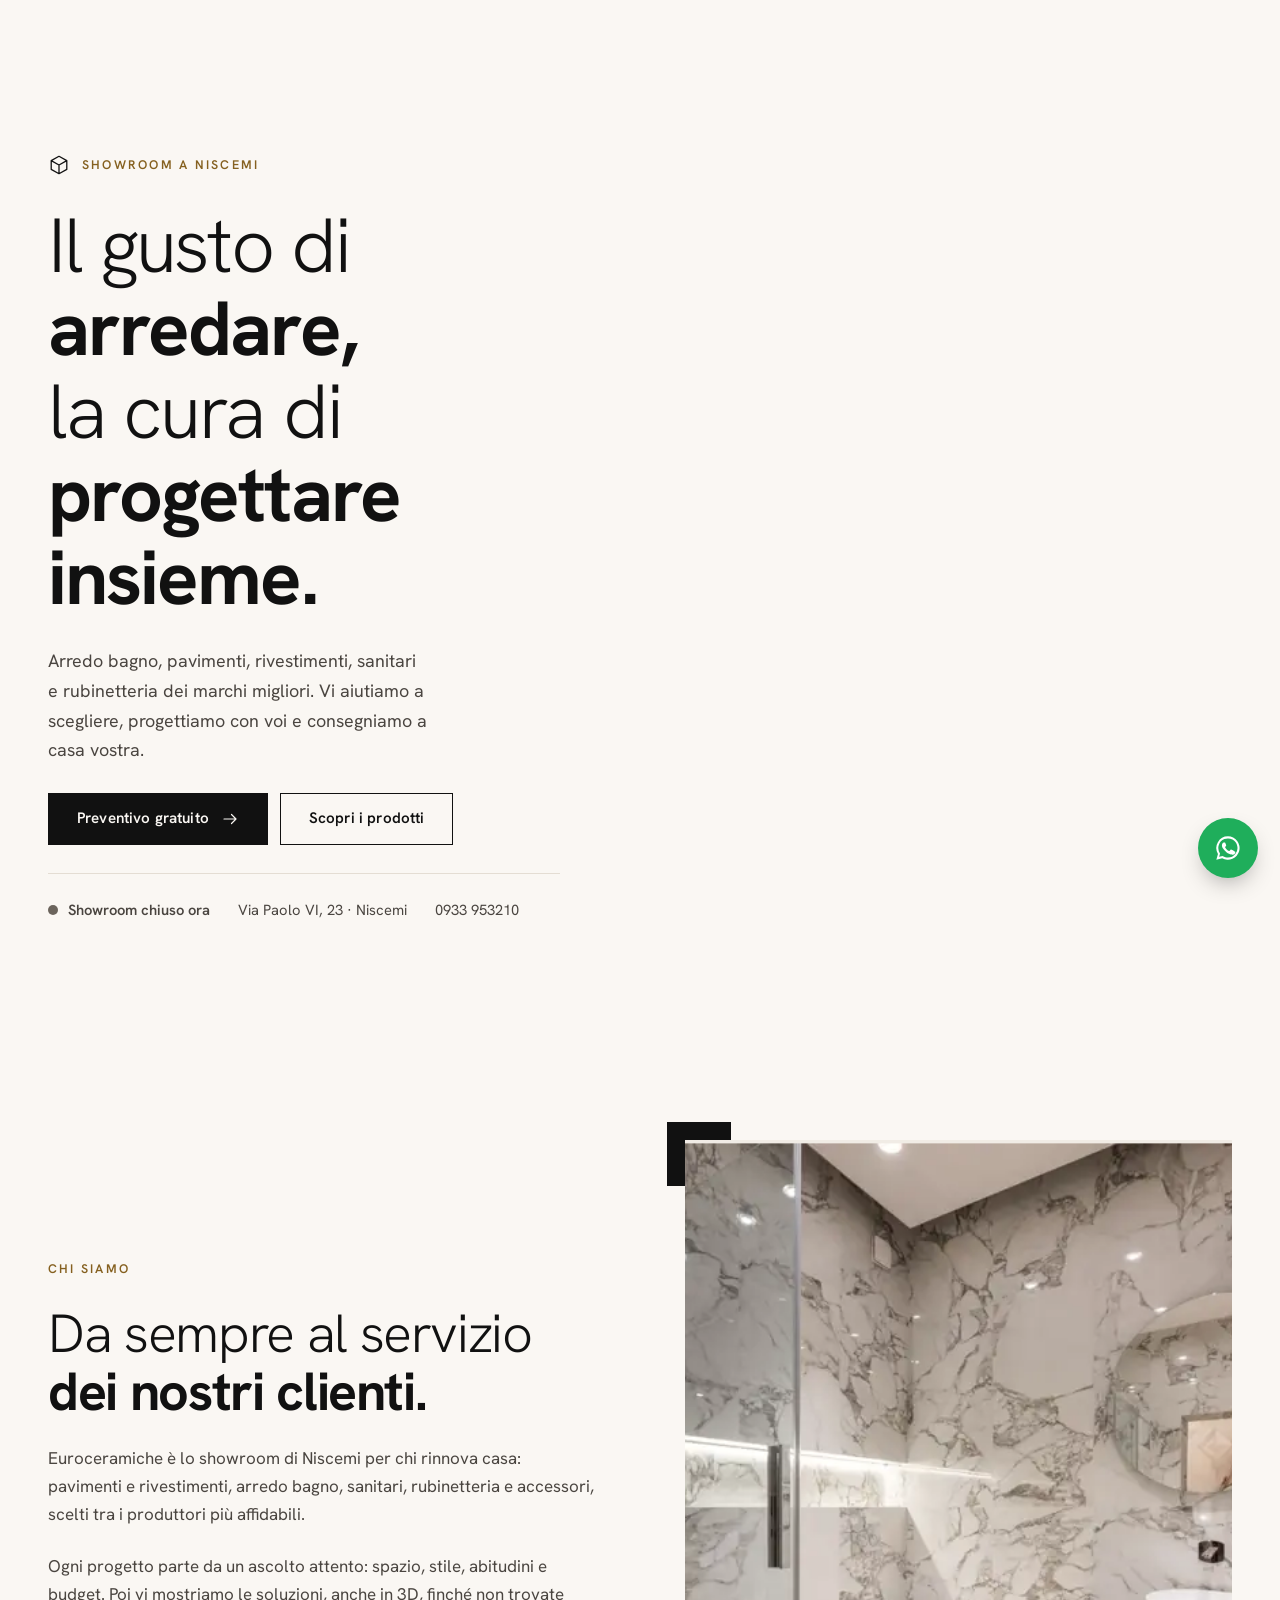
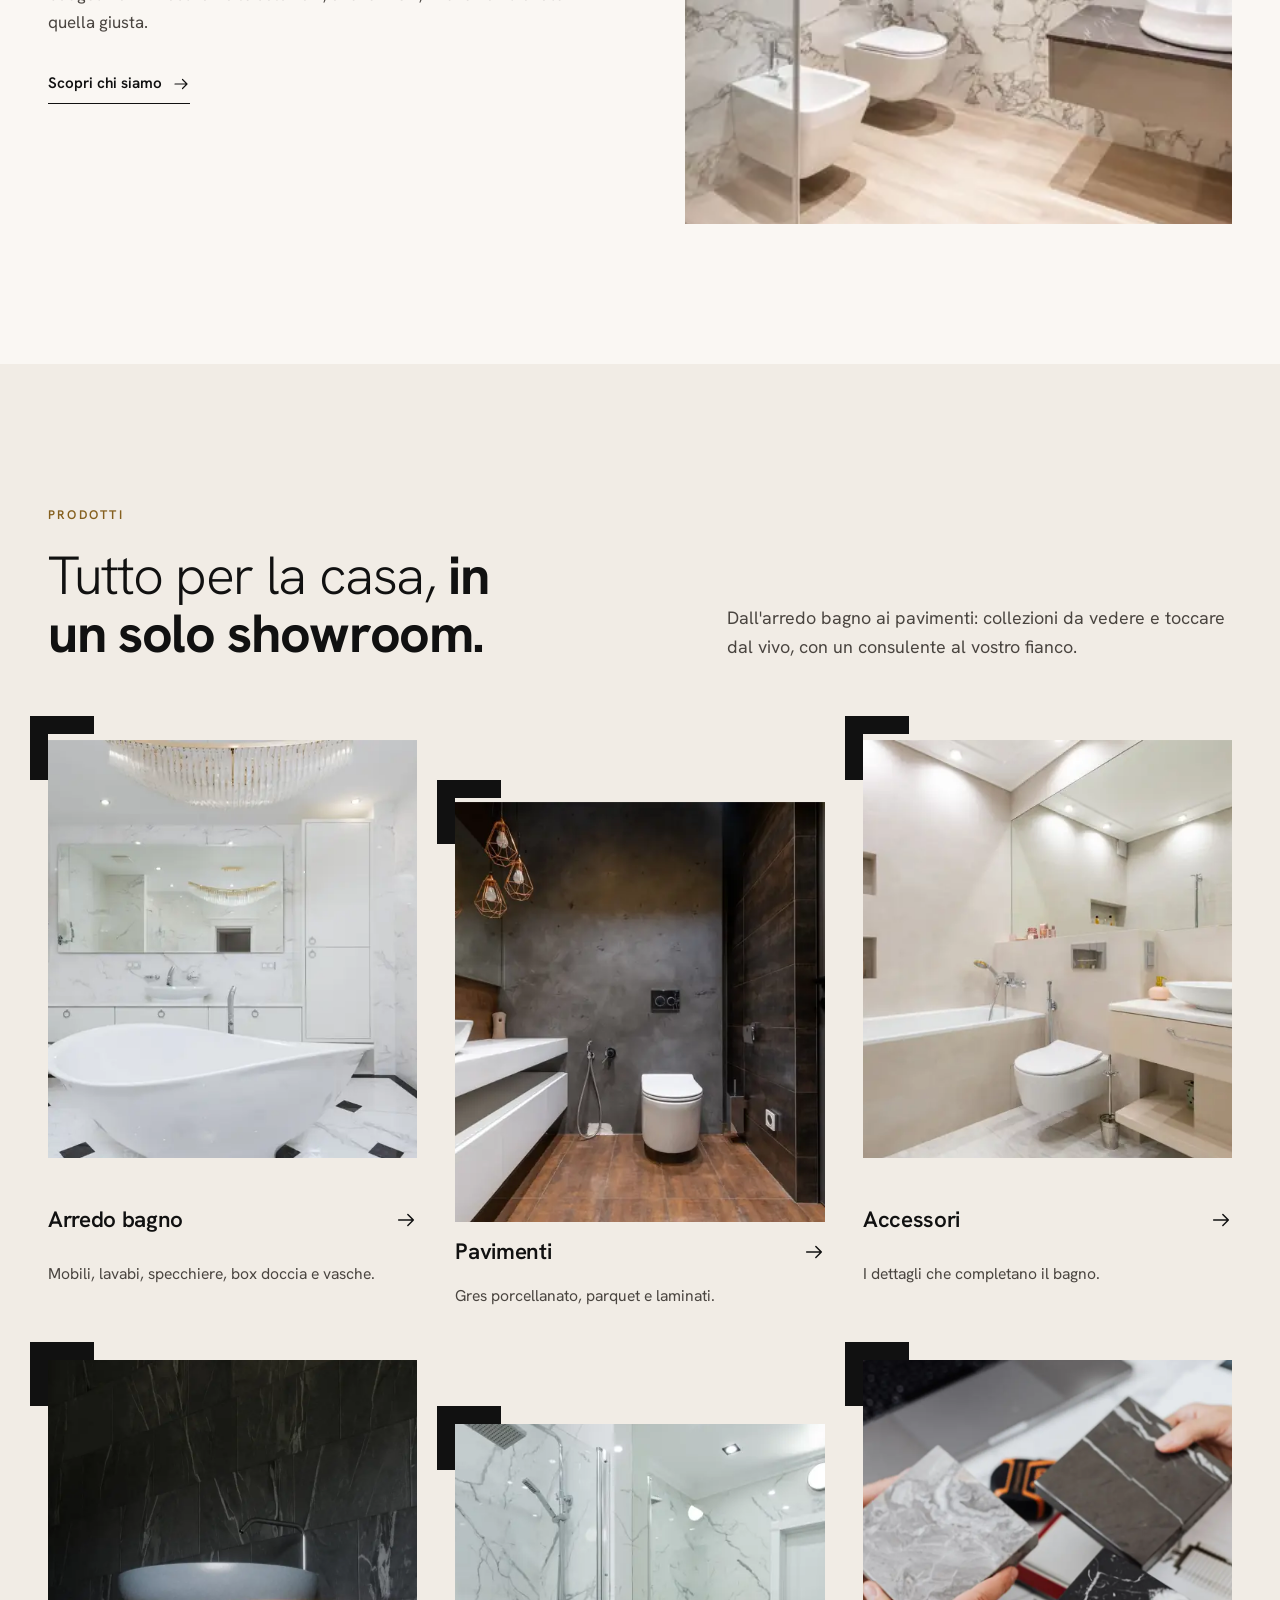
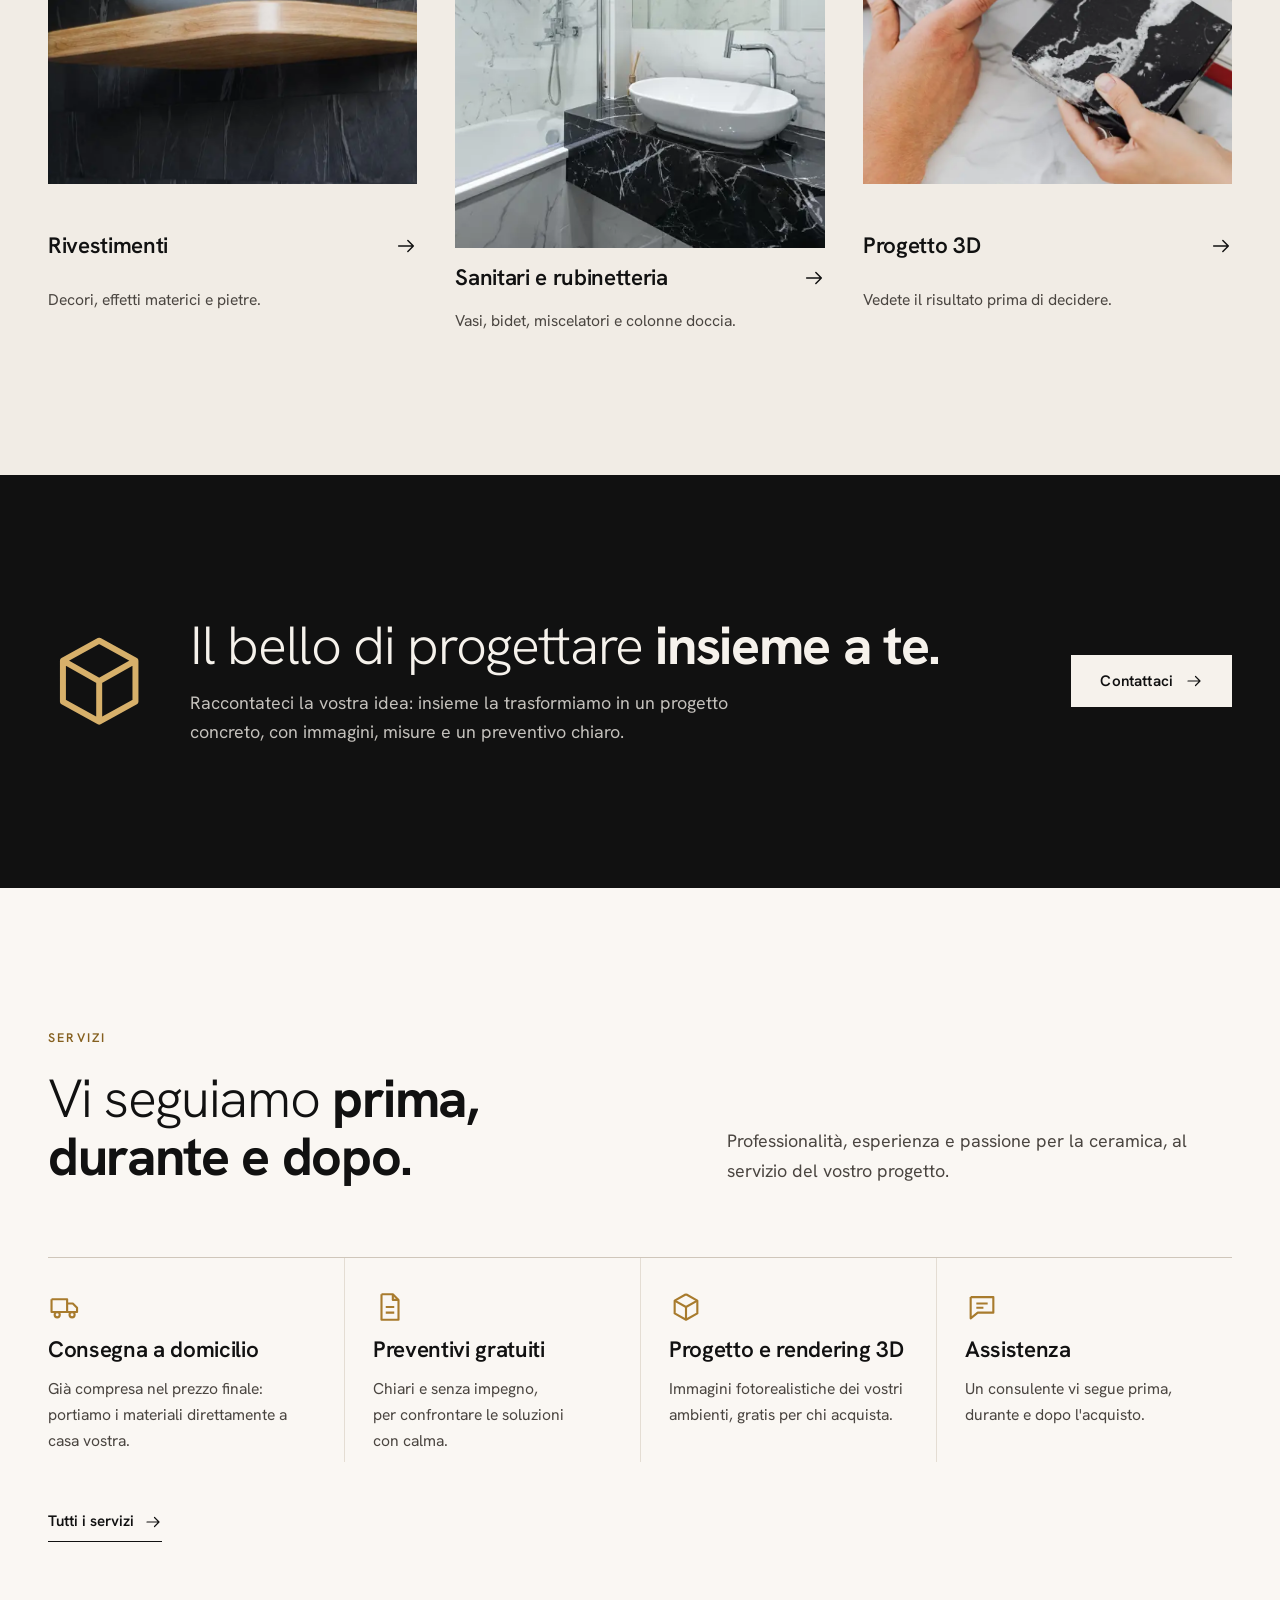
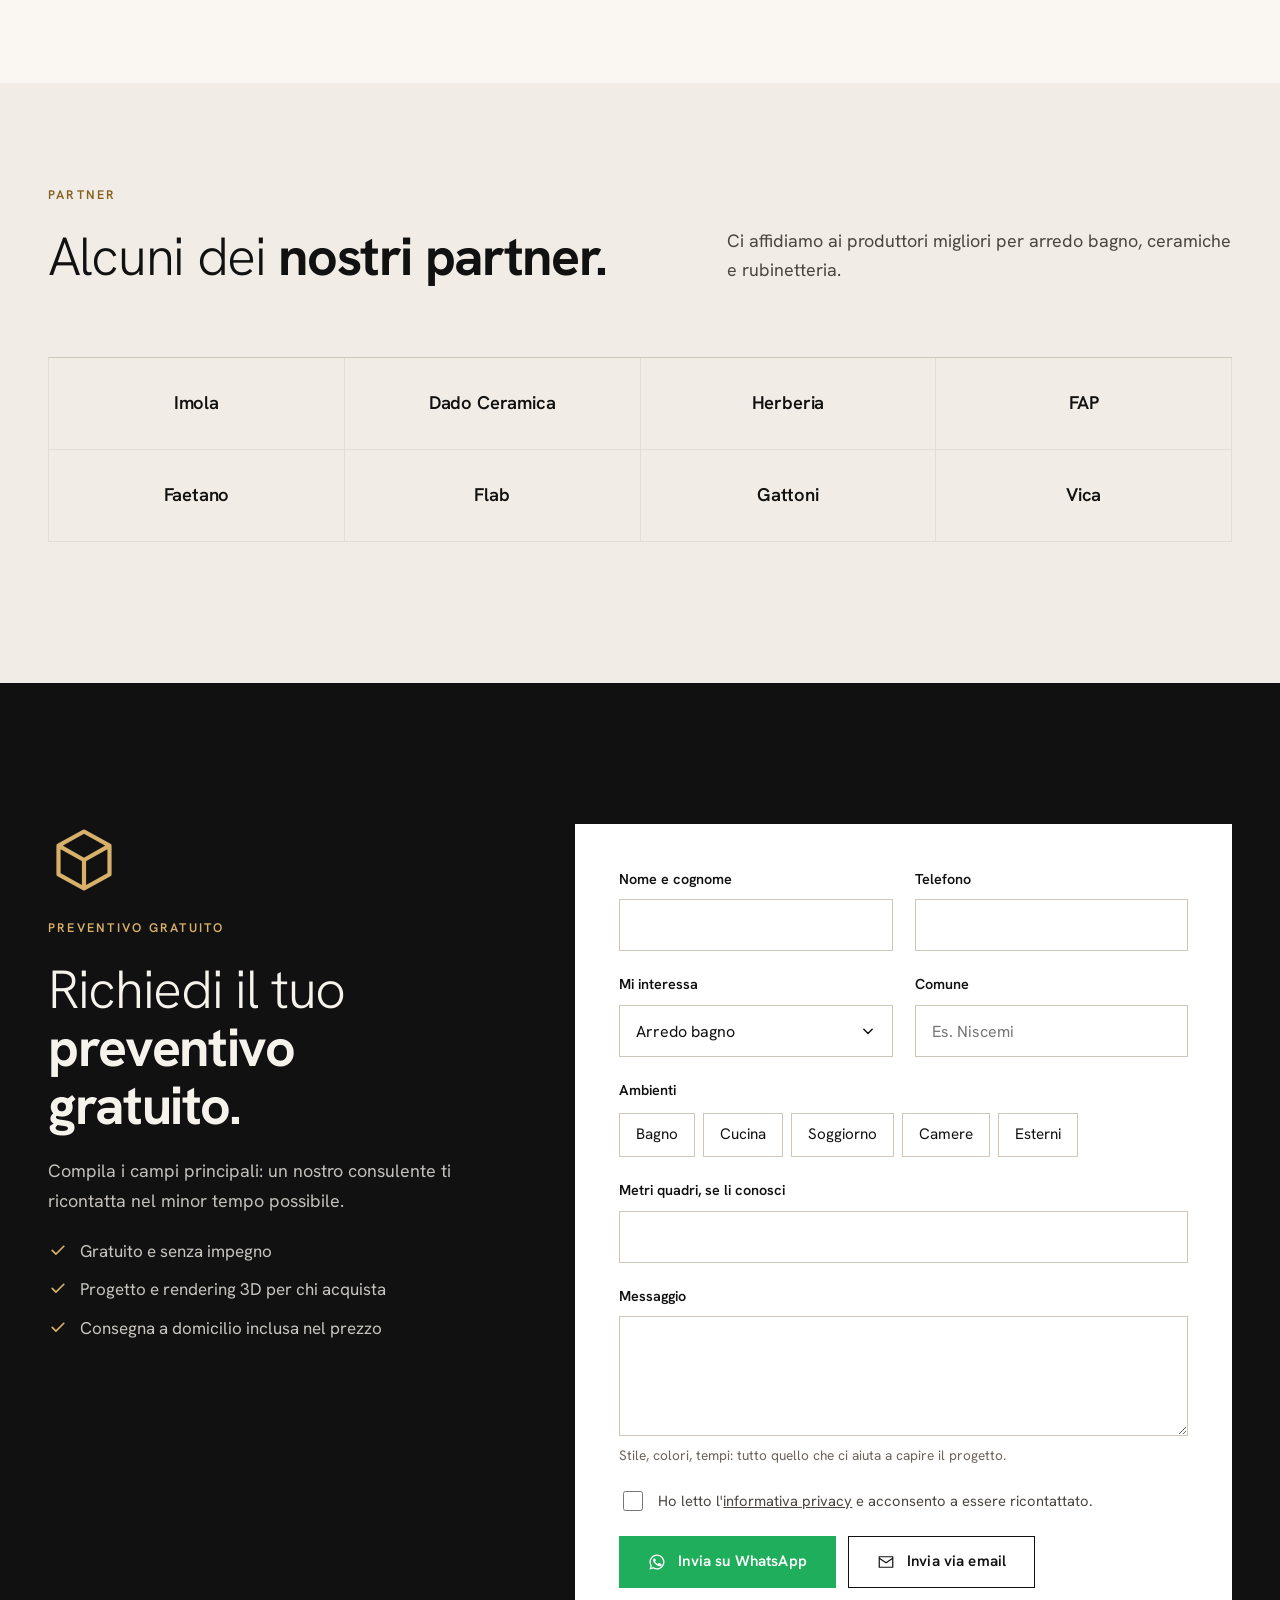
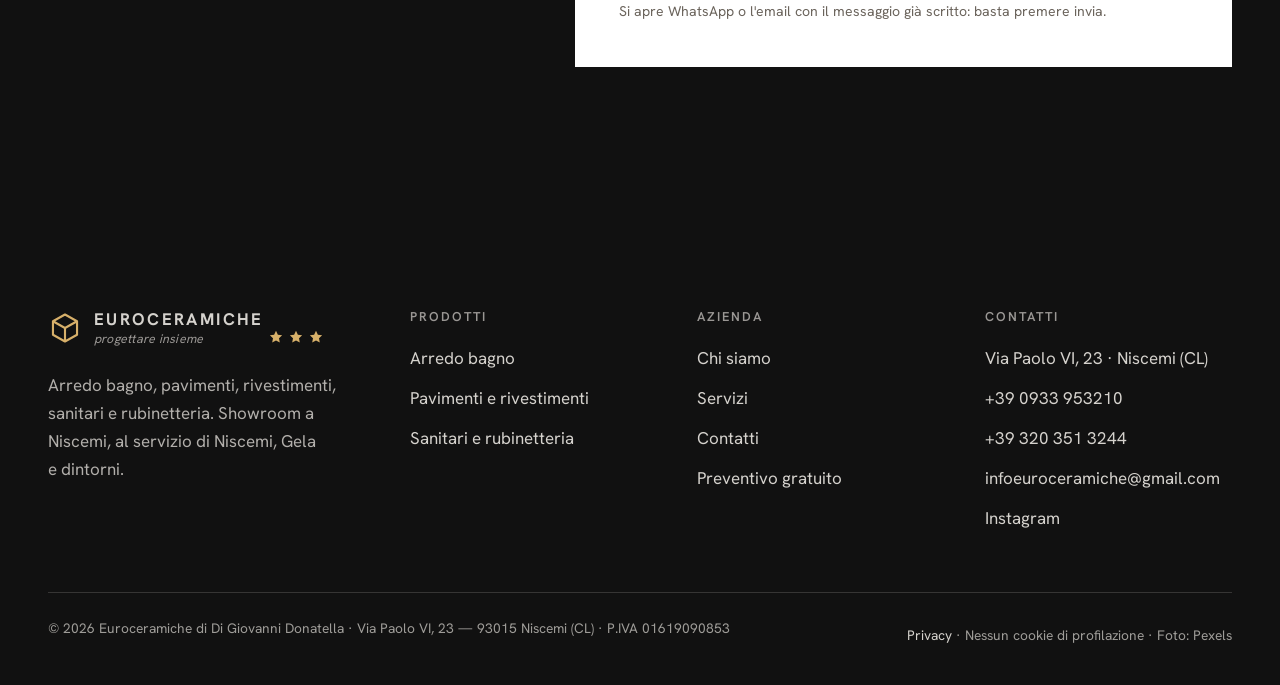
<file: index.html>
<!doctype html>
<html lang="it">
<head>
<meta charset="utf-8">
<meta name="viewport" content="width=device-width, initial-scale=1, viewport-fit=cover">
<title>Euroceramiche Niscemi — Arredo bagno, pavimenti, rivestimenti e rubinetteria</title>
<meta name="description" content="Showroom Euroceramiche in Via Paolo VI a Niscemi: arredo bagno, pavimenti, rivestimenti, sanitari e rubinetteria. Preventivi e rendering 3D gratuiti, consegna a domicilio inclusa.">
<meta name="theme-color" content="#faf7f3">
<meta property="og:type" content="website">
<meta property="og:locale" content="it_IT">
<meta property="og:title" content="Euroceramiche Niscemi — Arredo bagno, pavimenti, rivestimenti e rubinetteria">
<meta property="og:description" content="Showroom Euroceramiche in Via Paolo VI a Niscemi: arredo bagno, pavimenti, rivestimenti, sanitari e rubinetteria. Preventivi e rendering 3D gratuiti, consegna a domicilio inclusa.">
<meta property="og:image" content="assets/img/hero.webp">
<link rel="icon" href="data:image/svg+xml,<svg xmlns='http://www.w3.org/2000/svg' viewBox='0 0 24 24'><rect width='24' height='24' fill='%23111'/><path d='M12 4l7 3.9v8.2L12 20l-7-3.9V7.9z M5 7.9L12 12l7-4.1 M12 12v8' fill='none' stroke='%23d7b06a' stroke-width='1.4' stroke-linejoin='round'/></svg>">
<link rel="preload" href="assets/fonts/hanken-grotesk.woff2" as="font" type="font/woff2" crossorigin>
<link rel="stylesheet" href="assets/css/site.css">
<script type="application/ld+json">
{"@context":"https://schema.org","@type":"HomeGoodsStore","name":"Euroceramiche","slogan":"Progettare insieme","telephone":"+39 0933 953210","email":"infoeuroceramiche@gmail.com","vatID":"IT01619090853","image":"assets/img/hero.webp",
"address":{"@type":"PostalAddress","streetAddress":"Via Paolo VI, 23","addressLocality":"Niscemi","postalCode":"93015","addressRegion":"CL","addressCountry":"IT"},
"areaServed":["Niscemi","Gela"],"sameAs":["https://www.instagram.com/euroceramicheniscemi/"],
"openingHoursSpecification":[{"@type":"OpeningHoursSpecification","dayOfWeek":["Monday","Tuesday","Wednesday","Thursday","Friday","Saturday"],"opens":"08:00","closes":"13:00"},{"@type":"OpeningHoursSpecification","dayOfWeek":["Monday","Tuesday","Wednesday","Thursday","Friday"],"opens":"15:00","closes":"20:00"},{"@type":"OpeningHoursSpecification","dayOfWeek":"Saturday","opens":"15:00","closes":"19:00"}]}
</script>
</head>
<body>
<script>(function(d){d.classList.add('js');try{if(sessionStorage.getItem('ec-splash')||matchMedia('(prefers-reduced-motion: reduce)').matches)d.classList.add('splash-done');else sessionStorage.setItem('ec-splash','1')}catch(e){}})(document.documentElement)</script>
<div class="splash" aria-hidden="true"><div class="splash-in"><svg class="splash-cube" viewBox="0 0 24 24"><path d="M12 2.5l8.5 4.7v9.6L12 21.5l-8.5-4.7V7.2z M3.5 7.2L12 12l8.5-4.8 M12 12v9.5" fill="none" stroke="currentColor" stroke-width="1.1" stroke-linejoin="round"/></svg><p class="splash-name">EUROCERAMICHE</p><p class="splash-tag">progettiamo insieme</p></div></div>
<a class="skip" href="#main">Vai al contenuto</a>
<header class="header">
  <div class="wrap">
    <a class="logo" href="index.html" aria-label="Euroceramiche — Home"><svg viewBox="0 0 24 24" aria-hidden="true"><path d="M12 2.5l8.5 4.7v9.6L12 21.5l-8.5-4.7V7.2z M3.5 7.2L12 12l8.5-4.8 M12 12v9.5" fill="none" stroke="currentColor" stroke-width="1.5" stroke-linejoin="round"/></svg><span><b>EUROCERAMICHE</b><small>progettare insieme</small></span></a>
    <nav class="nav" id="nav" aria-label="Principale">
      <a href="chi-siamo.html">Chi siamo</a><a href="arredo-bagno.html">Arredo bagno</a><a href="pavimenti-rivestimenti.html">Pavimenti e rivestimenti</a><a href="sanitari-rubinetteria.html">Sanitari e rubinetteria</a><a href="servizi.html">Servizi</a><a href="contatti.html">Contatti</a>
      <a class="btn" href="contatti.html#preventivo">Preventivo gratuito</a>
    </nav>
    <a class="btn" href="contatti.html#preventivo">Preventivo gratuito</a>
    <button class="menu-btn" type="button" aria-expanded="false" aria-controls="nav" aria-label="Apri il menu">
      <svg viewBox="0 0 24 24" aria-hidden="true" fill="none" stroke="currentColor" stroke-width="1.6" stroke-linecap="round"><path class="l1" d="M3 8.5h18"/><path class="l2" d="M3 15.5h18"/></svg>
    </button>
  </div>
</header>
<main id="main">
  <section class="hero" aria-label="Benvenuti">
    <div class="hero-text">
      <span class="eyebrow" data-reveal><svg class="cube" viewBox="0 0 24 24" aria-hidden="true"><path d="M12 2.5l8.5 4.7v9.6L12 21.5l-8.5-4.7V7.2z M3.5 7.2L12 12l8.5-4.8 M12 12v9.5" fill="none" stroke="currentColor" stroke-width="1.4" stroke-linejoin="round"/></svg> Showroom a Niscemi</span>
      <h1 data-reveal style="--i:1">Il gusto di <strong>arredare,</strong> la cura di <strong>progettare insieme.</strong></h1>
      <p class="lead" data-reveal style="--i:2">Arredo bagno, pavimenti, rivestimenti, sanitari e rubinetteria dei marchi migliori. Vi aiutiamo a scegliere, progettiamo con voi e consegniamo a casa vostra.</p>
      <div class="hero-cta" data-reveal style="--i:3">
        <a class="btn" href="contatti.html#preventivo">Preventivo gratuito <svg viewBox="0 0 24 24" aria-hidden="true"><path d="M4 12h16M14 6l6 6-6 6" fill="none" stroke="currentColor" stroke-width="1.6" stroke-linecap="round" stroke-linejoin="round"/></svg></a>
        <a class="btn btn--line" href="#prodotti">Scopri i prodotti</a>
      </div>
      <div class="hero-meta" data-reveal style="--i:4">
        <span class="status" data-status><i></i><span>Orari showroom</span></span>
        <a href="contatti.html">Via Paolo VI, 23 · Niscemi</a>
        <a href="tel:+390933953210" data-tel="phone">0933 953210</a>
      </div>
    </div>
    <div class="slides" data-slider aria-roledescription="carosello" aria-label="Le nostre collezioni">
      <figure class="slide is-active" aria-roledescription="diapositiva" aria-label="1 di 3"><img src="assets/img/hero.webp" alt="Bagno con rivestimenti in marmo e vasca" width="1600" height="1000" fetchpriority="high"><figcaption><b>Arredo bagno</b>Mobili, sanitari e rivestimenti coordinati</figcaption></figure><figure class="slide" aria-roledescription="diapositiva" aria-label="2 di 3"><img src="assets/img/living-marmo.webp" alt="Soggiorno con parete rivestita in grandi lastre" width="1600" height="1000" loading="lazy" decoding="async"><figcaption><b>Pavimenti e rivestimenti</b>Gres, parquet, pietre e decori</figcaption></figure><figure class="slide" aria-roledescription="diapositiva" aria-label="3 di 3"><img src="assets/img/nero-marquinia.webp" alt="Lavabo su top in marmo nero con rubinetto" width="1600" height="1000" loading="lazy" decoding="async"><figcaption><b>Sanitari e rubinetteria</b>Qualità che dura nel tempo</figcaption></figure>
      <div class="slides-bars" aria-hidden="true"><i></i><i></i><i></i></div>
    </div>
  </section>

  <section class="section">
    <div class="wrap intro">
      <div class="intro-text" data-reveal>
        <span class="eyebrow">Chi siamo</span>
        <h2>Da sempre al servizio <strong>dei nostri clienti.</strong></h2>
        <p>Euroceramiche è lo showroom di Niscemi per chi rinnova casa: pavimenti e rivestimenti, arredo bagno, sanitari, rubinetteria e accessori, scelti tra i produttori più affidabili.</p>
        <p>Ogni progetto parte da un ascolto attento: spazio, stile, abitudini e budget. Poi vi mostriamo le soluzioni, anche in 3D, finché non trovate quella giusta.</p>
        <a class="more" href="chi-siamo.html">Scopri chi siamo <svg viewBox="0 0 24 24" aria-hidden="true"><path d="M4 12h16M14 6l6 6-6 6" fill="none" stroke="currentColor" stroke-width="1.6" stroke-linecap="round" stroke-linejoin="round"/></svg></a>
      </div>
      <div class="offset" data-reveal style="--i:1"><div class="frame"><img src="assets/img/bagno-marmo.webp" srcset="assets/img/bagno-marmo-800.webp 800w, assets/img/bagno-marmo.webp 1400w" sizes="(max-width: 860px) 100vw, 50vw" alt="Bagno con rivestimento in marmo e doccia in vetro" width="1400" height="934" loading="lazy" decoding="async"></div></div>
    </div>
  </section>

  <section class="section section--muted" id="prodotti">
    <div class="wrap">
      <div class="head" data-reveal>
        <span class="eyebrow">Prodotti</span>
        <h2>Tutto per la casa, <strong>in un solo showroom.</strong></h2>
        <p class="lead">Dall'arredo bagno ai pavimenti: collezioni da vedere e toccare dal vivo, con un consulente al vostro fianco.</p>
      </div>
      <div class="cats"><a class="cat" href="arredo-bagno.html" data-reveal style="--i:0"><div class="offset"><div class="frame"><img src="assets/img/calacatta.webp" alt="Bagno con vasca freestanding e mobile sospeso" width="900" height="600" loading="lazy" decoding="async"></div></div><h3>Arredo bagno <svg viewBox="0 0 24 24" aria-hidden="true"><path d="M4 12h16M14 6l6 6-6 6" fill="none" stroke="currentColor" stroke-width="1.6" stroke-linecap="round" stroke-linejoin="round"/></svg></h3><p>Mobili, lavabi, specchiere, box doccia e vasche.</p></a><a class="cat" href="pavimenti-rivestimenti.html" data-reveal style="--i:1"><div class="offset"><div class="frame"><img src="assets/img/cemento.webp" alt="Ambiente con pavimento in gres effetto legno" width="900" height="600" loading="lazy" decoding="async"></div></div><h3>Pavimenti <svg viewBox="0 0 24 24" aria-hidden="true"><path d="M4 12h16M14 6l6 6-6 6" fill="none" stroke="currentColor" stroke-width="1.6" stroke-linecap="round" stroke-linejoin="round"/></svg></h3><p>Gres porcellanato, parquet e laminati.</p></a><a class="cat" href="arredo-bagno.html#accessori" data-reveal style="--i:2"><div class="offset"><div class="frame"><img src="assets/img/pietra-beige.webp" alt="Bagno con nicchie, accessori e luci" width="900" height="600" loading="lazy" decoding="async"></div></div><h3>Accessori <svg viewBox="0 0 24 24" aria-hidden="true"><path d="M4 12h16M14 6l6 6-6 6" fill="none" stroke="currentColor" stroke-width="1.6" stroke-linecap="round" stroke-linejoin="round"/></svg></h3><p>I dettagli che completano il bagno.</p></a><a class="cat" href="pavimenti-rivestimenti.html#rivestimenti" data-reveal style="--i:0"><div class="offset"><div class="frame"><img src="assets/img/pietra-lavica.webp" alt="Parete rivestita in pietra scura" width="900" height="600" loading="lazy" decoding="async"></div></div><h3>Rivestimenti <svg viewBox="0 0 24 24" aria-hidden="true"><path d="M4 12h16M14 6l6 6-6 6" fill="none" stroke="currentColor" stroke-width="1.6" stroke-linecap="round" stroke-linejoin="round"/></svg></h3><p>Decori, effetti materici e pietre.</p></a><a class="cat" href="sanitari-rubinetteria.html" data-reveal style="--i:1"><div class="offset"><div class="frame"><img src="assets/img/nero-marquinia.webp" alt="Lavabo e rubinetto su top in marmo nero" width="900" height="600" loading="lazy" decoding="async"></div></div><h3>Sanitari e rubinetteria <svg viewBox="0 0 24 24" aria-hidden="true"><path d="M4 12h16M14 6l6 6-6 6" fill="none" stroke="currentColor" stroke-width="1.6" stroke-linecap="round" stroke-linejoin="round"/></svg></h3><p>Vasi, bidet, miscelatori e colonne doccia.</p></a><a class="cat" href="servizi.html" data-reveal style="--i:2"><div class="offset"><div class="frame"><img src="assets/img/campioni.webp" alt="Mani che confrontano campioni di materiali" width="900" height="600" loading="lazy" decoding="async"></div></div><h3>Progetto 3D <svg viewBox="0 0 24 24" aria-hidden="true"><path d="M4 12h16M14 6l6 6-6 6" fill="none" stroke="currentColor" stroke-width="1.6" stroke-linecap="round" stroke-linejoin="round"/></svg></h3><p>Vedete il risultato prima di decidere.</p></a></div>
    </div>
  </section>

<section class="section section--dark">
    <div class="wrap band" data-reveal>
      <svg class="cube" viewBox="0 0 24 24" aria-hidden="true"><path d="M12 2.5l8.5 4.7v9.6L12 21.5l-8.5-4.7V7.2z M3.5 7.2L12 12l8.5-4.8 M12 12v9.5" fill="none" stroke="currentColor" stroke-width="1.4" stroke-linejoin="round"/></svg>
      <div><h2>Il bello di progettare <strong>insieme a te.</strong></h2><p class="lead" style="margin-top:14px">Raccontateci la vostra idea: insieme la trasformiamo in un progetto concreto, con immagini, misure e un preventivo chiaro.</p></div>
      <a class="btn btn--light" href="contatti.html#preventivo">Contattaci <svg viewBox="0 0 24 24" aria-hidden="true"><path d="M4 12h16M14 6l6 6-6 6" fill="none" stroke="currentColor" stroke-width="1.6" stroke-linecap="round" stroke-linejoin="round"/></svg></a>
    </div>
  </section>

  <section class="section">
    <div class="wrap">
      <div class="head" data-reveal>
        <span class="eyebrow">Servizi</span>
        <h2>Vi seguiamo <strong>prima, durante e dopo.</strong></h2>
        <p class="lead">Professionalità, esperienza e passione per la ceramica, al servizio del vostro progetto.</p>
      </div>
      <div class="services">
        <div class="service" data-reveal><svg viewBox="0 0 24 24" aria-hidden="true"><g fill="none" stroke="currentColor" stroke-width="1.5" stroke-linejoin="round"><path d="M2.5 6.5h11v9h-11zM13.5 9.5h4l3 3v3h-7"/><circle cx="6.5" cy="17.5" r="1.8"/><circle cx="17" cy="17.5" r="1.8"/></g></svg><h3>Consegna a domicilio</h3><p>Già compresa nel prezzo finale: portiamo i materiali direttamente a casa vostra.</p></div>
        <div class="service" data-reveal style="--i:1"><svg viewBox="0 0 24 24" aria-hidden="true"><g fill="none" stroke="currentColor" stroke-width="1.5" stroke-linejoin="round"><path d="M6 3h8l4 4v14H6z"/><path d="M14 3v4h4M9 12h6M9 16h6"/></g></svg><h3>Preventivi gratuiti</h3><p>Chiari e senza impegno, per confrontare le soluzioni con calma.</p></div>
        <div class="service" data-reveal style="--i:2"><svg viewBox="0 0 24 24" aria-hidden="true"><g fill="none" stroke="currentColor" stroke-width="1.5" stroke-linejoin="round"><path d="M12 3l8 4.5v9L12 21l-8-4.5v-9z"/><path d="M4 7.5l8 4.5 8-4.5M12 12v9"/></g></svg><h3>Progetto e rendering 3D</h3><p>Immagini fotorealistiche dei vostri ambienti, gratis per chi acquista.</p></div>
        <div class="service" data-reveal style="--i:3"><svg viewBox="0 0 24 24" aria-hidden="true"><g fill="none" stroke="currentColor" stroke-width="1.5" stroke-linejoin="round"><path d="M4 5h16v11H9l-5 4z"/><path d="M8 9.5h8M8 12.5h5"/></g></svg><h3>Assistenza</h3><p>Un consulente vi segue prima, durante e dopo l'acquisto.</p></div>
      </div>
      <p style="margin-top:36px" data-reveal><a class="more" href="servizi.html">Tutti i servizi <svg viewBox="0 0 24 24" aria-hidden="true"><path d="M4 12h16M14 6l6 6-6 6" fill="none" stroke="currentColor" stroke-width="1.6" stroke-linecap="round" stroke-linejoin="round"/></svg></a></p>
    </div>
  </section>

  <section class="section section--muted" style="padding-top:clamp(64px,8vw,104px)">
    <div class="wrap">
      <div class="head" data-reveal>
        <span class="eyebrow">Partner</span>
        <h2>Alcuni dei <strong>nostri partner.</strong></h2>
        <p class="lead">Ci affidiamo ai produttori migliori per arredo bagno, ceramiche e rubinetteria.</p>
      </div>
      <div data-reveal><ul class="brands"><li>Imola</li><li>Dado Ceramica</li><li>Herberia</li><li>FAP</li><li>Faetano</li><li>Flab</li><li>Gattoni</li><li>Vica</li></ul></div>
    </div>
  </section>

<section class="section section--dark" id="preventivo">
    <div class="wrap quote">
      <div class="quote-aside" data-reveal>
        <svg class="cube" viewBox="0 0 24 24" aria-hidden="true"><path d="M12 2.5l8.5 4.7v9.6L12 21.5l-8.5-4.7V7.2z M3.5 7.2L12 12l8.5-4.8 M12 12v9.5" fill="none" stroke="currentColor" stroke-width="1.4" stroke-linejoin="round"/></svg>
        <span class="eyebrow">Preventivo gratuito</span>
        <h2>Richiedi il tuo <strong>preventivo gratuito.</strong></h2>
        <p class="lead">Compila i campi principali: un nostro consulente ti ricontatta nel minor tempo possibile.</p>
        <ul>
          <li><svg viewBox="0 0 24 24" aria-hidden="true"><path d="M5 12.5l4.5 4.5L19 7.5" fill="none" stroke="currentColor" stroke-width="2" stroke-linecap="round" stroke-linejoin="round"/></svg> Gratuito e senza impegno</li>
          <li><svg viewBox="0 0 24 24" aria-hidden="true"><path d="M5 12.5l4.5 4.5L19 7.5" fill="none" stroke="currentColor" stroke-width="2" stroke-linecap="round" stroke-linejoin="round"/></svg> Progetto e rendering 3D per chi acquista</li>
          <li><svg viewBox="0 0 24 24" aria-hidden="true"><path d="M5 12.5l4.5 4.5L19 7.5" fill="none" stroke="currentColor" stroke-width="2" stroke-linecap="round" stroke-linejoin="round"/></svg> Consegna a domicilio inclusa nel prezzo</li>
        </ul>
      </div>
      <form class="form" data-quote-form novalidate data-reveal style="--i:1">
        <div class="form-row">
          <div class="field"><label for="q-nome">Nome e cognome</label><input id="q-nome" name="nome" autocomplete="name" required aria-describedby="e-nome"><span class="error" id="e-nome">Inserisci il tuo nome.</span></div>
          <div class="field"><label for="q-tel">Telefono</label><input id="q-tel" name="telefono" type="tel" inputmode="tel" autocomplete="tel" required aria-describedby="e-tel"><span class="error" id="e-tel">Inserisci un numero di telefono valido.</span></div>
        </div>
        <div class="form-row">
          <div class="field"><label for="q-interesse">Mi interessa</label><select id="q-interesse" name="interesse"><option>Arredo bagno</option><option>Pavimenti</option><option>Rivestimenti</option><option>Sanitari e rubinetteria</option><option>Accessori</option><option>Progetto e rendering 3D</option><option>Ristrutturazione completa</option></select></div>
          <div class="field"><label for="q-comune">Comune</label><input id="q-comune" name="comune" autocomplete="address-level2" placeholder="Es. Niscemi"></div>
        </div>
        <fieldset><legend class="legend">Ambienti</legend><div class="choices"><label class="choice"><input type="checkbox" name="ambienti" value="Bagno"><span>Bagno</span></label><label class="choice"><input type="checkbox" name="ambienti" value="Cucina"><span>Cucina</span></label><label class="choice"><input type="checkbox" name="ambienti" value="Soggiorno"><span>Soggiorno</span></label><label class="choice"><input type="checkbox" name="ambienti" value="Camere"><span>Camere</span></label><label class="choice"><input type="checkbox" name="ambienti" value="Esterni"><span>Esterni</span></label></div></fieldset>
        <div class="field"><label for="q-mq">Metri quadri, se li conosci</label><input id="q-mq" name="mq" inputmode="decimal"></div>
        <div class="field"><label for="q-msg">Messaggio</label><textarea id="q-msg" name="messaggio" aria-describedby="h-msg"></textarea><span class="hint" id="h-msg">Stile, colori, tempi: tutto quello che ci aiuta a capire il progetto.</span></div>
        <div class="consent-wrap"><label class="consent"><input type="checkbox" name="privacy" required aria-describedby="e-priv"> <span>Ho letto l'<a href="privacy.html">informativa privacy</a> e acconsento a essere ricontattato.</span></label><span class="error" id="e-priv">Serve il consenso per poterti ricontattare.</span></div>
        <div class="submit">
          <button class="btn btn--wa" type="submit" value="whatsapp"><svg viewBox="0 0 24 24" aria-hidden="true"><path fill="currentColor" d="M12 2a10 10 0 0 0-8.6 15.1L2 22l5-1.3A10 10 0 1 0 12 2zm0 18.2c-1.5 0-3-.4-4.3-1.2l-.3-.2-3 .8.8-2.9-.2-.3A8.2 8.2 0 1 1 12 20.2zm4.5-6.1c-.2-.1-1.5-.7-1.7-.8-.2-.1-.4-.1-.6.1l-.8 1c-.1.2-.3.2-.5.1-.7-.3-1.4-.7-2-1.3-.5-.5-1-1.1-1.3-1.7-.1-.2 0-.4.1-.5l.4-.5.3-.5v-.5l-.8-1.9c-.2-.5-.4-.4-.6-.4h-.5a1 1 0 0 0-.7.3c-.3.3-1 1-1 2.3s1 2.7 1.2 2.9c.1.2 2 3.1 4.9 4.3 1.8.7 2.5.8 3.4.7.6-.1 1.5-.6 1.8-1.2.2-.6.2-1.1.1-1.2l-.5-.3z"/></svg> Invia su WhatsApp</button>
          <button class="btn btn--line" type="submit" value="email"><svg viewBox="0 0 24 24" aria-hidden="true"><g fill="none" stroke="currentColor" stroke-width="1.6" stroke-linejoin="round"><rect x="3" y="5" width="18" height="14"/><path d="M3 7l9 6 9-6"/></g></svg> Invia via email</button>
          <small>Si apre WhatsApp o l'email con il messaggio già scritto: basta premere invia.</small>
        </div>
      </form>
    </div>
  </section>
</main>
<footer class="footer">
  <div class="wrap">
    <div class="footer-grid">
      <div class="footer-brand">
        <a class="logo" href="index.html" aria-label="Euroceramiche — Home"><svg viewBox="0 0 24 24" aria-hidden="true"><path d="M12 2.5l8.5 4.7v9.6L12 21.5l-8.5-4.7V7.2z M3.5 7.2L12 12l8.5-4.8 M12 12v9.5" fill="none" stroke="currentColor" stroke-width="1.5" stroke-linejoin="round"/></svg><span><b>EUROCERAMICHE</b><small>progettare insieme</small></span></a>
        <div class="stars" aria-hidden="true"><svg viewBox="0 0 24 24" aria-hidden="true"><path fill="currentColor" d="M12 2.8l2.8 5.9 6.4.8-4.7 4.4 1.2 6.4L12 17.2l-5.7 3.1 1.2-6.4-4.7-4.4 6.4-.8z"/></svg><svg viewBox="0 0 24 24" aria-hidden="true"><path fill="currentColor" d="M12 2.8l2.8 5.9 6.4.8-4.7 4.4 1.2 6.4L12 17.2l-5.7 3.1 1.2-6.4-4.7-4.4 6.4-.8z"/></svg><svg viewBox="0 0 24 24" aria-hidden="true"><path fill="currentColor" d="M12 2.8l2.8 5.9 6.4.8-4.7 4.4 1.2 6.4L12 17.2l-5.7 3.1 1.2-6.4-4.7-4.4 6.4-.8z"/></svg></div>
        <p>Arredo bagno, pavimenti, rivestimenti, sanitari e rubinetteria. Showroom a Niscemi, al servizio di Niscemi, Gela e dintorni.</p>
      </div>
      <div>
        <h2>Prodotti</h2>
        <ul><li><a href="arredo-bagno.html">Arredo bagno</a></li><li><a href="pavimenti-rivestimenti.html">Pavimenti e rivestimenti</a></li><li><a href="sanitari-rubinetteria.html">Sanitari e rubinetteria</a></li></ul>
      </div>
      <div>
        <h2>Azienda</h2>
        <ul><li><a href="chi-siamo.html">Chi siamo</a></li><li><a href="servizi.html">Servizi</a></li><li><a href="contatti.html">Contatti</a></li><li><a href="contatti.html#preventivo">Preventivo gratuito</a></li></ul>
      </div>
      <div>
        <h2>Contatti</h2>
        <ul>
          <li><a href="contatti.html">Via Paolo VI, 23 · Niscemi (CL)</a></li>
          <li><a href="tel:+390933953210" data-tel="phone">+39 0933 953210</a></li>
          <li><a href="tel:+393203513244" data-tel="mobile">+39 320 351 3244</a></li>
          <li><a href="mailto:infoeuroceramiche@gmail.com" data-mail>infoeuroceramiche@gmail.com</a></li>
          <li><a href="https://www.instagram.com/euroceramicheniscemi/" target="_blank" rel="noopener">Instagram</a></li>
        </ul>
      </div>
    </div>
    <div class="footer-legal">
      <span>© <span data-year>2026</span> Euroceramiche di Di Giovanni Donatella · Via Paolo VI, 23 — 93015 Niscemi (CL) · P.IVA 01619090853</span>
      <span><a href="privacy.html">Privacy</a> · Nessun cookie di profilazione · Foto: Pexels</span>
    </div>
  </div>
</footer>
<a class="wa-float" href="https://wa.me/393203513244" data-wa="Buongiorno, vorrei qualche informazione." target="_blank" rel="noopener" aria-label="Scrivici su WhatsApp"><svg viewBox="0 0 24 24" aria-hidden="true"><path fill="currentColor" d="M12 2a10 10 0 0 0-8.6 15.1L2 22l5-1.3A10 10 0 1 0 12 2zm0 18.2c-1.5 0-3-.4-4.3-1.2l-.3-.2-3 .8.8-2.9-.2-.3A8.2 8.2 0 1 1 12 20.2zm4.5-6.1c-.2-.1-1.5-.7-1.7-.8-.2-.1-.4-.1-.6.1l-.8 1c-.1.2-.3.2-.5.1-.7-.3-1.4-.7-2-1.3-.5-.5-1-1.1-1.3-1.7-.1-.2 0-.4.1-.5l.4-.5.3-.5v-.5l-.8-1.9c-.2-.5-.4-.4-.6-.4h-.5a1 1 0 0 0-.7.3c-.3.3-1 1-1 2.3s1 2.7 1.2 2.9c.1.2 2 3.1 4.9 4.3 1.8.7 2.5.8 3.4.7.6-.1 1.5-.6 1.8-1.2.2-.6.2-1.1.1-1.2l-.5-.3z"/></svg></a>
<nav class="mbar" aria-label="Azioni rapide">
  <a href="tel:+390933953210" data-tel="phone"><svg viewBox="0 0 24 24" aria-hidden="true"><path d="M5 4h4l2 5-2.5 1.5a11 11 0 0 0 5 5L15 13l5 2v4a2 2 0 0 1-2 2A16 16 0 0 1 3 6a2 2 0 0 1 2-2" fill="none" stroke="currentColor" stroke-width="1.6" stroke-linejoin="round"/></svg> Chiama</a>
  <a class="wa" href="https://wa.me/393203513244" data-wa="Buongiorno, vorrei qualche informazione." target="_blank" rel="noopener"><svg viewBox="0 0 24 24" aria-hidden="true"><path fill="currentColor" d="M12 2a10 10 0 0 0-8.6 15.1L2 22l5-1.3A10 10 0 1 0 12 2zm0 18.2c-1.5 0-3-.4-4.3-1.2l-.3-.2-3 .8.8-2.9-.2-.3A8.2 8.2 0 1 1 12 20.2zm4.5-6.1c-.2-.1-1.5-.7-1.7-.8-.2-.1-.4-.1-.6.1l-.8 1c-.1.2-.3.2-.5.1-.7-.3-1.4-.7-2-1.3-.5-.5-1-1.1-1.3-1.7-.1-.2 0-.4.1-.5l.4-.5.3-.5v-.5l-.8-1.9c-.2-.5-.4-.4-.6-.4h-.5a1 1 0 0 0-.7.3c-.3.3-1 1-1 2.3s1 2.7 1.2 2.9c.1.2 2 3.1 4.9 4.3 1.8.7 2.5.8 3.4.7.6-.1 1.5-.6 1.8-1.2.2-.6.2-1.1.1-1.2l-.5-.3z"/></svg> WhatsApp</a>
  <a class="main" href="contatti.html#preventivo">Preventivo</a>
</nav>
<div class="toast" role="status" aria-live="polite"></div>
<script src="assets/js/site.js" defer></script>
</body>
</html>
</file>
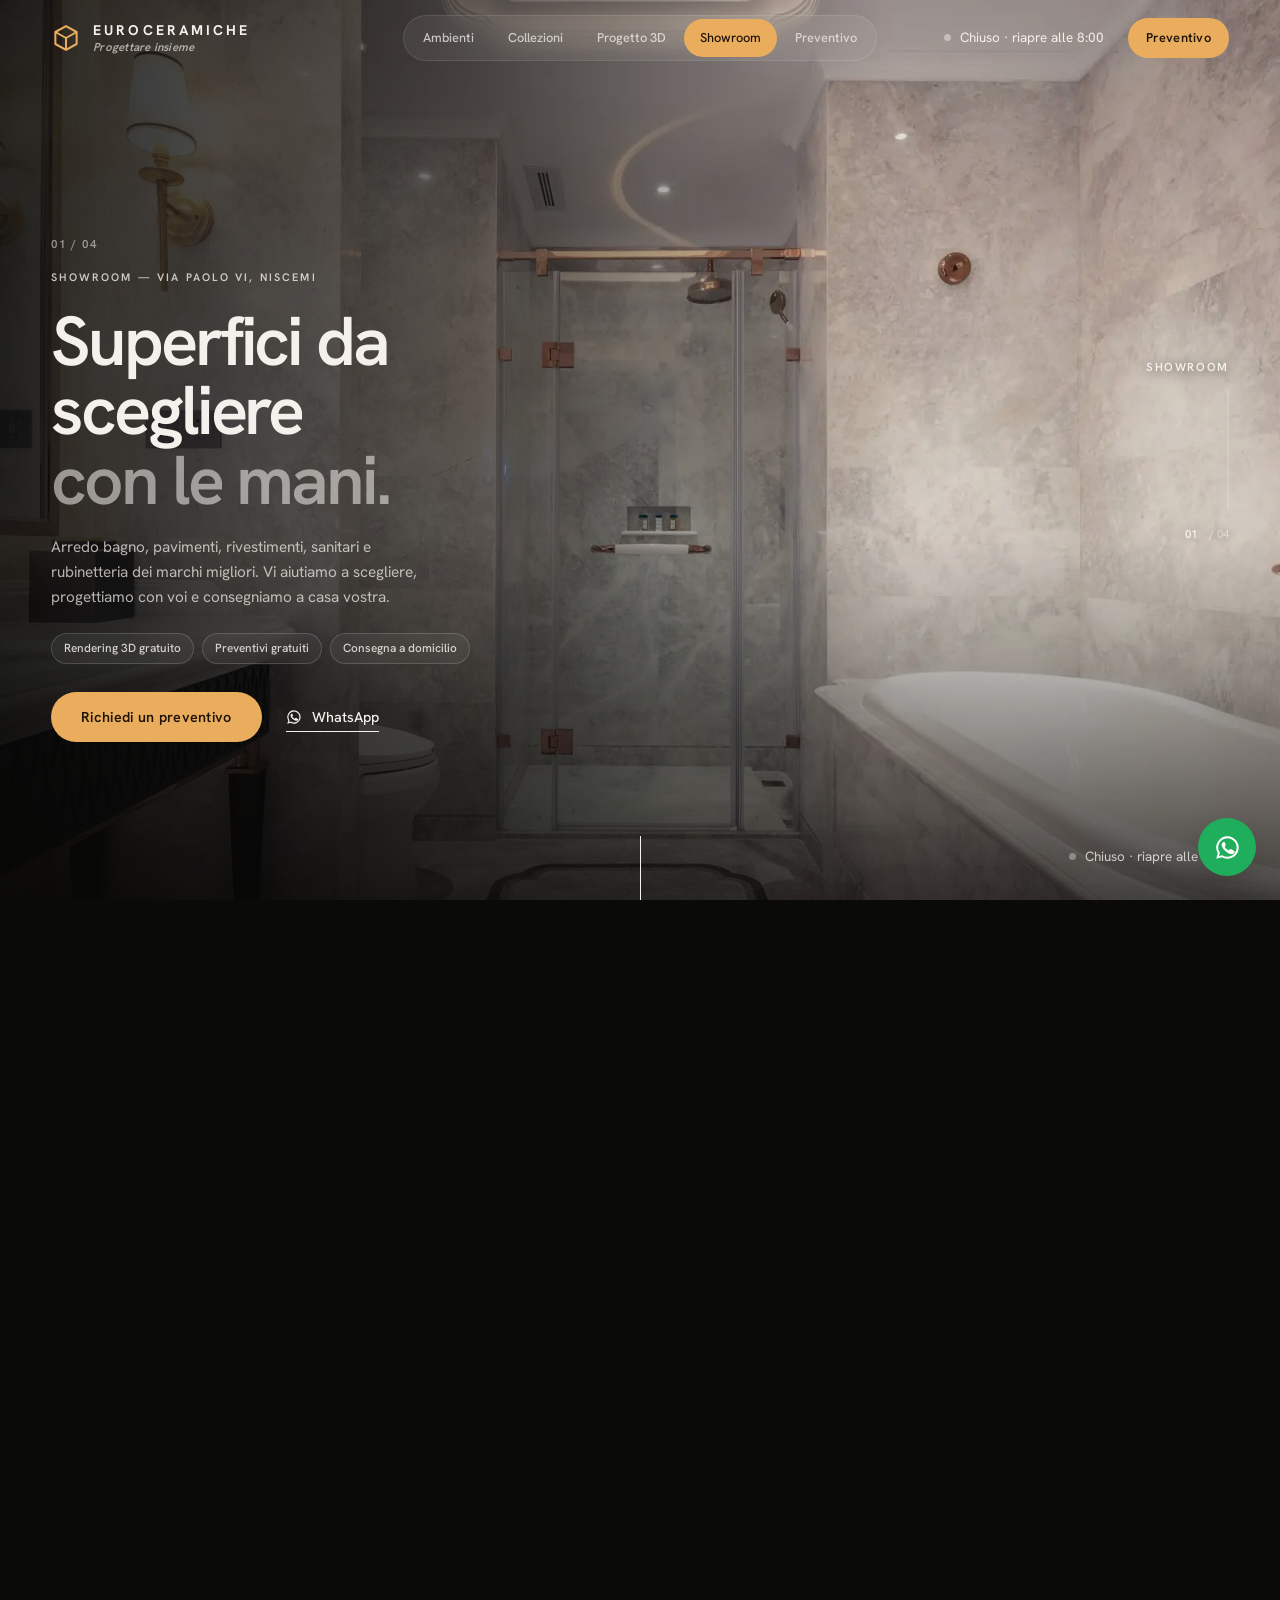
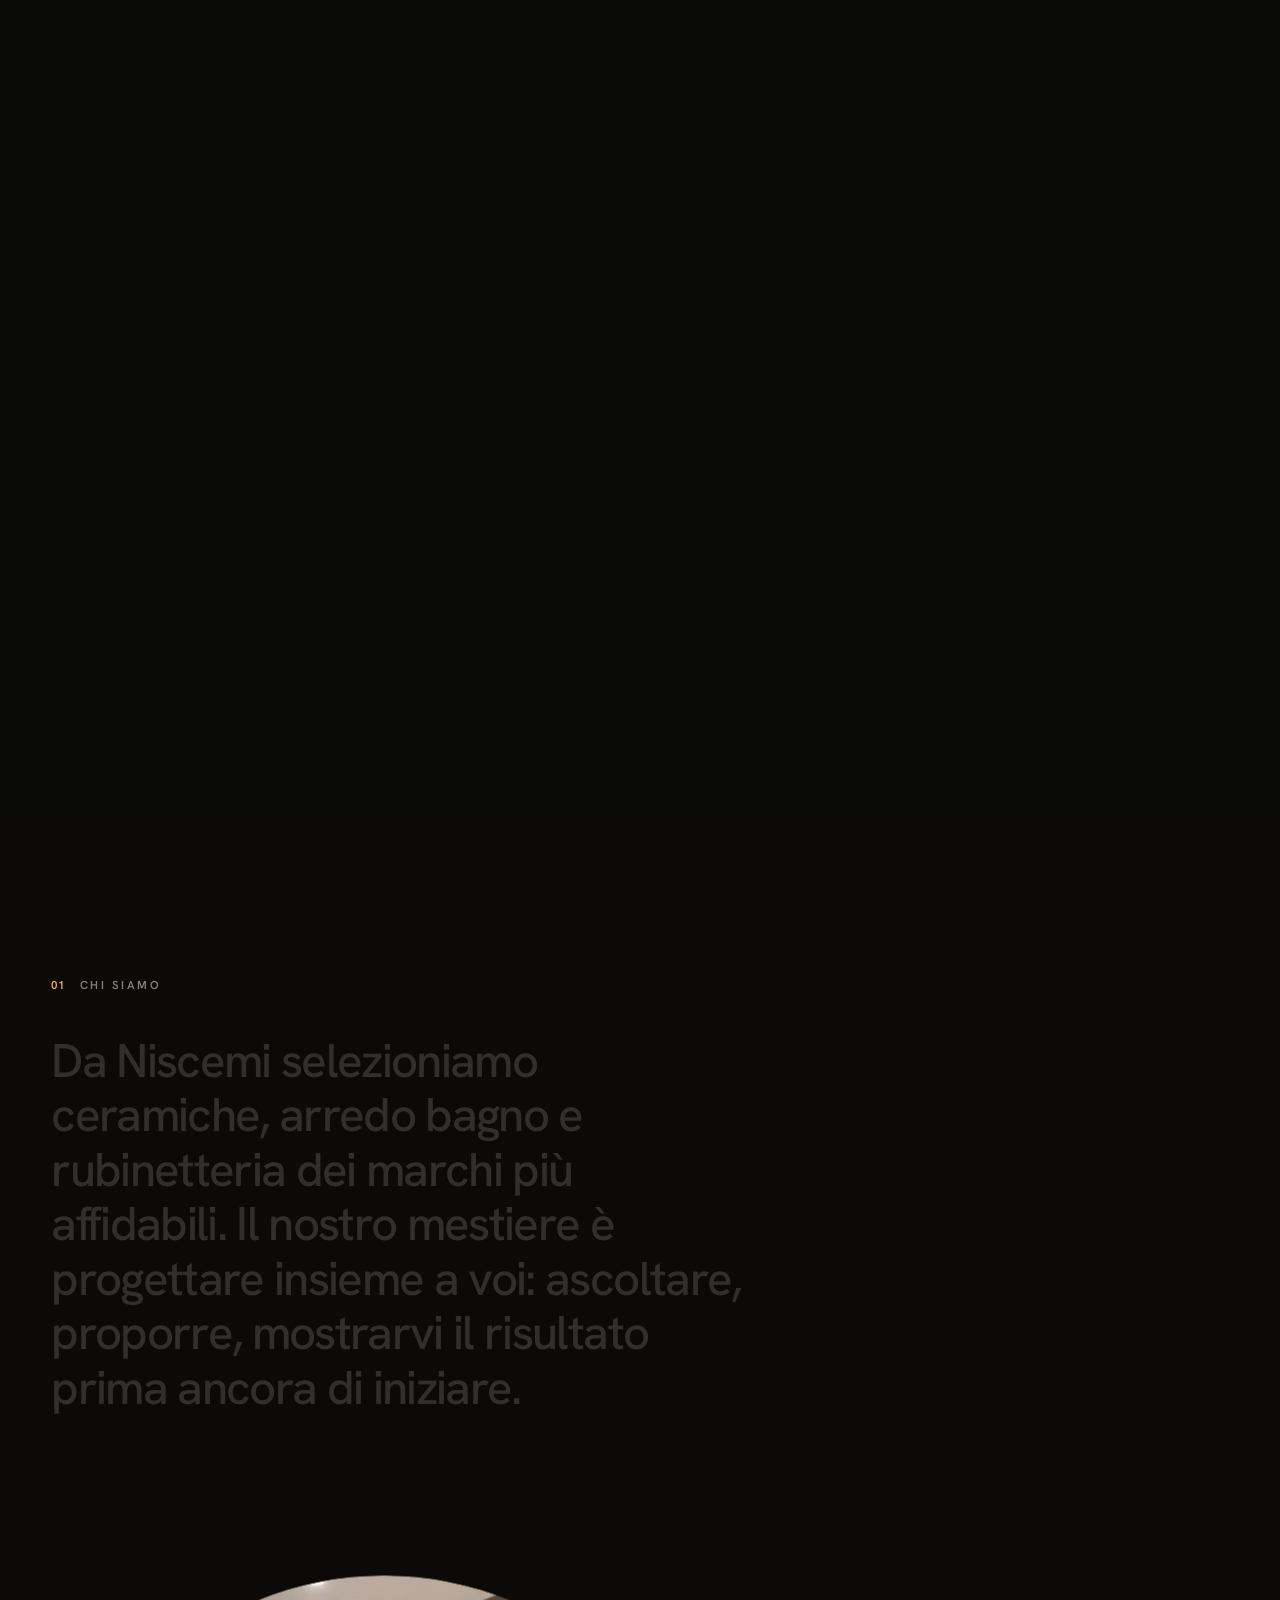
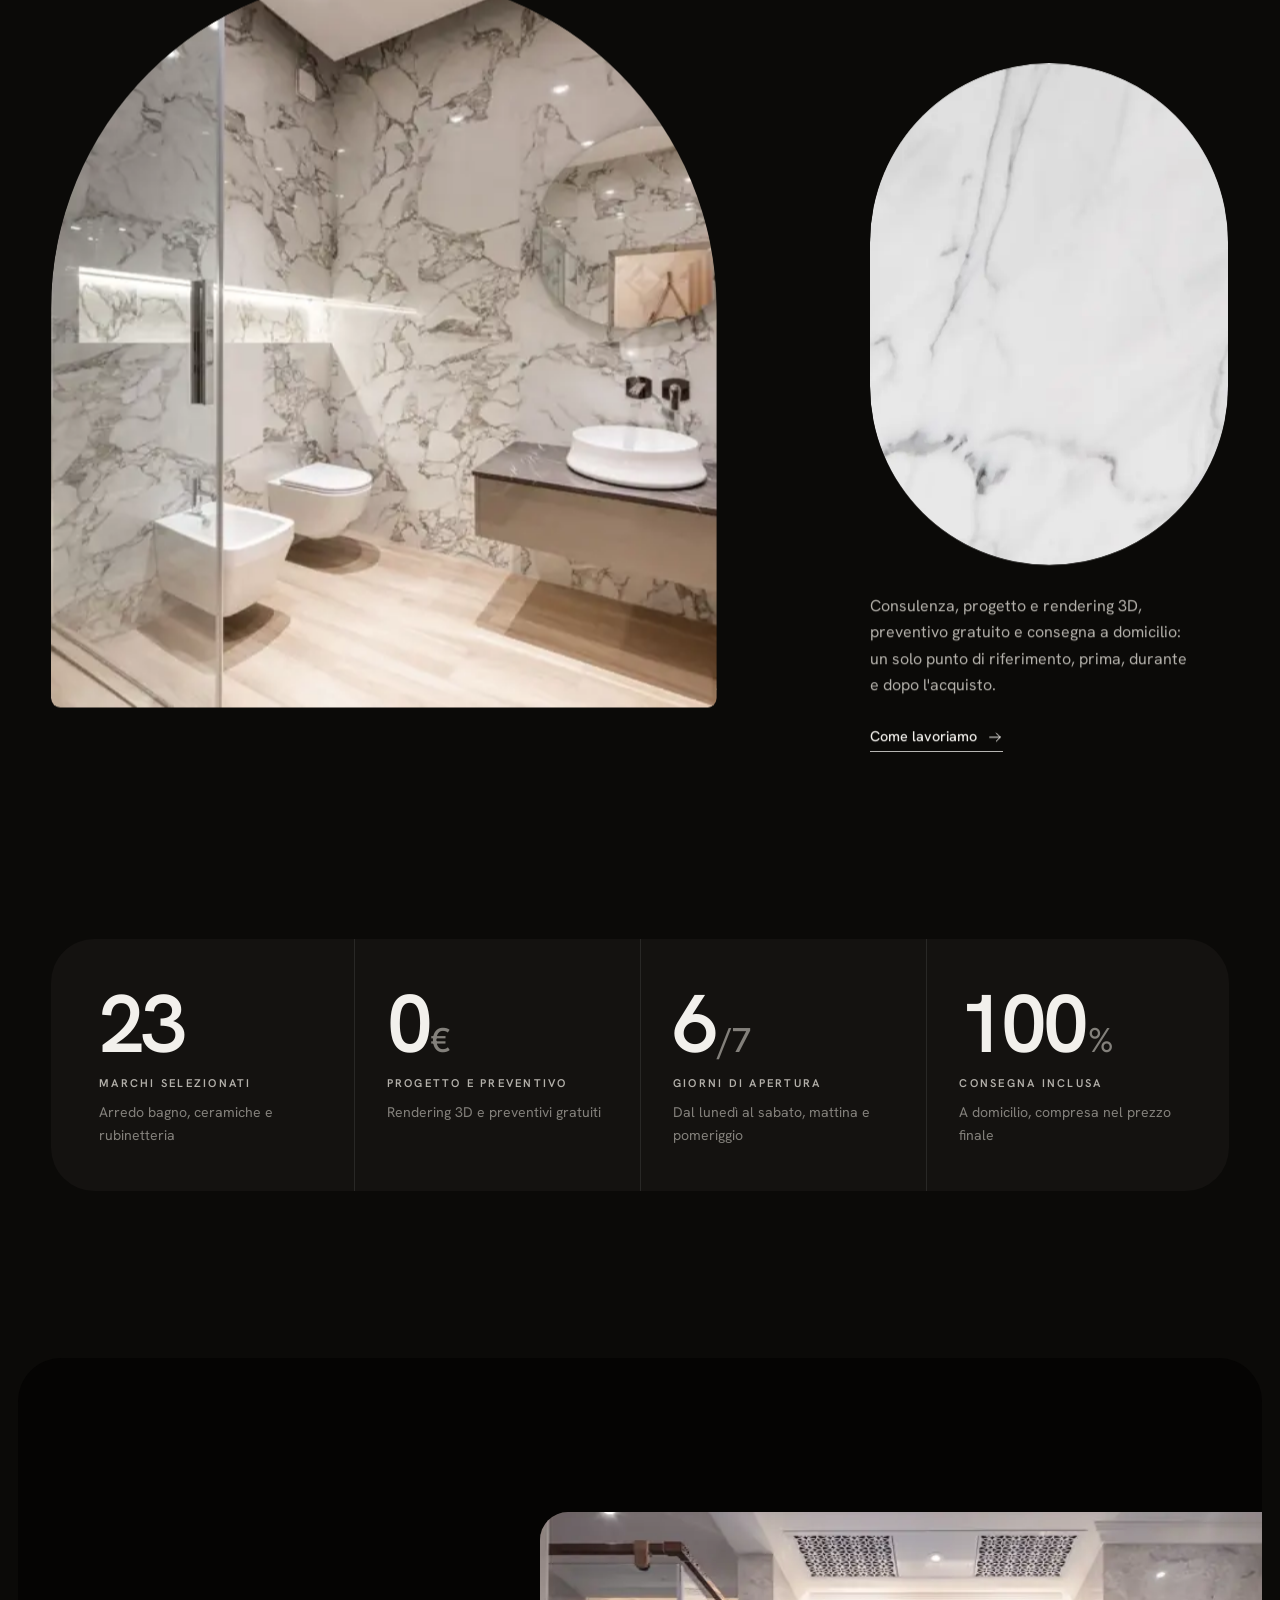
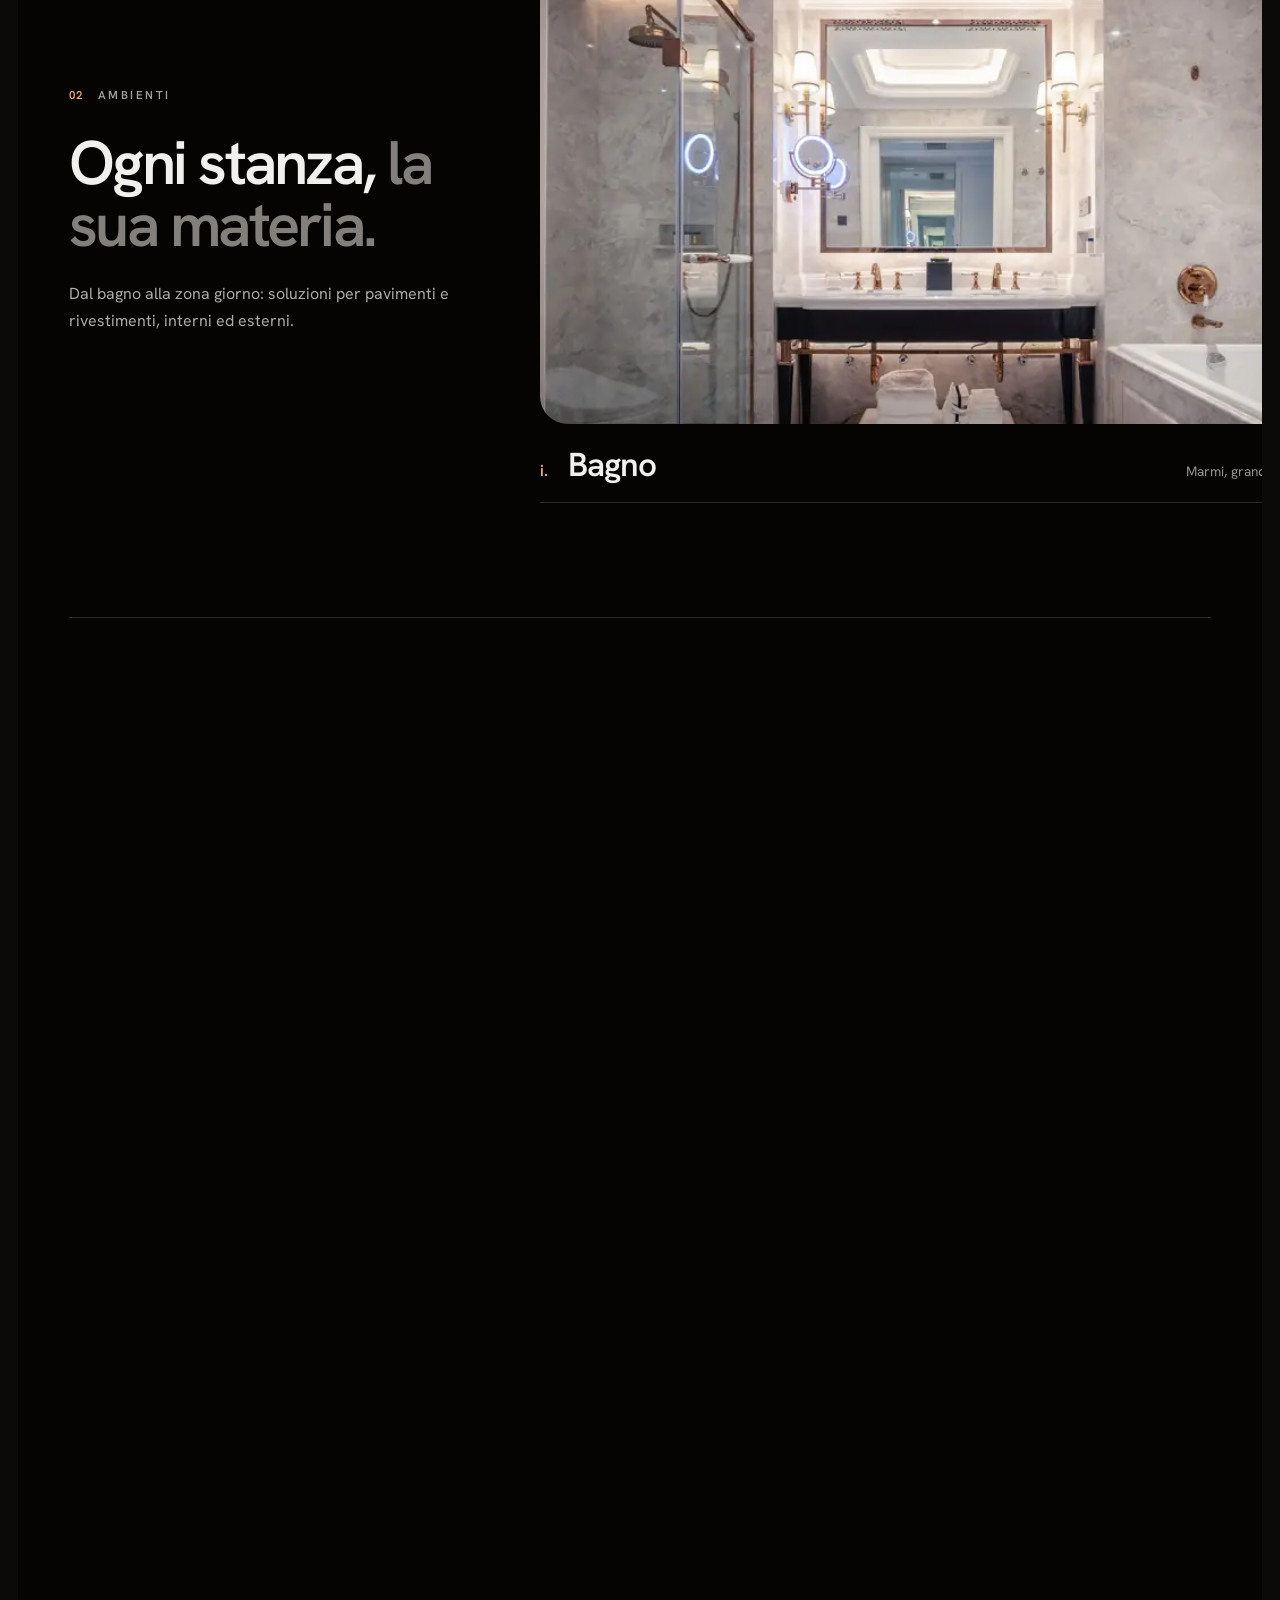
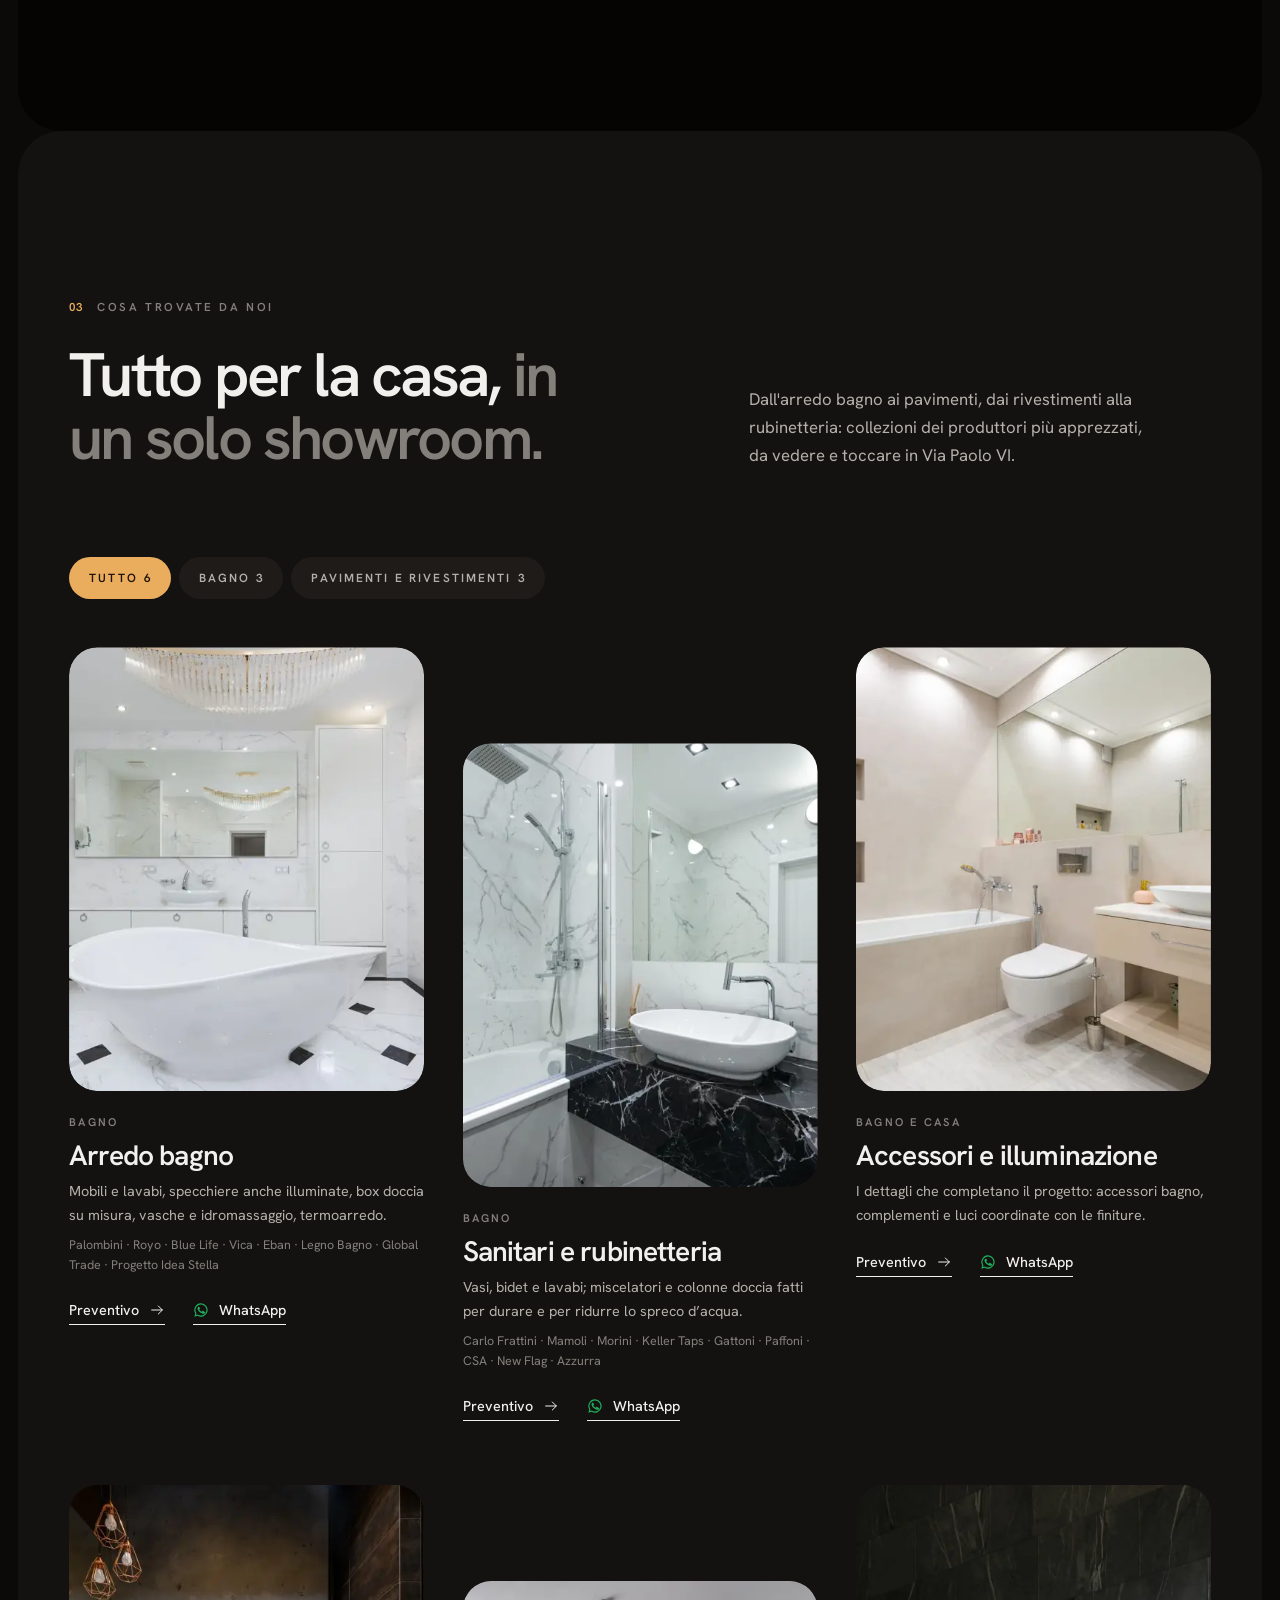
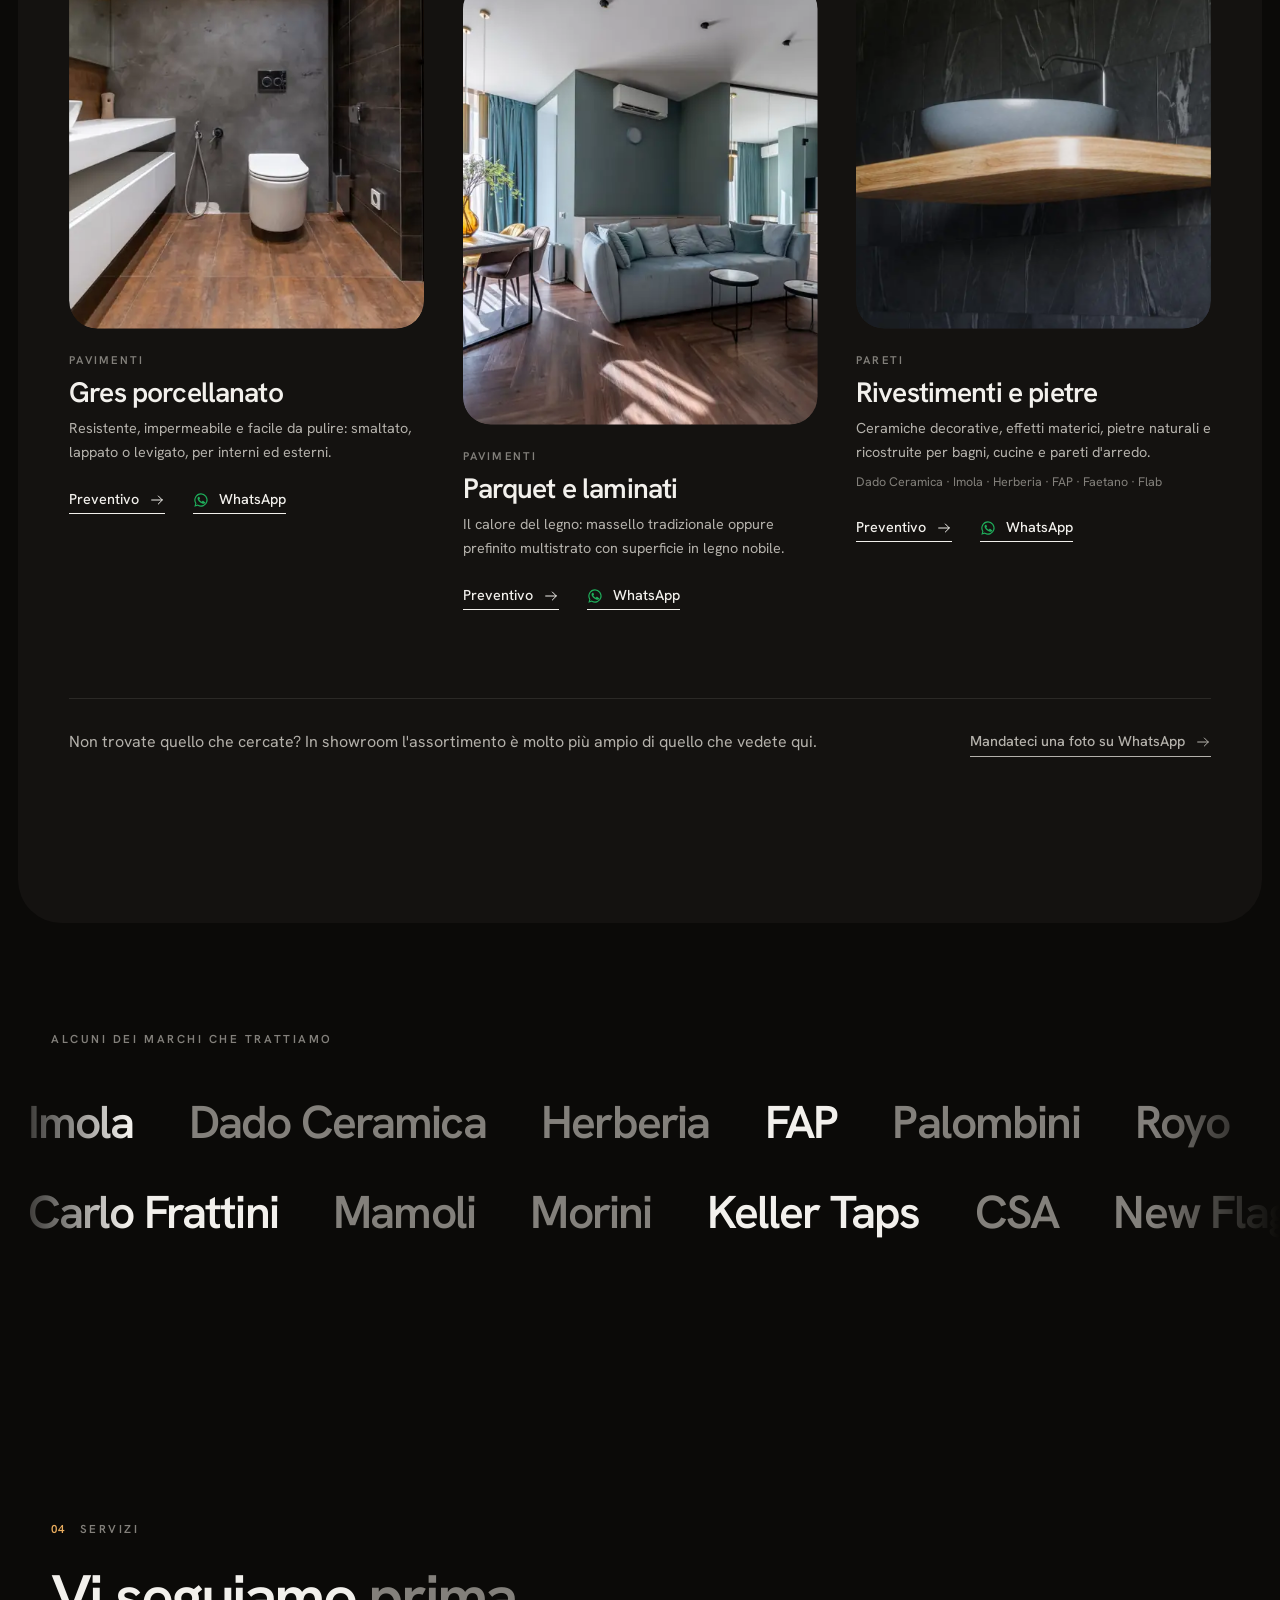
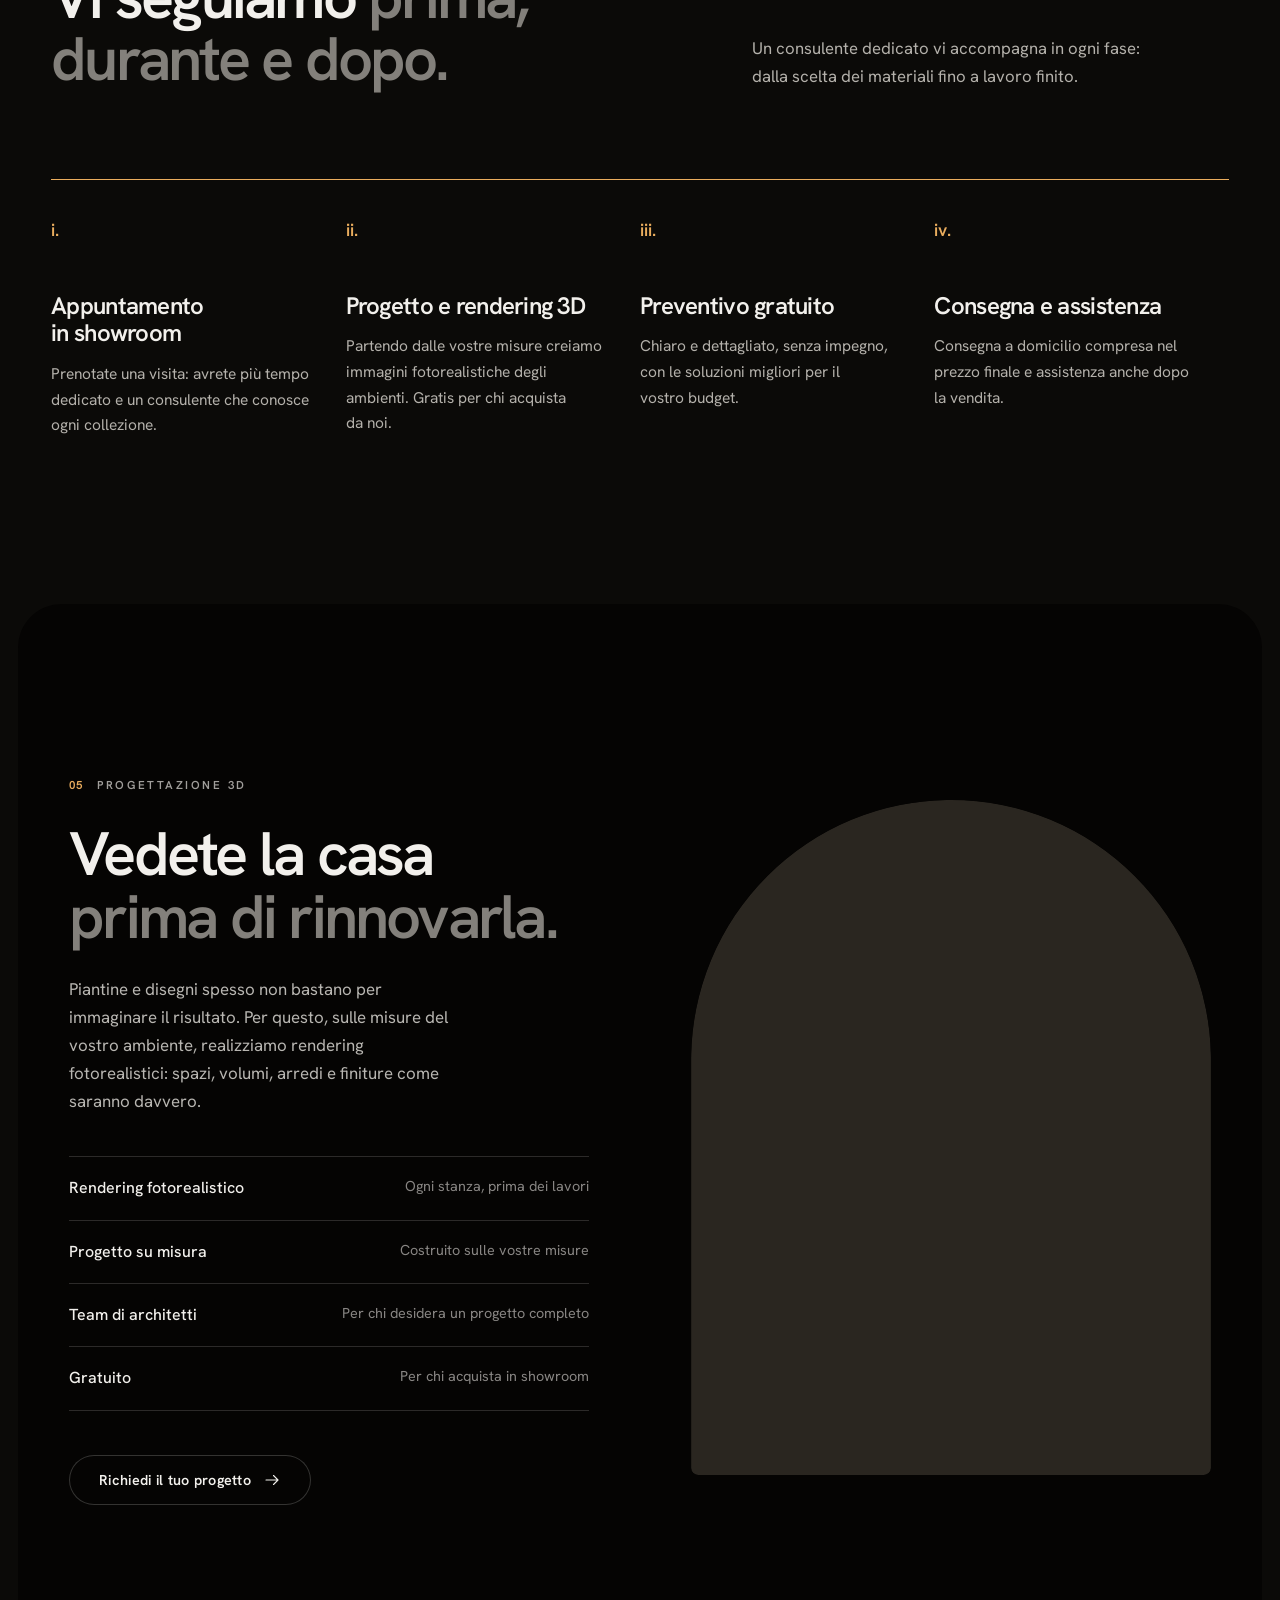
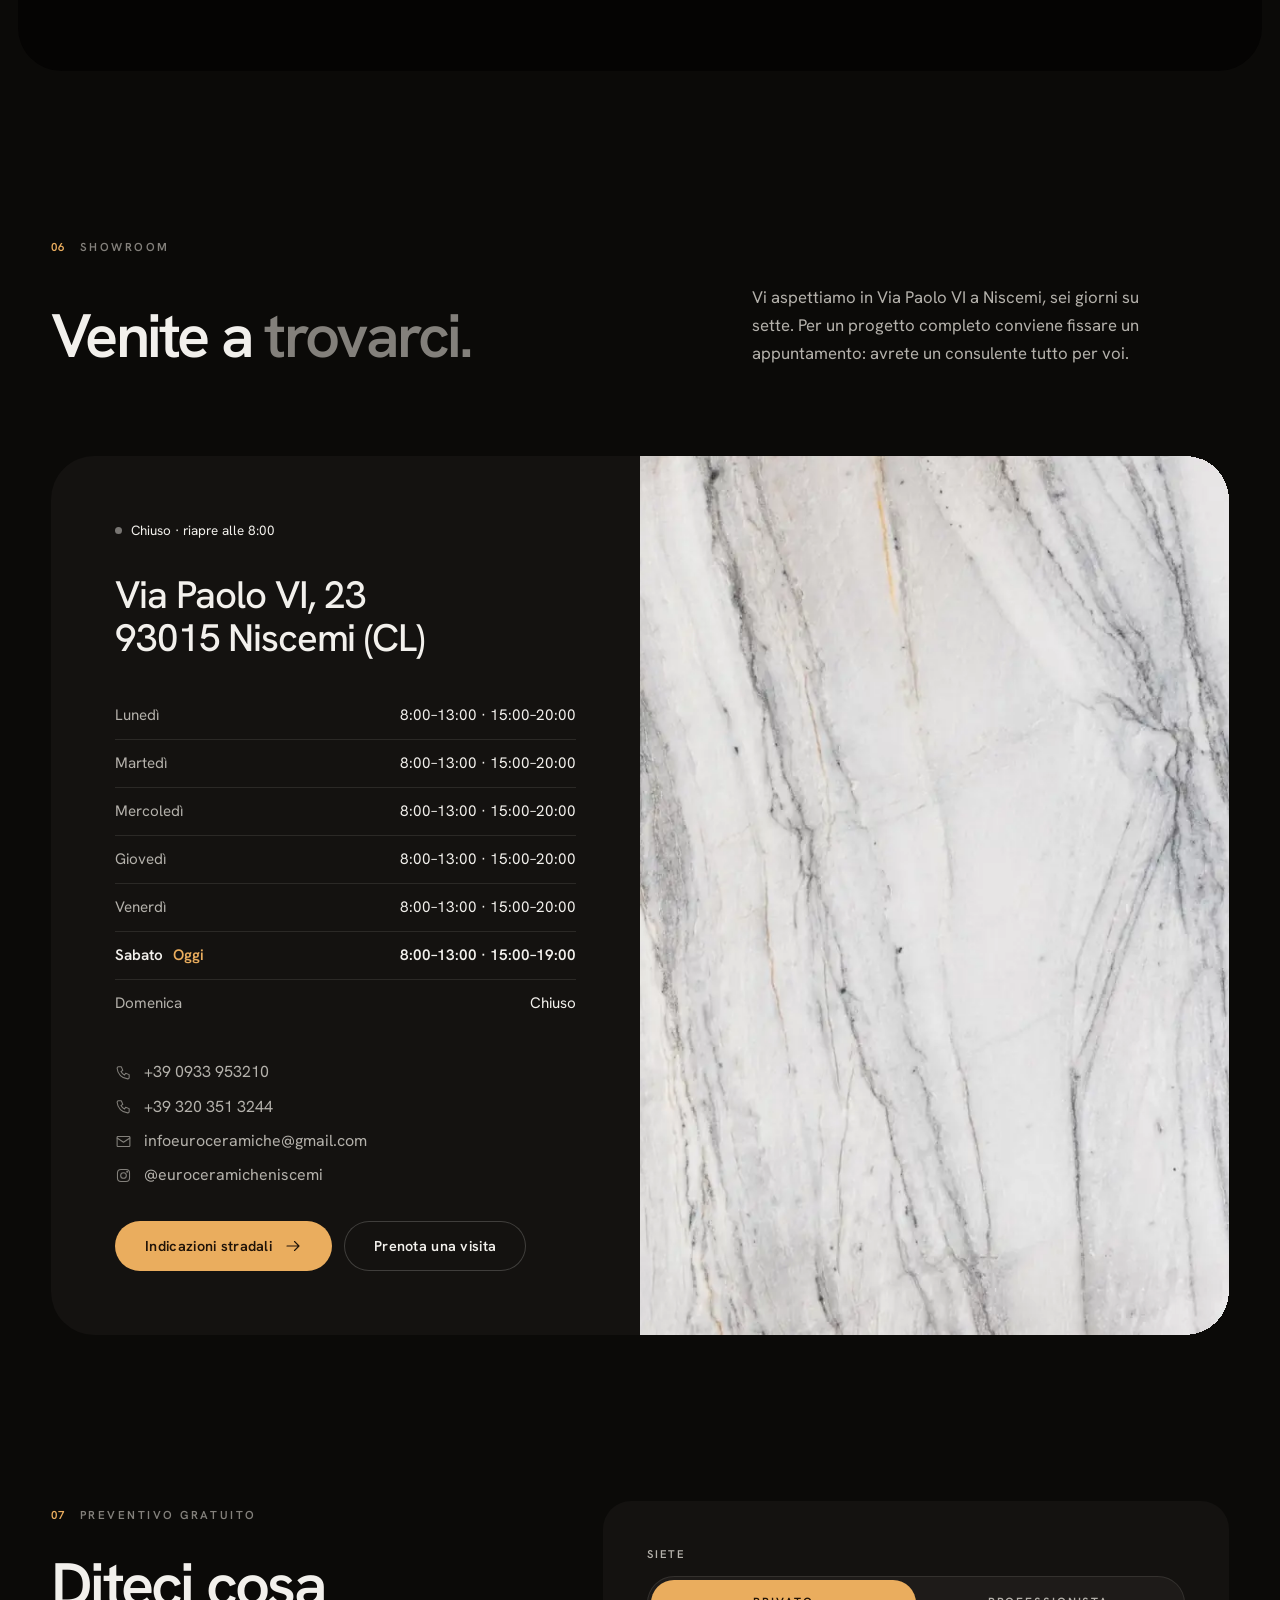
<file: archivio/index.html>
<!doctype html>
<html lang="it">
<head>
<meta charset="utf-8">
<meta name="viewport" content="width=device-width, initial-scale=1, viewport-fit=cover">
<title>Euroceramiche Niscemi — Arredo bagno, pavimenti e rivestimenti · Via Paolo VI, Niscemi (CL)</title>
<meta name="description" content="Euroceramiche, showroom in Via Paolo VI a Niscemi: arredo bagno, pavimenti, rivestimenti, sanitari e rubinetteria dei migliori marchi. Progetto e rendering 3D gratuiti, preventivi gratuiti, consegna a domicilio. Niscemi e Gela.">
<meta name="theme-color" content="#0d0d0c">
<meta property="og:type" content="website">
<meta property="og:locale" content="it_IT">
<meta property="og:title" content="Euroceramiche Niscemi — Superfici da scegliere con le mani">
<meta property="og:description" content="Showroom a Niscemi (CL). Collezioni, preventivi gratuiti, consulenza su WhatsApp.">
<meta property="og:image" content="img/hero.webp">
<link rel="icon" href="data:image/svg+xml,<svg xmlns='http://www.w3.org/2000/svg' viewBox='0 0 32 32'><rect width='32' height='32' rx='7' fill='%231c1a17'/><text x='16' y='23' font-family='Georgia,serif' font-size='19' text-anchor='middle' fill='%23f4f1ec'>E</text></svg>">
<link rel="preload" href="fonts/hanken-grotesk.woff2" as="font" type="font/woff2" crossorigin>
<link rel="preload" as="image" href="img/hero.webp" imagesrcset="img/hero-1000.webp 1000w, img/hero.webp 2000w" imagesizes="100vw" fetchpriority="high">

<!-- Dati strutturati per Google (SEO locale). Completare i campi tra [ ]. -->
<script type="application/ld+json">
{
  "@context": "https://schema.org",
  "@type": "HomeGoodsStore",
  "name": "Euroceramiche",
  "slogan": "Progettare insieme",
  "description": "Arredo bagno, pavimenti, rivestimenti, sanitari e rubinetteria. Progettazione e rendering 3D gratuiti, preventivi gratuiti, consegna a domicilio.",
  "telephone": "+39 0933 953210",
  "email": "infoeuroceramiche@gmail.com",
  "vatID": "IT01619090853",
  "address": { "@type": "PostalAddress", "streetAddress": "Via Paolo VI, 23", "addressLocality": "Niscemi", "postalCode": "93015", "addressRegion": "CL", "addressCountry": "IT" },
  "areaServed": ["Niscemi", "Gela", "Caltagirone", "Provincia di Caltanissetta"],
  "sameAs": ["https://www.instagram.com/euroceramicheniscemi/"],
  "openingHoursSpecification": [
    { "@type": "OpeningHoursSpecification", "dayOfWeek": ["Monday","Tuesday","Wednesday","Thursday","Friday","Saturday"], "opens": "08:00", "closes": "13:00" },
    { "@type": "OpeningHoursSpecification", "dayOfWeek": ["Monday","Tuesday","Wednesday","Thursday","Friday"], "opens": "15:00", "closes": "20:00" },
    { "@type": "OpeningHoursSpecification", "dayOfWeek": "Saturday", "opens": "15:00", "closes": "19:00" }
  ]
}
</script>

<style>
@font-face { font-family: "Hanken Grotesk"; src: url(fonts/hanken-grotesk.woff2) format("woff2"); font-weight: 400 800; font-style: normal; font-display: swap; }

/* ==========================================================================
   Token — carta calda, inchiostro, un solo accento discreto
   ========================================================================== */
:root {
  --bg: oklch(14.5% .004 70);            /* nero caldo */
  --surface: oklch(18.5% .005 70);
  --surface-2: oklch(22.5% .006 70);
  --ink: oklch(95.5% .006 85);
  --ink-2: oklch(76% .008 80);
  --ink-3: oklch(60% .008 80);
  --line: oklch(95% .006 85 / .1);
  --line-strong: oklch(95% .006 85 / .2);
  --accent: oklch(79% .12 72);           /* ambra */
  --gold: oklch(79% .12 72);
  --amber: oklch(79% .12 72);
  --amber-ink: oklch(20% .03 60);
  --ok: oklch(56% .12 152);
  --danger: oklch(50% .16 28);
  --wa: #1fae5b;
  --dark: oklch(11% .004 70);
  --dark-ink: oklch(95.5% .006 85);

  --radius: 999px;                        /* pulsanti a pillola */
  --r-img: clamp(18px, 2.2vw, 28px);     /* foto e riquadri morbidi */
  --r-panel: clamp(24px, 3.4vw, 48px);   /* sezioni a pannello */
  --panel-gap: clamp(8px, 1.4vw, 20px);
  --ease-out: cubic-bezier(.23, 1, .32, 1);
  --ease-lux: cubic-bezier(.77, 0, .175, 1);
  --d-press: 140ms;
  --d-fast: 200ms;
  --d-base: 300ms;

  --font-display: "Hanken Grotesk", ui-sans-serif, system-ui, -apple-system, "Segoe UI", sans-serif;
  --font-sans: "Hanken Grotesk", ui-sans-serif, system-ui, -apple-system, "Segoe UI", sans-serif;
  --wrap: 1320px;
  --gutter: clamp(16px, 4vw, 56px);
  --header-h: 76px;
}

/* ==========================================================================
   Base
   ========================================================================== */
*, *::before, *::after { box-sizing: border-box; }
html { -webkit-text-size-adjust: 100%; scroll-padding-top: calc(var(--header-h) + 12px); }
body {
  margin: 0; background: var(--bg); color: var(--ink);
  font: 400 1rem/1.65 var(--font-sans);
  -webkit-font-smoothing: antialiased; text-rendering: optimizeLegibility; -webkit-tap-highlight-color: transparent;
}
img { display: block; max-width: 100%; }
a { color: inherit; }
h1, h2, h3 { font-family: var(--font-display); font-weight: 400; letter-spacing: -.02em; line-height: 1.02; margin: 0; text-wrap: balance; }
h2 { font-size: clamp(2.4rem, 5.2vw, 4.6rem); }
h3 { font-size: 1.5rem; line-height: 1.15; }
h1 em, h2 em { font-style: italic; }
p { margin: 0; text-wrap: pretty; }
::selection { background: var(--ink); color: var(--bg); }
:focus-visible { outline: 1.5px solid var(--accent); outline-offset: 3px; }

.wrap { width: min(var(--wrap), 100% - 2 * var(--gutter)); margin-inline: auto; }
.section { padding-block: clamp(96px, 13vw, 180px); }
.label { display: inline-flex; align-items: center; gap: 14px; font-size: .72rem; font-weight: 600; letter-spacing: .22em; text-transform: uppercase; color: var(--ink-2); }
.label .n { font-family: var(--font-display); font-style: italic; font-size: .95rem; letter-spacing: 0; text-transform: none; color: var(--ink-3); }
.head { display: grid; grid-template-columns: minmax(0, 1.3fr) minmax(0, 1fr); gap: 28px 80px; align-items: end; margin-bottom: clamp(48px, 7vw, 88px); }
.head .label { grid-column: 1 / -1; }
.head p { color: var(--ink-2); font-size: 1.05rem; max-width: 44ch; }
@media (max-width: 860px) { .head { grid-template-columns: 1fr; } }
.sr-only { position: absolute; width: 1px; height: 1px; overflow: hidden; clip: rect(0 0 0 0); white-space: nowrap; }
.skip { position: fixed; left: 16px; top: -60px; z-index: 100; padding: 10px 16px; background: var(--ink); color: var(--bg); text-decoration: none; transition: top var(--d-fast) var(--ease-out); }
.skip:focus { top: 12px; }

/* ==========================================================================
   Pulsanti e link
   ========================================================================== */
.btn {
  --btn-bg: var(--ink); --btn-fg: var(--bg);
  display: inline-flex; align-items: center; justify-content: center; gap: 12px;
  min-height: 54px; padding: 0 28px; border: 0; border-radius: var(--radius); cursor: pointer;
  background: var(--btn-bg); color: var(--btn-fg);
  font: 500 .8rem/1 var(--font-sans); letter-spacing: .16em; text-transform: uppercase; text-decoration: none; white-space: nowrap;
  transition: transform var(--d-press) var(--ease-out), background-color var(--d-base) var(--ease-out), color var(--d-base) var(--ease-out), box-shadow var(--d-base) var(--ease-out);
  user-select: none; -webkit-user-select: none;
}
.btn:active { transform: scale(.98); }
.btn svg { width: 18px; height: 18px; flex: none; }
.btn--light { --btn-bg: #f4f1ec; --btn-fg: #1c1a17; }
.btn--line { --btn-bg: transparent; --btn-fg: var(--ink); box-shadow: inset 0 0 0 1px var(--line-strong); }
.btn--line-light { --btn-bg: transparent; --btn-fg: #f4f1ec; box-shadow: inset 0 0 0 1px rgb(244 241 236 / .45); }
.btn--wa { --btn-bg: var(--wa); --btn-fg: #fff; }
@media (hover: hover) and (pointer: fine) {
  .btn:hover { --btn-bg: oklch(32% .01 70); }
  .btn--light:hover { --btn-bg: #fff; }
  .btn--line:hover { --btn-bg: var(--ink); --btn-fg: var(--bg); box-shadow: none; }
  .btn--line-light:hover { --btn-bg: #f4f1ec; --btn-fg: #1c1a17; box-shadow: none; }
  .btn--wa:hover { --btn-bg: #1a9a50; }
  .btn .arrow { transition: transform var(--d-base) var(--ease-out); }
  .btn:hover .arrow { transform: translateX(4px); }
}
.link { display: inline-flex; align-items: center; gap: 10px; padding: 6px 0; border: 0; color: inherit; cursor: pointer; font: 600 .76rem/1.2 var(--font-sans); letter-spacing: .16em; text-transform: uppercase; text-decoration: none; background: linear-gradient(currentColor, currentColor) 0 100% / 100% 1px no-repeat; transition: background-size 500ms var(--ease-out); }
.link svg { width: 16px; height: 16px; flex: none; }
@media (hover: hover) and (pointer: fine) { .link:hover { background-size: 0 1px; background-position: 100% 100%; } }

/* ==========================================================================
   Header — trasparente sulla foto, carta quando si scorre
   ========================================================================== */
.header {
  position: fixed; top: 0; left: 0; right: 0; z-index: 50; height: var(--header-h);
  color: var(--ink); background: transparent;
  transition: background-color 500ms var(--ease-out), color 500ms var(--ease-out), box-shadow 500ms var(--ease-out), transform 500ms var(--ease-out);
}
.header.is-solid { background: color-mix(in oklch, var(--bg) 92%, transparent); backdrop-filter: blur(14px); -webkit-backdrop-filter: blur(14px); box-shadow: 0 1px 0 var(--line); }
.header.is-over { color: #f4f1ec; }
.header.is-hidden { transform: translateY(-100%); }
.header .wrap { display: flex; align-items: center; gap: 32px; height: 100%; }
.logo { display: flex; flex-direction: column; text-decoration: none; margin-right: auto; line-height: 1; }
.logo b { font-family: var(--font-display); font-weight: 400; font-size: 1.55rem; letter-spacing: -.01em; }
.logo small { font-size: .62rem; font-weight: 600; letter-spacing: .32em; text-transform: uppercase; opacity: .7; margin-top: 6px; }
.nav { display: flex; align-items: center; gap: 30px; }
.nav a { position: relative; font-size: .74rem; font-weight: 600; letter-spacing: .18em; text-transform: uppercase; text-decoration: none; padding-block: 6px; }
.nav a::after { content: ""; position: absolute; left: 0; right: 0; bottom: 0; height: 1px; background: currentColor; transform: scaleX(0); transform-origin: right; transition: transform 500ms var(--ease-out); }
.nav a[aria-current="true"]::after { transform: scaleX(1); }
@media (hover: hover) and (pointer: fine) { .nav a:hover::after { transform: scaleX(1); transform-origin: left; } }
.header-cta { display: flex; align-items: center; gap: 24px; }
.header-cta .btn { min-height: 44px; padding: 0 20px; font-size: .7rem; }
.header.is-over .header-cta .btn { --btn-bg: #f4f1ec; --btn-fg: #1c1a17; }
.status { display: inline-flex; align-items: center; gap: 9px; font-size: .84rem; white-space: nowrap; }
.status-dot { width: 7px; height: 7px; border-radius: 50%; background: currentColor; opacity: .45; flex: none; }
.status[data-open="true"] .status-dot { background: var(--ok); opacity: 1; box-shadow: 0 0 0 4px color-mix(in oklch, var(--ok) 22%, transparent); }
.menu-toggle { display: none; width: 44px; height: 44px; place-items: center; border: 0; background: transparent; color: inherit; cursor: pointer; }
.menu-toggle svg { width: 26px; height: 26px; }
.menu-toggle .l1, .menu-toggle .l2 { transition: transform var(--d-base) var(--ease-out); transform-origin: center; transform-box: fill-box; }
.menu-toggle[aria-expanded="true"] .l1 { transform: translateY(3.5px) rotate(45deg); }
.menu-toggle[aria-expanded="true"] .l2 { transform: translateY(-3.5px) rotate(-45deg); }
@media (max-width: 1100px) { .header-cta .status { display: none; } }
@media (max-width: 900px) {
  .menu-toggle { display: grid; }
  .header-cta { display: none; }
  .nav {
    position: fixed; inset: 0; z-index: -1; flex-direction: column; align-items: flex-start; justify-content: center; gap: 6px;
    padding: var(--header-h) var(--gutter) 40px; background: var(--bg); color: var(--ink);
    clip-path: inset(0 0 100% 0); transition: clip-path 600ms var(--ease-lux);
  }
  .nav.is-open { clip-path: inset(0 0 0 0); }
  .nav a { font-family: var(--font-display); font-size: 2.6rem; font-weight: 400; letter-spacing: -.01em; text-transform: none; }
  .nav a::after { display: none; }
  .header.menu-open { color: var(--ink); background: transparent; box-shadow: none; backdrop-filter: none; -webkit-backdrop-filter: none; transform: none; }
}

/* ==========================================================================
   Viaggio iniziale: sezione bloccata, la camera "entra" nelle foto e passa
   alla scena successiva attraverso una finestra ad arco che si allarga.
   ========================================================================== */
.journey { position: relative; height: 100vh; height: 100svh; background: #1d1915; color: #f4f1ec; }
.journey-sticky { position: sticky; top: 0; height: 100vh; height: 100svh; overflow: hidden; }
.scene { position: absolute; inset: 0; overflow: hidden; background: #1d1915; }
.scene + .scene { clip-path: inset(50% 50% 50% 50%); }
.scene img { position: absolute; inset: 0; width: 100%; height: 100%; object-fit: cover; transform: scale(var(--s, 1)); will-change: transform; }
.scene-zoom { position: absolute; inset: 0; animation: heroZoom 2600ms var(--ease-out) both; }
@keyframes heroZoom { from { transform: scale(1.14); filter: brightness(.55); } }
.scene::after { content: ""; position: absolute; inset: 0; pointer-events: none; background: linear-gradient(to top, rgb(24 19 15 / .78) 0%, rgb(24 19 15 / .18) 55%, rgb(24 19 15 / .35) 100%); }

.journey-text { position: absolute; inset: auto 0 0 0; z-index: 2; padding-bottom: clamp(40px, 7vw, 80px); }
.journey-text .wrap { display: grid; }
.jt { grid-area: 1 / 1; align-self: end; pointer-events: none; }
.jt.is-active { pointer-events: auto; }
.jt .label { color: rgb(244 241 236 / .8); }
.jt-h { font-family: var(--font-display); font-weight: 400; font-size: clamp(3rem, 8.4vw, 8.2rem); line-height: .92; letter-spacing: -.035em; margin: 22px 0 24px; max-width: 11ch; text-wrap: balance; }
.jt-h em { font-style: italic; }
.jt-sub { font-size: clamp(1rem, 1.4vw, 1.15rem); color: rgb(244 241 236 / .82); max-width: 40ch; }
.jt .label, .jt-sub, .jt .hero-cta { opacity: 0; transform: translateY(14px); transition: opacity 700ms var(--ease-out), transform 900ms var(--ease-out); }
.jt.is-active .label, .jt.is-active .jt-sub, .jt.is-active .hero-cta { opacity: 1; transform: none; transition-delay: 250ms; }
.jt.is-active .jt-sub { transition-delay: 380ms; }
.jt.is-active .hero-cta { transition-delay: 500ms; }
.jt .split .w > span { transition-duration: 900ms; }
.jt:not(.is-active) .split .w > span { transform: translateY(-140%); transition-duration: 600ms; transition-delay: 0ms; }
.jt .split .w { padding-top: .08em; margin-top: -.08em; }
.jt:not(.is-active) .split:not(.was-in) .w > span { transform: translateY(140%); }
.jt:not(.is-active) .split { visibility: hidden; transition: visibility 0s linear 600ms; }
.jt.is-active .split { visibility: visible; transition: none; }
.hero-cta { display: flex; flex-wrap: wrap; gap: 14px 28px; align-items: center; margin-top: 30px; }
html:not(.js) .jt .label, html:not(.js) .jt-sub, html:not(.js) .jt .hero-cta { opacity: 1; transform: none; }

.journey-index { position: absolute; right: var(--gutter); top: 50%; z-index: 2; translate: 0 -50%; display: grid; gap: 14px; justify-items: end; font-family: var(--font-display); font-style: italic; font-size: .95rem; color: rgb(244 241 236 / .4); }
.journey-index span { transition: color 500ms var(--ease-out); display: flex; align-items: center; gap: 12px; }
.journey-index span::before { content: ""; width: 0; height: 1px; background: currentColor; transition: width 600ms var(--ease-out); }
.journey-index span.is-active { color: #f4f1ec; }
.journey-index span.is-active::before { width: 28px; }
.journey-meta { position: absolute; right: var(--gutter); bottom: clamp(40px, 7vw, 80px); z-index: 2; display: grid; gap: 12px; justify-items: end; font-size: .88rem; color: rgb(244 241 236 / .8); }
.journey-meta a { text-decoration: none; }
.scroll-line { position: absolute; left: 50%; bottom: 0; z-index: 2; width: 1px; height: 64px; background: rgb(244 241 236 / .25); overflow: hidden; transition: opacity 500ms var(--ease-out); }
.scroll-line::after { content: ""; position: absolute; inset: 0; background: #f4f1ec; animation: scrollLine 2.4s var(--ease-lux) infinite; }
.journey.is-moving .scroll-line { opacity: 0; }
@keyframes scrollLine { from { transform: translateY(-100%); } to { transform: translateY(100%); } }
@media (max-width: 760px) {
  .journey-index { top: auto; bottom: auto; top: calc(var(--header-h) + 20px); translate: 0; flex-direction: row; display: flex; gap: 10px; font-size: .85rem; }
  .journey-index span::before { display: none; }
  .journey-meta { display: none; }
  .scroll-line { display: none; }
  .journey-text { padding-bottom: calc(96px + env(safe-area-inset-bottom)); }
  .hero-cta .btn { flex: 1 1 100%; }
}

/* Titoli che salgono parola per parola */
.split .w { display: inline-block; overflow: hidden; vertical-align: top; padding-bottom: .1em; margin-bottom: -.1em; }
.split .w > span { display: inline-block; transform: translateY(105%); transition: transform 1300ms var(--ease-out); transition-delay: calc(var(--wi) * 70ms + var(--base, 0ms)); }
.split.is-in .w > span { transform: none; }

/* ==========================================================================
   Manifesto: il testo si "accende" leggendo
   ========================================================================== */
.statement p.big { font-family: var(--font-display); font-size: clamp(1.9rem, 3.7vw, 3.4rem); line-height: 1.2; letter-spacing: -.015em; max-width: 26ch; }
.statement .word { opacity: .16; transition: opacity 400ms var(--ease-out); }
.statement .word.is-lit { opacity: 1; }
.collage { display: grid; grid-template-columns: repeat(12, minmax(0, 1fr)); gap: var(--gutter); margin-top: clamp(64px, 9vw, 128px); align-items: start; }
.collage .c1 { grid-column: 1 / 8; }
.collage .c2 { grid-column: 9 / 13; margin-top: clamp(80px, 14vw, 220px); }
.collage .c1 .frame { aspect-ratio: 4 / 3.2; }
.collage .c2 .frame { aspect-ratio: 3 / 4; }
.collage figcaption { display: flex; justify-content: space-between; gap: 16px; margin-top: 16px; font-size: .82rem; color: var(--ink-3); }
.collage .c2 p { margin-top: 28px; color: var(--ink-2); max-width: 36ch; }
.collage .c2 .link { margin-top: 24px; }
@media (max-width: 760px) {
  .collage .c1 { grid-column: 1 / -1; }
  .collage .c2 { grid-column: 4 / -1; margin-top: 0; }
}

/* Cornice immagine: si svela come un sipario, la foto si assesta dentro */
.frame { position: relative; overflow: hidden; background: var(--surface-2); }
.frame img { width: 100%; height: 100%; object-fit: cover; }
.js [data-clip] { clip-path: inset(100% 0 0 0); transition: clip-path 1500ms var(--ease-lux); }
.js [data-clip] img { transform: scale(1.3); transition: transform 2200ms var(--ease-out); }
.js [data-clip].is-in { clip-path: inset(0 0 0 0); }
.js [data-clip].is-in img { transform: scale(1); }
[data-speed] { will-change: transform; }

/* ==========================================================================
   Numeri: contatori che salgono quando entrano nello schermo
   ========================================================================== */
.stats { display: grid; grid-template-columns: repeat(4, minmax(0, 1fr)); border-top: 1px solid var(--line-strong); border-bottom: 1px solid var(--line-strong); }
.stat { padding: clamp(28px, 4vw, 48px) clamp(16px, 2.5vw, 36px) clamp(28px, 4vw, 44px); display: grid; gap: 14px; align-content: start; }
.stat + .stat { border-left: 1px solid var(--line); }
.stat-n { font-family: var(--font-display); font-size: clamp(3.2rem, 6.4vw, 6rem); line-height: .9; letter-spacing: -.03em; font-variant-numeric: lining-nums tabular-nums; white-space: nowrap; }
.stat-n small { font-size: .42em; letter-spacing: 0; margin-left: .08em; font-style: italic; color: var(--ink-3); }
.stat-l { font-size: .7rem; font-weight: 600; letter-spacing: .2em; text-transform: uppercase; color: var(--ink-2); }
.stat-sub { font-size: .88rem; color: var(--ink-3); margin-top: -6px; }
.stat .link { justify-self: start; margin-top: 4px; font-size: .68rem; }
.stars { display: inline-flex; gap: 3px; color: var(--gold); }
.stars svg { width: 15px; height: 15px; }
@media (max-width: 900px) {
  .stats { grid-template-columns: 1fr 1fr; }
  .stat:nth-child(3) { border-left: 0; }
  .stat:nth-child(n+3) { border-top: 1px solid var(--line); }
  .stat { padding-inline: 4px 16px; }
  .stat + .stat:nth-child(even) { padding-left: 18px; }
  .stat-n { font-size: clamp(2.5rem, 11vw, 3.4rem); }
}

/* ==========================================================================
   Ambienti: galleria orizzontale bloccata durante lo scroll
   ========================================================================== */
.rooms { position: relative; background: var(--dark); color: var(--dark-ink); }
.rooms-sticky { position: sticky; top: 0; height: 100vh; height: 100svh; overflow: hidden; display: flex; flex-direction: column; justify-content: center; }
.rooms-track { display: flex; align-items: center; gap: clamp(24px, 4vw, 64px); padding-inline: var(--gutter); transform: translateX(var(--x, 0px)); will-change: transform; }
.rooms-intro { flex: none; width: min(420px, 80vw); padding-right: 2vw; }
.rooms-intro .label { color: rgb(244 241 236 / .65); }
.rooms-intro h2 { margin: 24px 0; }
.rooms-intro p { color: rgb(244 241 236 / .7); }
.room { flex: none; width: min(64vw, 980px); margin: 0; }
.room .frame { aspect-ratio: 16 / 10; background: #2a2620; }
.room .frame img { transform: scale(1.12) translateX(var(--rx, 0%)); }
.room figcaption { display: grid; grid-template-columns: auto 1fr auto; gap: 20px; align-items: baseline; padding: 22px 0 18px; border-bottom: 1px solid rgb(244 241 236 / .16); }
.room .n { font-family: var(--font-display); font-style: italic; color: var(--gold); }
.room h3 { font-size: clamp(1.6rem, 2.6vw, 2.2rem); }
.room figcaption > span:last-child { font-size: .85rem; color: rgb(244 241 236 / .6); }
.rooms-bar { position: absolute; left: var(--gutter); right: var(--gutter); bottom: clamp(24px, 4vw, 40px); height: 1px; background: rgb(244 241 236 / .16); }
.rooms-bar::after { content: ""; position: absolute; inset: 0; background: var(--dark-ink); transform-origin: left; transform: scaleX(var(--rp, 0)); }
@media (max-width: 860px) {
  .rooms { padding-block: 96px 72px; }
  .rooms-sticky { position: static; height: auto; overflow: visible; }
  .rooms-track { transform: none; overflow-x: auto; scroll-snap-type: x mandatory; scrollbar-width: none; align-items: start; }
  .rooms-track::-webkit-scrollbar { display: none; }
  .rooms-intro { width: 78vw; }
  .room { width: 82vw; scroll-snap-align: center; }
  .room .frame img { transform: none; }
  .room figcaption { grid-template-columns: auto 1fr; }
  .room figcaption > span:last-child { grid-column: 1 / -1; }
  .rooms-bar { display: none; }
}

/* ==========================================================================
   Collezioni
   ========================================================================== */
.filters { display: flex; gap: 28px; overflow-x: auto; scrollbar-width: none; margin-bottom: 48px; border-bottom: 1px solid var(--line); }
.filters::-webkit-scrollbar { display: none; }
.chip {
  position: relative; flex: none; padding: 0 0 16px; border: 0; background: none; cursor: pointer; color: var(--ink-3);
  font: 600 .74rem/1 var(--font-sans); letter-spacing: .18em; text-transform: uppercase;
  transition: color var(--d-base) var(--ease-out);
}
.chip::after { content: ""; position: absolute; left: 0; right: 0; bottom: -1px; height: 1px; background: var(--ink); transform: scaleX(0); transition: transform 500ms var(--ease-out); }
.chip[aria-pressed="true"] { color: var(--ink); }
.chip[aria-pressed="true"]::after { transform: scaleX(1); }
.chip .count { margin-left: 6px; font-family: var(--font-display); font-style: italic; font-weight: 400; letter-spacing: 0; text-transform: none; }
@media (hover: hover) and (pointer: fine) { .chip:hover { color: var(--ink); } }

.products { display: grid; grid-template-columns: repeat(3, minmax(0, 1fr)); gap: clamp(40px, 5vw, 72px) clamp(20px, 3vw, 40px); align-items: start; }
.product { display: flex; flex-direction: column; }
.product[hidden] { display: none; }
.product .frame { aspect-ratio: 4 / 5; }
.product .frame img { transition: transform 1400ms var(--ease-out); }
.product-body { padding-top: 22px; display: grid; gap: 8px; }
.product-cat { font-size: .7rem; font-weight: 600; letter-spacing: .2em; text-transform: uppercase; color: var(--ink-3); }
.product h3 { font-size: clamp(1.6rem, 2.2vw, 2rem); }
.product-meta { font-size: .9rem; color: var(--ink-2); font-variant-numeric: tabular-nums; }
.product-actions { display: flex; flex-wrap: wrap; gap: 8px 28px; margin-top: 12px; }
.product-actions .wa-icon { color: var(--wa); }
@media (hover: hover) and (pointer: fine) { .js .product:hover [data-clip].is-in img, .product:hover .frame img { transform: scale(1.05); } }
@media (min-width: 1001px) { .product:nth-child(3n+2) { margin-top: 96px; } }
@media (max-width: 1000px) { .products { grid-template-columns: repeat(2, minmax(0, 1fr)); } }
@media (max-width: 1000px) and (min-width: 601px) { .product:nth-child(2n) { margin-top: 64px; } }
@media (max-width: 600px) { .products { grid-template-columns: 1fr; } .product .frame { aspect-ratio: 4 / 4.4; } }
.products-note { margin-top: clamp(56px, 7vw, 88px); padding-top: 28px; border-top: 1px solid var(--line); display: flex; flex-wrap: wrap; justify-content: space-between; gap: 16px 40px; align-items: center; color: var(--ink-2); }
::view-transition-group(*) { animation-duration: 500ms; animation-timing-function: var(--ease-out); }

/* ==========================================================================
   Come lavoriamo
   ========================================================================== */
.steps { list-style: none; margin: 0; padding: 0; position: relative; display: grid; grid-template-columns: repeat(4, minmax(0, 1fr)); }
.steps::before { content: ""; position: absolute; left: 0; right: 0; top: 0; height: 1px; background: var(--ink); transform-origin: left; transform: scaleX(0); transition: transform 1800ms var(--ease-lux); }
.steps.is-in::before { transform: scaleX(1); }
.js .steps[data-reveal] { opacity: 1; transform: none; }
.step { padding: 36px 32px 0 0; opacity: 0; transform: translateY(16px); transition: opacity 1000ms var(--ease-out), transform 1000ms var(--ease-out); }
.steps.is-in .step { opacity: 1; transform: none; }
.steps.is-in .step:nth-child(2) { transition-delay: 250ms; }
.steps.is-in .step:nth-child(3) { transition-delay: 500ms; }
.steps.is-in .step:nth-child(4) { transition-delay: 750ms; }
html:not(.js) .step { opacity: 1; transform: none; }
.step .n { display: block; font-family: var(--font-display); font-style: italic; font-size: 1.1rem; color: var(--ink-3); margin-bottom: 48px; }
.step h3 { margin-bottom: 14px; }
.step p { color: var(--ink-2); font-size: .97rem; }
@media (max-width: 900px) { .steps { grid-template-columns: 1fr 1fr; row-gap: 48px; } }
@media (max-width: 560px) { .steps { grid-template-columns: 1fr; row-gap: 8px; } .step { padding: 28px 0 0; } .step .n { margin-bottom: 18px; } }

/* ==========================================================================
   Professionisti
   ========================================================================== */
.pro { background: var(--dark); color: var(--dark-ink); }
.pro .wrap { display: grid; grid-template-columns: minmax(0, 1fr) minmax(0, 1fr); gap: clamp(48px, 8vw, 120px); align-items: center; }
.pro .label { color: rgb(244 241 236 / .65); }
.pro h2 { margin: 26px 0 28px; }
.pro-lead { color: rgb(244 241 236 / .75); font-size: 1.06rem; max-width: 44ch; }
.perks { list-style: none; margin: 40px 0 44px; padding: 0; border-top: 1px solid rgb(244 241 236 / .16); }
.perks li { display: grid; grid-template-columns: 1fr auto; gap: 16px; padding: 18px 0; border-bottom: 1px solid rgb(244 241 236 / .16); }
.perks strong { font-weight: 500; }
.perks span { color: rgb(244 241 236 / .55); font-size: .9rem; text-align: right; }
.pro .frame { aspect-ratio: 4 / 5; background: #2a2620; }
@media (max-width: 900px) { .pro .wrap { grid-template-columns: 1fr; } .pro .frame { aspect-ratio: 4 / 3; order: -1; } .perks li { grid-template-columns: 1fr; gap: 2px; } .perks span { text-align: left; } }

/* ==========================================================================
   Showroom
   ========================================================================== */
.showroom { display: grid; grid-template-columns: minmax(0, 1fr) minmax(0, 1fr); background: var(--surface); box-shadow: 0 0 0 1px var(--line); }
.visit { display: flex; flex-direction: column; gap: 32px; padding: clamp(28px, 5vw, 72px); }
.visit address { font-style: normal; font-family: var(--font-display); font-size: clamp(1.8rem, 3vw, 2.6rem); line-height: 1.12; }
.hours { width: 100%; border-collapse: collapse; font-size: .95rem; font-variant-numeric: tabular-nums; }
.hours th { text-align: left; font-weight: 400; color: var(--ink-2); padding: 11px 0; }
.hours td { text-align: right; padding: 11px 0; }
.hours tr + tr > * { border-top: 1px solid var(--line); }
.hours tr.is-today > * { color: var(--ink); font-weight: 600; }
.hours tr.is-today th::after { content: "Oggi"; margin-left: 10px; font-family: var(--font-display); font-style: italic; font-weight: 400; color: var(--ink-3); }
.contact-list { display: grid; gap: 8px; }
.contact-list a { text-decoration: none; color: var(--ink-2); display: inline-flex; align-items: center; gap: 12px; }
.contact-list svg { width: 17px; height: 17px; color: var(--ink-3); flex: none; }
@media (hover: hover) and (pointer: fine) { .contact-list a:hover { color: var(--ink); } }
.visit-actions { display: flex; flex-wrap: wrap; gap: 12px; margin-top: auto; }
.showroom .frame { min-height: 100%; }
@media (max-width: 900px) { .showroom { grid-template-columns: 1fr; } .showroom .frame { min-height: 280px; order: -1; } }

/* ==========================================================================
   Preventivo
   ========================================================================== */
.quote { display: grid; grid-template-columns: minmax(0, .85fr) minmax(0, 1.15fr); gap: clamp(40px, 7vw, 112px); align-items: start; }
.quote-aside { position: sticky; top: calc(var(--header-h) + 40px); }
.quote-aside h2 { margin: 26px 0 24px; }
.quote-aside p { color: var(--ink-2); font-size: 1.05rem; max-width: 40ch; }
.reassure { list-style: none; margin: 36px 0 0; padding: 0; border-top: 1px solid var(--line); }
.reassure li { padding: 14px 0; border-bottom: 1px solid var(--line); font-size: .95rem; color: var(--ink-2); display: flex; gap: 14px; }
.reassure li::before { content: "—"; color: var(--ink-3); }
@media (max-width: 900px) { .quote { grid-template-columns: 1fr; } .quote-aside { position: static; } }

.form { display: grid; gap: 28px; }
.form-row { display: grid; grid-template-columns: 1fr 1fr; gap: 28px; }
@media (max-width: 560px) { .form-row { grid-template-columns: 1fr; } }
.field { display: grid; gap: 6px; align-content: start; }
.field > label, .legend { font-size: .7rem; font-weight: 600; letter-spacing: .18em; text-transform: uppercase; color: var(--ink-2); }
.legend { padding: 0; margin-bottom: 12px; }
.opt { font-weight: 400; letter-spacing: 0; text-transform: none; color: var(--ink-3); font-size: .8rem; }
.field input, .field textarea, .field select {
  width: 100%; min-height: 48px; padding: 0; border: 0; border-radius: 0; background: transparent; color: var(--ink);
  font: 400 1.05rem var(--font-sans); box-shadow: inset 0 -1px 0 var(--line-strong);
  transition: box-shadow var(--d-base) var(--ease-out), background-color var(--d-base) var(--ease-out);
}
.field select { appearance: none; -webkit-appearance: none; cursor: pointer; background: url("data:image/svg+xml,<svg xmlns='http://www.w3.org/2000/svg' viewBox='0 0 24 24' fill='none' stroke='%23776f66' stroke-width='1.6' stroke-linecap='round'><path d='M7 10l5 5 5-5'/></svg>") no-repeat right center / 18px; }
.field textarea { min-height: 96px; padding-top: 12px; resize: vertical; line-height: 1.5; }
.field input::placeholder, .field textarea::placeholder { color: var(--ink-3); }
.field input:focus, .field textarea:focus, .field select:focus { outline: none; box-shadow: inset 0 -2px 0 var(--ink); }
.field [aria-invalid="true"] { box-shadow: inset 0 -2px 0 var(--danger); }
.field-error { font-size: .84rem; color: var(--danger); display: none; }
.field:has([aria-invalid="true"]) .field-error { display: block; }
.field.is-flash input { animation: flash 1400ms var(--ease-out); }
@keyframes flash { 0% { background-color: color-mix(in oklch, var(--gold) 35%, transparent); } }
fieldset { border: 0; margin: 0; padding: 0; min-width: 0; }

.seg { position: relative; display: grid; grid-template-columns: 1fr 1fr; box-shadow: inset 0 0 0 1px var(--line-strong); }
.seg input { position: absolute; opacity: 0; pointer-events: none; }
.seg label { position: relative; z-index: 1; display: grid; place-items: center; min-height: 50px; cursor: pointer; font-size: .74rem; font-weight: 600; letter-spacing: .16em; text-transform: uppercase; color: var(--ink-2); transition: color 400ms var(--ease-out); }
.seg input:checked + label { color: var(--bg); }
.seg input:focus-visible + label { outline: 1.5px solid var(--accent); outline-offset: -4px; }
.seg-thumb { position: absolute; top: 0; bottom: 0; left: 0; width: 50%; background: var(--ink); transition: transform 500ms var(--ease-lux); }
.seg:has(input[value="Professionista"]:checked) .seg-thumb { transform: translateX(100%); }

.pro-only { display: grid; grid-template-rows: 0fr; transition: grid-template-rows 500ms var(--ease-out); }
.pro-only > div { overflow: hidden; min-height: 0; }
.pro-only .form-row { opacity: 0; transition: opacity var(--d-base) var(--ease-out); padding: 2px; margin: -2px; }
.form:has(input[value="Professionista"]:checked) .pro-only { grid-template-rows: 1fr; }
.form:has(input[value="Professionista"]:checked) .pro-only .form-row { opacity: 1; transition-delay: 100ms; }
.form:not(:has(input[value="Professionista"]:checked)) .pro-only { margin-top: -28px; }

.checks { display: flex; flex-wrap: wrap; gap: 8px; }
.check-chip input { position: absolute; opacity: 0; pointer-events: none; }
.check-chip span {
  display: inline-flex; align-items: center; min-height: 40px; padding: 0 16px; cursor: pointer;
  font-size: .9rem; color: var(--ink-2); box-shadow: inset 0 0 0 1px var(--line-strong);
  transition: background-color var(--d-base) var(--ease-out), color var(--d-base) var(--ease-out), box-shadow var(--d-base) var(--ease-out);
  user-select: none; -webkit-user-select: none;
}
.check-chip input:checked + span { background: var(--ink); color: var(--bg); box-shadow: none; }
.check-chip input:focus-visible + span { outline: 1.5px solid var(--accent); outline-offset: 2px; }
@media (hover: hover) and (pointer: fine) { .check-chip span:hover { box-shadow: inset 0 0 0 1px var(--ink-2); } }

.consent { display: flex; gap: 12px; align-items: flex-start; font-size: .86rem; color: var(--ink-2); cursor: pointer; }
.consent input { margin-top: 3px; accent-color: var(--ink); width: 18px; height: 18px; flex: none; }
.consent a { color: inherit; text-underline-offset: 3px; }
.consent-wrap .field-error { margin-top: 6px; }
.consent-wrap:has([aria-invalid="true"]) .field-error { display: block; }
.submit-row { display: flex; flex-wrap: wrap; gap: 12px; align-items: center; }
.submit-row small { color: var(--ink-3); font-size: .82rem; flex-basis: 100%; }
@media (max-width: 560px) { .submit-row .btn { flex: 1 1 100%; } }

/* ==========================================================================
   FAQ
   ========================================================================== */
.faq-layout { display: grid; grid-template-columns: minmax(0, .85fr) minmax(0, 1.15fr); gap: clamp(40px, 7vw, 112px); }
.faq-layout h2 { margin: 26px 0 22px; }
.faq-layout p.lead { color: var(--ink-2); }
.faq { border-top: 1px solid var(--line-strong); }
.faq-item { border-bottom: 1px solid var(--line-strong); }
.faq-q { all: unset; box-sizing: border-box; width: 100%; cursor: pointer; display: flex; align-items: center; justify-content: space-between; gap: 20px; padding: 26px 0; font-family: var(--font-display); font-size: clamp(1.2rem, 1.8vw, 1.45rem); line-height: 1.25; }
.faq-q:focus-visible { outline: 1.5px solid var(--accent); outline-offset: 2px; }
.plus { position: relative; width: 14px; height: 14px; flex: none; }
.plus::before, .plus::after { content: ""; position: absolute; inset: 6.5px 0 auto; height: 1px; background: currentColor; transition: transform 500ms var(--ease-out); }
.plus::after { transform: rotate(90deg); }
.faq-q[aria-expanded="true"] .plus::after { transform: rotate(0deg); }
.faq-a { display: grid; grid-template-rows: 0fr; transition: grid-template-rows 500ms var(--ease-out); }
.faq-a > div { overflow: hidden; }
.faq-a p { padding-bottom: 28px; color: var(--ink-2); max-width: 60ch; opacity: 0; transition: opacity var(--d-base) var(--ease-out); }
.faq-q[aria-expanded="true"] + .faq-a { grid-template-rows: 1fr; }
.faq-q[aria-expanded="true"] + .faq-a p { opacity: 1; transition-delay: 100ms; }
@media (max-width: 900px) { .faq-layout { grid-template-columns: 1fr; } }

/* ==========================================================================
   Footer
   ========================================================================== */
.footer { background: var(--dark); color: var(--dark-ink); padding-block: clamp(80px, 10vw, 140px) 40px; }
.footer-big { font-family: var(--font-display); font-size: clamp(2.6rem, 8vw, 7.5rem); line-height: .95; letter-spacing: -.03em; }
.footer-big a { text-decoration: none; font-style: italic; color: var(--gold); }
.footer-grid { display: grid; grid-template-columns: 1.4fr 1fr 1fr; gap: 40px; margin-top: clamp(64px, 8vw, 112px); padding-top: 40px; border-top: 1px solid rgb(244 241 236 / .16); }
.footer h4 { margin: 0 0 16px; font-size: .68rem; font-weight: 600; letter-spacing: .22em; text-transform: uppercase; color: rgb(244 241 236 / .5); }
.footer ul { list-style: none; margin: 0; padding: 0; display: grid; gap: 10px; font-size: .95rem; }
.footer a { color: rgb(244 241 236 / .8); text-decoration: none; }
@media (hover: hover) and (pointer: fine) { .footer a:hover { color: #fff; } }
.footer-brand .logo { margin-bottom: 18px; color: var(--dark-ink); }
.footer-brand p { color: rgb(244 241 236 / .6); max-width: 34ch; font-size: .95rem; }
.footer-legal { margin-top: 64px; color: rgb(244 241 236 / .45); font-size: .8rem; display: flex; flex-wrap: wrap; justify-content: space-between; gap: 8px 24px; }
@media (max-width: 760px) { .footer-grid { grid-template-columns: 1fr 1fr; } .footer-brand { grid-column: 1 / -1; } }

/* ==========================================================================
   WhatsApp, barra mobile, toast, barra di lettura
   ========================================================================== */
.progress { position: fixed; top: 0; left: 0; right: 0; height: 2px; z-index: 60; background: var(--gold); transform-origin: left; transform: scaleX(var(--sp, 0)); pointer-events: none; }
.wa-float {
  position: fixed; right: 24px; bottom: 24px; z-index: 55; width: 58px; height: 58px; border-radius: 50%;
  display: grid; place-items: center; background: var(--wa); color: #fff; box-shadow: 0 14px 30px -12px rgb(0 0 0 / .45);
  transition: transform var(--d-press) var(--ease-out), opacity 400ms var(--ease-out), translate 400ms var(--ease-out);
}
.wa-float svg { width: 27px; height: 27px; }
.wa-float:active { transform: scale(.95); }
.wa-float.is-hidden { opacity: 0; translate: 0 16px; pointer-events: none; }
.actionbar { display: none; }
@media (max-width: 760px) {
  .wa-float { display: none; }
  body { padding-bottom: calc(60px + env(safe-area-inset-bottom)); }
  .actionbar {
    position: fixed; left: 0; right: 0; bottom: 0; z-index: 55; display: grid; grid-template-columns: 1fr 1fr 1.2fr;
    gap: 1px; background: var(--line-strong); padding-bottom: env(safe-area-inset-bottom);
  }
  .actionbar a { display: flex; align-items: center; justify-content: center; gap: 8px; min-height: 60px; background: var(--bg); text-decoration: none; font-size: .7rem; font-weight: 600; letter-spacing: .16em; text-transform: uppercase; }
  .actionbar a svg { width: 18px; height: 18px; }
  .actionbar .wa svg { color: var(--wa); }
  .actionbar .main { background: var(--ink); color: var(--bg); }
}
.toast {
  position: fixed; left: 50%; bottom: 28px; z-index: 70; translate: -50% 0; max-width: calc(100% - 32px);
  padding: 15px 22px; background: var(--ink); color: var(--bg); font-size: .92rem;
  transform: translateY(16px); opacity: 0; pointer-events: none;
  transition: transform 400ms var(--ease-out), opacity 300ms var(--ease-out);
}
.toast.is-visible { transform: none; opacity: 1; }
@media (max-width: 760px) { .toast { bottom: calc(76px + env(safe-area-inset-bottom)); } }

/* ==========================================================================
   Entrate allo scroll: lente, una volta sola. Senza JS tutto è visibile.
   ========================================================================== */
.js [data-reveal] { opacity: 0; transform: translateY(24px); transition: opacity 1200ms var(--ease-out), transform 1200ms var(--ease-out); transition-delay: calc(var(--i, 0) * 100ms); }
.js [data-reveal].is-in { opacity: 1; transform: none; }

/* ==========================================================================
   Morbidezza: sezioni a pannello, angoli arrotondati, archi mediterranei
   ========================================================================== */
.panel { margin-inline: var(--panel-gap); border-radius: var(--r-panel); }
.panel--cream { background: var(--surface); }
.rooms.panel { overflow: clip; }
.rooms.panel .rooms-sticky { border-radius: var(--r-panel); }
#servizi { padding-top: clamp(96px, 13vw, 180px) !important; }
.pro.panel { margin-top: 0; }
.footer { margin: var(--panel-gap); border-radius: var(--r-panel); }

.frame { border-radius: var(--r-img); isolation: isolate; }
.frame.arch { border-radius: 999px 999px var(--r-img) var(--r-img); }
.frame.round { border-radius: 999px; aspect-ratio: 3 / 4; }
.js [data-clip] { clip-path: inset(100% 0 0 0 round var(--r-img)); }
.js [data-clip].is-in { clip-path: inset(0 0 0 0 round var(--r-img)); }
.js .frame.arch[data-clip], .js .frame.round[data-clip] { clip-path: inset(100% 0 0 0 round 999px 999px var(--r-img) var(--r-img)); }
.js .frame.arch[data-clip].is-in, .js .frame.round[data-clip].is-in { clip-path: inset(0 0 0 0 round 999px 999px var(--r-img) var(--r-img)); }
.js .frame.round[data-clip].is-in { clip-path: inset(0 0 0 0 round 999px); }
.collage .c1 .frame.arch { aspect-ratio: 4 / 4.4; }
.collage .c2 .frame.round { aspect-ratio: 3 / 4.2; }
.pro .frame.arch { aspect-ratio: 4 / 5.2; }

/* pulsanti e controlli a pillola */
.btn { padding: 0 30px; }
.btn--sm { padding: 0 20px; }
.seg { border-radius: 999px; padding: 4px; background: var(--bg); box-shadow: inset 0 0 0 1px var(--line); }
.seg-thumb { top: 4px; bottom: 4px; left: 4px; width: calc(50% - 4px); border-radius: 999px; }
.seg label { min-height: 46px; }
.check-chip span { border-radius: 999px; background: var(--bg); box-shadow: none; }
.check-chip input:checked + span { background: var(--ink); }
.filters { border-bottom: 0; gap: 8px; }
.chip { padding: 0 20px; min-height: 42px; border-radius: 999px; background: var(--bg); color: var(--ink-2); }
.chip::after { display: none; }
.chip[aria-pressed="true"] { background: var(--ink); color: var(--bg); }
@media (hover: hover) and (pointer: fine) { .chip[aria-pressed="false"]:hover { background: var(--surface-2); color: var(--ink); } }

/* campi del modulo: morbidi e pieni */
.form { padding: clamp(22px, 3.5vw, 44px); border-radius: var(--r-img); background: var(--surface); }
.field input, .field textarea, .field select { padding: 0 18px; border-radius: 14px; background-color: var(--bg); box-shadow: none; }
.field select { background-position: right 16px center; }
.field textarea { padding: 14px 18px; }
.field input:focus, .field textarea:focus, .field select:focus { box-shadow: 0 0 0 1.5px var(--ink); background-color: var(--surface); }
.field [aria-invalid="true"] { box-shadow: 0 0 0 1.5px var(--danger); }
.field.is-flash input { animation: flashSoft 1400ms var(--ease-out); }
@keyframes flashSoft { 0% { box-shadow: 0 0 0 6px color-mix(in oklch, var(--gold) 45%, transparent); } }

/* numeri, showroom, liste: riquadri morbidi invece di righe dure */
.stats { border: 0; background: var(--surface-2); border-radius: var(--r-panel); padding-inline: clamp(8px, 1.5vw, 16px); }
.stat + .stat { border-left-color: oklch(24% .022 55 / .1); }
.showroom { border-radius: var(--r-panel); overflow: hidden; box-shadow: none; background: var(--surface); }
.showroom .frame { border-radius: 0; }
.js .showroom .frame[data-clip], .js .showroom .frame[data-clip].is-in { clip-path: none; }
.reassure, .reassure li { border-color: var(--line); }
.room .frame { border-radius: var(--r-img); }
.wa-float { box-shadow: 0 14px 30px -12px oklch(24% .022 55 / .5); }
.toast { border-radius: 999px; }
.header.is-solid { background: color-mix(in oklch, var(--bg) 88%, transparent); }
@media (max-width: 760px) {
  .actionbar { left: 10px; right: 10px; bottom: calc(10px + env(safe-area-inset-bottom)); padding: 0; border-radius: 999px; overflow: hidden; gap: 0; background: var(--surface); box-shadow: 0 12px 30px -10px oklch(24% .022 55 / .45); }
  .actionbar a { min-height: 54px; background: transparent; }
  body { padding-bottom: calc(76px + env(safe-area-inset-bottom)); }
  .stats { padding-inline: 14px; }
  .form { padding: 20px 16px; }
}

/* ==========================================================================
   Tema scuro cinematografico
   ========================================================================== */
h1, h2, h3, .jt-h { font-weight: 600; letter-spacing: -.045em; }
h2 { font-size: clamp(2.3rem, 4.8vw, 4.2rem); line-height: 1.02; }
h3 { letter-spacing: -.03em; }
h1 em, h2 em, .jt-h em { font-style: normal; color: var(--ink-3); }
.label .n, .step .n, .room .n, .chip .count, .hours tr.is-today th::after { font-family: var(--font-sans); font-style: normal; font-weight: 600; }
.label { color: var(--ink-3); }
.label .n { color: var(--amber); font-size: .72rem; letter-spacing: .1em; }
.statement p.big { font-weight: 500; letter-spacing: -.035em; line-height: 1.15; }
.footer-big { font-weight: 600; letter-spacing: -.05em; }
.footer-big a { font-style: normal; color: var(--amber); }
.stat-n { font-weight: 600; letter-spacing: -.05em; }
.stat-n small { font-style: normal; font-weight: 500; }
.faq-q { font-family: var(--font-sans); font-weight: 500; letter-spacing: -.01em; }
.visit address { font-weight: 500; letter-spacing: -.03em; }
.logo b { font-family: var(--font-sans); font-weight: 700; font-size: .88rem; letter-spacing: .22em; text-transform: uppercase; display: inline-flex; align-items: center; gap: 10px; }
.logo b::before { content: ""; width: 7px; height: 7px; border-radius: 50%; background: var(--amber); }
.logo small { margin-left: 17px; letter-spacing: .26em; font-size: .56rem; }
::selection { background: var(--amber); color: var(--amber-ink); }

/* pulsanti: ambra pieno, pillola */
.btn, .btn--light { --btn-bg: var(--amber); --btn-fg: var(--amber-ink); font-weight: 600; letter-spacing: .02em; text-transform: none; font-size: .9rem; min-height: 50px; }
.btn--line, .btn--line-light { --btn-bg: transparent; --btn-fg: var(--ink); box-shadow: inset 0 0 0 1px var(--line-strong); }
.btn--wa { --btn-bg: var(--wa); --btn-fg: #fff; }
@media (hover: hover) and (pointer: fine) {
  .btn:hover, .btn--light:hover { --btn-bg: oklch(84% .11 75); }
  .btn--line:hover, .btn--line-light:hover { --btn-bg: var(--ink); --btn-fg: var(--bg); }
  .btn--wa:hover { --btn-bg: #1a9a50; }
}
.link { text-transform: none; letter-spacing: 0; font-size: .9rem; font-weight: 500; }
.consent input { accent-color: var(--amber); }

/* header: logo, navigazione a pillola di vetro al centro, CTA ambra */
.header .wrap { gap: 20px; }
.logo { margin-right: 0; flex: 1; }
.header-cta { flex: 1; justify-content: flex-end; }
.header-cta .btn { min-height: 40px; padding: 0 18px; font-size: .8rem; }
.header.is-over .header-cta .btn { --btn-bg: var(--amber); --btn-fg: var(--amber-ink); }
.header.is-solid { background: rgb(13 13 12 / .72); box-shadow: 0 1px 0 var(--line); }
@media (min-width: 901px) {
  .nav { gap: 2px; padding: 4px; border-radius: 999px; background: rgb(255 255 255 / .06); box-shadow: inset 0 0 0 1px rgb(255 255 255 / .1); backdrop-filter: blur(14px); -webkit-backdrop-filter: blur(14px); }
  .nav a { padding: 8px 16px; border-radius: 999px; font-size: .8rem; font-weight: 500; letter-spacing: 0; text-transform: none; color: rgb(244 241 236 / .75); transition: background-color 400ms var(--ease-out), color 400ms var(--ease-out); }
  .nav a::after { display: none; }
  .nav a[aria-current="true"] { background: var(--amber); color: var(--amber-ink); }
}
@media (min-width: 901px) and (hover: hover) and (pointer: fine) { .nav a:not([aria-current="true"]):hover { color: #fff; background: rgb(255 255 255 / .08); } }
@media (max-width: 900px) { .nav a { font-family: var(--font-sans); font-weight: 600; letter-spacing: -.04em; font-size: 2.4rem; } .logo { flex: 0 1 auto; margin-right: auto; } }

/* viaggio: testo a sinistra su velo scuro, come in una sala buia */
.journey, .scene { background: #0a0a09; }
.scene { isolation: isolate; }
.veil { position: absolute; inset: 0; z-index: 1; background: #050505; opacity: var(--dim, 0); pointer-events: none; }
.scene::after { z-index: 1; background: linear-gradient(to right, rgb(8 8 7 / .88) 0%, rgb(8 8 7 / .55) 38%, rgb(8 8 7 / .05) 70%), linear-gradient(to top, rgb(8 8 7 / .7), transparent 40%); }
.journey-text { inset: 0; display: flex; align-items: center; padding: var(--header-h) 0 0; }
.journey-text .wrap { width: min(var(--wrap), 100% - 2 * var(--gutter)); }
.jt { align-self: center; max-width: 560px; }
.jt-k { display: block; font-size: .72rem; font-weight: 600; letter-spacing: .14em; color: rgb(244 241 236 / .55); margin-bottom: 10px; }
.jt .label { font-size: .68rem; letter-spacing: .2em; color: rgb(244 241 236 / .8); }
.jt-h { font-size: clamp(2.6rem, 5.4vw, 5.2rem); line-height: 1; margin: 18px 0 20px; max-width: 12ch; }
.jt-h em { color: rgb(244 241 236 / .55); }
.jt-sub { font-size: clamp(.95rem, 1.2vw, 1.05rem); color: rgb(244 241 236 / .72); max-width: 42ch; }
.tags { display: flex; flex-wrap: wrap; gap: 8px; margin-top: 22px; }
.tags span { padding: 6px 13px; border-radius: 999px; font-size: .74rem; font-weight: 500; color: rgb(244 241 236 / .85); background: rgb(255 255 255 / .05); box-shadow: inset 0 0 0 1px rgb(255 255 255 / .16); backdrop-filter: blur(8px); -webkit-backdrop-filter: blur(8px); }
.jt-k, .jt .tags { opacity: 0; transform: translateY(14px); transition: opacity 700ms var(--ease-out), transform 900ms var(--ease-out); }
.jt.is-active .jt-k, .jt.is-active .tags { opacity: 1; transform: none; transition-delay: 450ms; }
.jt.is-active .jt-k { transition-delay: 150ms; }
html:not(.js) .jt-k, html:not(.js) .jt .tags { opacity: 1; transform: none; }
.hero-cta { margin-top: 28px; gap: 12px 24px; }
.journey-index { text-shadow: 0 1px 12px rgb(0 0 0 / .6); right: var(--gutter); top: 50%; translate: 0 -50%; display: grid; justify-items: end; gap: 14px; font-family: var(--font-sans); font-style: normal; font-size: .72rem; color: rgb(244 241 236 / .6); }
.ji-label { font-weight: 600; letter-spacing: .14em; text-transform: uppercase; color: #f4f1ec; }
.ji-bar { position: relative; width: 2px; height: 120px; border-radius: 2px; background: rgb(255 255 255 / .15); overflow: hidden; }
.ji-bar i { position: absolute; inset: 0; background: var(--amber); transform-origin: top; transform: scaleY(0); }
.ji-num b { color: #f4f1ec; font-weight: 600; }
.journey-meta { bottom: 32px; }
@media (max-width: 760px) {
  .journey-text { align-items: flex-end; padding: 0 0 calc(96px + env(safe-area-inset-bottom)); }
  .scene::after { background: linear-gradient(to top, rgb(8 8 7 / .92) 0%, rgb(8 8 7 / .6) 45%, rgb(8 8 7 / .15) 75%); }
  .jt-h { font-size: clamp(2.3rem, 11vw, 3.2rem); margin: 12px 0 14px; }
  .journey-index { top: calc(var(--header-h) + 16px); translate: 0; grid-auto-flow: column; align-items: center; gap: 10px; }
  .ji-bar { width: 60px; height: 2px; }
  .ji-bar i { transform-origin: left; }
  .tags { margin-top: 16px; }
}

/* sezioni: superfici scure, foto morbide */
.panel--cream, .showroom, .form { background: var(--surface); }
.stats { background: var(--surface); }
.stat + .stat { border-left-color: var(--line); }
.rooms, .pro, .footer { background: var(--dark); }
.room .n { color: var(--amber); }
.check-chip span, .chip, .seg { background: var(--surface-2); }
.chip[aria-pressed="true"], .check-chip input:checked + span { background: var(--amber); color: var(--amber-ink); }
.seg-thumb { background: var(--amber); }
.seg input:checked + label { color: var(--amber-ink); }
.field input, .field textarea, .field select { background-color: var(--surface-2); }
.field input:focus, .field textarea:focus, .field select:focus { background-color: var(--surface-2); box-shadow: 0 0 0 1.5px var(--amber); }
.steps::before { background: var(--amber); }
.step .n { color: var(--amber); }
.frame { background: var(--surface-2); }
.hours tr.is-today th::after { color: var(--amber); }
.progress { background: var(--amber); }
.toast { background: var(--amber); color: var(--amber-ink); }
@media (max-width: 760px) {
  .actionbar { background: rgb(28 27 25 / .9); backdrop-filter: blur(14px); -webkit-backdrop-filter: blur(14px); box-shadow: 0 12px 30px -8px rgb(0 0 0 / .6), inset 0 0 0 1px rgb(255 255 255 / .08); }
  .actionbar .main { background: var(--amber); color: var(--amber-ink); }
}

html:not(.js) .jt + .jt { display: none; }
html:not(.js) .jt .split { visibility: visible; }
/* ==========================================================================
   Effetti anche SENZA JavaScript (anteprime di WhatsApp/File, ecc.):
   animazioni CSS legate allo scroll, dove il browser le supporta.
   Con JavaScript attivo questo blocco non si applica.
   ========================================================================== */
@supports (animation-timeline: view()) {
  html:not(.js) .journey { height: calc(100vh * 4.45); height: calc(100svh * 4.45); view-timeline: --j block; }
  html:not(.js) .jt + .jt { display: block; }
  html:not(.js) .jt { pointer-events: auto; }
  html:not(.js) .jt .split { visibility: visible; }
  html:not(.js) .jt { opacity: 0; }
  html:not(.js) .jt:first-child { opacity: 1; }
  /* ingresso delle scene: porta che si apre (0→1 = 10–33%, 1→2 = 43–67%, 2→3 = 77–100%) */
  html:not(.js) .scene + .scene { animation: jDoor linear both, jPush linear both; animation-timeline: --j, --j; }
  html:not(.js) .scene:nth-child(2) { animation-range: contain 10% contain 33.3%, contain 43.3% contain 66.7%; }
  html:not(.js) .scene:nth-child(3) { animation-range: contain 43.3% contain 66.7%, contain 76.7% contain 100%; }
  html:not(.js) .scene:nth-child(4) { animation-range: contain 76.7% contain 100%, contain 200% contain 201%; }
  html:not(.js) .scene:first-child { animation: jPush linear both; animation-timeline: --j; animation-range: contain 10% contain 33.3%; }
  html:not(.js) .scene + .scene img { animation: jSettle linear both; animation-timeline: --j; }
  html:not(.js) .scene:nth-child(2) img { animation-range: contain 10% contain 33.3%; }
  html:not(.js) .scene:nth-child(3) img { animation-range: contain 43.3% contain 66.7%; }
  html:not(.js) .scene:nth-child(4) img { animation-range: contain 76.7% contain 100%; }
  html:not(.js) .scene .veil { animation: jDim linear both; animation-timeline: --j; }
  html:not(.js) .scene:nth-child(1) .veil { animation-range: contain 10% contain 33.3%; }
  html:not(.js) .scene:nth-child(2) .veil { animation-range: contain 43.3% contain 66.7%; }
  html:not(.js) .scene:nth-child(3) .veil { animation-range: contain 76.7% contain 100%; }
  html:not(.js) .scene:nth-child(4) .veil { animation: none; }
  /* testi: entrano ed escono a metà di ogni passaggio */
  html:not(.js) .jt + .jt { animation: jIn linear both; animation-timeline: --j; }
  html:not(.js) .jt:nth-child(2) { animation-range: contain 19% contain 24%; }
  html:not(.js) .jt:nth-child(3) { animation-range: contain 52% contain 57%; }
  html:not(.js) .jt:nth-child(4) { animation-range: contain 85.5% contain 90.5%; }
  html:not(.js) .jt > * { animation: jOut linear both; animation-timeline: --j; }
  html:not(.js) .jt:nth-child(1) > * { animation-range: contain 15% contain 20%; }
  html:not(.js) .jt:nth-child(2) > * { animation-range: contain 48% contain 53%; }
  html:not(.js) .jt:nth-child(3) > * { animation-range: contain 81.5% contain 86.5%; }
  html:not(.js) .jt:nth-child(4) > * { animation: none; }
  html:not(.js) .ji-label, html:not(.js) .ji-num { display: none; }
  html:not(.js) .ji-bar i { animation: jBar linear both; animation-timeline: --j; animation-range: contain 0% contain 100%; }
  /* foto che si svelano entrando nello schermo */
  html:not(.js) [data-clip] { animation: jClip linear both; animation-timeline: view(); animation-range: entry 0% entry 90%; }
  html:not(.js) [data-reveal] { animation: jReveal linear both; animation-timeline: view(); animation-range: entry 0% entry 70%; }
}
@keyframes jDoor { 0% { clip-path: inset(50% 50% 50% 50%); } .1% { clip-path: inset(16% 47% 16% 47% round 6px); } 100% { clip-path: inset(0 0 0 0 round 0); } }
@keyframes jPush { from { transform: scale(1); } to { transform: scale(1.35); } }
@keyframes jSettle { from { transform: scale(1.25); } to { transform: scale(1); } }
@keyframes jDim { from { opacity: 0; } to { opacity: .72; } }
@keyframes jIn { from { opacity: 0; transform: translateY(40px); visibility: hidden; } to { opacity: 1; transform: none; visibility: visible; } }
@keyframes jOut { from { opacity: 1; transform: none; visibility: visible; } to { opacity: 0; transform: translateY(-40px); visibility: hidden; } }
@keyframes jBar { from { transform: scaleY(0); } to { transform: scaleY(1); } }
@keyframes jClip { from { clip-path: inset(100% 0 0 0 round var(--r-img)); } to { clip-path: inset(0 0 0 0 round var(--r-img)); } }
@keyframes jReveal { from { opacity: 0; transform: translateY(30px); } to { opacity: 1; transform: none; } }
@media (max-width: 760px) { @keyframes jDoor { 0% { clip-path: inset(50% 50% 50% 50%); } .1% { clip-path: inset(20% 43% 20% 43% round 6px); } 100% { clip-path: inset(0 0 0 0 round 0); } } }

/* ==========================================================================
   Identità reale: logo a cubo, marchi trattati
   ========================================================================== */
.logo { flex-direction: row; align-items: center; gap: 12px; }
.logo > span { display: flex; flex-direction: column; }
.logo-cube { width: 30px; height: 30px; flex: none; color: var(--amber); }
.logo b::before { display: none; }
.logo small { margin-left: 0; text-transform: none; letter-spacing: .02em; font-size: .72rem; font-style: italic; opacity: .65; margin-top: 4px; }
.product-brands { font-size: .78rem; color: var(--ink-3); line-height: 1.6; }
.brands { padding-block: clamp(64px, 8vw, 112px); overflow: hidden; }
.brands-head { margin-bottom: 32px; }
.brands-row { overflow: hidden; -webkit-mask-image: linear-gradient(to right, transparent, #000 10%, #000 90%, transparent); mask-image: linear-gradient(to right, transparent, #000 10%, #000 90%, transparent); }
.brands-row + .brands-row { margin-top: 14px; }
.brands-track { display: inline-flex; white-space: nowrap; animation: brandsMove 60s linear infinite; }
.brands-row--rev .brands-track { animation-direction: reverse; animation-duration: 70s; }
.brands-track span { font-size: clamp(1.6rem, 3.6vw, 3rem); font-weight: 600; letter-spacing: -.04em; padding-inline: .6em; color: var(--ink-3); transition: color 400ms var(--ease-out); }
.brands-track span:nth-child(3n+1) { color: var(--ink); }
@media (hover: hover) and (pointer: fine) { .brands-row:hover .brands-track { animation-play-state: paused; } .brands-track span:hover { color: var(--amber); } }
@keyframes brandsMove { from { transform: translateX(0); } to { transform: translateX(-50%); } }

@media (prefers-reduced-motion: reduce) {
  *, *::before, *::after { transition-duration: 1ms !important; animation: none !important; transition-delay: 0s !important; }
  .js [data-reveal], .js [data-clip], .js .frame.arch[data-clip], .js .frame.round[data-clip], .step { opacity: 1; transform: none; }
  .js [data-clip] img, .hero-media img, .room .frame img { transform: none !important; }
  .split .w > span { transform: none; }
  .statement .word { opacity: 1; }
}
</style>
</head>
<body>
<script>document.documentElement.classList.add('js')</script>
<a class="skip" href="#main">Vai al contenuto</a>
<div class="progress" aria-hidden="true"></div>

<svg width="0" height="0" style="position:absolute" aria-hidden="true">
  <symbol id="i-wa" viewBox="0 0 24 24"><path fill="currentColor" d="M12 2a10 10 0 0 0-8.6 15.1L2 22l5-1.3A10 10 0 1 0 12 2zm0 18.2c-1.5 0-3-.4-4.3-1.2l-.3-.2-3 .8.8-2.9-.2-.3A8.2 8.2 0 1 1 12 20.2zm4.5-6.1c-.2-.1-1.5-.7-1.700-.8-.2-.1-.4-.1-.6.1l-.8 1c-.1.2-.3.2-.5.1-.7-.3-1.4-.7-2-1.3-.5-.5-1-1.100-1.3-1.7-.1-.2 0-.4.1-.5l.4-.5.3-.5v-.5l-.8-1.9c-.2-.5-.4-.4-.6-.4h-.5a1 1 0 0 0-.7.3c-.3.3-1 1-1 2.3s1 2.7 1.2 2.9c.1.2 2 3.1 4.9 4.3 1.8.7 2.5.8 3.4.7.6-.1 1.5-.6 1.8-1.2.2-.6.2-1.1.1-1.2l-.5-.3z"/></symbol>
  <symbol id="i-arrow" viewBox="0 0 24 24"><path fill="none" stroke="currentColor" stroke-width="1.5" stroke-linecap="round" stroke-linejoin="round" d="M4 12h16M14 6l6 6-6 6"/></symbol>
  <symbol id="i-phone" viewBox="0 0 24 24"><path fill="none" stroke="currentColor" stroke-width="1.5" stroke-linecap="round" stroke-linejoin="round" d="M5 4h4l2 5-2.5 1.5a11 11 0 0 0 5 5L15 13l5 2v4a2 2 0 0 1-2 2A16 16 0 0 1 3 6a2 2 0 0 1 2-2"/></symbol>
  <symbol id="i-star" viewBox="0 0 24 24"><path fill="currentColor" d="M12 2.8l2.8 5.9 6.4.8-4.7 4.4 1.2 6.4L12 17.2l-5.7 3.1 1.2-6.4-4.7-4.4 6.4-.8z"/></symbol>
  <symbol id="i-ig" viewBox="0 0 24 24"><g fill="none" stroke="currentColor" stroke-width="1.5"><rect x="3.5" y="3.5" width="17" height="17" rx="5"/><circle cx="12" cy="12" r="4"/><circle cx="17.2" cy="6.8" r=".6" fill="currentColor"/></g></symbol>
  <symbol id="i-mail" viewBox="0 0 24 24"><g fill="none" stroke="currentColor" stroke-width="1.5" stroke-linecap="round" stroke-linejoin="round"><rect x="3" y="5" width="18" height="14" rx="1"/><path d="M3 7l9 6 9-6"/></g></symbol>
</svg>

<header class="header is-over" id="header">
  <div class="wrap">
    <a class="logo" href="#top" aria-label="Euroceramiche Niscemi — inizio pagina"><svg class="logo-cube" viewBox="0 0 24 24" aria-hidden="true"><path d="M12 2.5l8.5 4.7v9.6L12 21.5l-8.5-4.7V7.2z M3.5 7.2L12 12l8.5-4.8 M12 12v9.5" fill="none" stroke="currentColor" stroke-width="1.6" stroke-linejoin="round"/></svg><span><b>Euroceramiche</b><small>Progettare insieme</small></span></a>
    <nav class="nav" id="nav" aria-label="Principale">
      <a href="#ambienti">Ambienti</a>
      <a href="#collezioni">Collezioni</a>
      <a href="#progettazione">Progetto 3D</a>
      <a href="#showroom">Showroom</a>
      <a href="#preventivo">Preventivo</a>
    </nav>
    <div class="header-cta">
      <span class="status" data-status><span class="status-dot"></span><span data-status-text>Orari showroom</span></span>
      <a class="btn" href="#preventivo">Preventivo</a>
    </div>
    <button class="menu-toggle" type="button" aria-expanded="false" aria-controls="nav" aria-label="Apri menu">
      <svg viewBox="0 0 24 24" fill="none" stroke="currentColor" stroke-width="1.5" stroke-linecap="round"><path class="l1" d="M3 8.5h18"/><path class="l2" d="M3 15.5h18"/></svg>
    </button>
  </div>
</header>

<main id="main">

  <!-- VIAGGIO INIZIALE: 4 scene guidate dallo scroll -->
  <section class="journey" id="top" aria-label="Euroceramiche Niscemi">
    <div class="journey-sticky">
      <div class="scene"><i class="veil"></i><div class="scene-zoom"><img src="img/hero.webp" srcset="img/hero-1000.webp 1000w, img/hero.webp 2000w" sizes="100vw" alt="Bagno con rivestimento in marmo, vasca e illuminazione calda" width="2000" height="1125" fetchpriority="high"></div></div>
      <div class="scene"><i class="veil"></i><img src="img/marmo-bianco.webp" alt="Lastra di marmo bianco con venature grigie" width="1400" height="934" decoding="async"></div>
      <div class="scene"><i class="veil"></i><img src="img/living-marmo.webp" srcset="img/living-marmo-900.webp 900w, img/living-marmo.webp 1600w" sizes="100vw" alt="Soggiorno con parete in grandi lastre effetto marmo" width="1600" height="1067" decoding="async"></div>
      <div class="scene"><i class="veil"></i><img src="img/campioni.webp" srcset="img/campioni-800.webp 800w, img/campioni.webp 1400w" sizes="100vw" alt="Mani che confrontano campioni di marmo" width="1400" height="934" decoding="async"></div>

      <div class="journey-text">
        <div class="wrap">
          <div class="jt is-active">
            <span class="jt-k">01 / 04</span>
            <span class="label">Showroom — Via Paolo VI, Niscemi</span>
            <h1 class="jt-h split" data-jsplit>Superfici da scegliere <em>con le mani.</em></h1>
            <p class="jt-sub">Arredo bagno, pavimenti, rivestimenti, sanitari e rubinetteria dei marchi migliori. Vi aiutiamo a scegliere, progettiamo con voi e consegniamo a casa vostra.</p>
            <div class="tags"><span>Rendering 3D gratuito</span><span>Preventivi gratuiti</span><span>Consegna a domicilio</span></div>
            <div class="hero-cta">
              <a class="btn" href="#preventivo">Richiedi un preventivo</a>
              <a class="link" href="https://wa.me/393203513244" data-wa="Buongiorno, vorrei qualche informazione sulle vostre collezioni." target="_blank" rel="noopener"><svg><use href="#i-wa"/></svg> WhatsApp</a>
            </div>
          </div>
          <div class="jt" aria-hidden="true">
            <span class="jt-k">02 / 04</span>
            <span class="label">La materia — 02 / 04</span>
            <p class="jt-h split" data-jsplit>La verità è <em>nella materia.</em></p>
            <p class="jt-sub">Venature, grana, riflessi: dal vivo si capisce tutto. Per questo vi facciamo toccare ogni lastra.</p>
            <div class="tags"><span>Gres porcellanato</span><span>Parquet e laminati</span><span>Pietre naturali</span></div>
          </div>
          <div class="jt" aria-hidden="true">
            <span class="jt-k">03 / 04</span>
            <span class="label">Gli spazi — 03 / 04</span>
            <p class="jt-h split" data-jsplit>Grandi lastre, <em>nessun confine.</em></p>
            <p class="jt-sub">Pavimenti e rivestimenti per interni ed esterni, in ogni formato, colore e finitura.</p>
            <div class="tags"><span>Bagno</span><span>Cucina</span><span>Zona giorno</span><span>Esterni</span></div>
          </div>
          <div class="jt" aria-hidden="true">
            <span class="jt-k">04 / 04</span>
            <span class="label">L'esperienza — 04 / 04</span>
            <p class="jt-h split" data-jsplit>Entrate nello <em>showroom.</em></p>
            <p class="jt-sub">Fissate un appuntamento: avrete un consulente tutto per voi e il tempo per costruire il progetto, dal primo schizzo al rendering 3D.</p>
            <div class="tags"><span>Via Paolo VI, 23</span><span>Niscemi</span><span>Gela</span></div>
            <div class="hero-cta">
              <a class="btn" href="https://wa.me/393203513244" data-wa="Buongiorno, vorrei prenotare una visita in showroom." target="_blank" rel="noopener">Prenota una visita</a>
              <a class="link" href="#collezioni">Vedi le collezioni <svg><use href="#i-arrow"/></svg></a>
            </div>
          </div>
        </div>
      </div>

      <div class="journey-index" aria-hidden="true">
        <span class="ji-label" data-ji-label>Showroom</span>
        <span class="ji-bar"><i></i></span>
        <span class="ji-num"><b data-ji-num>01</b> / 04</span>
      </div>
      <div class="journey-meta">
        <span class="status" data-status><span class="status-dot"></span><span data-status-text>Orari showroom</span></span>
      </div>
      <span class="scroll-line" aria-hidden="true"></span>
    </div>
  </section>

  <!-- MANIFESTO -->
  <section class="section statement" id="chi-siamo">
    <div class="wrap">
      <span class="label" data-reveal><span class="n">01</span> Chi siamo</span>
      <p class="big" data-words style="margin-top:36px">Da Niscemi selezioniamo ceramiche, arredo bagno e rubinetteria dei marchi più affidabili. Il nostro mestiere è progettare insieme a voi: ascoltare, proporre, mostrarvi il risultato prima ancora di iniziare.</p>

      <div class="collage">
        <figure class="c1" style="margin:0">
          <div class="frame arch" data-clip data-speed="-0.06"><img src="img/bagno-marmo.webp" srcset="img/bagno-marmo-800.webp 800w, img/bagno-marmo.webp 1400w" sizes="(max-width: 760px) 100vw, 58vw" alt="Bagno con pareti in marmo bianco venato e doccia in vetro" width="1400" height="934" loading="lazy" decoding="async"></div>
          <figcaption><span>Arredo bagno e rivestimenti</span><span>Ispirazione</span></figcaption>
        </figure>
        <div class="c2" data-speed="0.08">
          <div class="frame round" data-clip><img src="img/marmo-dettaglio.webp" alt="Dettaglio delle venature di una lastra di marmo" width="1000" height="667" loading="lazy" decoding="async"></div>
          <p data-reveal>Consulenza, progetto e rendering 3D, preventivo gratuito e consegna a domicilio: un solo punto di riferimento, prima, durante e dopo l'acquisto.</p>
          <a class="link" href="#servizi" data-reveal>Come lavoriamo <svg><use href="#i-arrow"/></svg></a>
        </div>
      </div>

      <!-- Numeri: valori reali in CONFIG.stats. Il testo qui è il fallback senza JS. -->
      <div class="stats" data-reveal style="margin-top:clamp(80px,11vw,160px)" aria-label="Euroceramiche in numeri">
        <div class="stat"><span class="stat-n" data-count="brands">23</span><span class="stat-l">Marchi selezionati</span><span class="stat-sub">Arredo bagno, ceramiche e rubinetteria</span></div>
        <div class="stat"><span class="stat-n" data-count="quote" data-suffix="€">0<small>€</small></span><span class="stat-l">Progetto e preventivo</span><span class="stat-sub">Rendering 3D e preventivi gratuiti</span></div>
        <div class="stat"><span class="stat-n" data-count="days" data-suffix="/7">6<small>/7</small></span><span class="stat-l">Giorni di apertura</span><span class="stat-sub">Dal lunedì al sabato, mattina e pomeriggio</span></div>
        <div class="stat"><span class="stat-n" data-count="delivery" data-suffix="%">100<small>%</small></span><span class="stat-l">Consegna inclusa</span><span class="stat-sub">A domicilio, compresa nel prezzo finale</span></div>
      </div>
    </div>
  </section>

  <!-- AMBIENTI: galleria orizzontale -->
  <section class="rooms panel" id="ambienti" aria-label="Ambienti">
    <div class="rooms-sticky">
      <div class="rooms-track">
        <div class="rooms-intro">
          <span class="label"><span class="n">02</span> Ambienti</span>
          <h2>Ogni stanza, <em>la sua materia.</em></h2>
          <p>Dal bagno alla zona giorno: soluzioni per pavimenti e rivestimenti, interni ed esterni.</p>
        </div>
        <figure class="room"><div class="frame"><img src="img/bagno.webp" srcset="img/bagno-900.webp 900w, img/bagno.webp 1600w" sizes="(max-width: 860px) 82vw, 64vw" alt="Bagno con lavabo in marmo, specchio retroilluminato e vasca" width="1600" height="900" loading="lazy" decoding="async"></div><figcaption><span class="n">i.</span><h3>Bagno</h3><span>Marmi, grandi lastre, mosaici</span></figcaption></figure>
        <figure class="room"><div class="frame"><img src="img/cucina.webp" srcset="img/cucina-900.webp 900w, img/cucina.webp 1600w" sizes="(max-width: 860px) 82vw, 64vw" alt="Cucina luminosa con isola e pavimento chiaro" width="1600" height="1071" loading="lazy" decoding="async"></div><figcaption><span class="n">ii.</span><h3>Cucina</h3><span>Gres resistente, top e paraschizzi</span></figcaption></figure>
        <figure class="room"><div class="frame"><img src="img/living-marmo.webp" srcset="img/living-marmo-900.webp 900w, img/living-marmo.webp 1600w" sizes="(max-width: 860px) 82vw, 64vw" alt="Soggiorno con parete rivestita in lastre effetto marmo" width="1600" height="1067" loading="lazy" decoding="async"></div><figcaption><span class="n">iii.</span><h3>Zona giorno</h3><span>Pareti in lastra, effetto marmo</span></figcaption></figure>
        <figure class="room"><div class="frame"><img src="img/legno.webp" srcset="img/legno-900.webp 900w, img/legno.webp 1600w" sizes="(max-width: 860px) 82vw, 64vw" alt="Soggiorno con pavimento effetto legno a spina di pesce" width="1600" height="1068" loading="lazy" decoding="async"></div><figcaption><span class="n">iv.</span><h3>Pavimenti</h3><span>Effetto legno, anche a spina</span></figcaption></figure>
      </div>
      <div class="rooms-bar" aria-hidden="true"></div>
    </div>
  </section>

  <!-- COLLEZIONI: categorie e marchi reali (fonte: sito attuale euroceramiche-niscemi.it). Foto provvisorie. -->
  <section class="section panel panel--cream" id="collezioni">
    <div class="wrap">
      <div class="head" data-reveal>
        <span class="label"><span class="n">03</span> Cosa trovate da noi</span>
        <h2>Tutto per la casa, <em>in un solo showroom.</em></h2>
        <p>Dall'arredo bagno ai pavimenti, dai rivestimenti alla rubinetteria: collezioni dei produttori più apprezzati, da vedere e toccare in Via Paolo VI.</p>
      </div>

      <div class="filters" role="toolbar" aria-label="Filtra per area" data-reveal>
        <button class="chip" type="button" aria-pressed="true" data-filter="tutti">Tutto<span class="count"></span></button>
        <button class="chip" type="button" aria-pressed="false" data-filter="bagno">Bagno<span class="count"></span></button>
        <button class="chip" type="button" aria-pressed="false" data-filter="superfici">Pavimenti e rivestimenti<span class="count"></span></button>
      </div>

      <div class="products" id="products">
        <article class="product" data-cat="bagno">
          <div class="frame" data-clip><img src="img/calacatta.webp" alt="Bagno con vasca freestanding e mobile sospeso" width="900" height="632" loading="lazy" decoding="async"></div>
          <div class="product-body">
            <p class="product-cat">Bagno</p>
            <h3>Arredo bagno</h3>
            <p class="product-meta">Mobili e lavabi, specchiere anche illuminate, box doccia su misura, vasche e idromassaggio, termoarredo.</p>
            <p class="product-brands">Palombini · Royo · Blue Life · Vica · Eban · Legno Bagno · Global Trade · Progetto Idea Stella</p>
            <div class="product-actions">
              <button class="link" type="button" data-quote="Arredo bagno">Preventivo <svg><use href="#i-arrow"/></svg></button>
              <a class="link" href="https://wa.me/393203513244" data-wa-product="Arredo bagno" target="_blank" rel="noopener" aria-label="Chiedi su WhatsApp: Arredo bagno"><svg class="wa-icon"><use href="#i-wa"/></svg> WhatsApp</a>
            </div>
          </div>
        </article>
        <article class="product" data-cat="bagno">
          <div class="frame" data-clip><img src="img/nero-marquinia.webp" alt="Lavabo d'appoggio su top in marmo nero con rubinetto" width="900" height="601" loading="lazy" decoding="async"></div>
          <div class="product-body">
            <p class="product-cat">Bagno</p>
            <h3>Sanitari e rubinetteria</h3>
            <p class="product-meta">Vasi, bidet e lavabi; miscelatori e colonne doccia fatti per durare e per ridurre lo spreco d’acqua.</p>
            <p class="product-brands">Carlo Frattini · Mamoli · Morini · Keller Taps · Gattoni · Paffoni · CSA · New Flag · Azzurra</p>
            <div class="product-actions">
              <button class="link" type="button" data-quote="Sanitari e rubinetteria">Preventivo <svg><use href="#i-arrow"/></svg></button>
              <a class="link" href="https://wa.me/393203513244" data-wa-product="Sanitari e rubinetteria" target="_blank" rel="noopener" aria-label="Chiedi su WhatsApp: Sanitari e rubinetteria"><svg class="wa-icon"><use href="#i-wa"/></svg> WhatsApp</a>
            </div>
          </div>
        </article>
        <article class="product" data-cat="bagno">
          <div class="frame" data-clip><img src="img/pietra-beige.webp" alt="Bagno con nicchie, accessori e illuminazione" width="900" height="601" loading="lazy" decoding="async"></div>
          <div class="product-body">
            <p class="product-cat">Bagno e casa</p>
            <h3>Accessori e illuminazione</h3>
            <p class="product-meta">I dettagli che completano il progetto: accessori bagno, complementi e luci coordinate con le finiture.</p>
            <div class="product-actions">
              <button class="link" type="button" data-quote="Accessori e illuminazione">Preventivo <svg><use href="#i-arrow"/></svg></button>
              <a class="link" href="https://wa.me/393203513244" data-wa-product="Accessori e illuminazione" target="_blank" rel="noopener" aria-label="Chiedi su WhatsApp: Accessori e illuminazione"><svg class="wa-icon"><use href="#i-wa"/></svg> WhatsApp</a>
            </div>
          </div>
        </article>
        <article class="product" data-cat="superfici">
          <div class="frame" data-clip><img src="img/cemento.webp" alt="Ambiente con parete effetto cemento e pavimento effetto legno" width="900" height="601" loading="lazy" decoding="async"></div>
          <div class="product-body">
            <p class="product-cat">Pavimenti</p>
            <h3>Gres porcellanato</h3>
            <p class="product-meta">Resistente, impermeabile e facile da pulire: smaltato, lappato o levigato, per interni ed esterni.</p>
            <div class="product-actions">
              <button class="link" type="button" data-quote="Pavimenti in gres porcellanato">Preventivo <svg><use href="#i-arrow"/></svg></button>
              <a class="link" href="https://wa.me/393203513244" data-wa-product="Pavimenti in gres porcellanato" target="_blank" rel="noopener" aria-label="Chiedi su WhatsApp: Pavimenti in gres porcellanato"><svg class="wa-icon"><use href="#i-wa"/></svg> WhatsApp</a>
            </div>
          </div>
        </article>
        <article class="product" data-cat="superfici">
          <div class="frame" data-clip><img src="img/legno-900.webp" alt="Soggiorno con pavimento in legno a spina di pesce" width="900" height="601" loading="lazy" decoding="async"></div>
          <div class="product-body">
            <p class="product-cat">Pavimenti</p>
            <h3>Parquet e laminati</h3>
            <p class="product-meta">Il calore del legno: massello tradizionale oppure prefinito multistrato con superficie in legno nobile.</p>
            <div class="product-actions">
              <button class="link" type="button" data-quote="Parquet e laminati">Preventivo <svg><use href="#i-arrow"/></svg></button>
              <a class="link" href="https://wa.me/393203513244" data-wa-product="Parquet e laminati" target="_blank" rel="noopener" aria-label="Chiedi su WhatsApp: Parquet e laminati"><svg class="wa-icon"><use href="#i-wa"/></svg> WhatsApp</a>
            </div>
          </div>
        </article>
        <article class="product" data-cat="superfici">
          <div class="frame" data-clip><img src="img/pietra-lavica.webp" alt="Parete rivestita in pietra scura con mensola in legno" width="900" height="900" loading="lazy" decoding="async"></div>
          <div class="product-body">
            <p class="product-cat">Pareti</p>
            <h3>Rivestimenti e pietre</h3>
            <p class="product-meta">Ceramiche decorative, effetti materici, pietre naturali e ricostruite per bagni, cucine e pareti d'arredo.</p>
            <p class="product-brands">Dado Ceramica · Imola · Herberia · FAP · Faetano · Flab</p>
            <div class="product-actions">
              <button class="link" type="button" data-quote="Rivestimenti e pietre">Preventivo <svg><use href="#i-arrow"/></svg></button>
              <a class="link" href="https://wa.me/393203513244" data-wa-product="Rivestimenti e pietre" target="_blank" rel="noopener" aria-label="Chiedi su WhatsApp: Rivestimenti e pietre"><svg class="wa-icon"><use href="#i-wa"/></svg> WhatsApp</a>
            </div>
          </div>
        </article>
      </div>

      <div class="products-note" data-reveal>
        <p>Non trovate quello che cercate? In showroom l'assortimento è molto più ampio di quello che vedete qui.</p>
        <a class="link" href="https://wa.me/393203513244" data-wa="Buongiorno, sto cercando: " target="_blank" rel="noopener">Mandateci una foto su WhatsApp <svg><use href="#i-arrow"/></svg></a>
      </div>
    </div>
  </section>

  <!-- MARCHI: nastro con i marchi trattati (in testo, non loghi) -->
  <section class="brands" aria-label="Marchi trattati">
    <div class="wrap brands-head" data-reveal><span class="label">Alcuni dei marchi che trattiamo</span></div>
    <div class="brands-row" aria-hidden="true"><div class="brands-track"><span>Imola</span><span>Dado Ceramica</span><span>Herberia</span><span>FAP</span><span>Palombini</span><span>Royo</span><span>Blue Life</span><span>Vica</span><span>Eban</span><span>Legno Bagno</span><span>Gattoni</span><span>Paffoni</span><span>Imola</span><span>Dado Ceramica</span><span>Herberia</span><span>FAP</span><span>Palombini</span><span>Royo</span><span>Blue Life</span><span>Vica</span><span>Eban</span><span>Legno Bagno</span><span>Gattoni</span><span>Paffoni</span></div></div>
    <div class="brands-row brands-row--rev" aria-hidden="true"><div class="brands-track"><span>Carlo Frattini</span><span>Mamoli</span><span>Morini</span><span>Keller Taps</span><span>CSA</span><span>New Flag</span><span>Azzurra</span><span>Faetano</span><span>Flab</span><span>Global Trade</span><span>Progetto Idea Stella</span><span>Carlo Frattini</span><span>Mamoli</span><span>Morini</span><span>Keller Taps</span><span>CSA</span><span>New Flag</span><span>Azzurra</span><span>Faetano</span><span>Flab</span><span>Global Trade</span><span>Progetto Idea Stella</span></div></div>
    <p class="sr-only">Marchi trattati: Imola, Dado Ceramica, Herberia, FAP, Palombini, Royo, Blue Life, Vica, Eban, Legno Bagno, Gattoni, Paffoni, Carlo Frattini, Mamoli, Morini, Keller Taps, CSA, New Flag, Azzurra, Faetano, Flab, Global Trade, Progetto Idea Stella.</p>
  </section>

  <!-- COME LAVORIAMO -->
  <section class="section" id="servizi" style="padding-top:0">
    <div class="wrap">
      <div class="head" data-reveal>
        <span class="label"><span class="n">04</span> Servizi</span>
        <h2>Vi seguiamo <em>prima, durante e dopo.</em></h2>
        <p>Un consulente dedicato vi accompagna in ogni fase: dalla scelta dei materiali fino a lavoro finito.</p>
      </div>
      <ol class="steps" data-reveal>
        <li class="step"><span class="n">i.</span><h3>Appuntamento in showroom</h3><p>Prenotate una visita: avrete più tempo dedicato e un consulente che conosce ogni collezione.</p></li>
        <li class="step"><span class="n">ii.</span><h3>Progetto e rendering 3D</h3><p>Partendo dalle vostre misure creiamo immagini fotorealistiche degli ambienti. Gratis per chi acquista da noi.</p></li>
        <li class="step"><span class="n">iii.</span><h3>Preventivo gratuito</h3><p>Chiaro e dettagliato, senza impegno, con le soluzioni migliori per il vostro budget.</p></li>
        <li class="step"><span class="n">iv.</span><h3>Consegna e assistenza</h3><p>Consegna a domicilio compresa nel prezzo finale e assistenza anche dopo la vendita.</p></li>
      </ol>
    </div>
  </section>

  <!-- PROGETTAZIONE 3D -->
  <section class="section pro panel" id="progettazione">
    <div class="wrap">
      <div>
        <span class="label" data-reveal><span class="n">05</span> Progettazione 3D</span>
        <h2 class="split" data-split>Vedete la casa <em>prima di rinnovarla.</em></h2>
        <p class="pro-lead" data-reveal>Piantine e disegni spesso non bastano per immaginare il risultato. Per questo, sulle misure del vostro ambiente, realizziamo rendering fotorealistici: spazi, volumi, arredi e finiture come saranno davvero.</p>
        <ul class="perks" data-reveal>
          <li><strong>Rendering fotorealistico</strong><span>Ogni stanza, prima dei lavori</span></li>
          <li><strong>Progetto su misura</strong><span>Costruito sulle vostre misure</span></li>
          <li><strong>Team di architetti</strong><span>Per chi desidera un progetto completo</span></li>
          <li><strong>Gratuito</strong><span>Per chi acquista in showroom</span></li>
        </ul>
        <a class="btn btn--line-light" href="#preventivo" data-reveal>Richiedi il tuo progetto <svg class="arrow"><use href="#i-arrow"/></svg></a>
      </div>
      <div class="frame arch" data-clip><img src="img/campioni.webp" srcset="img/campioni-800.webp 800w, img/campioni.webp 1400w" sizes="(max-width: 900px) 100vw, 50vw" alt="Mani che confrontano campioni di materiali su un tavolo di progetto" width="1400" height="934" loading="lazy" decoding="async"></div>
    </div>
  </section>

  <!-- SHOWROOM -->
  <section class="section" id="showroom">
    <div class="wrap">
      <div class="head" data-reveal>
        <span class="label"><span class="n">06</span> Showroom</span>
        <h2>Venite a <em>trovarci.</em></h2>
        <p>Vi aspettiamo in Via Paolo VI a Niscemi, sei giorni su sette. Per un progetto completo conviene fissare un appuntamento: avrete un consulente tutto per voi.</p>
      </div>
      <div class="showroom" data-reveal>
        <div class="visit">
          <span class="status" data-status><span class="status-dot"></span><span data-status-text>Orari showroom</span></span>
          <address><span data-fill="street">Via Paolo VI, 23</span><br>93015 Niscemi (CL)</address>
          <!-- Orari: unica fonte di verità. Formato data-hours: "HH:MM-HH:MM,HH:MM-HH:MM" (vuoto = chiuso). -->
          <table class="hours" aria-label="Orari di apertura">
            <tr data-day="1" data-hours="08:00-13:00,15:00-20:00"><th scope="row">Lunedì</th><td>8:00–13:00 · 15:00–20:00</td></tr>
            <tr data-day="2" data-hours="08:00-13:00,15:00-20:00"><th scope="row">Martedì</th><td>8:00–13:00 · 15:00–20:00</td></tr>
            <tr data-day="3" data-hours="08:00-13:00,15:00-20:00"><th scope="row">Mercoledì</th><td>8:00–13:00 · 15:00–20:00</td></tr>
            <tr data-day="4" data-hours="08:00-13:00,15:00-20:00"><th scope="row">Giovedì</th><td>8:00–13:00 · 15:00–20:00</td></tr>
            <tr data-day="5" data-hours="08:00-13:00,15:00-20:00"><th scope="row">Venerdì</th><td>8:00–13:00 · 15:00–20:00</td></tr>
            <tr data-day="6" data-hours="08:00-13:00,15:00-19:00"><th scope="row">Sabato</th><td>8:00–13:00 · 15:00–19:00</td></tr>
            <tr data-day="0" data-hours=""><th scope="row">Domenica</th><td>Chiuso</td></tr>
          </table>
          <div class="contact-list">
            <a href="tel:+390933953210" data-href="tel"><svg><use href="#i-phone"/></svg><span data-fill="phone">+39 0933 953210</span></a>
            <a href="tel:+393203513244" data-href="mobile"><svg><use href="#i-phone"/></svg><span data-fill="mobile">+39 320 351 3244</span></a>
            <a href="mailto:infoeuroceramiche@gmail.com" data-href="mail"><svg><use href="#i-mail"/></svg><span data-fill="email">infoeuroceramiche@gmail.com</span></a>
            <a href="https://www.instagram.com/euroceramicheniscemi/" target="_blank" rel="noopener"><svg><use href="#i-ig"/></svg><span>@euroceramicheniscemi</span></a>
          </div>
          <div class="visit-actions">
            <a class="btn" href="https://www.google.com/maps/dir/?api=1&destination=Euroceramiche+Niscemi" data-href="maps" target="_blank" rel="noopener">Indicazioni stradali <svg class="arrow"><use href="#i-arrow"/></svg></a>
            <a class="btn btn--line" href="https://wa.me/393203513244" data-wa="Buongiorno, vorrei prendere un appuntamento in showroom." target="_blank" rel="noopener">Prenota una visita</a>
          </div>
        </div>
        <!-- Sostituire con una foto reale dello showroom di Via Paolo VI (es. img/showroom.webp) -->
        <div class="frame" data-clip><img src="img/marmo-bianco.webp" alt="" width="1400" height="934" loading="lazy" decoding="async"></div>
      </div>
    </div>
  </section>

  <!-- PREVENTIVO
       Nessun server necessario: la richiesta parte su WhatsApp o via email.
       Per ricevere i dati su un servizio (Formspree, Netlify Forms…) impostare CONFIG.formEndpoint. -->
  <section class="section" id="preventivo" style="padding-top:0">
    <div class="wrap quote">
      <div class="quote-aside" data-reveal>
        <span class="label"><span class="n">07</span> Preventivo gratuito</span>
        <h2>Diteci cosa avete <em>in mente.</em></h2>
        <p>Bastano pochi dati: vi ricontattiamo con un preventivo indicativo e, se volete, fissiamo un sopralluogo.</p>
        <ul class="reassure">
          <li>Risposta entro un giorno lavorativo</li>
          <li>Gratuito e senza impegno</li>
          <li>Sopralluogo e misure su appuntamento</li>
        </ul>
      </div>

      <form class="form" id="quote-form" novalidate data-reveal style="--i:1">
        <fieldset>
          <legend class="legend">Siete</legend>
          <div class="seg">
            <span class="seg-thumb" aria-hidden="true"></span>
            <input type="radio" name="cliente" id="c-priv" value="Privato" checked><label for="c-priv">Privato</label>
            <input type="radio" name="cliente" id="c-pro" value="Professionista"><label for="c-pro">Professionista</label>
          </div>
        </fieldset>

        <div class="pro-only"><div>
          <div class="form-row">
            <div class="field"><label for="q-azienda">Azienda <span class="opt">(facoltativo)</span></label><input id="q-azienda" name="azienda" autocomplete="organization"></div>
            <div class="field"><label for="q-ruolo">Attività</label>
              <select id="q-ruolo" name="attivita"><option>Posatore</option><option>Impresa edile</option><option>Architetto / geometra</option><option>Altro</option></select>
            </div>
          </div>
        </div></div>

        <div class="form-row">
          <div class="field"><label for="q-nome">Nome e cognome</label><input id="q-nome" name="nome" autocomplete="name" required aria-describedby="e-nome"><span class="field-error" id="e-nome">Inserite il vostro nome.</span></div>
          <div class="field"><label for="q-tel">Telefono</label><input id="q-tel" name="telefono" type="tel" inputmode="tel" autocomplete="tel" required aria-describedby="e-tel"><span class="field-error" id="e-tel">Inserite un numero valido.</span></div>
        </div>

        <fieldset>
          <legend class="legend">Ambienti</legend>
          <div class="checks">
            <label class="check-chip"><input type="checkbox" name="ambienti" value="Bagno"><span>Bagno</span></label>
            <label class="check-chip"><input type="checkbox" name="ambienti" value="Cucina"><span>Cucina</span></label>
            <label class="check-chip"><input type="checkbox" name="ambienti" value="Zona giorno"><span>Zona giorno</span></label>
            <label class="check-chip"><input type="checkbox" name="ambienti" value="Camere"><span>Camere</span></label>
            <label class="check-chip"><input type="checkbox" name="ambienti" value="Esterni"><span>Esterni</span></label>
            <label class="check-chip"><input type="checkbox" name="ambienti" value="Tutta la casa"><span>Tutta la casa</span></label>
          </div>
        </fieldset>

        <div class="form-row">
          <div class="field"><label for="q-mq">Metri quadri <span class="opt">(circa)</span></label><input id="q-mq" name="mq" inputmode="decimal" placeholder="es. 45"></div>
          <div class="field"><label for="q-comune">Comune</label><input id="q-comune" name="comune" autocomplete="address-level2" placeholder="es. Niscemi"></div>
        </div>

        <div class="form-row">
          <div class="field" id="f-prodotto"><label for="q-prodotto">Collezione <span class="opt">(facoltativo)</span></label><input id="q-prodotto" name="prodotto" placeholder="es. effetto legno chiaro"></div>
          <div class="field"><label for="q-quando">Quando</label>
            <select id="q-quando" name="quando"><option>Il prima possibile</option><option>Entro 3 mesi</option><option>Entro 6 mesi</option><option>Sto solo valutando</option></select>
          </div>
        </div>

        <div class="field"><label for="q-note">Note <span class="opt">(facoltativo)</span></label><textarea id="q-note" name="note" placeholder="Stile, colori, budget indicativo…"></textarea></div>

        <div class="consent-wrap">
          <label class="consent"><input type="checkbox" name="privacy" id="q-privacy" required aria-describedby="e-privacy"> <span>Acconsento al trattamento dei dati per essere ricontattato, come descritto nell'<a href="privacy.html">informativa privacy</a>.</span></label>
          <span class="field-error" id="e-privacy">Serve il consenso per potervi ricontattare.</span>
        </div>

        <div class="submit-row">
          <button class="btn btn--wa" type="submit" value="whatsapp"><svg><use href="#i-wa"/></svg> Invia su WhatsApp</button>
          <button class="btn btn--line" type="submit" value="email">Invia via email</button>
          <small>WhatsApp ed email si aprono con il messaggio già compilato: basta premere invia.</small>
        </div>
      </form>
    </div>
  </section>

  <!-- FAQ -->
  <section class="section" id="faq" style="padding-top:0">
    <div class="wrap faq-layout">
      <div data-reveal>
        <span class="label"><span class="n">08</span> Domande frequenti</span>
        <h2>Prima di <em>chiedere.</em></h2>
        <p class="lead">Non trovate la risposta? <a href="https://wa.me/393203513244" data-wa="Buongiorno, avrei una domanda: " target="_blank" rel="noopener">Scriveteci su WhatsApp</a>, rispondiamo in giornata.</p>
      </div>
      <div class="faq" data-reveal style="--i:1">
        <div class="faq-item">
          <button class="faq-q" type="button" aria-expanded="false" id="q1" aria-controls="a1">Il preventivo è davvero gratuito?<span class="plus" aria-hidden="true"></span></button>
          <div class="faq-a" id="a1" role="region" aria-labelledby="q1"><div><p>Sì, gratuito e senza impegno. Potete chiederlo in showroom, per telefono o direttamente da questa pagina.</p></div></div>
        </div>
        <div class="faq-item">
          <button class="faq-q" type="button" aria-expanded="false" id="q2" aria-controls="a2">Quanto costa il rendering 3D?<span class="plus" aria-hidden="true"></span></button>
          <div class="faq-a" id="a2" role="region" aria-labelledby="q2"><div><p>Nulla per chi acquista i materiali da noi: progetto, rendering degli interni e preventivo d'arredo sono compresi.</p></div></div>
        </div>
        <div class="faq-item">
          <button class="faq-q" type="button" aria-expanded="false" id="q3" aria-controls="a3">La consegna a domicilio si paga a parte?<span class="plus" aria-hidden="true"></span></button>
          <div class="faq-a" id="a3" role="region" aria-labelledby="q3"><div><p>No: la consegna a domicilio è già compresa nel prezzo finale, ovunque vi troviate.</p></div></div>
        </div>
        <div class="faq-item">
          <button class="faq-q" type="button" aria-expanded="false" id="q4" aria-controls="a4">Serve un appuntamento per venire in showroom?<span class="plus" aria-hidden="true"></span></button>
          <div class="faq-a" id="a4" role="region" aria-labelledby="q4"><div><p>No, siete sempre i benvenuti negli orari di apertura. Per un progetto di ristrutturazione però conviene prenotare: avrete più tempo dedicato.</p></div></div>
        </div>
        <div class="faq-item">
          <button class="faq-q" type="button" aria-expanded="false" id="q5" aria-controls="a5">E dopo l'acquisto?<span class="plus" aria-hidden="true"></span></button>
          <div class="faq-a" id="a5" role="region" aria-labelledby="q5"><div><p>Un consulente vi segue anche dopo la vendita: per qualsiasi dubbio o necessità sapete sempre a chi rivolgervi.</p></div></div>
        </div>
      </div>
    </div>
  </section>
</main>

<footer class="footer">
  <div class="wrap">
    <p class="footer-big" data-reveal>Il vostro progetto<br>inizia da <a href="#preventivo">qui.</a></p>
    <div class="footer-grid">
      <div class="footer-brand">
        <a class="logo" href="#top" aria-label="Torna all'inizio"><svg class="logo-cube" viewBox="0 0 24 24" aria-hidden="true"><path d="M12 2.5l8.5 4.7v9.6L12 21.5l-8.5-4.7V7.2z M3.5 7.2L12 12l8.5-4.8 M12 12v9.5" fill="none" stroke="currentColor" stroke-width="1.6" stroke-linejoin="round"/></svg><span><b>Euroceramiche</b><small>Progettare insieme</small></span></a>
        <p>Arredo bagno, pavimenti, rivestimenti, sanitari e rubinetteria. Showroom in Via Paolo VI, 23 a Niscemi.</p>
      </div>
      <div>
        <h4>Sito</h4>
        <ul><li><a href="#ambienti">Ambienti</a></li><li><a href="#collezioni">Collezioni</a></li><li><a href="#progettazione">Progetto 3D</a></li><li><a href="#showroom">Showroom</a></li></ul>
      </div>
      <div>
        <h4>Contatti</h4>
        <ul>
          <li><a href="tel:+390933953210" data-href="tel" data-fill="phone">+39 0933 953210</a></li>
          <li><a href="tel:+393203513244" data-href="mobile" data-fill="mobile">+39 320 351 3244</a></li>
          <li><a href="https://wa.me/393203513244" data-wa="Buongiorno!" target="_blank" rel="noopener">WhatsApp</a></li>
          <li><a href="mailto:infoeuroceramiche@gmail.com" data-href="mail" data-fill="email">infoeuroceramiche@gmail.com</a></li>
          <li><a href="https://www.instagram.com/euroceramicheniscemi/" target="_blank" rel="noopener">Instagram</a></li>
        </ul>
      </div>
    </div>
    <div class="footer-legal">
      <span>© <span data-year>2026</span> Euroceramiche di Di Giovanni Donatella · <span data-fill="street">Via Paolo VI, 23</span>, 93015 Niscemi (CL) · P.IVA <span data-fill="vat">01619090853</span></span>
      <span><a href="privacy.html">Privacy</a> · Nessun cookie di profilazione · Foto: Pexels</span>
    </div>
  </div>
</footer>

<a class="wa-float" href="https://wa.me/393203513244" data-wa="Buongiorno, vorrei qualche informazione." target="_blank" rel="noopener" aria-label="Scrivici su WhatsApp"><svg><use href="#i-wa"/></svg></a>

<nav class="actionbar" aria-label="Azioni rapide">
  <a href="tel:+390933953210" data-href="tel"><svg><use href="#i-phone"/></svg> Chiama</a>
  <a class="wa" href="https://wa.me/393203513244" data-wa="Buongiorno, vorrei qualche informazione." target="_blank" rel="noopener"><svg><use href="#i-wa"/></svg> WhatsApp</a>
  <a class="main" href="#preventivo">Preventivo</a>
</nav>

<div class="toast" id="toast" role="status" aria-live="polite"><span data-toast-text></span></div>

<script>
/* ==========================================================================
   CONFIG — l'unico punto da modificare con i dati reali.
   ========================================================================== */
const CONFIG = {
  whatsapp: '393203513244',               // cellulare usato per WhatsApp (verificare che sia il numero WhatsApp Business)
  phone: '+39 0933 953210',               // telefono fisso del negozio
  mobile: '+39 320 351 3244',
  email: 'infoeuroceramiche@gmail.com',
  street: 'Via Paolo VI, 23',
  vat: '01619090853',
  mapsQuery: 'Euroceramiche, Via Paolo VI 23, 93015 Niscemi CL',
  formEndpoint: '',                       // opzionale: URL Formspree/Netlify per ricevere anche i dati via POST
  googleReviewsUrl: '',
  stats: { brands: 23, quote: 0, days: 6, delivery: 100 }   // dati reali dal sito attuale
};

(() => {
  const $ = (s, r = document) => r.querySelector(s);
  const $$ = (s, r = document) => [...r.querySelectorAll(s)];
  const reduceMotion = matchMedia('(prefers-reduced-motion: reduce)').matches;
  const desktop = matchMedia('(min-width: 861px)');
  const waUrl = text => `https://wa.me/${CONFIG.whatsapp}${text ? '?text=' + encodeURIComponent(text) : ''}`;

  /* Dati di contatto da CONFIG */
  const fills = { phone: CONFIG.phone, mobile: CONFIG.mobile, email: CONFIG.email, street: CONFIG.street, vat: CONFIG.vat, addressShort: `${CONFIG.street.startsWith('[') ? '' : CONFIG.street + ', '}Niscemi (CL)` };
  $$('[data-fill]').forEach(el => { const v = fills[el.dataset.fill]; if (v) el.textContent = v; });
  $$('[data-href="tel"]').forEach(a => a.href = 'tel:' + CONFIG.phone.replace(/\s/g, ''));
  $$('[data-href="mail"]').forEach(a => a.href = 'mailto:' + CONFIG.email);
  $$('[data-href="mobile"]').forEach(a => a.href = 'tel:' + CONFIG.mobile.replace(/\s/g, ''));
  $$('[data-href="maps"]').forEach(a => a.href = 'https://www.google.com/maps/dir/?api=1&destination=' + encodeURIComponent(CONFIG.mapsQuery));
  $$('[data-wa]').forEach(a => a.href = waUrl(a.dataset.wa));
  $$('[data-wa-product]').forEach(a => a.href = waUrl(`Buongiorno, vorrei informazioni e disponibilità per la collezione "${a.dataset.waProduct}".`));
  $$('[data-year]').forEach(el => el.textContent = new Date().getFullYear());
  if (CONFIG.googleReviewsUrl) $$('[data-href="reviews"]').forEach(a => a.href = CONFIG.googleReviewsUrl);

  /* Contatori */
  const statValues = { ...CONFIG.stats };
  const fmtNum = (v, dec) => v.toLocaleString('it-IT', { minimumFractionDigits: dec, maximumFractionDigits: dec });
  const setCount = (el, v) => {
    const dec = +(el.dataset.decimals || 0);
    el.innerHTML = fmtNum(v, dec) + (el.dataset.suffix ? `<small>${el.dataset.suffix}</small>` : '');
  };
  const counters = $$('[data-count]');
  counters.forEach(el => setCount(el, statValues[el.dataset.count]));
  const runCounters = () => counters.forEach(el => {
    const target = statValues[el.dataset.count], t0 = performance.now(), dur = 2000;
    const step = now => {
      const k = Math.min(1, (now - t0) / dur), e = 1 - Math.pow(2, -10 * k);   // ease-out esponenziale
      setCount(el, k === 1 ? target : target * e);
      if (k < 1) requestAnimationFrame(step);
    };
    requestAnimationFrame(step);
  });
  const statsEl = $('.stats');
  if (statsEl && !reduceMotion) {
    counters.forEach(el => setCount(el, 0));
    new IntersectionObserver(([en], obs) => { if (en.isIntersecting) { runCounters(); obs.disconnect(); } }, { threshold: .4 }).observe(statsEl);
  }

  /* Aperto / chiuso — sull'ora italiana */
  const DAYS = ['domenica', 'lunedì', 'martedì', 'mercoledì', 'giovedì', 'venerdì', 'sabato'];
  const toMin = t => { const [h, m] = t.split(':').map(Number); return h * 60 + m; };
  const fmt = m => `${Math.floor(m / 60)}:${String(m % 60).padStart(2, '0')}`;
  const schedule = {};
  $$('.hours tr[data-day]').forEach(tr => { schedule[tr.dataset.day] = tr.dataset.hours ? tr.dataset.hours.split(',').map(r => r.split('-').map(toMin)) : []; });
  const romeNow = () => {
    const p = Object.fromEntries(new Intl.DateTimeFormat('en-GB', { timeZone: 'Europe/Rome', weekday: 'short', hour: '2-digit', minute: '2-digit', hourCycle: 'h23' }).formatToParts(new Date()).map(x => [x.type, x.value]));
    return { day: ['Sun', 'Mon', 'Tue', 'Wed', 'Thu', 'Fri', 'Sat'].indexOf(p.weekday), min: +p.hour * 60 + +p.minute };
  };
  const updateStatus = () => {
    const { day, min } = romeNow();
    const today = schedule[day] || [];
    const slot = today.find(([a, b]) => min >= a && min < b);
    let text;
    if (slot) text = `Aperto ora · fino alle ${fmt(slot[1])}`;
    else {
      const later = today.find(([a]) => a > min);
      if (later) text = `Chiuso · riapre alle ${fmt(later[0])}`;
      else for (let i = 1; i <= 7; i++) { const d = (day + i) % 7, s = schedule[d]; if (s && s.length) { text = `Chiuso · riapre ${i === 1 ? 'domani' : DAYS[d]} alle ${fmt(s[0][0])}`; break; } }
    }
    $$('[data-status]').forEach(el => { el.dataset.open = !!slot; $('[data-status-text]', el).textContent = text || 'Orari showroom'; });
    $$('.hours tr').forEach(tr => tr.classList.toggle('is-today', +tr.dataset.day === day));
  };
  updateStatus(); setInterval(updateStatus, 60000);

  /* Menu */
  const header = $('#header'), nav = $('#nav'), toggle = $('.menu-toggle');
  const setMenu = open => {
    nav.classList.toggle('is-open', open); header.classList.toggle('menu-open', open);
    toggle.setAttribute('aria-expanded', open); toggle.setAttribute('aria-label', open ? 'Chiudi menu' : 'Apri menu');
    document.body.style.overflow = open ? 'hidden' : '';
  };
  toggle.addEventListener('click', () => setMenu(!nav.classList.contains('is-open')));
  nav.addEventListener('click', e => { if (e.target.closest('a')) setMenu(false); });
  addEventListener('keydown', e => { if (e.key === 'Escape') setMenu(false); });

  /* Voce di menu attiva */
  const links = $$('.nav a[href^="#"]');
  const spy = new IntersectionObserver(entries => entries.forEach(en => {
    if (en.isIntersecting) links.forEach(a => a.setAttribute('aria-current', a.getAttribute('href') === '#' + en.target.id));
  }), { rootMargin: '-45% 0px -50% 0px' });
  links.forEach(a => { const s = $(a.getAttribute('href')); s && spy.observe(s); });

  /* Titoli parola per parola */
  $$('[data-split], [data-jsplit]').forEach(el => {
    let i = 0;
    const label = el.textContent.replace(/\s+/g, ' ').trim();
    const wrap = node => [...node.childNodes].forEach(n => {
      if (n.nodeType === 3) {
        const f = document.createDocumentFragment();
        n.textContent.split(/(\s+)/).forEach(p => {
          if (!p) return;
          if (/^\s+$/.test(p)) { f.appendChild(document.createTextNode(' ')); return; }
          const w = document.createElement('span'); w.className = 'w'; w.setAttribute('aria-hidden', 'true');
          const s = document.createElement('span'); s.textContent = p; s.style.setProperty('--wi', i++);
          w.appendChild(s); f.appendChild(w);
        });
        n.replaceWith(f);
      } else if (n.nodeType === 1) wrap(n);
    });
    wrap(el); el.setAttribute('aria-label', label);
  });

  /* Manifesto: parole che si accendono leggendo */
  const statement = $('[data-words]');
  let words = [];
  if (statement) {
    const text = statement.textContent.trim();
    statement.setAttribute('aria-label', text);
    statement.innerHTML = text.split(/\s+/).map(w => `<span class="word" aria-hidden="true">${w}</span>`).join(' ');
    words = $$('.word', statement);
  }

  /* Entrate allo scroll */
  const io = new IntersectionObserver(entries => entries.forEach(en => {
    if (!en.isIntersecting) return;
    en.target.classList.add('is-in'); io.unobserve(en.target);
  }), { rootMargin: '0px 0px -10% 0px' });
  $$('[data-reveal], [data-clip], [data-split]').forEach(el => io.observe(el));

  /* Galleria ambienti: altezza della sezione = scorrimento orizzontale necessario */
  const rooms = $('.rooms'), track = $('.rooms-track'), roomImgs = $$('.room .frame img');
  let roomsDist = 0;
  const sizeRooms = () => {
    if (desktop.matches && !reduceMotion) {
      roomsDist = Math.max(0, track.scrollWidth - innerWidth);
      rooms.style.height = (roomsDist + innerHeight) + 'px';
    } else { roomsDist = 0; rooms.style.height = ''; track.style.removeProperty('--x'); }
    lastY = -1;
  };

  /* Un solo ciclo rAF per tutto ciò che dipende dallo scroll */
  const bar = $('.progress'), speeds = $$('[data-speed]');
  let lastY = -1, prevY = 0;
  /* Viaggio iniziale: scroll → zoom e finestre ad arco fra le scene */
  const journey = $('.journey'), scenes = $$('.scene'), jtexts = $$('.jt'), jnum = $('[data-ji-num]'), jlabel = $('[data-ji-label]'), jbar = $('.ji-bar i');
  const JLABELS = ['Showroom', 'Materia', 'Spazi', 'Esperienza'];
  const N = scenes.length, SEG = 1.15;              // ogni scena occupa ~1,15 schermi di scroll
  let jvh = document.documentElement.clientHeight, jw = innerWidth, jActive = 0;
  const sizeJourney = () => {
    jvh = document.documentElement.clientHeight;
    journey.style.height = reduceMotion ? '' : (jvh * (1 + (N - 1) * SEG)) + 'px';
  };
  sizeJourney();
  addEventListener('resize', () => { if (innerWidth !== jw) { jw = innerWidth; sizeJourney(); lastY = -1; } });
  const ease = t => t < .5 ? 4 * t * t * t : 1 - Math.pow(-2 * t + 2, 3) / 2;
  const clamp01 = v => Math.min(1, Math.max(0, v));
  const setJText = a => {
    if (a === jActive) return;
    jtexts.forEach((t, i) => {
      const on = i === a, h = $('.split', t);
      if (!on && t.classList.contains('is-active')) h.classList.add('was-in');
      t.classList.toggle('is-active', on); t.toggleAttribute('aria-hidden', !on);
      if (on) { h.classList.remove('was-in'); h.classList.remove('is-in'); void h.offsetWidth; h.classList.add('is-in'); }
    });
    jnum.textContent = String(a + 1).padStart(2, '0');
    jlabel.textContent = JLABELS[a];
    jActive = a;
  };
  const updateJourney = () => {
    if (reduceMotion) return;
    const r = journey.getBoundingClientRect();
    if (r.bottom < 0) return;
    const P = clamp01(-r.top / (r.height - jvh)) * (N - 1);
    journey.classList.toggle('is-moving', P > .02);
    const narrow = innerWidth < 760;
    const L = narrow ? .43 : .47, T = narrow ? .2 : .16, B = narrow ? .2 : .16;   // porta iniziale: fessura verticale
    const W = innerWidth, H = jvh;
    const tr = i => i <= 0 ? 1 : ease(clamp01((P - (i - 1) - .3) / .7));          // ingresso della scena i
    scenes.forEach((sc, i) => {
      const tin = tr(i), tout = i < N - 1 ? tr(i + 1) : 0;
      const img = $('img', sc);
      img.style.setProperty('--s', ((i ? 1.25 - .25 * tin : 1) * (1 + .35 * tout)).toFixed(4));
      sc.style.setProperty('--dim', (.72 * tout).toFixed(3));
      if (!i) return;
      if (tin <= 0) { sc.style.clipPath = 'inset(50% 50% 50% 50%)'; return; }
      const k = 1 - tin, ww = W * (1 - 2 * L * k);
      const top = (H * T * k).toFixed(1), side = (W * L * k).toFixed(1), bot = (H * B * k).toFixed(1);
      const rt = (6 * k).toFixed(1), rb = rt;
      sc.style.clipPath = `inset(${top}px ${side}px ${bot}px ${side}px round ${rt}px ${rt}px ${rb}px ${rb}px)`;
    });
    setJText(Math.min(N - 1, Math.floor(P + .35)));
    jbar.style.transform = `scaleY(${(P / (N - 1)).toFixed(4)})`;
  };
  setTimeout(() => $('.split', jtexts[0]).classList.add('is-in'), reduceMotion ? 0 : 350);

  addEventListener('resize', sizeRooms); addEventListener('load', sizeRooms); sizeRooms();
  const tick = () => {
    const y = scrollY;
    if (y !== lastY) {
      const vh = innerHeight, heroH = journey.offsetHeight - jvh * .15;
      // header: trasparente sulla foto, solido dopo; si nasconde scendendo e riappare salendo
      const over = y < heroH - 80;
      header.classList.toggle('is-over', over);
      header.classList.toggle('is-solid', !over);
      if (Math.abs(y - prevY) > 6) {
        header.classList.toggle('is-hidden', y > prevY && y > heroH && !nav.classList.contains('is-open'));
        prevY = y;
      }
      updateJourney();
      // parallasse leggera
      if (!reduceMotion) speeds.forEach(el => {
        const r = el.getBoundingClientRect();
        if (r.bottom < -300 || r.top > vh + 300) return;
        el.style.transform = `translate3d(0, ${((r.top + r.height / 2 - vh / 2) * +el.dataset.speed).toFixed(1)}px, 0)`;
      });
      // manifesto
      if (words.length) {
        const r = statement.getBoundingClientRect();
        const p = Math.min(1, Math.max(0, (vh * .85 - r.top) / (r.height + vh * .35)));
        const lit = reduceMotion ? words.length : Math.round(p * words.length);
        words.forEach((w, i) => w.classList.toggle('is-lit', i < lit));
      }
      // ambienti
      if (roomsDist) {
        const r = rooms.getBoundingClientRect();
        const p = Math.min(1, Math.max(0, -r.top / roomsDist));
        track.style.setProperty('--x', (-p * roomsDist).toFixed(1) + 'px');
        rooms.style.setProperty('--rp', p.toFixed(4));
        roomImgs.forEach(img => {
          const b = img.parentElement.getBoundingClientRect();
          img.style.setProperty('--rx', (((b.left + b.width / 2) - innerWidth / 2) / innerWidth * -6).toFixed(2) + '%');
        });
      }
      bar.style.setProperty('--sp', (y / Math.max(1, document.documentElement.scrollHeight - vh)).toFixed(4));
      lastY = y;
    }
    requestAnimationFrame(tick);
  };
  requestAnimationFrame(tick);

  /* Filtro collezioni */
  const products = $$('.product');
  products.forEach((p, i) => p.style.viewTransitionName = 'p' + i);
  $$('[data-filter]').forEach(chip => {
    const f = chip.dataset.filter;
    $('.count', chip).textContent = f === 'tutti' ? products.length : products.filter(p => p.dataset.cat.split(' ').includes(f)).length;
    chip.addEventListener('click', () => {
      if (chip.getAttribute('aria-pressed') === 'true') return;
      const apply = () => {
        $$('[data-filter]').forEach(c => c.setAttribute('aria-pressed', c === chip));
        products.forEach(p => {
          p.hidden = f !== 'tutti' && !p.dataset.cat.split(' ').includes(f);
          $('[data-clip]', p).classList.add('is-in');
        });
      };
      if (document.startViewTransition && !reduceMotion) document.startViewTransition(apply); else apply();
    });
  });

  /* Dal prodotto al form, con il campo già compilato */
  const form = $('#quote-form');
  $$('[data-quote]').forEach(b => b.addEventListener('click', () => {
    $('#q-prodotto').value = b.dataset.quote;
    const f = $('#f-prodotto'); f.classList.remove('is-flash'); void f.offsetWidth; f.classList.add('is-flash');
    $('#preventivo').scrollIntoView({ behavior: reduceMotion ? 'auto' : 'smooth' });
    setTimeout(() => $('#q-nome').focus({ preventScroll: true }), reduceMotion ? 0 : 700);
  }));
  $('[data-pro]')?.addEventListener('click', () => { $('#c-pro').checked = true; });

  /* FAQ */
  $$('.faq-q').forEach(q => q.addEventListener('click', () => {
    const open = q.getAttribute('aria-expanded') === 'true';
    $$('.faq-q').forEach(o => o.setAttribute('aria-expanded', 'false'));
    q.setAttribute('aria-expanded', String(!open));
  }));

  /* Toast */
  const toast = $('#toast'); let toastTimer;
  const showToast = msg => {
    $('[data-toast-text]', toast).textContent = msg;
    toast.classList.add('is-visible');
    clearTimeout(toastTimer);
    toastTimer = setTimeout(() => toast.classList.remove('is-visible'), 4200);
  };

  /* WhatsApp flottante: si fa da parte vicino al form */
  const waFloat = $('.wa-float');
  new IntersectionObserver(([en]) => waFloat.classList.toggle('is-hidden', en.isIntersecting), { threshold: .2 }).observe(form);

  /* Invio preventivo */
  const validators = {
    nome: v => v.trim().length > 1,
    telefono: v => /^[0-9+ ]{6,}$/.test(v.trim()),
    privacy: (_, el) => el.checked
  };
  const validate = () => {
    let first = null;
    Object.entries(validators).forEach(([name, ok]) => {
      const el = form.elements[name];
      const bad = !ok(el.value, el);
      el.setAttribute('aria-invalid', bad);
      if (bad && !first) first = el;
    });
    return first;
  };
  $$('input, select, textarea', form).forEach(el => el.addEventListener('input', () => el.removeAttribute('aria-invalid')));
  $$('input[type=checkbox]', form).forEach(el => el.addEventListener('change', () => el.removeAttribute('aria-invalid')));
  const buildMessage = () => {
    const d = new FormData(form);
    const pro = d.get('cliente') === 'Professionista';
    const rows = [
      ['Cliente', pro ? `Professionista (${d.get('attivita')})` : 'Privato'],
      pro && ['Azienda', d.get('azienda')],
      ['Nome', d.get('nome')], ['Telefono', d.get('telefono')], ['Comune', d.get('comune')],
      ['Ambienti', d.getAll('ambienti').join(', ')],
      ['Superficie', d.get('mq') && d.get('mq') + ' m²'],
      ['Collezione', d.get('prodotto')], ['Quando', d.get('quando')], ['Note', d.get('note')]
    ].filter(r => r && r[1] && String(r[1]).trim());
    return 'Buongiorno, vorrei un preventivo.\n\n' + rows.map(([k, v]) => `${k}: ${String(v).trim()}`).join('\n');
  };
  form.addEventListener('submit', e => {
    e.preventDefault();
    const bad = validate();
    if (bad) { bad.focus(); showToast('Controllate i campi evidenziati'); return; }
    const msg = buildMessage();
    if (CONFIG.formEndpoint) fetch(CONFIG.formEndpoint, { method: 'POST', body: new FormData(form), headers: { Accept: 'application/json' } }).catch(() => {});
    if (e.submitter && e.submitter.value === 'email') location.href = `mailto:${CONFIG.email}?subject=${encodeURIComponent('Richiesta preventivo dal sito')}&body=${encodeURIComponent(msg)}`;
    else window.open(waUrl(msg), '_blank', 'noopener');
    showToast('Perfetto: inviate il messaggio e vi ricontattiamo al più presto.');
  });
})();
</script>
</body>
</html>
</file>
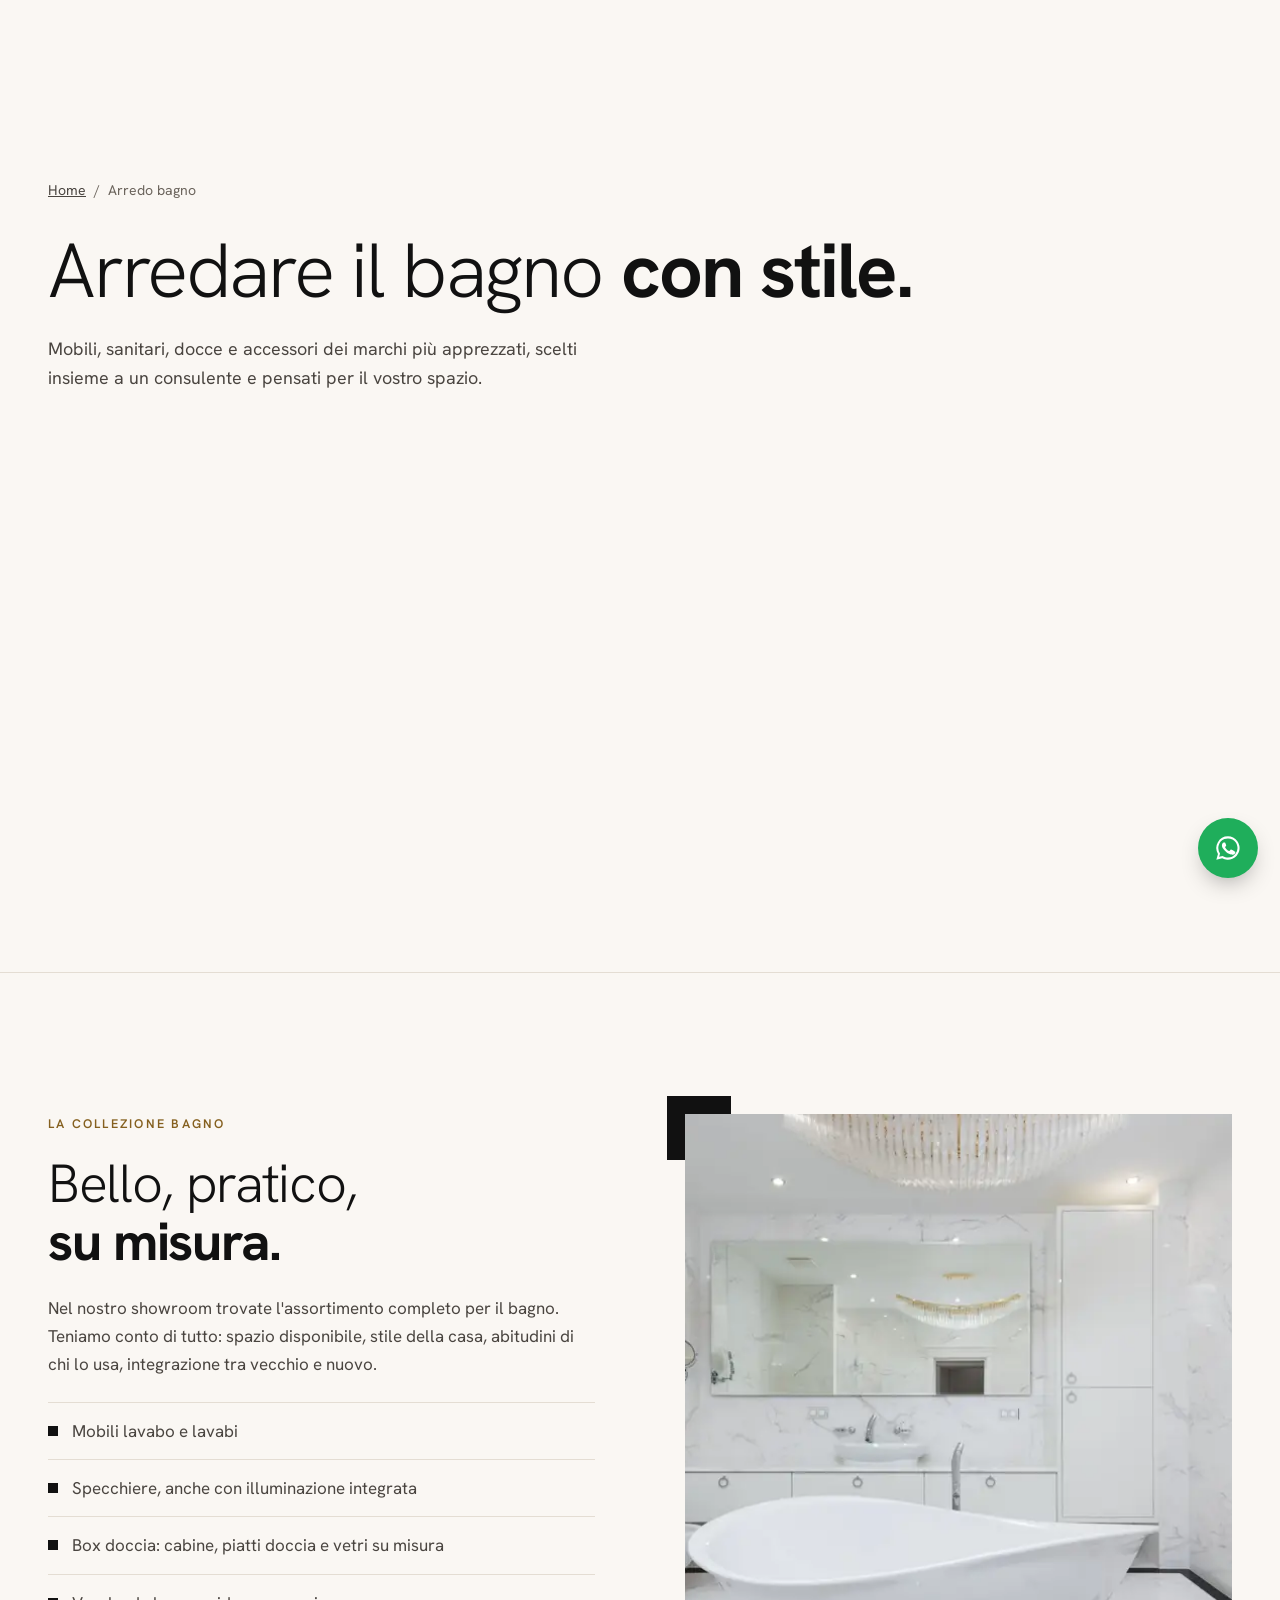
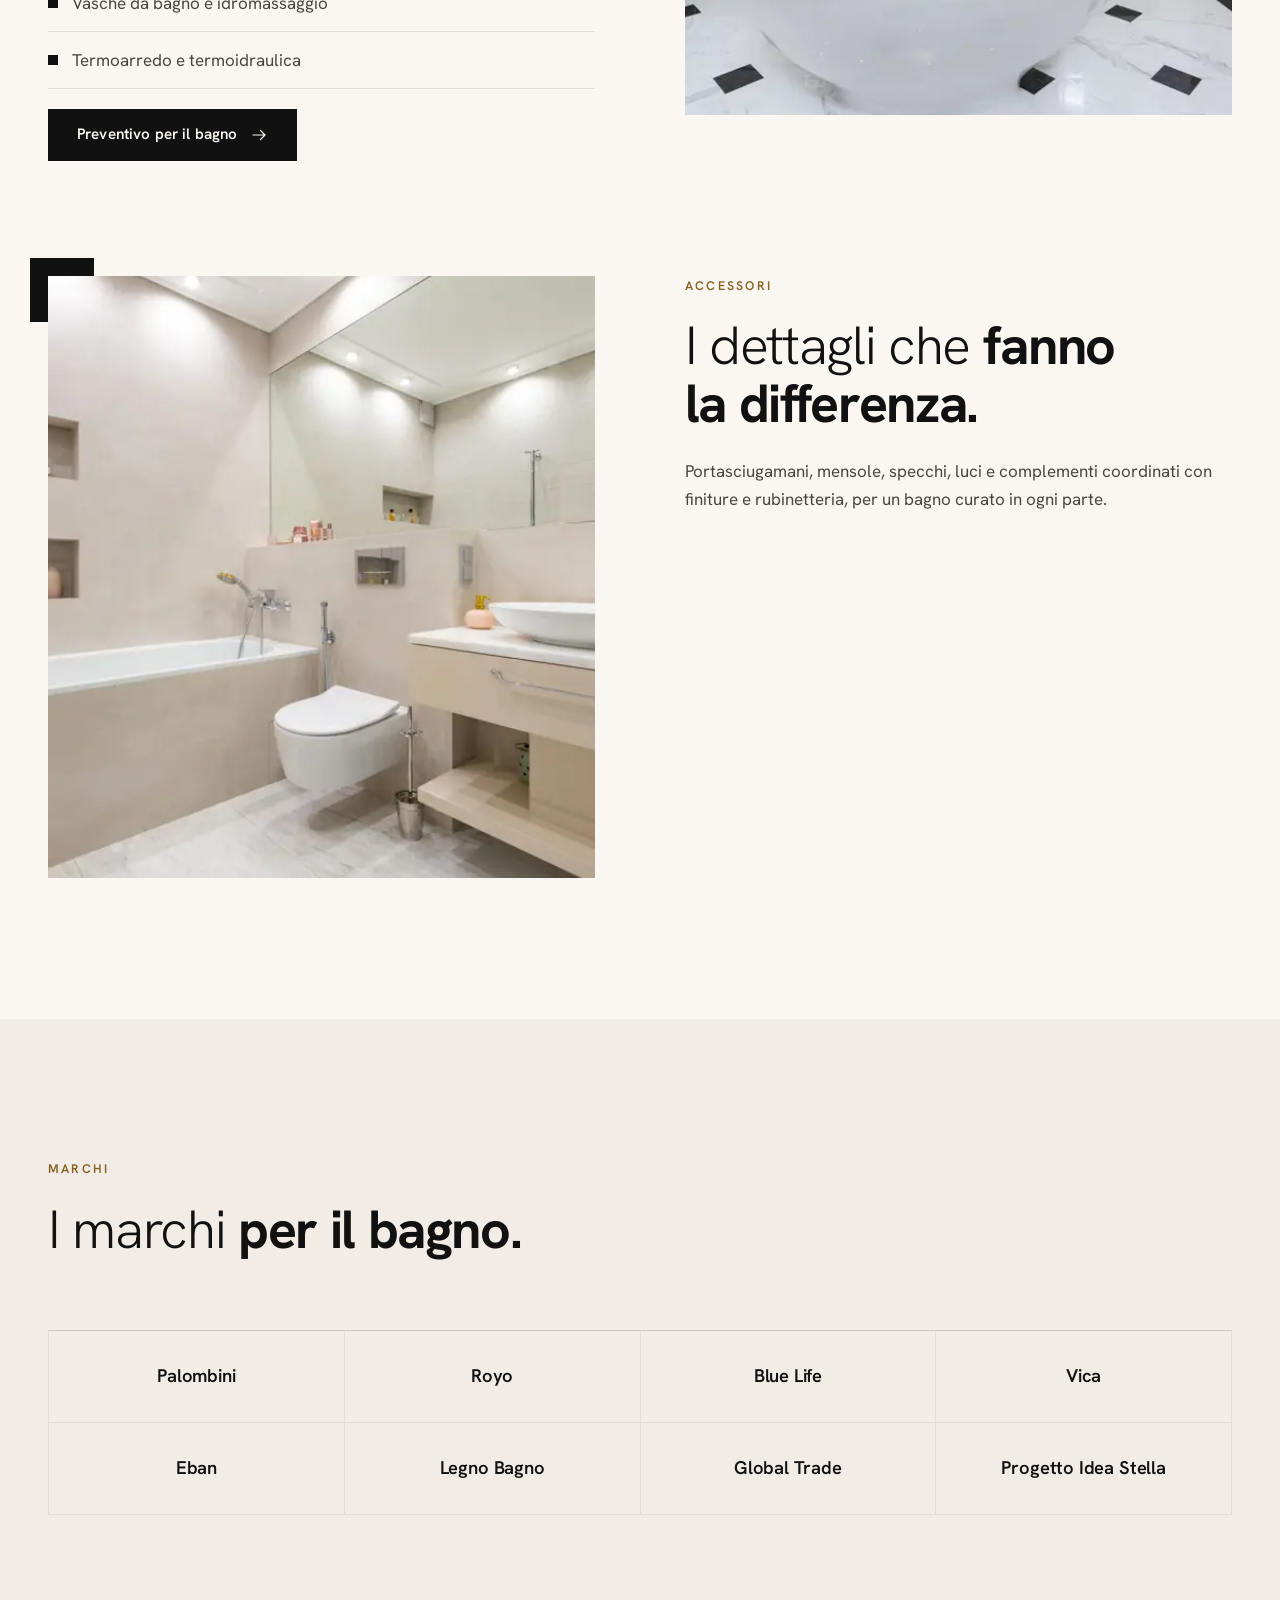
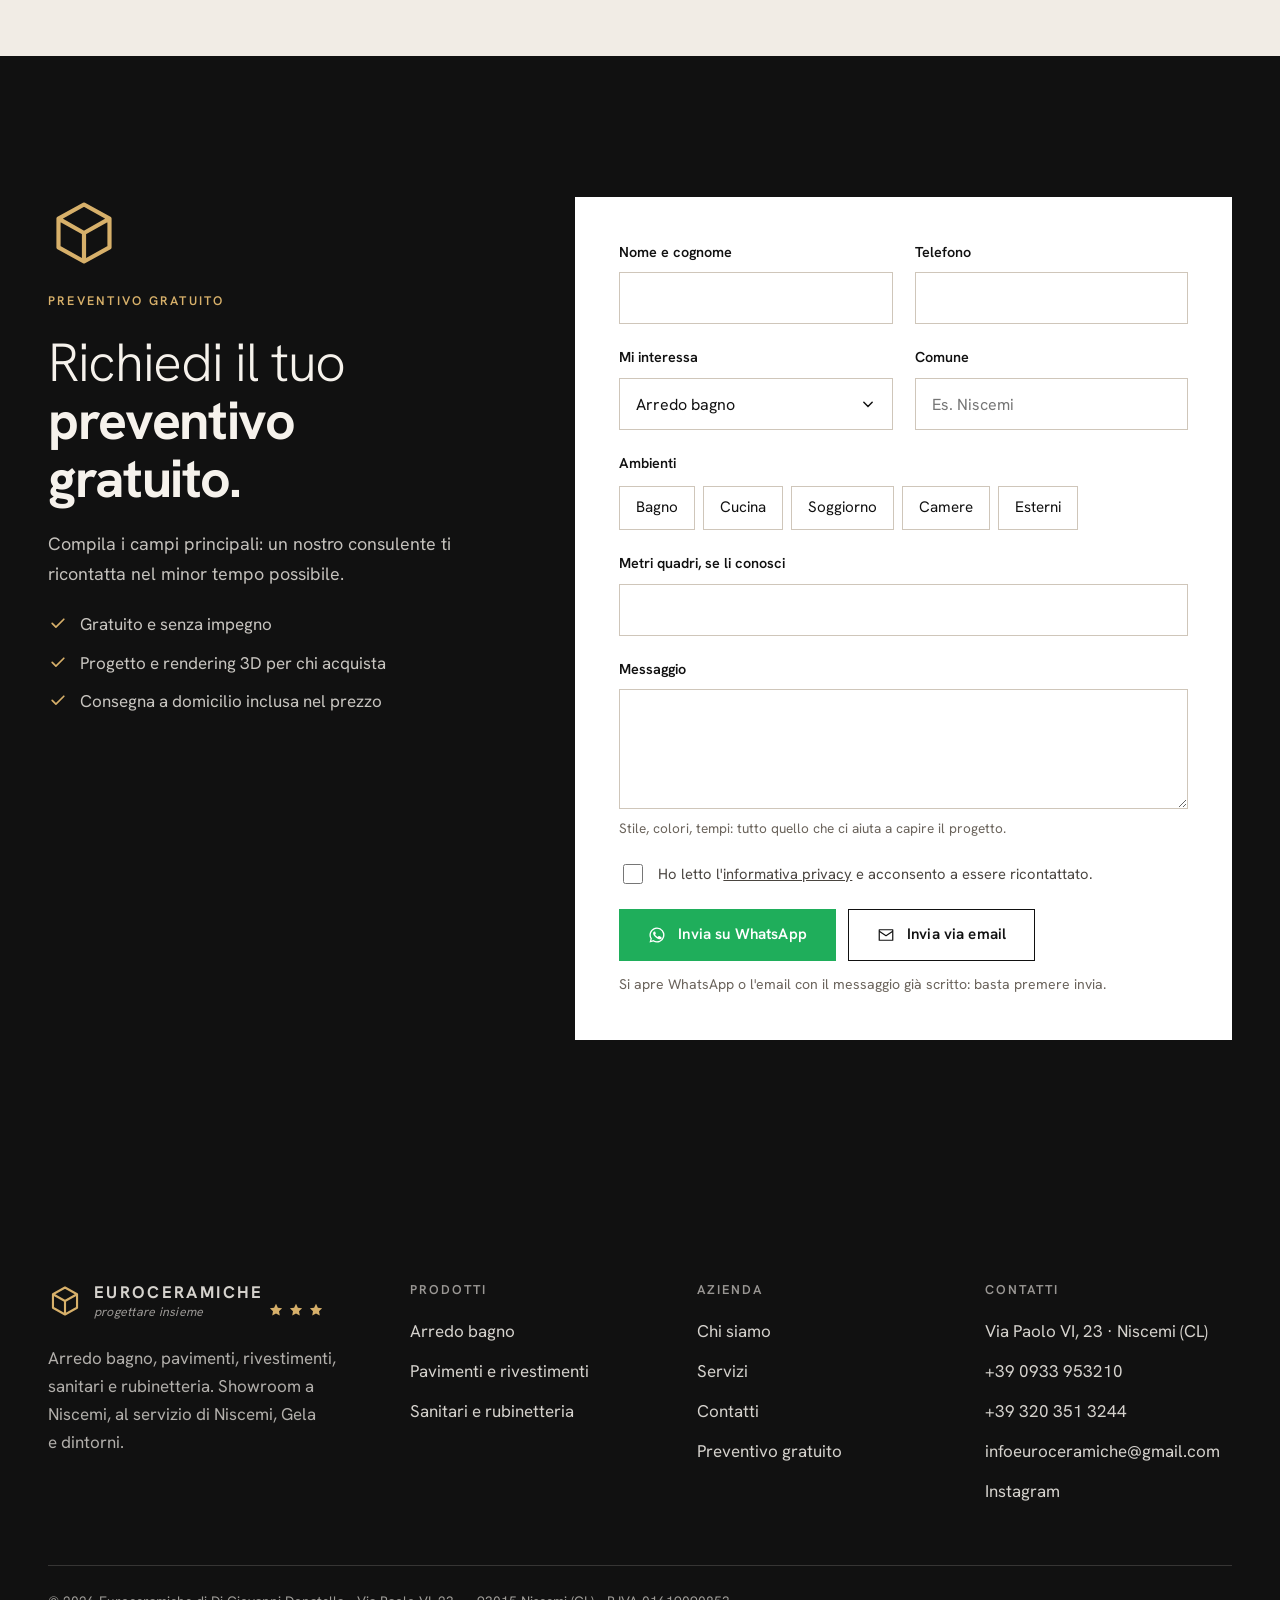
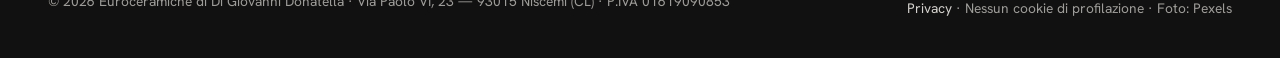
<file: arredo-bagno.html>
<!doctype html>
<html lang="it">
<head>
<meta charset="utf-8">
<meta name="viewport" content="width=device-width, initial-scale=1, viewport-fit=cover">
<title>Arredo bagno a Niscemi e Gela — Euroceramiche</title>
<meta name="description" content="Arredo bagno a Niscemi: mobili, lavabi, specchiere, box doccia, vasche, idromassaggio e accessori. Palombini, Royo, Blue Life, Vica, Eban e altri marchi.">
<meta name="theme-color" content="#faf7f3">
<meta property="og:type" content="website">
<meta property="og:locale" content="it_IT">
<meta property="og:title" content="Arredo bagno a Niscemi e Gela — Euroceramiche">
<meta property="og:description" content="Arredo bagno a Niscemi: mobili, lavabi, specchiere, box doccia, vasche, idromassaggio e accessori. Palombini, Royo, Blue Life, Vica, Eban e altri marchi.">
<meta property="og:image" content="assets/img/hero.webp">
<link rel="icon" href="data:image/svg+xml,<svg xmlns='http://www.w3.org/2000/svg' viewBox='0 0 24 24'><rect width='24' height='24' fill='%23111'/><path d='M12 4l7 3.9v8.2L12 20l-7-3.9V7.9z M5 7.9L12 12l7-4.1 M12 12v8' fill='none' stroke='%23d7b06a' stroke-width='1.4' stroke-linejoin='round'/></svg>">
<link rel="preload" href="assets/fonts/hanken-grotesk.woff2" as="font" type="font/woff2" crossorigin>
<link rel="stylesheet" href="assets/css/site.css">
</head>
<body>
<script>(function(d){d.classList.add('js');try{if(sessionStorage.getItem('ec-splash')||matchMedia('(prefers-reduced-motion: reduce)').matches)d.classList.add('splash-done');else sessionStorage.setItem('ec-splash','1')}catch(e){}})(document.documentElement)</script>
<div class="splash" aria-hidden="true"><div class="splash-in"><svg class="splash-cube" viewBox="0 0 24 24"><path d="M12 2.5l8.5 4.7v9.6L12 21.5l-8.5-4.7V7.2z M3.5 7.2L12 12l8.5-4.8 M12 12v9.5" fill="none" stroke="currentColor" stroke-width="1.1" stroke-linejoin="round"/></svg><p class="splash-name">EUROCERAMICHE</p><p class="splash-tag">progettiamo insieme</p></div></div>
<a class="skip" href="#main">Vai al contenuto</a>
<header class="header">
  <div class="wrap">
    <a class="logo" href="index.html" aria-label="Euroceramiche — Home"><svg viewBox="0 0 24 24" aria-hidden="true"><path d="M12 2.5l8.5 4.7v9.6L12 21.5l-8.5-4.7V7.2z M3.5 7.2L12 12l8.5-4.8 M12 12v9.5" fill="none" stroke="currentColor" stroke-width="1.5" stroke-linejoin="round"/></svg><span><b>EUROCERAMICHE</b><small>progettare insieme</small></span></a>
    <nav class="nav" id="nav" aria-label="Principale">
      <a href="chi-siamo.html">Chi siamo</a><a href="arredo-bagno.html" aria-current="page">Arredo bagno</a><a href="pavimenti-rivestimenti.html">Pavimenti e rivestimenti</a><a href="sanitari-rubinetteria.html">Sanitari e rubinetteria</a><a href="servizi.html">Servizi</a><a href="contatti.html">Contatti</a>
      <a class="btn" href="contatti.html#preventivo">Preventivo gratuito</a>
    </nav>
    <a class="btn" href="contatti.html#preventivo">Preventivo gratuito</a>
    <button class="menu-btn" type="button" aria-expanded="false" aria-controls="nav" aria-label="Apri il menu">
      <svg viewBox="0 0 24 24" aria-hidden="true" fill="none" stroke="currentColor" stroke-width="1.6" stroke-linecap="round"><path class="l1" d="M3 8.5h18"/><path class="l2" d="M3 15.5h18"/></svg>
    </button>
  </div>
</header>
<main id="main">
<section class="page-head">
    <div class="wrap">
      <nav class="crumbs" aria-label="Percorso"><a href="index.html">Home</a><span aria-hidden="true">/</span><span aria-current="page">Arredo bagno</span></nav>
      <h1 data-reveal>Arredare il bagno <strong>con stile.</strong></h1>
      <p class="lead" data-reveal style="--i:1">Mobili, sanitari, docce e accessori dei marchi più apprezzati, scelti insieme a un consulente e pensati per il vostro spazio.</p>
      <div class="page-hero-img" data-reveal style="--i:2"><img src="assets/img/hero.webp" alt="Bagno elegante con rivestimenti in marmo e vasca" width="1600" height="900" fetchpriority="high"></div>
    </div>
  </section>
  <section class="section">
    <div class="wrap">
      <div class="split">
        <div class="prose" data-reveal>
          <span class="eyebrow">La collezione bagno</span>
          <h2>Bello, pratico, <strong>su misura.</strong></h2>
          <p>Nel nostro showroom trovate l'assortimento completo per il bagno. Teniamo conto di tutto: spazio disponibile, stile della casa, abitudini di chi lo usa, integrazione tra vecchio e nuovo.</p>
          <ul class="list">
            <li>Mobili lavabo e lavabi</li>
            <li>Specchiere, anche con illuminazione integrata</li>
            <li>Box doccia: cabine, piatti doccia e vetri su misura</li>
            <li>Vasche da bagno e idromassaggio</li>
            <li>Termoarredo e termoidraulica</li>
          </ul>
          <a class="btn" href="#preventivo" data-quote="Arredo bagno">Preventivo per il bagno <svg viewBox="0 0 24 24" aria-hidden="true"><path d="M4 12h16M14 6l6 6-6 6" fill="none" stroke="currentColor" stroke-width="1.6" stroke-linecap="round" stroke-linejoin="round"/></svg></a>
        </div>
        <div class="offset" data-reveal style="--i:1"><div class="frame"><img src="assets/img/calacatta.webp" alt="Bagno con vasca freestanding e mobile sospeso" width="900" height="632" loading="lazy" decoding="async"></div></div>
      </div>
      <div class="split split--rev" id="accessori">
        <div class="prose" data-reveal>
          <span class="eyebrow">Accessori</span>
          <h2>I dettagli che <strong>fanno la differenza.</strong></h2>
          <p>Portasciugamani, mensole, specchi, luci e complementi coordinati con finiture e rubinetteria, per un bagno curato in ogni parte.</p>
        </div>
        <div class="offset" data-reveal style="--i:1"><div class="frame"><img src="assets/img/pietra-beige.webp" alt="Bagno con nicchie, accessori e luci" width="900" height="601" loading="lazy" decoding="async"></div></div>
      </div>
    </div>
  </section>

  <section class="section section--muted">
    <div class="wrap">
      <div class="head" data-reveal><span class="eyebrow">Marchi</span><h2>I marchi <strong>per il bagno.</strong></h2></div>
      <div data-reveal><ul class="brands"><li>Palombini</li><li>Royo</li><li>Blue Life</li><li>Vica</li><li>Eban</li><li>Legno Bagno</li><li>Global Trade</li><li>Progetto Idea Stella</li></ul></div>
    </div>
  </section>
<section class="section section--dark" id="preventivo">
    <div class="wrap quote">
      <div class="quote-aside" data-reveal>
        <svg class="cube" viewBox="0 0 24 24" aria-hidden="true"><path d="M12 2.5l8.5 4.7v9.6L12 21.5l-8.5-4.7V7.2z M3.5 7.2L12 12l8.5-4.8 M12 12v9.5" fill="none" stroke="currentColor" stroke-width="1.4" stroke-linejoin="round"/></svg>
        <span class="eyebrow">Preventivo gratuito</span>
        <h2>Richiedi il tuo <strong>preventivo gratuito.</strong></h2>
        <p class="lead">Compila i campi principali: un nostro consulente ti ricontatta nel minor tempo possibile.</p>
        <ul>
          <li><svg viewBox="0 0 24 24" aria-hidden="true"><path d="M5 12.5l4.5 4.5L19 7.5" fill="none" stroke="currentColor" stroke-width="2" stroke-linecap="round" stroke-linejoin="round"/></svg> Gratuito e senza impegno</li>
          <li><svg viewBox="0 0 24 24" aria-hidden="true"><path d="M5 12.5l4.5 4.5L19 7.5" fill="none" stroke="currentColor" stroke-width="2" stroke-linecap="round" stroke-linejoin="round"/></svg> Progetto e rendering 3D per chi acquista</li>
          <li><svg viewBox="0 0 24 24" aria-hidden="true"><path d="M5 12.5l4.5 4.5L19 7.5" fill="none" stroke="currentColor" stroke-width="2" stroke-linecap="round" stroke-linejoin="round"/></svg> Consegna a domicilio inclusa nel prezzo</li>
        </ul>
      </div>
      <form class="form" data-quote-form novalidate data-reveal style="--i:1">
        <div class="form-row">
          <div class="field"><label for="q-nome">Nome e cognome</label><input id="q-nome" name="nome" autocomplete="name" required aria-describedby="e-nome"><span class="error" id="e-nome">Inserisci il tuo nome.</span></div>
          <div class="field"><label for="q-tel">Telefono</label><input id="q-tel" name="telefono" type="tel" inputmode="tel" autocomplete="tel" required aria-describedby="e-tel"><span class="error" id="e-tel">Inserisci un numero di telefono valido.</span></div>
        </div>
        <div class="form-row">
          <div class="field"><label for="q-interesse">Mi interessa</label><select id="q-interesse" name="interesse"><option selected>Arredo bagno</option><option>Pavimenti</option><option>Rivestimenti</option><option>Sanitari e rubinetteria</option><option>Accessori</option><option>Progetto e rendering 3D</option><option>Ristrutturazione completa</option></select></div>
          <div class="field"><label for="q-comune">Comune</label><input id="q-comune" name="comune" autocomplete="address-level2" placeholder="Es. Niscemi"></div>
        </div>
        <fieldset><legend class="legend">Ambienti</legend><div class="choices"><label class="choice"><input type="checkbox" name="ambienti" value="Bagno"><span>Bagno</span></label><label class="choice"><input type="checkbox" name="ambienti" value="Cucina"><span>Cucina</span></label><label class="choice"><input type="checkbox" name="ambienti" value="Soggiorno"><span>Soggiorno</span></label><label class="choice"><input type="checkbox" name="ambienti" value="Camere"><span>Camere</span></label><label class="choice"><input type="checkbox" name="ambienti" value="Esterni"><span>Esterni</span></label></div></fieldset>
        <div class="field"><label for="q-mq">Metri quadri, se li conosci</label><input id="q-mq" name="mq" inputmode="decimal"></div>
        <div class="field"><label for="q-msg">Messaggio</label><textarea id="q-msg" name="messaggio" aria-describedby="h-msg"></textarea><span class="hint" id="h-msg">Stile, colori, tempi: tutto quello che ci aiuta a capire il progetto.</span></div>
        <div class="consent-wrap"><label class="consent"><input type="checkbox" name="privacy" required aria-describedby="e-priv"> <span>Ho letto l'<a href="privacy.html">informativa privacy</a> e acconsento a essere ricontattato.</span></label><span class="error" id="e-priv">Serve il consenso per poterti ricontattare.</span></div>
        <div class="submit">
          <button class="btn btn--wa" type="submit" value="whatsapp"><svg viewBox="0 0 24 24" aria-hidden="true"><path fill="currentColor" d="M12 2a10 10 0 0 0-8.6 15.1L2 22l5-1.3A10 10 0 1 0 12 2zm0 18.2c-1.5 0-3-.4-4.3-1.2l-.3-.2-3 .8.8-2.9-.2-.3A8.2 8.2 0 1 1 12 20.2zm4.5-6.1c-.2-.1-1.5-.7-1.7-.8-.2-.1-.4-.1-.6.1l-.8 1c-.1.2-.3.2-.5.1-.7-.3-1.4-.7-2-1.3-.5-.5-1-1.1-1.3-1.7-.1-.2 0-.4.1-.5l.4-.5.3-.5v-.5l-.8-1.9c-.2-.5-.4-.4-.6-.4h-.5a1 1 0 0 0-.7.3c-.3.3-1 1-1 2.3s1 2.7 1.2 2.9c.1.2 2 3.1 4.9 4.3 1.8.7 2.5.8 3.4.7.6-.1 1.5-.6 1.8-1.2.2-.6.2-1.1.1-1.2l-.5-.3z"/></svg> Invia su WhatsApp</button>
          <button class="btn btn--line" type="submit" value="email"><svg viewBox="0 0 24 24" aria-hidden="true"><g fill="none" stroke="currentColor" stroke-width="1.6" stroke-linejoin="round"><rect x="3" y="5" width="18" height="14"/><path d="M3 7l9 6 9-6"/></g></svg> Invia via email</button>
          <small>Si apre WhatsApp o l'email con il messaggio già scritto: basta premere invia.</small>
        </div>
      </form>
    </div>
  </section>
</main>
<footer class="footer">
  <div class="wrap">
    <div class="footer-grid">
      <div class="footer-brand">
        <a class="logo" href="index.html" aria-label="Euroceramiche — Home"><svg viewBox="0 0 24 24" aria-hidden="true"><path d="M12 2.5l8.5 4.7v9.6L12 21.5l-8.5-4.7V7.2z M3.5 7.2L12 12l8.5-4.8 M12 12v9.5" fill="none" stroke="currentColor" stroke-width="1.5" stroke-linejoin="round"/></svg><span><b>EUROCERAMICHE</b><small>progettare insieme</small></span></a>
        <div class="stars" aria-hidden="true"><svg viewBox="0 0 24 24" aria-hidden="true"><path fill="currentColor" d="M12 2.8l2.8 5.9 6.4.8-4.7 4.4 1.2 6.4L12 17.2l-5.7 3.1 1.2-6.4-4.7-4.4 6.4-.8z"/></svg><svg viewBox="0 0 24 24" aria-hidden="true"><path fill="currentColor" d="M12 2.8l2.8 5.9 6.4.8-4.7 4.4 1.2 6.4L12 17.2l-5.7 3.1 1.2-6.4-4.7-4.4 6.4-.8z"/></svg><svg viewBox="0 0 24 24" aria-hidden="true"><path fill="currentColor" d="M12 2.8l2.8 5.9 6.4.8-4.7 4.4 1.2 6.4L12 17.2l-5.7 3.1 1.2-6.4-4.7-4.4 6.4-.8z"/></svg></div>
        <p>Arredo bagno, pavimenti, rivestimenti, sanitari e rubinetteria. Showroom a Niscemi, al servizio di Niscemi, Gela e dintorni.</p>
      </div>
      <div>
        <h2>Prodotti</h2>
        <ul><li><a href="arredo-bagno.html">Arredo bagno</a></li><li><a href="pavimenti-rivestimenti.html">Pavimenti e rivestimenti</a></li><li><a href="sanitari-rubinetteria.html">Sanitari e rubinetteria</a></li></ul>
      </div>
      <div>
        <h2>Azienda</h2>
        <ul><li><a href="chi-siamo.html">Chi siamo</a></li><li><a href="servizi.html">Servizi</a></li><li><a href="contatti.html">Contatti</a></li><li><a href="contatti.html#preventivo">Preventivo gratuito</a></li></ul>
      </div>
      <div>
        <h2>Contatti</h2>
        <ul>
          <li><a href="contatti.html">Via Paolo VI, 23 · Niscemi (CL)</a></li>
          <li><a href="tel:+390933953210" data-tel="phone">+39 0933 953210</a></li>
          <li><a href="tel:+393203513244" data-tel="mobile">+39 320 351 3244</a></li>
          <li><a href="mailto:infoeuroceramiche@gmail.com" data-mail>infoeuroceramiche@gmail.com</a></li>
          <li><a href="https://www.instagram.com/euroceramicheniscemi/" target="_blank" rel="noopener">Instagram</a></li>
        </ul>
      </div>
    </div>
    <div class="footer-legal">
      <span>© <span data-year>2026</span> Euroceramiche di Di Giovanni Donatella · Via Paolo VI, 23 — 93015 Niscemi (CL) · P.IVA 01619090853</span>
      <span><a href="privacy.html">Privacy</a> · Nessun cookie di profilazione · Foto: Pexels</span>
    </div>
  </div>
</footer>
<a class="wa-float" href="https://wa.me/393203513244" data-wa="Buongiorno, vorrei qualche informazione." target="_blank" rel="noopener" aria-label="Scrivici su WhatsApp"><svg viewBox="0 0 24 24" aria-hidden="true"><path fill="currentColor" d="M12 2a10 10 0 0 0-8.6 15.1L2 22l5-1.3A10 10 0 1 0 12 2zm0 18.2c-1.5 0-3-.4-4.3-1.2l-.3-.2-3 .8.8-2.9-.2-.3A8.2 8.2 0 1 1 12 20.2zm4.5-6.1c-.2-.1-1.5-.7-1.7-.8-.2-.1-.4-.1-.6.1l-.8 1c-.1.2-.3.2-.5.1-.7-.3-1.4-.7-2-1.3-.5-.5-1-1.1-1.3-1.7-.1-.2 0-.4.1-.5l.4-.5.3-.5v-.5l-.8-1.9c-.2-.5-.4-.4-.6-.4h-.5a1 1 0 0 0-.7.3c-.3.3-1 1-1 2.3s1 2.7 1.2 2.9c.1.2 2 3.1 4.9 4.3 1.8.7 2.5.8 3.4.7.6-.1 1.5-.6 1.8-1.2.2-.6.2-1.1.1-1.2l-.5-.3z"/></svg></a>
<nav class="mbar" aria-label="Azioni rapide">
  <a href="tel:+390933953210" data-tel="phone"><svg viewBox="0 0 24 24" aria-hidden="true"><path d="M5 4h4l2 5-2.5 1.5a11 11 0 0 0 5 5L15 13l5 2v4a2 2 0 0 1-2 2A16 16 0 0 1 3 6a2 2 0 0 1 2-2" fill="none" stroke="currentColor" stroke-width="1.6" stroke-linejoin="round"/></svg> Chiama</a>
  <a class="wa" href="https://wa.me/393203513244" data-wa="Buongiorno, vorrei qualche informazione." target="_blank" rel="noopener"><svg viewBox="0 0 24 24" aria-hidden="true"><path fill="currentColor" d="M12 2a10 10 0 0 0-8.6 15.1L2 22l5-1.3A10 10 0 1 0 12 2zm0 18.2c-1.5 0-3-.4-4.3-1.2l-.3-.2-3 .8.8-2.9-.2-.3A8.2 8.2 0 1 1 12 20.2zm4.5-6.1c-.2-.1-1.5-.7-1.7-.8-.2-.1-.4-.1-.6.1l-.8 1c-.1.2-.3.2-.5.1-.7-.3-1.4-.7-2-1.3-.5-.5-1-1.1-1.3-1.7-.1-.2 0-.4.1-.5l.4-.5.3-.5v-.5l-.8-1.9c-.2-.5-.4-.4-.6-.4h-.5a1 1 0 0 0-.7.3c-.3.3-1 1-1 2.3s1 2.7 1.2 2.9c.1.2 2 3.1 4.9 4.3 1.8.7 2.5.8 3.4.7.6-.1 1.5-.6 1.8-1.2.2-.6.2-1.1.1-1.2l-.5-.3z"/></svg> WhatsApp</a>
  <a class="main" href="contatti.html#preventivo">Preventivo</a>
</nav>
<div class="toast" role="status" aria-live="polite"></div>
<script src="assets/js/site.js" defer></script>
</body>
</html>
</file>
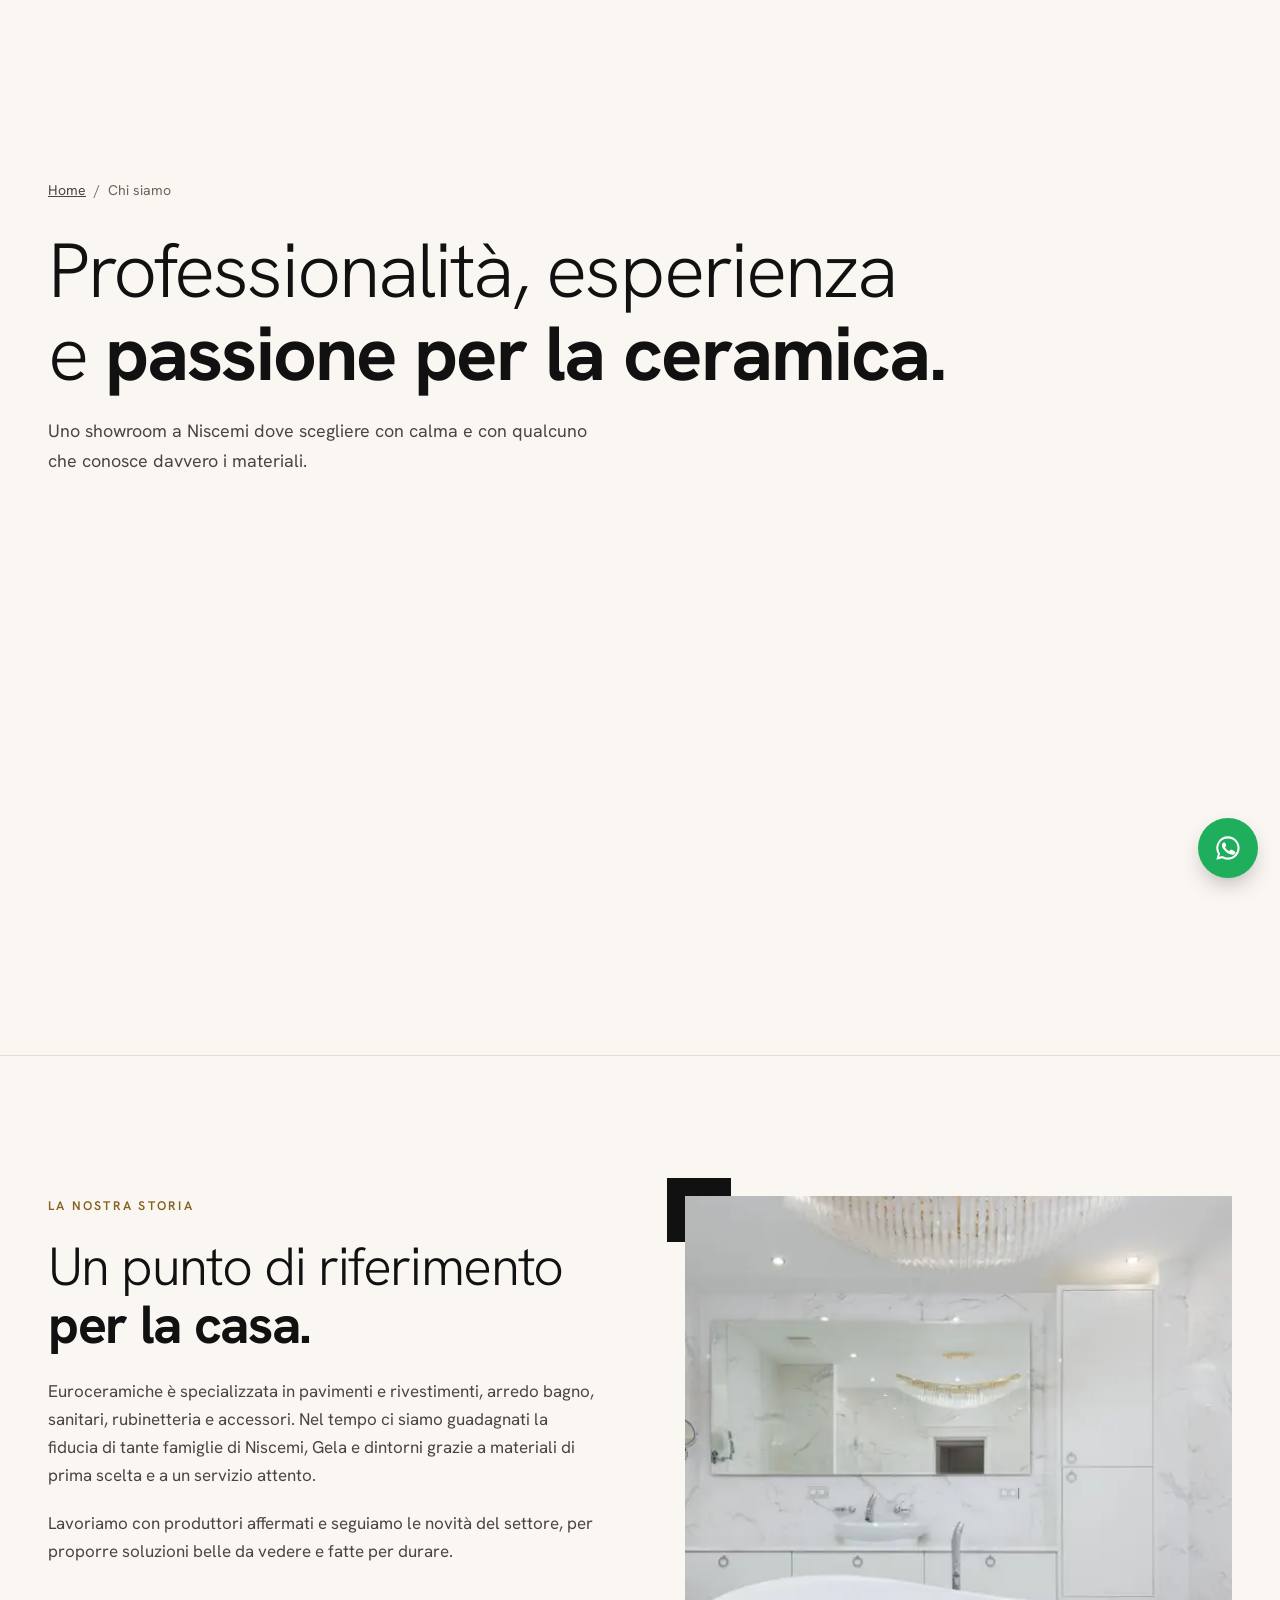
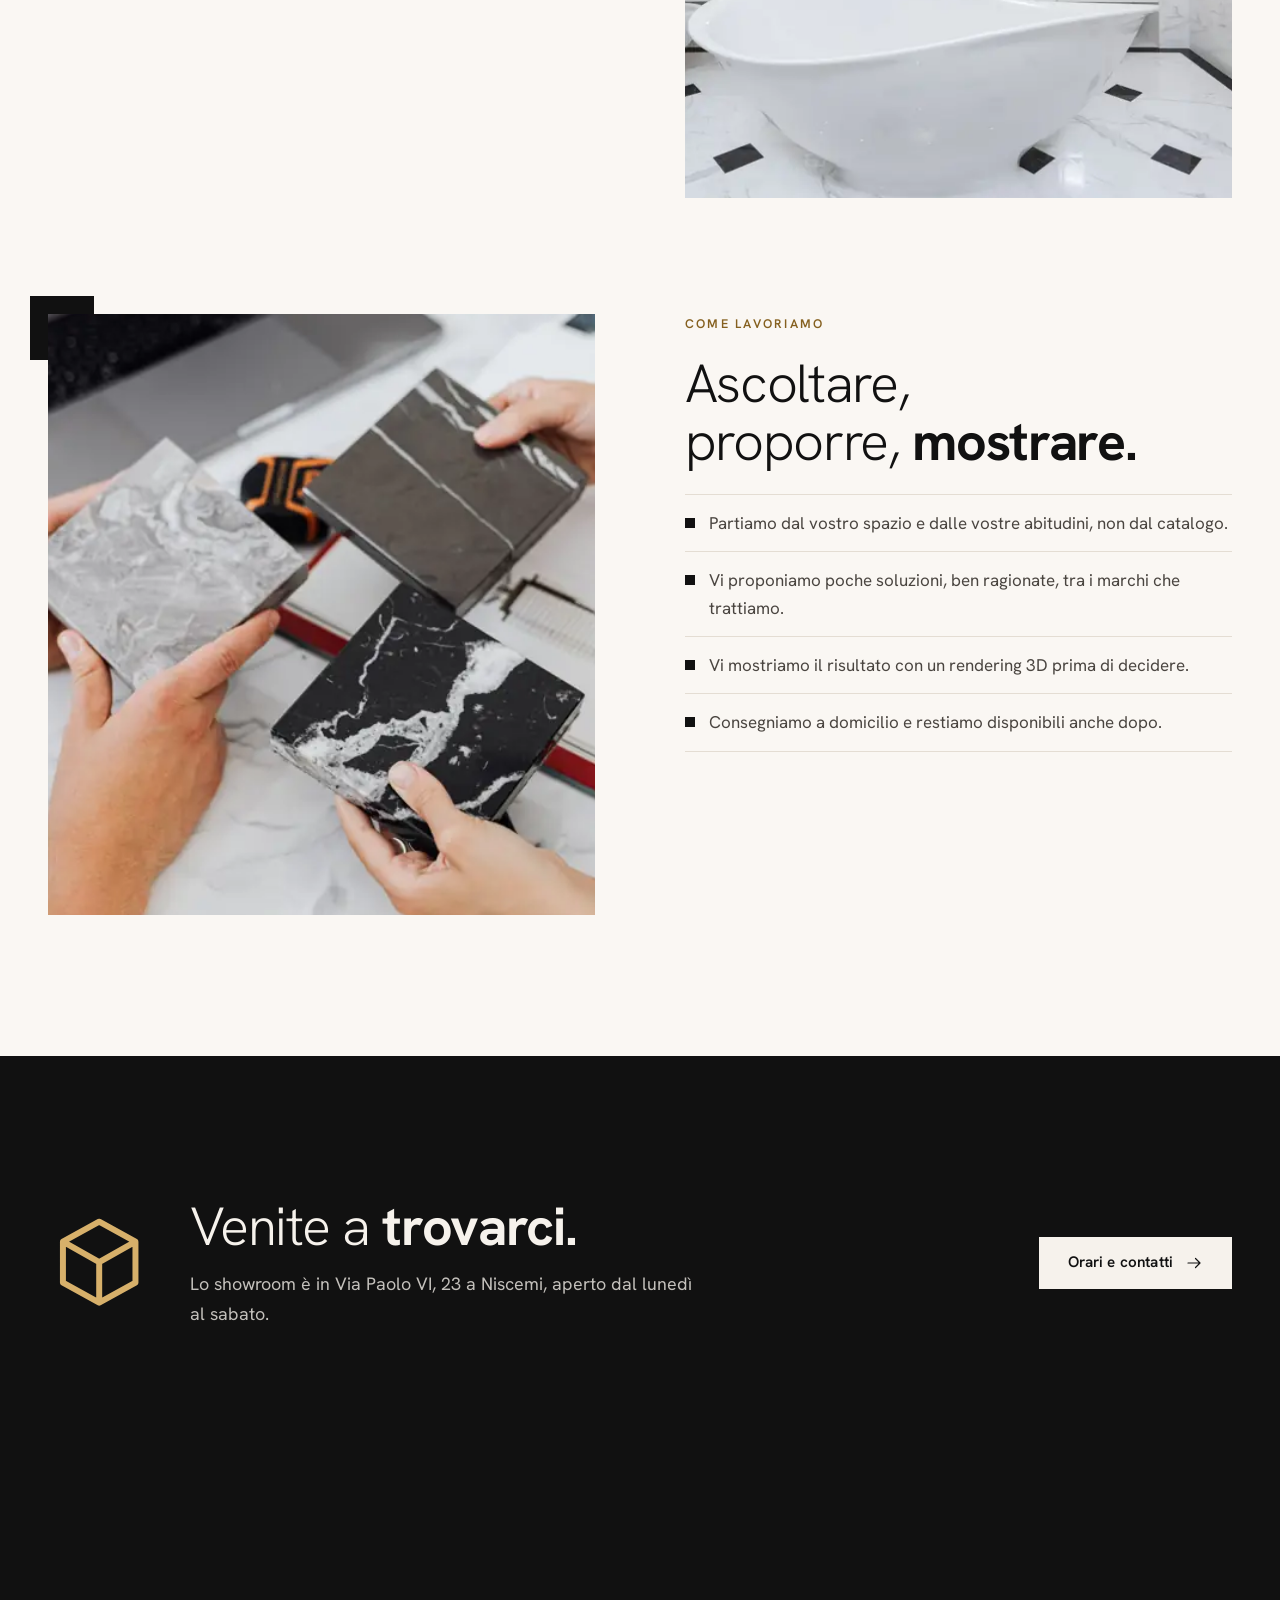
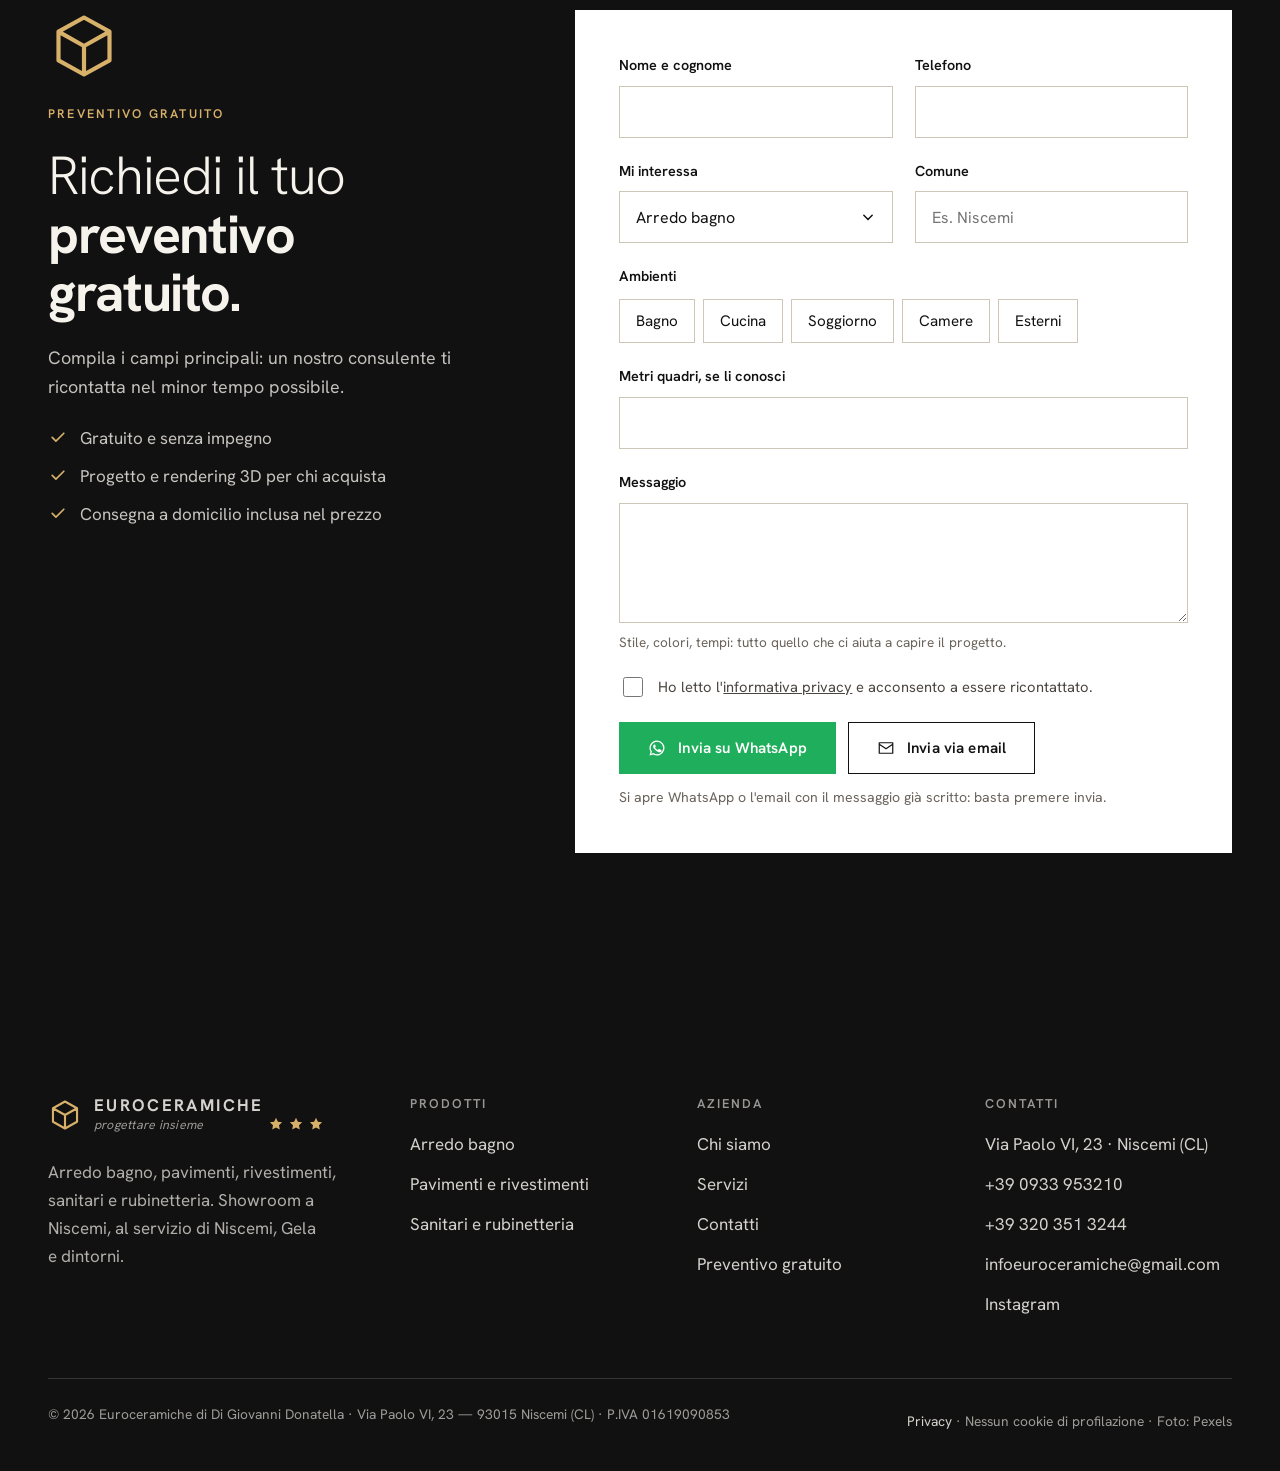
<file: chi-siamo.html>
<!doctype html>
<html lang="it">
<head>
<meta charset="utf-8">
<meta name="viewport" content="width=device-width, initial-scale=1, viewport-fit=cover">
<title>Chi siamo — Euroceramiche Niscemi</title>
<meta name="description" content="Euroceramiche: showroom di arredo bagno, pavimenti, rivestimenti, sanitari e rubinetteria a Niscemi. Professionalità, esperienza e passione per la ceramica.">
<meta name="theme-color" content="#faf7f3">
<meta property="og:type" content="website">
<meta property="og:locale" content="it_IT">
<meta property="og:title" content="Chi siamo — Euroceramiche Niscemi">
<meta property="og:description" content="Euroceramiche: showroom di arredo bagno, pavimenti, rivestimenti, sanitari e rubinetteria a Niscemi. Professionalità, esperienza e passione per la ceramica.">
<meta property="og:image" content="assets/img/hero.webp">
<link rel="icon" href="data:image/svg+xml,<svg xmlns='http://www.w3.org/2000/svg' viewBox='0 0 24 24'><rect width='24' height='24' fill='%23111'/><path d='M12 4l7 3.9v8.2L12 20l-7-3.9V7.9z M5 7.9L12 12l7-4.1 M12 12v8' fill='none' stroke='%23d7b06a' stroke-width='1.4' stroke-linejoin='round'/></svg>">
<link rel="preload" href="assets/fonts/hanken-grotesk.woff2" as="font" type="font/woff2" crossorigin>
<link rel="stylesheet" href="assets/css/site.css">
</head>
<body>
<script>(function(d){d.classList.add('js');try{if(sessionStorage.getItem('ec-splash')||matchMedia('(prefers-reduced-motion: reduce)').matches)d.classList.add('splash-done');else sessionStorage.setItem('ec-splash','1')}catch(e){}})(document.documentElement)</script>
<div class="splash" aria-hidden="true"><div class="splash-in"><svg class="splash-cube" viewBox="0 0 24 24"><path d="M12 2.5l8.5 4.7v9.6L12 21.5l-8.5-4.7V7.2z M3.5 7.2L12 12l8.5-4.8 M12 12v9.5" fill="none" stroke="currentColor" stroke-width="1.1" stroke-linejoin="round"/></svg><p class="splash-name">EUROCERAMICHE</p><p class="splash-tag">progettiamo insieme</p></div></div>
<a class="skip" href="#main">Vai al contenuto</a>
<header class="header">
  <div class="wrap">
    <a class="logo" href="index.html" aria-label="Euroceramiche — Home"><svg viewBox="0 0 24 24" aria-hidden="true"><path d="M12 2.5l8.5 4.7v9.6L12 21.5l-8.5-4.7V7.2z M3.5 7.2L12 12l8.5-4.8 M12 12v9.5" fill="none" stroke="currentColor" stroke-width="1.5" stroke-linejoin="round"/></svg><span><b>EUROCERAMICHE</b><small>progettare insieme</small></span></a>
    <nav class="nav" id="nav" aria-label="Principale">
      <a href="chi-siamo.html" aria-current="page">Chi siamo</a><a href="arredo-bagno.html">Arredo bagno</a><a href="pavimenti-rivestimenti.html">Pavimenti e rivestimenti</a><a href="sanitari-rubinetteria.html">Sanitari e rubinetteria</a><a href="servizi.html">Servizi</a><a href="contatti.html">Contatti</a>
      <a class="btn" href="contatti.html#preventivo">Preventivo gratuito</a>
    </nav>
    <a class="btn" href="contatti.html#preventivo">Preventivo gratuito</a>
    <button class="menu-btn" type="button" aria-expanded="false" aria-controls="nav" aria-label="Apri il menu">
      <svg viewBox="0 0 24 24" aria-hidden="true" fill="none" stroke="currentColor" stroke-width="1.6" stroke-linecap="round"><path class="l1" d="M3 8.5h18"/><path class="l2" d="M3 15.5h18"/></svg>
    </button>
  </div>
</header>
<main id="main">
<section class="page-head">
    <div class="wrap">
      <nav class="crumbs" aria-label="Percorso"><a href="index.html">Home</a><span aria-hidden="true">/</span><span aria-current="page">Chi siamo</span></nav>
      <h1 data-reveal>Professionalità, esperienza e <strong>passione per la ceramica.</strong></h1>
      <p class="lead" data-reveal style="--i:1">Uno showroom a Niscemi dove scegliere con calma e con qualcuno che conosce davvero i materiali.</p>
      <div class="page-hero-img" data-reveal style="--i:2"><img src="assets/img/living-marmo.webp" alt="Soggiorno con parete in grandi lastre effetto marmo" width="1600" height="900" fetchpriority="high"></div>
    </div>
  </section>
  <section class="section">
    <div class="wrap">
      <div class="split">
        <div class="prose" data-reveal>
          <span class="eyebrow">La nostra storia</span>
          <h2>Un punto di riferimento <strong>per la casa.</strong></h2>
          <p>Euroceramiche è specializzata in pavimenti e rivestimenti, arredo bagno, sanitari, rubinetteria e accessori. Nel tempo ci siamo guadagnati la fiducia di tante famiglie di Niscemi, Gela e dintorni grazie a materiali di prima scelta e a un servizio attento.</p>
          <p>Lavoriamo con produttori affermati e seguiamo le novità del settore, per proporre soluzioni belle da vedere e fatte per durare.</p>
        </div>
        <div class="offset" data-reveal style="--i:1"><div class="frame"><img src="assets/img/calacatta.webp" alt="Bagno con vasca freestanding e rivestimenti chiari" width="900" height="632" loading="lazy" decoding="async"></div></div>
      </div>
      <div class="split split--rev">
        <div class="prose" data-reveal>
          <span class="eyebrow">Come lavoriamo</span>
          <h2>Ascoltare, proporre, <strong>mostrare.</strong></h2>
          <ul class="list">
            <li>Partiamo dal vostro spazio e dalle vostre abitudini, non dal catalogo.</li>
            <li>Vi proponiamo poche soluzioni, ben ragionate, tra i marchi che trattiamo.</li>
            <li>Vi mostriamo il risultato con un rendering 3D prima di decidere.</li>
            <li>Consegniamo a domicilio e restiamo disponibili anche dopo.</li>
          </ul>
        </div>
        <div class="offset" data-reveal style="--i:1"><div class="frame"><img src="assets/img/campioni.webp" srcset="assets/img/campioni-800.webp 800w, assets/img/campioni.webp 1400w" sizes="(max-width: 860px) 100vw, 50vw" alt="Mani che confrontano campioni di marmo" width="1400" height="934" loading="lazy" decoding="async"></div></div>
      </div>
    </div>
  </section>
<section class="section section--dark">
    <div class="wrap band" data-reveal>
      <svg class="cube" viewBox="0 0 24 24" aria-hidden="true"><path d="M12 2.5l8.5 4.7v9.6L12 21.5l-8.5-4.7V7.2z M3.5 7.2L12 12l8.5-4.8 M12 12v9.5" fill="none" stroke="currentColor" stroke-width="1.4" stroke-linejoin="round"/></svg>
      <div><h2>Venite a <strong>trovarci.</strong></h2><p class="lead" style="margin-top:14px">Lo showroom è in Via Paolo VI, 23 a Niscemi, aperto dal lunedì al sabato.</p></div>
      <a class="btn btn--light" href="contatti.html">Orari e contatti <svg viewBox="0 0 24 24" aria-hidden="true"><path d="M4 12h16M14 6l6 6-6 6" fill="none" stroke="currentColor" stroke-width="1.6" stroke-linecap="round" stroke-linejoin="round"/></svg></a>
    </div>
  </section>
<section class="section section--dark" id="preventivo">
    <div class="wrap quote">
      <div class="quote-aside" data-reveal>
        <svg class="cube" viewBox="0 0 24 24" aria-hidden="true"><path d="M12 2.5l8.5 4.7v9.6L12 21.5l-8.5-4.7V7.2z M3.5 7.2L12 12l8.5-4.8 M12 12v9.5" fill="none" stroke="currentColor" stroke-width="1.4" stroke-linejoin="round"/></svg>
        <span class="eyebrow">Preventivo gratuito</span>
        <h2>Richiedi il tuo <strong>preventivo gratuito.</strong></h2>
        <p class="lead">Compila i campi principali: un nostro consulente ti ricontatta nel minor tempo possibile.</p>
        <ul>
          <li><svg viewBox="0 0 24 24" aria-hidden="true"><path d="M5 12.5l4.5 4.5L19 7.5" fill="none" stroke="currentColor" stroke-width="2" stroke-linecap="round" stroke-linejoin="round"/></svg> Gratuito e senza impegno</li>
          <li><svg viewBox="0 0 24 24" aria-hidden="true"><path d="M5 12.5l4.5 4.5L19 7.5" fill="none" stroke="currentColor" stroke-width="2" stroke-linecap="round" stroke-linejoin="round"/></svg> Progetto e rendering 3D per chi acquista</li>
          <li><svg viewBox="0 0 24 24" aria-hidden="true"><path d="M5 12.5l4.5 4.5L19 7.5" fill="none" stroke="currentColor" stroke-width="2" stroke-linecap="round" stroke-linejoin="round"/></svg> Consegna a domicilio inclusa nel prezzo</li>
        </ul>
      </div>
      <form class="form" data-quote-form novalidate data-reveal style="--i:1">
        <div class="form-row">
          <div class="field"><label for="q-nome">Nome e cognome</label><input id="q-nome" name="nome" autocomplete="name" required aria-describedby="e-nome"><span class="error" id="e-nome">Inserisci il tuo nome.</span></div>
          <div class="field"><label for="q-tel">Telefono</label><input id="q-tel" name="telefono" type="tel" inputmode="tel" autocomplete="tel" required aria-describedby="e-tel"><span class="error" id="e-tel">Inserisci un numero di telefono valido.</span></div>
        </div>
        <div class="form-row">
          <div class="field"><label for="q-interesse">Mi interessa</label><select id="q-interesse" name="interesse"><option>Arredo bagno</option><option>Pavimenti</option><option>Rivestimenti</option><option>Sanitari e rubinetteria</option><option>Accessori</option><option>Progetto e rendering 3D</option><option>Ristrutturazione completa</option></select></div>
          <div class="field"><label for="q-comune">Comune</label><input id="q-comune" name="comune" autocomplete="address-level2" placeholder="Es. Niscemi"></div>
        </div>
        <fieldset><legend class="legend">Ambienti</legend><div class="choices"><label class="choice"><input type="checkbox" name="ambienti" value="Bagno"><span>Bagno</span></label><label class="choice"><input type="checkbox" name="ambienti" value="Cucina"><span>Cucina</span></label><label class="choice"><input type="checkbox" name="ambienti" value="Soggiorno"><span>Soggiorno</span></label><label class="choice"><input type="checkbox" name="ambienti" value="Camere"><span>Camere</span></label><label class="choice"><input type="checkbox" name="ambienti" value="Esterni"><span>Esterni</span></label></div></fieldset>
        <div class="field"><label for="q-mq">Metri quadri, se li conosci</label><input id="q-mq" name="mq" inputmode="decimal"></div>
        <div class="field"><label for="q-msg">Messaggio</label><textarea id="q-msg" name="messaggio" aria-describedby="h-msg"></textarea><span class="hint" id="h-msg">Stile, colori, tempi: tutto quello che ci aiuta a capire il progetto.</span></div>
        <div class="consent-wrap"><label class="consent"><input type="checkbox" name="privacy" required aria-describedby="e-priv"> <span>Ho letto l'<a href="privacy.html">informativa privacy</a> e acconsento a essere ricontattato.</span></label><span class="error" id="e-priv">Serve il consenso per poterti ricontattare.</span></div>
        <div class="submit">
          <button class="btn btn--wa" type="submit" value="whatsapp"><svg viewBox="0 0 24 24" aria-hidden="true"><path fill="currentColor" d="M12 2a10 10 0 0 0-8.6 15.1L2 22l5-1.3A10 10 0 1 0 12 2zm0 18.2c-1.5 0-3-.4-4.3-1.2l-.3-.2-3 .8.8-2.9-.2-.3A8.2 8.2 0 1 1 12 20.2zm4.5-6.1c-.2-.1-1.5-.7-1.7-.8-.2-.1-.4-.1-.6.1l-.8 1c-.1.2-.3.2-.5.1-.7-.3-1.4-.7-2-1.3-.5-.5-1-1.1-1.3-1.7-.1-.2 0-.4.1-.5l.4-.5.3-.5v-.5l-.8-1.9c-.2-.5-.4-.4-.6-.4h-.5a1 1 0 0 0-.7.3c-.3.3-1 1-1 2.3s1 2.7 1.2 2.9c.1.2 2 3.1 4.9 4.3 1.8.7 2.5.8 3.4.7.6-.1 1.5-.6 1.8-1.2.2-.6.2-1.1.1-1.2l-.5-.3z"/></svg> Invia su WhatsApp</button>
          <button class="btn btn--line" type="submit" value="email"><svg viewBox="0 0 24 24" aria-hidden="true"><g fill="none" stroke="currentColor" stroke-width="1.6" stroke-linejoin="round"><rect x="3" y="5" width="18" height="14"/><path d="M3 7l9 6 9-6"/></g></svg> Invia via email</button>
          <small>Si apre WhatsApp o l'email con il messaggio già scritto: basta premere invia.</small>
        </div>
      </form>
    </div>
  </section>
</main>
<footer class="footer">
  <div class="wrap">
    <div class="footer-grid">
      <div class="footer-brand">
        <a class="logo" href="index.html" aria-label="Euroceramiche — Home"><svg viewBox="0 0 24 24" aria-hidden="true"><path d="M12 2.5l8.5 4.7v9.6L12 21.5l-8.5-4.7V7.2z M3.5 7.2L12 12l8.5-4.8 M12 12v9.5" fill="none" stroke="currentColor" stroke-width="1.5" stroke-linejoin="round"/></svg><span><b>EUROCERAMICHE</b><small>progettare insieme</small></span></a>
        <div class="stars" aria-hidden="true"><svg viewBox="0 0 24 24" aria-hidden="true"><path fill="currentColor" d="M12 2.8l2.8 5.9 6.4.8-4.7 4.4 1.2 6.4L12 17.2l-5.7 3.1 1.2-6.4-4.7-4.4 6.4-.8z"/></svg><svg viewBox="0 0 24 24" aria-hidden="true"><path fill="currentColor" d="M12 2.8l2.8 5.9 6.4.8-4.7 4.4 1.2 6.4L12 17.2l-5.7 3.1 1.2-6.4-4.7-4.4 6.4-.8z"/></svg><svg viewBox="0 0 24 24" aria-hidden="true"><path fill="currentColor" d="M12 2.8l2.8 5.9 6.4.8-4.7 4.4 1.2 6.4L12 17.2l-5.7 3.1 1.2-6.4-4.7-4.4 6.4-.8z"/></svg></div>
        <p>Arredo bagno, pavimenti, rivestimenti, sanitari e rubinetteria. Showroom a Niscemi, al servizio di Niscemi, Gela e dintorni.</p>
      </div>
      <div>
        <h2>Prodotti</h2>
        <ul><li><a href="arredo-bagno.html">Arredo bagno</a></li><li><a href="pavimenti-rivestimenti.html">Pavimenti e rivestimenti</a></li><li><a href="sanitari-rubinetteria.html">Sanitari e rubinetteria</a></li></ul>
      </div>
      <div>
        <h2>Azienda</h2>
        <ul><li><a href="chi-siamo.html">Chi siamo</a></li><li><a href="servizi.html">Servizi</a></li><li><a href="contatti.html">Contatti</a></li><li><a href="contatti.html#preventivo">Preventivo gratuito</a></li></ul>
      </div>
      <div>
        <h2>Contatti</h2>
        <ul>
          <li><a href="contatti.html">Via Paolo VI, 23 · Niscemi (CL)</a></li>
          <li><a href="tel:+390933953210" data-tel="phone">+39 0933 953210</a></li>
          <li><a href="tel:+393203513244" data-tel="mobile">+39 320 351 3244</a></li>
          <li><a href="mailto:infoeuroceramiche@gmail.com" data-mail>infoeuroceramiche@gmail.com</a></li>
          <li><a href="https://www.instagram.com/euroceramicheniscemi/" target="_blank" rel="noopener">Instagram</a></li>
        </ul>
      </div>
    </div>
    <div class="footer-legal">
      <span>© <span data-year>2026</span> Euroceramiche di Di Giovanni Donatella · Via Paolo VI, 23 — 93015 Niscemi (CL) · P.IVA 01619090853</span>
      <span><a href="privacy.html">Privacy</a> · Nessun cookie di profilazione · Foto: Pexels</span>
    </div>
  </div>
</footer>
<a class="wa-float" href="https://wa.me/393203513244" data-wa="Buongiorno, vorrei qualche informazione." target="_blank" rel="noopener" aria-label="Scrivici su WhatsApp"><svg viewBox="0 0 24 24" aria-hidden="true"><path fill="currentColor" d="M12 2a10 10 0 0 0-8.6 15.1L2 22l5-1.3A10 10 0 1 0 12 2zm0 18.2c-1.5 0-3-.4-4.3-1.2l-.3-.2-3 .8.8-2.9-.2-.3A8.2 8.2 0 1 1 12 20.2zm4.5-6.1c-.2-.1-1.5-.7-1.7-.8-.2-.1-.4-.1-.6.1l-.8 1c-.1.2-.3.2-.5.1-.7-.3-1.4-.7-2-1.3-.5-.5-1-1.1-1.3-1.7-.1-.2 0-.4.1-.5l.4-.5.3-.5v-.5l-.8-1.9c-.2-.5-.4-.4-.6-.4h-.5a1 1 0 0 0-.7.3c-.3.3-1 1-1 2.3s1 2.7 1.2 2.9c.1.2 2 3.1 4.9 4.3 1.8.7 2.5.8 3.4.7.6-.1 1.5-.6 1.8-1.2.2-.6.2-1.1.1-1.2l-.5-.3z"/></svg></a>
<nav class="mbar" aria-label="Azioni rapide">
  <a href="tel:+390933953210" data-tel="phone"><svg viewBox="0 0 24 24" aria-hidden="true"><path d="M5 4h4l2 5-2.5 1.5a11 11 0 0 0 5 5L15 13l5 2v4a2 2 0 0 1-2 2A16 16 0 0 1 3 6a2 2 0 0 1 2-2" fill="none" stroke="currentColor" stroke-width="1.6" stroke-linejoin="round"/></svg> Chiama</a>
  <a class="wa" href="https://wa.me/393203513244" data-wa="Buongiorno, vorrei qualche informazione." target="_blank" rel="noopener"><svg viewBox="0 0 24 24" aria-hidden="true"><path fill="currentColor" d="M12 2a10 10 0 0 0-8.6 15.1L2 22l5-1.3A10 10 0 1 0 12 2zm0 18.2c-1.5 0-3-.4-4.3-1.2l-.3-.2-3 .8.8-2.9-.2-.3A8.2 8.2 0 1 1 12 20.2zm4.5-6.1c-.2-.1-1.5-.7-1.7-.8-.2-.1-.4-.1-.6.1l-.8 1c-.1.2-.3.2-.5.1-.7-.3-1.4-.7-2-1.3-.5-.5-1-1.1-1.3-1.7-.1-.2 0-.4.1-.5l.4-.5.3-.5v-.5l-.8-1.9c-.2-.5-.4-.4-.6-.4h-.5a1 1 0 0 0-.7.3c-.3.3-1 1-1 2.3s1 2.7 1.2 2.9c.1.2 2 3.1 4.9 4.3 1.8.7 2.5.8 3.4.7.6-.1 1.5-.6 1.8-1.2.2-.6.2-1.1.1-1.2l-.5-.3z"/></svg> WhatsApp</a>
  <a class="main" href="contatti.html#preventivo">Preventivo</a>
</nav>
<div class="toast" role="status" aria-live="polite"></div>
<script src="assets/js/site.js" defer></script>
</body>
</html>
</file>
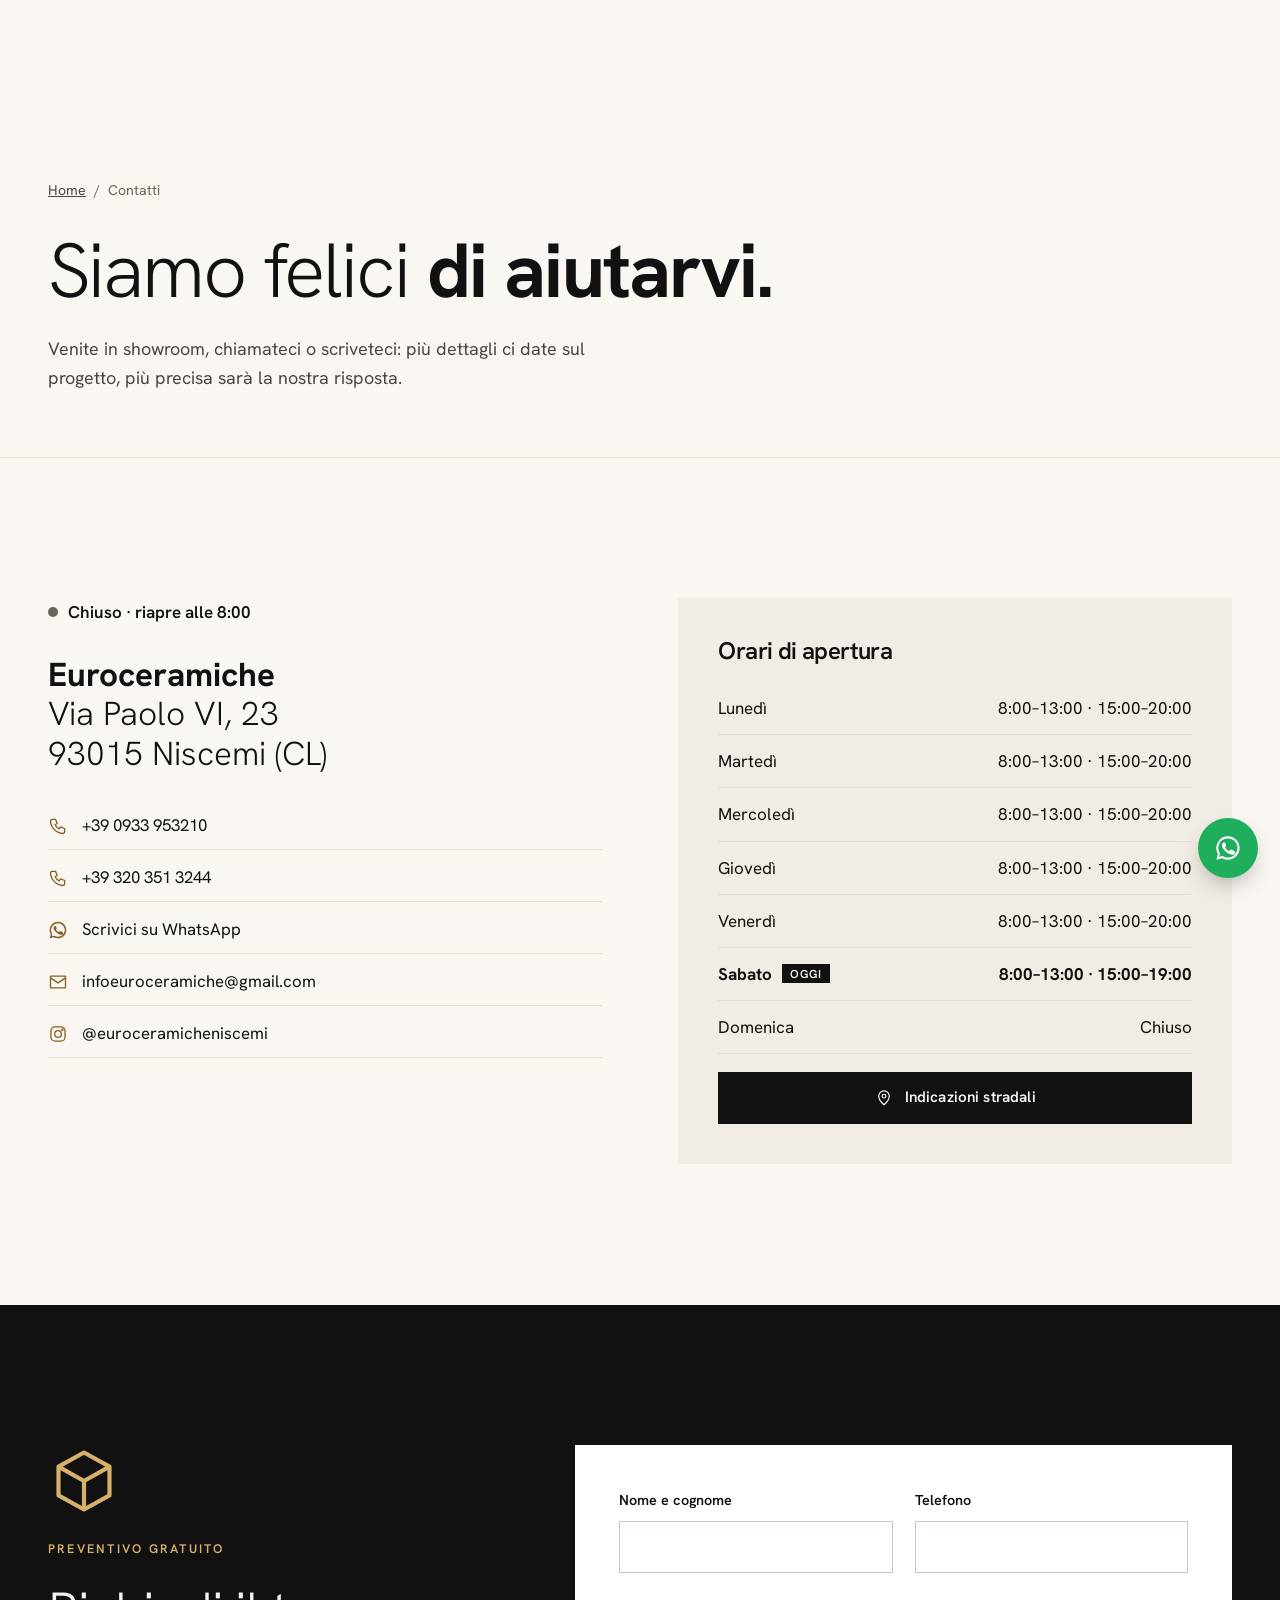
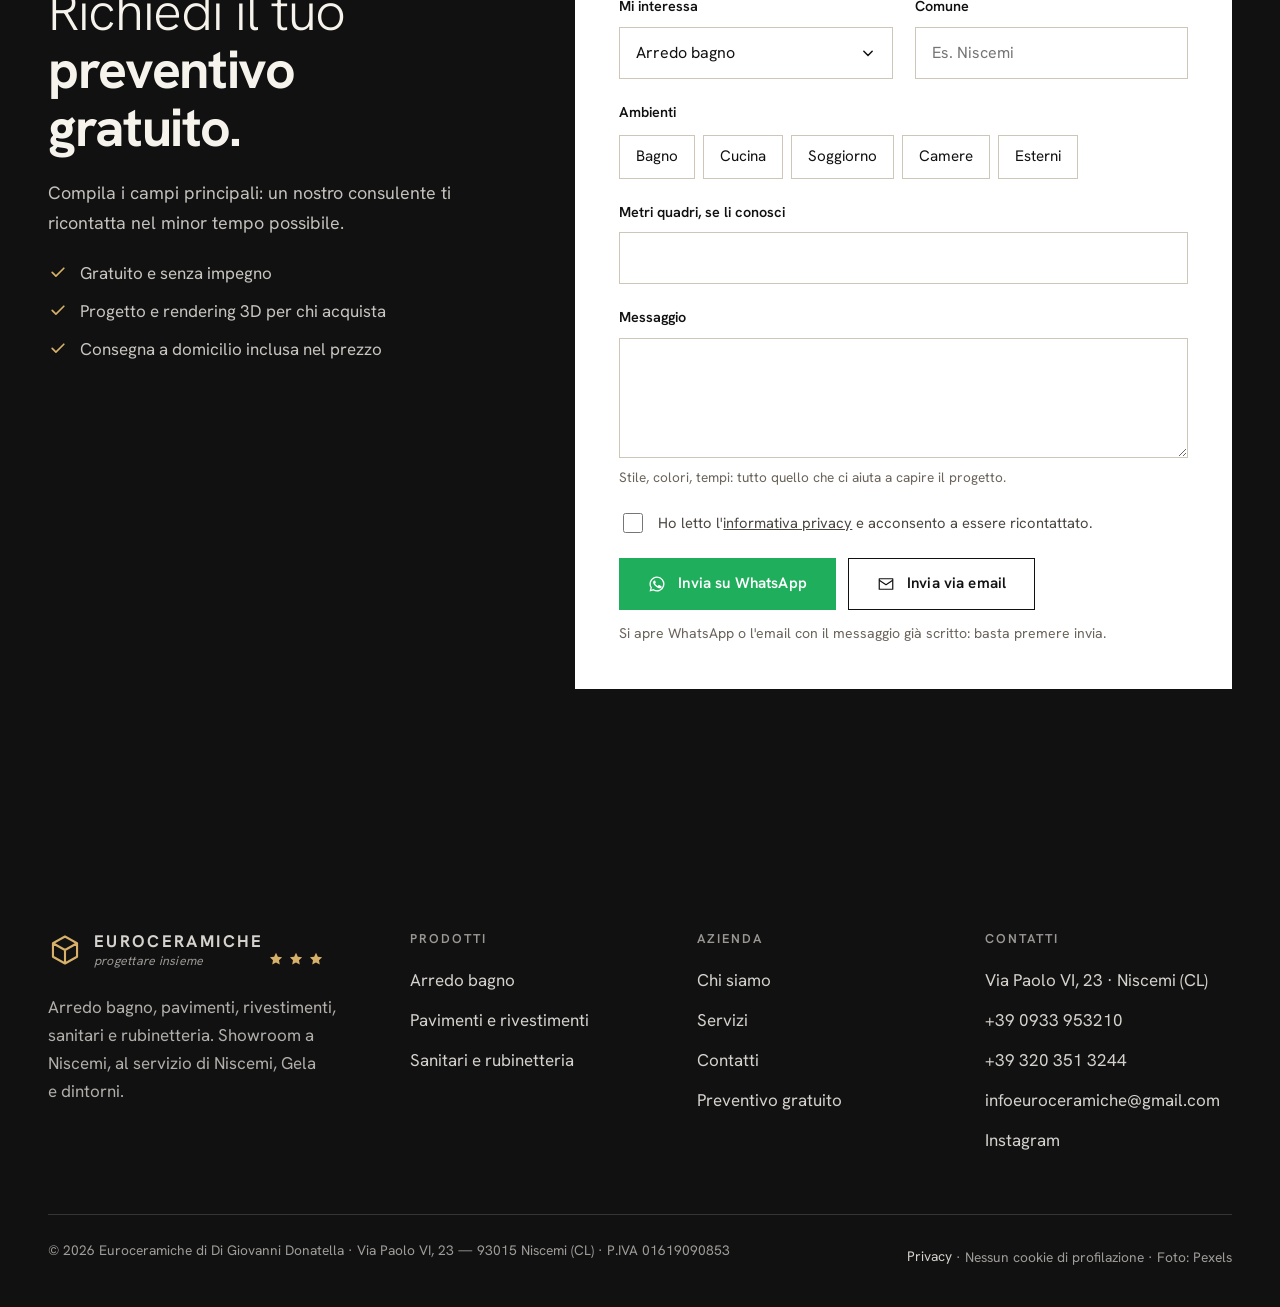
<file: contatti.html>
<!doctype html>
<html lang="it">
<head>
<meta charset="utf-8">
<meta name="viewport" content="width=device-width, initial-scale=1, viewport-fit=cover">
<title>Contatti e orari — Euroceramiche, Via Paolo VI 23, Niscemi</title>
<meta name="description" content="Euroceramiche, Via Paolo VI 23, 93015 Niscemi (CL). Tel. 0933 953210, cell. 320 3513244, infoeuroceramiche@gmail.com. Orari e preventivo gratuito.">
<meta name="theme-color" content="#faf7f3">
<meta property="og:type" content="website">
<meta property="og:locale" content="it_IT">
<meta property="og:title" content="Contatti e orari — Euroceramiche, Via Paolo VI 23, Niscemi">
<meta property="og:description" content="Euroceramiche, Via Paolo VI 23, 93015 Niscemi (CL). Tel. 0933 953210, cell. 320 3513244, infoeuroceramiche@gmail.com. Orari e preventivo gratuito.">
<meta property="og:image" content="assets/img/hero.webp">
<link rel="icon" href="data:image/svg+xml,<svg xmlns='http://www.w3.org/2000/svg' viewBox='0 0 24 24'><rect width='24' height='24' fill='%23111'/><path d='M12 4l7 3.9v8.2L12 20l-7-3.9V7.9z M5 7.9L12 12l7-4.1 M12 12v8' fill='none' stroke='%23d7b06a' stroke-width='1.4' stroke-linejoin='round'/></svg>">
<link rel="preload" href="assets/fonts/hanken-grotesk.woff2" as="font" type="font/woff2" crossorigin>
<link rel="stylesheet" href="assets/css/site.css">
<script type="application/ld+json">
{"@context":"https://schema.org","@type":"HomeGoodsStore","name":"Euroceramiche","slogan":"Progettare insieme","telephone":"+39 0933 953210","email":"infoeuroceramiche@gmail.com","vatID":"IT01619090853","image":"assets/img/hero.webp",
"address":{"@type":"PostalAddress","streetAddress":"Via Paolo VI, 23","addressLocality":"Niscemi","postalCode":"93015","addressRegion":"CL","addressCountry":"IT"},
"areaServed":["Niscemi","Gela"],"sameAs":["https://www.instagram.com/euroceramicheniscemi/"],
"openingHoursSpecification":[{"@type":"OpeningHoursSpecification","dayOfWeek":["Monday","Tuesday","Wednesday","Thursday","Friday","Saturday"],"opens":"08:00","closes":"13:00"},{"@type":"OpeningHoursSpecification","dayOfWeek":["Monday","Tuesday","Wednesday","Thursday","Friday"],"opens":"15:00","closes":"20:00"},{"@type":"OpeningHoursSpecification","dayOfWeek":"Saturday","opens":"15:00","closes":"19:00"}]}
</script>
</head>
<body>
<script>(function(d){d.classList.add('js');try{if(sessionStorage.getItem('ec-splash')||matchMedia('(prefers-reduced-motion: reduce)').matches)d.classList.add('splash-done');else sessionStorage.setItem('ec-splash','1')}catch(e){}})(document.documentElement)</script>
<div class="splash" aria-hidden="true"><div class="splash-in"><svg class="splash-cube" viewBox="0 0 24 24"><path d="M12 2.5l8.5 4.7v9.6L12 21.5l-8.5-4.7V7.2z M3.5 7.2L12 12l8.5-4.8 M12 12v9.5" fill="none" stroke="currentColor" stroke-width="1.1" stroke-linejoin="round"/></svg><p class="splash-name">EUROCERAMICHE</p><p class="splash-tag">progettiamo insieme</p></div></div>
<a class="skip" href="#main">Vai al contenuto</a>
<header class="header">
  <div class="wrap">
    <a class="logo" href="index.html" aria-label="Euroceramiche — Home"><svg viewBox="0 0 24 24" aria-hidden="true"><path d="M12 2.5l8.5 4.7v9.6L12 21.5l-8.5-4.7V7.2z M3.5 7.2L12 12l8.5-4.8 M12 12v9.5" fill="none" stroke="currentColor" stroke-width="1.5" stroke-linejoin="round"/></svg><span><b>EUROCERAMICHE</b><small>progettare insieme</small></span></a>
    <nav class="nav" id="nav" aria-label="Principale">
      <a href="chi-siamo.html">Chi siamo</a><a href="arredo-bagno.html">Arredo bagno</a><a href="pavimenti-rivestimenti.html">Pavimenti e rivestimenti</a><a href="sanitari-rubinetteria.html">Sanitari e rubinetteria</a><a href="servizi.html">Servizi</a><a href="contatti.html" aria-current="page">Contatti</a>
      <a class="btn" href="contatti.html#preventivo">Preventivo gratuito</a>
    </nav>
    <a class="btn" href="contatti.html#preventivo">Preventivo gratuito</a>
    <button class="menu-btn" type="button" aria-expanded="false" aria-controls="nav" aria-label="Apri il menu">
      <svg viewBox="0 0 24 24" aria-hidden="true" fill="none" stroke="currentColor" stroke-width="1.6" stroke-linecap="round"><path class="l1" d="M3 8.5h18"/><path class="l2" d="M3 15.5h18"/></svg>
    </button>
  </div>
</header>
<main id="main">
<section class="page-head">
    <div class="wrap">
      <nav class="crumbs" aria-label="Percorso"><a href="index.html">Home</a><span aria-hidden="true">/</span><span aria-current="page">Contatti</span></nav>
      <h1 data-reveal>Siamo felici <strong>di aiutarvi.</strong></h1>
      <p class="lead" data-reveal style="--i:1">Venite in showroom, chiamateci o scriveteci: più dettagli ci date sul progetto, più precisa sarà la nostra risposta.</p>
      
    </div>
  </section>
  <section class="section">
    <div class="wrap contact">
      <div class="info" data-reveal>
        <span class="status" data-status><i></i><span>Orari showroom</span></span>
        <address><strong>Euroceramiche</strong><br>Via Paolo VI, 23<br>93015 Niscemi (CL)</address>
        <div class="channels">
          <a href="tel:+390933953210" data-tel="phone"><svg viewBox="0 0 24 24" aria-hidden="true"><path d="M5 4h4l2 5-2.5 1.5a11 11 0 0 0 5 5L15 13l5 2v4a2 2 0 0 1-2 2A16 16 0 0 1 3 6a2 2 0 0 1 2-2" fill="none" stroke="currentColor" stroke-width="1.6" stroke-linejoin="round"/></svg> +39 0933 953210</a>
          <a href="tel:+393203513244" data-tel="mobile"><svg viewBox="0 0 24 24" aria-hidden="true"><path d="M5 4h4l2 5-2.5 1.5a11 11 0 0 0 5 5L15 13l5 2v4a2 2 0 0 1-2 2A16 16 0 0 1 3 6a2 2 0 0 1 2-2" fill="none" stroke="currentColor" stroke-width="1.6" stroke-linejoin="round"/></svg> +39 320 351 3244</a>
          <a href="https://wa.me/393203513244" data-wa="Buongiorno, vorrei qualche informazione." target="_blank" rel="noopener"><svg viewBox="0 0 24 24" aria-hidden="true"><path fill="currentColor" d="M12 2a10 10 0 0 0-8.6 15.1L2 22l5-1.3A10 10 0 1 0 12 2zm0 18.2c-1.5 0-3-.4-4.3-1.2l-.3-.2-3 .8.8-2.9-.2-.3A8.2 8.2 0 1 1 12 20.2zm4.5-6.1c-.2-.1-1.5-.7-1.7-.8-.2-.1-.4-.1-.6.1l-.8 1c-.1.2-.3.2-.5.1-.7-.3-1.4-.7-2-1.3-.5-.5-1-1.1-1.3-1.7-.1-.2 0-.4.1-.5l.4-.5.3-.5v-.5l-.8-1.9c-.2-.5-.4-.4-.6-.4h-.5a1 1 0 0 0-.7.3c-.3.3-1 1-1 2.3s1 2.7 1.2 2.9c.1.2 2 3.1 4.9 4.3 1.8.7 2.5.8 3.4.7.6-.1 1.5-.6 1.8-1.2.2-.6.2-1.1.1-1.2l-.5-.3z"/></svg> Scrivici su WhatsApp</a>
          <a href="mailto:infoeuroceramiche@gmail.com" data-mail><svg viewBox="0 0 24 24" aria-hidden="true"><g fill="none" stroke="currentColor" stroke-width="1.6" stroke-linejoin="round"><rect x="3" y="5" width="18" height="14"/><path d="M3 7l9 6 9-6"/></g></svg> infoeuroceramiche@gmail.com</a>
          <a href="https://www.instagram.com/euroceramicheniscemi/" target="_blank" rel="noopener"><svg viewBox="0 0 24 24" aria-hidden="true"><g fill="none" stroke="currentColor" stroke-width="1.6"><rect x="3.5" y="3.5" width="17" height="17" rx="5"/><circle cx="12" cy="12" r="4"/><circle cx="17.2" cy="6.8" r=".7" fill="currentColor"/></g></svg> @euroceramicheniscemi</a>
        </div>
      </div>
      <div class="map-card" data-reveal style="--i:1">
        <h2 style="font-size:1.5rem;font-weight:600">Orari di apertura</h2>
        <!-- Orari: unica fonte di verità per lo stato "aperto ora". Formato: HH:MM-HH:MM separati da virgola. -->
        <table class="hours" aria-label="Orari di apertura"><tr data-day="1" data-hours="08:00-13:00,15:00-20:00"><th scope="row">Lunedì</th><td>8:00–13:00 · 15:00–20:00</td></tr><tr data-day="2" data-hours="08:00-13:00,15:00-20:00"><th scope="row">Martedì</th><td>8:00–13:00 · 15:00–20:00</td></tr><tr data-day="3" data-hours="08:00-13:00,15:00-20:00"><th scope="row">Mercoledì</th><td>8:00–13:00 · 15:00–20:00</td></tr><tr data-day="4" data-hours="08:00-13:00,15:00-20:00"><th scope="row">Giovedì</th><td>8:00–13:00 · 15:00–20:00</td></tr><tr data-day="5" data-hours="08:00-13:00,15:00-20:00"><th scope="row">Venerdì</th><td>8:00–13:00 · 15:00–20:00</td></tr><tr data-day="6" data-hours="08:00-13:00,15:00-19:00"><th scope="row">Sabato</th><td>8:00–13:00 · 15:00–19:00</td></tr><tr data-day="0" data-hours=""><th scope="row">Domenica</th><td>Chiuso</td></tr></table>
        <a class="btn" href="https://www.google.com/maps/dir/?api=1&destination=Euroceramiche%2C+Via+Paolo+VI+23%2C+93015+Niscemi+CL" data-maps target="_blank" rel="noopener"><svg viewBox="0 0 24 24" aria-hidden="true"><g fill="none" stroke="currentColor" stroke-width="1.6"><path d="M12 21s-7-6.2-7-11.5a7 7 0 0 1 14 0C19 14.8 12 21 12 21z"/><circle cx="12" cy="9.5" r="2.5"/></g></svg> Indicazioni stradali</a>
      </div>
    </div>
  </section>
<section class="section section--dark" id="preventivo">
    <div class="wrap quote">
      <div class="quote-aside" data-reveal>
        <svg class="cube" viewBox="0 0 24 24" aria-hidden="true"><path d="M12 2.5l8.5 4.7v9.6L12 21.5l-8.5-4.7V7.2z M3.5 7.2L12 12l8.5-4.8 M12 12v9.5" fill="none" stroke="currentColor" stroke-width="1.4" stroke-linejoin="round"/></svg>
        <span class="eyebrow">Preventivo gratuito</span>
        <h2>Richiedi il tuo <strong>preventivo gratuito.</strong></h2>
        <p class="lead">Compila i campi principali: un nostro consulente ti ricontatta nel minor tempo possibile.</p>
        <ul>
          <li><svg viewBox="0 0 24 24" aria-hidden="true"><path d="M5 12.5l4.5 4.5L19 7.5" fill="none" stroke="currentColor" stroke-width="2" stroke-linecap="round" stroke-linejoin="round"/></svg> Gratuito e senza impegno</li>
          <li><svg viewBox="0 0 24 24" aria-hidden="true"><path d="M5 12.5l4.5 4.5L19 7.5" fill="none" stroke="currentColor" stroke-width="2" stroke-linecap="round" stroke-linejoin="round"/></svg> Progetto e rendering 3D per chi acquista</li>
          <li><svg viewBox="0 0 24 24" aria-hidden="true"><path d="M5 12.5l4.5 4.5L19 7.5" fill="none" stroke="currentColor" stroke-width="2" stroke-linecap="round" stroke-linejoin="round"/></svg> Consegna a domicilio inclusa nel prezzo</li>
        </ul>
      </div>
      <form class="form" data-quote-form novalidate data-reveal style="--i:1">
        <div class="form-row">
          <div class="field"><label for="q-nome">Nome e cognome</label><input id="q-nome" name="nome" autocomplete="name" required aria-describedby="e-nome"><span class="error" id="e-nome">Inserisci il tuo nome.</span></div>
          <div class="field"><label for="q-tel">Telefono</label><input id="q-tel" name="telefono" type="tel" inputmode="tel" autocomplete="tel" required aria-describedby="e-tel"><span class="error" id="e-tel">Inserisci un numero di telefono valido.</span></div>
        </div>
        <div class="form-row">
          <div class="field"><label for="q-interesse">Mi interessa</label><select id="q-interesse" name="interesse"><option>Arredo bagno</option><option>Pavimenti</option><option>Rivestimenti</option><option>Sanitari e rubinetteria</option><option>Accessori</option><option>Progetto e rendering 3D</option><option>Ristrutturazione completa</option></select></div>
          <div class="field"><label for="q-comune">Comune</label><input id="q-comune" name="comune" autocomplete="address-level2" placeholder="Es. Niscemi"></div>
        </div>
        <fieldset><legend class="legend">Ambienti</legend><div class="choices"><label class="choice"><input type="checkbox" name="ambienti" value="Bagno"><span>Bagno</span></label><label class="choice"><input type="checkbox" name="ambienti" value="Cucina"><span>Cucina</span></label><label class="choice"><input type="checkbox" name="ambienti" value="Soggiorno"><span>Soggiorno</span></label><label class="choice"><input type="checkbox" name="ambienti" value="Camere"><span>Camere</span></label><label class="choice"><input type="checkbox" name="ambienti" value="Esterni"><span>Esterni</span></label></div></fieldset>
        <div class="field"><label for="q-mq">Metri quadri, se li conosci</label><input id="q-mq" name="mq" inputmode="decimal"></div>
        <div class="field"><label for="q-msg">Messaggio</label><textarea id="q-msg" name="messaggio" aria-describedby="h-msg"></textarea><span class="hint" id="h-msg">Stile, colori, tempi: tutto quello che ci aiuta a capire il progetto.</span></div>
        <div class="consent-wrap"><label class="consent"><input type="checkbox" name="privacy" required aria-describedby="e-priv"> <span>Ho letto l'<a href="privacy.html">informativa privacy</a> e acconsento a essere ricontattato.</span></label><span class="error" id="e-priv">Serve il consenso per poterti ricontattare.</span></div>
        <div class="submit">
          <button class="btn btn--wa" type="submit" value="whatsapp"><svg viewBox="0 0 24 24" aria-hidden="true"><path fill="currentColor" d="M12 2a10 10 0 0 0-8.6 15.1L2 22l5-1.3A10 10 0 1 0 12 2zm0 18.2c-1.5 0-3-.4-4.3-1.2l-.3-.2-3 .8.8-2.9-.2-.3A8.2 8.2 0 1 1 12 20.2zm4.5-6.1c-.2-.1-1.5-.7-1.7-.8-.2-.1-.4-.1-.6.1l-.8 1c-.1.2-.3.2-.5.1-.7-.3-1.4-.7-2-1.3-.5-.5-1-1.1-1.3-1.7-.1-.2 0-.4.1-.5l.4-.5.3-.5v-.5l-.8-1.9c-.2-.5-.4-.4-.6-.4h-.5a1 1 0 0 0-.7.3c-.3.3-1 1-1 2.3s1 2.7 1.2 2.9c.1.2 2 3.1 4.9 4.3 1.8.7 2.5.8 3.4.7.6-.1 1.5-.6 1.8-1.2.2-.6.2-1.1.1-1.2l-.5-.3z"/></svg> Invia su WhatsApp</button>
          <button class="btn btn--line" type="submit" value="email"><svg viewBox="0 0 24 24" aria-hidden="true"><g fill="none" stroke="currentColor" stroke-width="1.6" stroke-linejoin="round"><rect x="3" y="5" width="18" height="14"/><path d="M3 7l9 6 9-6"/></g></svg> Invia via email</button>
          <small>Si apre WhatsApp o l'email con il messaggio già scritto: basta premere invia.</small>
        </div>
      </form>
    </div>
  </section>
</main>
<footer class="footer">
  <div class="wrap">
    <div class="footer-grid">
      <div class="footer-brand">
        <a class="logo" href="index.html" aria-label="Euroceramiche — Home"><svg viewBox="0 0 24 24" aria-hidden="true"><path d="M12 2.5l8.5 4.7v9.6L12 21.5l-8.5-4.7V7.2z M3.5 7.2L12 12l8.5-4.8 M12 12v9.5" fill="none" stroke="currentColor" stroke-width="1.5" stroke-linejoin="round"/></svg><span><b>EUROCERAMICHE</b><small>progettare insieme</small></span></a>
        <div class="stars" aria-hidden="true"><svg viewBox="0 0 24 24" aria-hidden="true"><path fill="currentColor" d="M12 2.8l2.8 5.9 6.4.8-4.7 4.4 1.2 6.4L12 17.2l-5.7 3.1 1.2-6.4-4.7-4.4 6.4-.8z"/></svg><svg viewBox="0 0 24 24" aria-hidden="true"><path fill="currentColor" d="M12 2.8l2.8 5.9 6.4.8-4.7 4.4 1.2 6.4L12 17.2l-5.7 3.1 1.2-6.4-4.7-4.4 6.4-.8z"/></svg><svg viewBox="0 0 24 24" aria-hidden="true"><path fill="currentColor" d="M12 2.8l2.8 5.9 6.4.8-4.7 4.4 1.2 6.4L12 17.2l-5.7 3.1 1.2-6.4-4.7-4.4 6.4-.8z"/></svg></div>
        <p>Arredo bagno, pavimenti, rivestimenti, sanitari e rubinetteria. Showroom a Niscemi, al servizio di Niscemi, Gela e dintorni.</p>
      </div>
      <div>
        <h2>Prodotti</h2>
        <ul><li><a href="arredo-bagno.html">Arredo bagno</a></li><li><a href="pavimenti-rivestimenti.html">Pavimenti e rivestimenti</a></li><li><a href="sanitari-rubinetteria.html">Sanitari e rubinetteria</a></li></ul>
      </div>
      <div>
        <h2>Azienda</h2>
        <ul><li><a href="chi-siamo.html">Chi siamo</a></li><li><a href="servizi.html">Servizi</a></li><li><a href="contatti.html">Contatti</a></li><li><a href="contatti.html#preventivo">Preventivo gratuito</a></li></ul>
      </div>
      <div>
        <h2>Contatti</h2>
        <ul>
          <li><a href="contatti.html">Via Paolo VI, 23 · Niscemi (CL)</a></li>
          <li><a href="tel:+390933953210" data-tel="phone">+39 0933 953210</a></li>
          <li><a href="tel:+393203513244" data-tel="mobile">+39 320 351 3244</a></li>
          <li><a href="mailto:infoeuroceramiche@gmail.com" data-mail>infoeuroceramiche@gmail.com</a></li>
          <li><a href="https://www.instagram.com/euroceramicheniscemi/" target="_blank" rel="noopener">Instagram</a></li>
        </ul>
      </div>
    </div>
    <div class="footer-legal">
      <span>© <span data-year>2026</span> Euroceramiche di Di Giovanni Donatella · Via Paolo VI, 23 — 93015 Niscemi (CL) · P.IVA 01619090853</span>
      <span><a href="privacy.html">Privacy</a> · Nessun cookie di profilazione · Foto: Pexels</span>
    </div>
  </div>
</footer>
<a class="wa-float" href="https://wa.me/393203513244" data-wa="Buongiorno, vorrei qualche informazione." target="_blank" rel="noopener" aria-label="Scrivici su WhatsApp"><svg viewBox="0 0 24 24" aria-hidden="true"><path fill="currentColor" d="M12 2a10 10 0 0 0-8.6 15.1L2 22l5-1.3A10 10 0 1 0 12 2zm0 18.2c-1.5 0-3-.4-4.3-1.2l-.3-.2-3 .8.8-2.9-.2-.3A8.2 8.2 0 1 1 12 20.2zm4.5-6.1c-.2-.1-1.5-.7-1.7-.8-.2-.1-.4-.1-.6.1l-.8 1c-.1.2-.3.2-.5.1-.7-.3-1.4-.7-2-1.3-.5-.5-1-1.1-1.3-1.7-.1-.2 0-.4.1-.5l.4-.5.3-.5v-.5l-.8-1.9c-.2-.5-.4-.4-.6-.4h-.5a1 1 0 0 0-.7.3c-.3.3-1 1-1 2.3s1 2.7 1.2 2.9c.1.2 2 3.1 4.9 4.3 1.8.7 2.5.8 3.4.7.6-.1 1.5-.6 1.8-1.2.2-.6.2-1.1.1-1.2l-.5-.3z"/></svg></a>
<nav class="mbar" aria-label="Azioni rapide">
  <a href="tel:+390933953210" data-tel="phone"><svg viewBox="0 0 24 24" aria-hidden="true"><path d="M5 4h4l2 5-2.5 1.5a11 11 0 0 0 5 5L15 13l5 2v4a2 2 0 0 1-2 2A16 16 0 0 1 3 6a2 2 0 0 1 2-2" fill="none" stroke="currentColor" stroke-width="1.6" stroke-linejoin="round"/></svg> Chiama</a>
  <a class="wa" href="https://wa.me/393203513244" data-wa="Buongiorno, vorrei qualche informazione." target="_blank" rel="noopener"><svg viewBox="0 0 24 24" aria-hidden="true"><path fill="currentColor" d="M12 2a10 10 0 0 0-8.6 15.1L2 22l5-1.3A10 10 0 1 0 12 2zm0 18.2c-1.5 0-3-.4-4.3-1.2l-.3-.2-3 .8.8-2.9-.2-.3A8.2 8.2 0 1 1 12 20.2zm4.5-6.1c-.2-.1-1.5-.7-1.7-.8-.2-.1-.4-.1-.6.1l-.8 1c-.1.2-.3.2-.5.1-.7-.3-1.4-.7-2-1.3-.5-.5-1-1.1-1.3-1.7-.1-.2 0-.4.1-.5l.4-.5.3-.5v-.5l-.8-1.9c-.2-.5-.4-.4-.6-.4h-.5a1 1 0 0 0-.7.3c-.3.3-1 1-1 2.3s1 2.7 1.2 2.9c.1.2 2 3.1 4.9 4.3 1.8.7 2.5.8 3.4.7.6-.1 1.5-.6 1.8-1.2.2-.6.2-1.1.1-1.2l-.5-.3z"/></svg> WhatsApp</a>
  <a class="main" href="contatti.html#preventivo">Preventivo</a>
</nav>
<div class="toast" role="status" aria-live="polite"></div>
<script src="assets/js/site.js" defer></script>
</body>
</html>
</file>
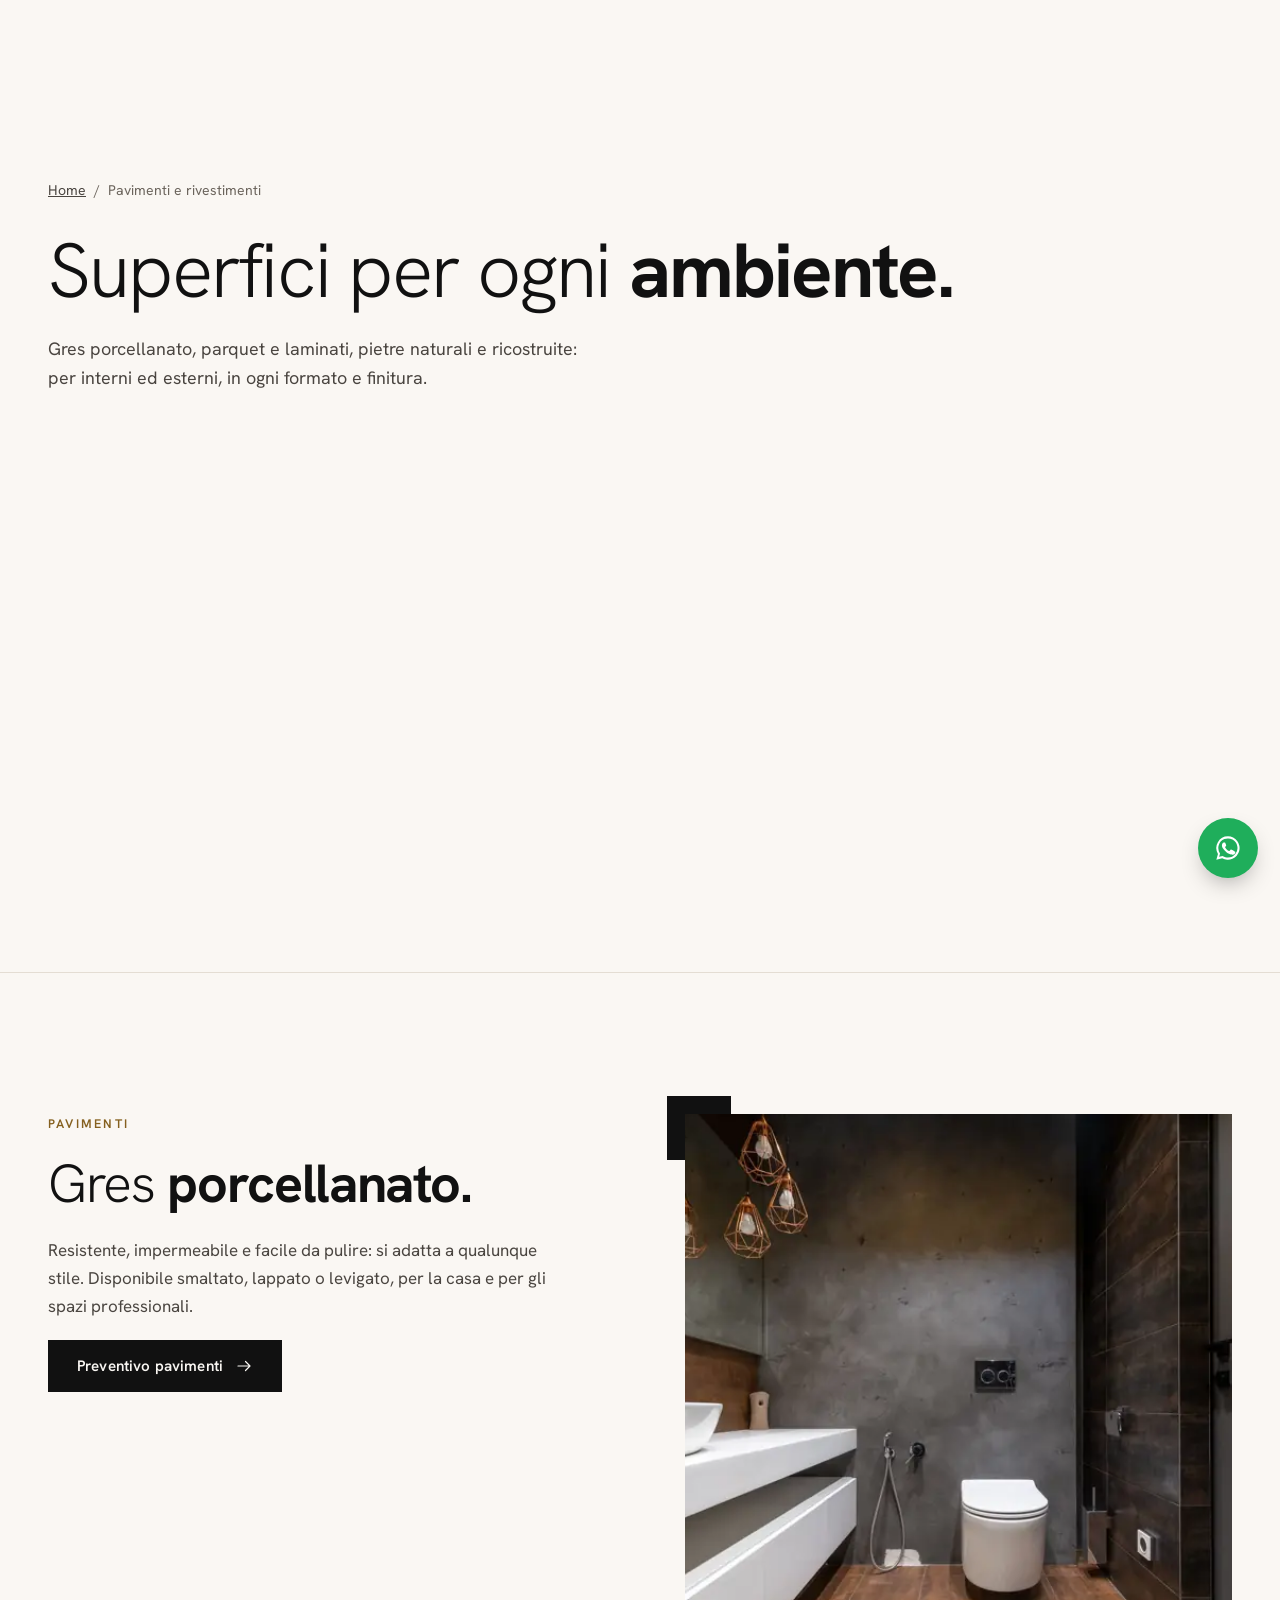
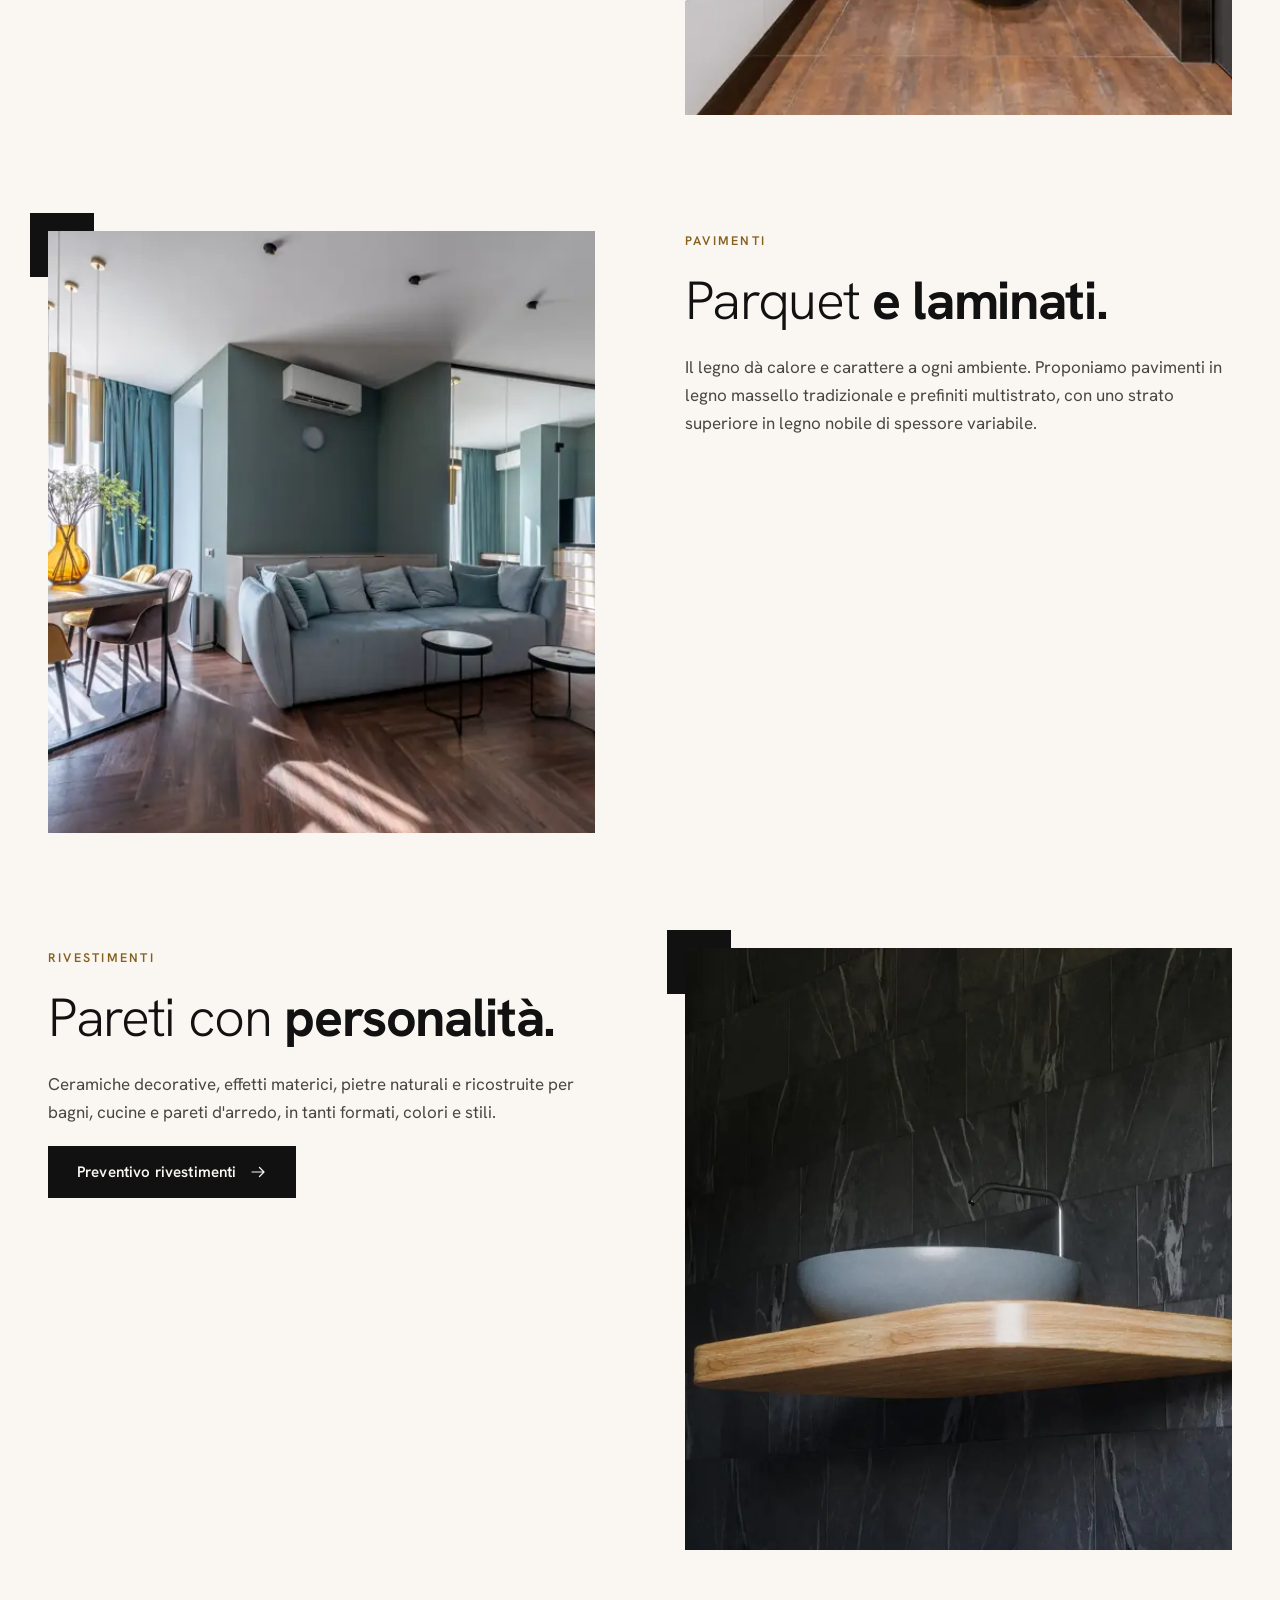
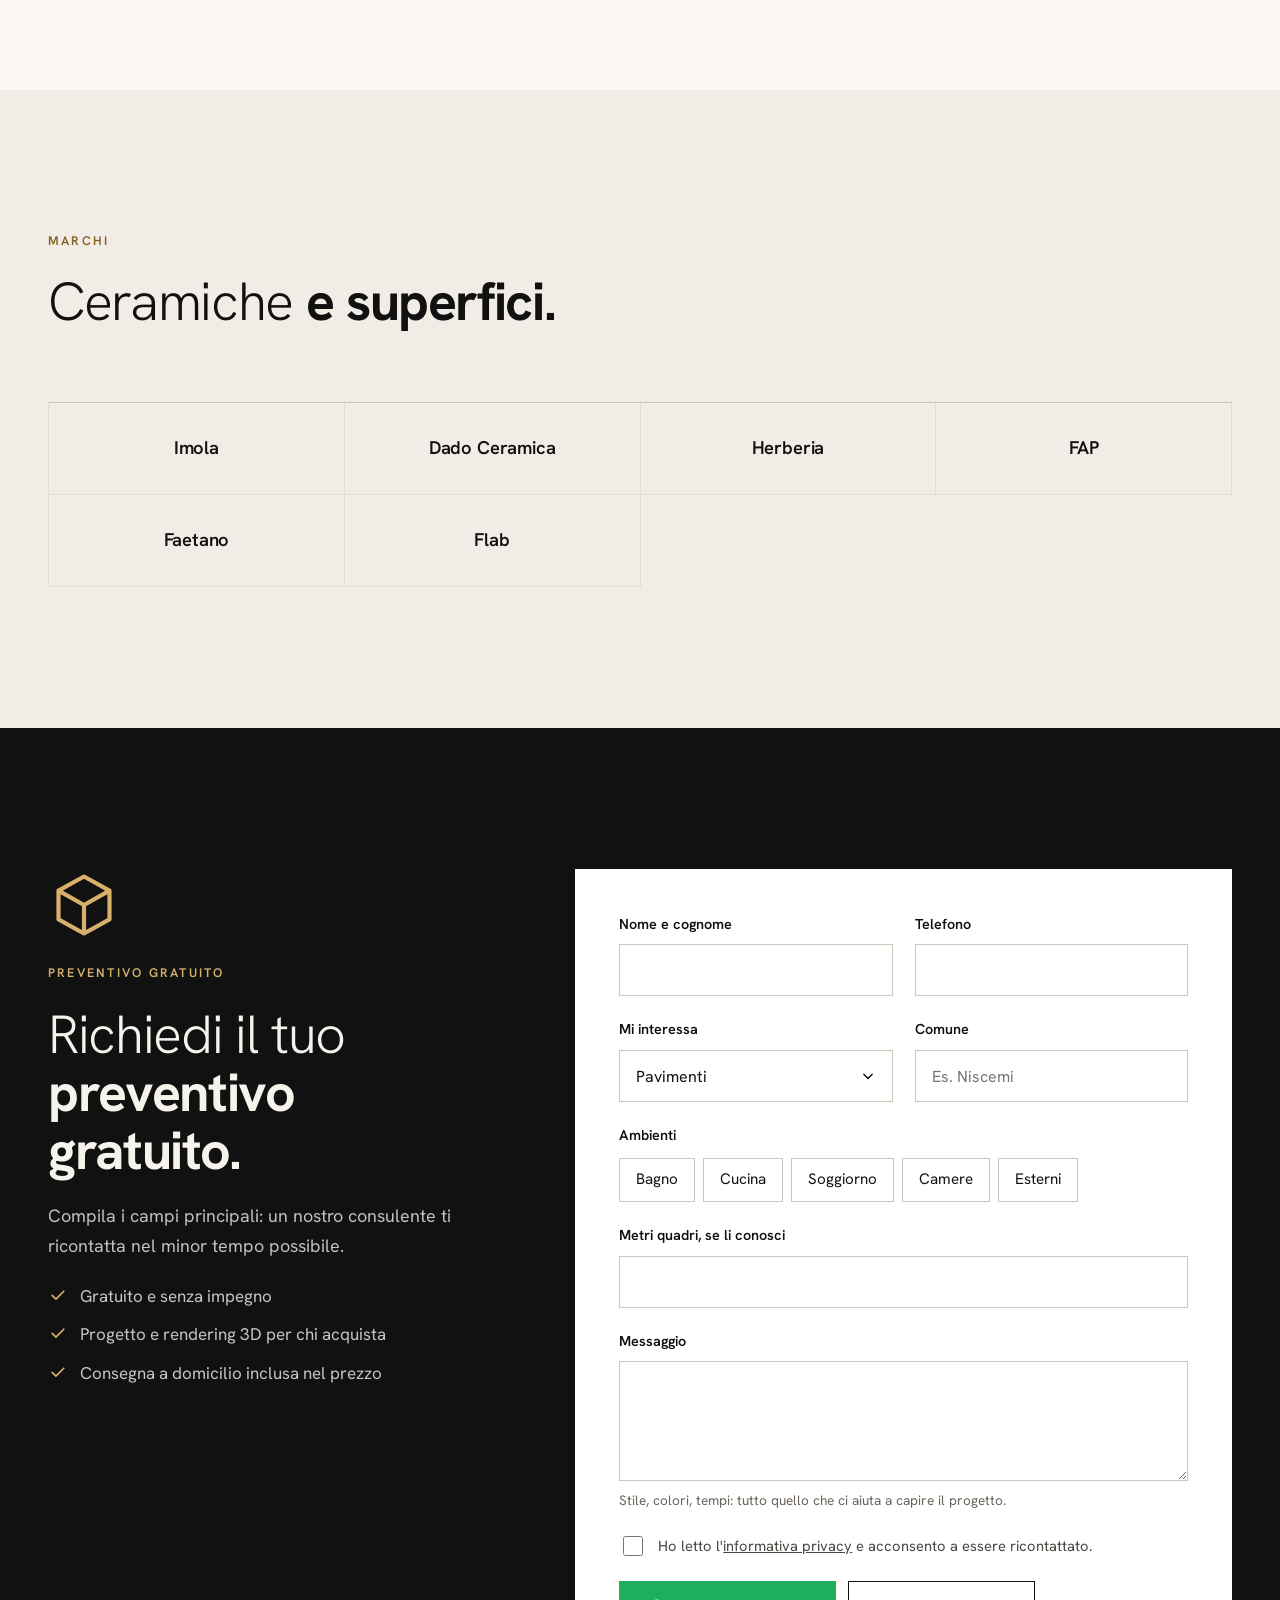
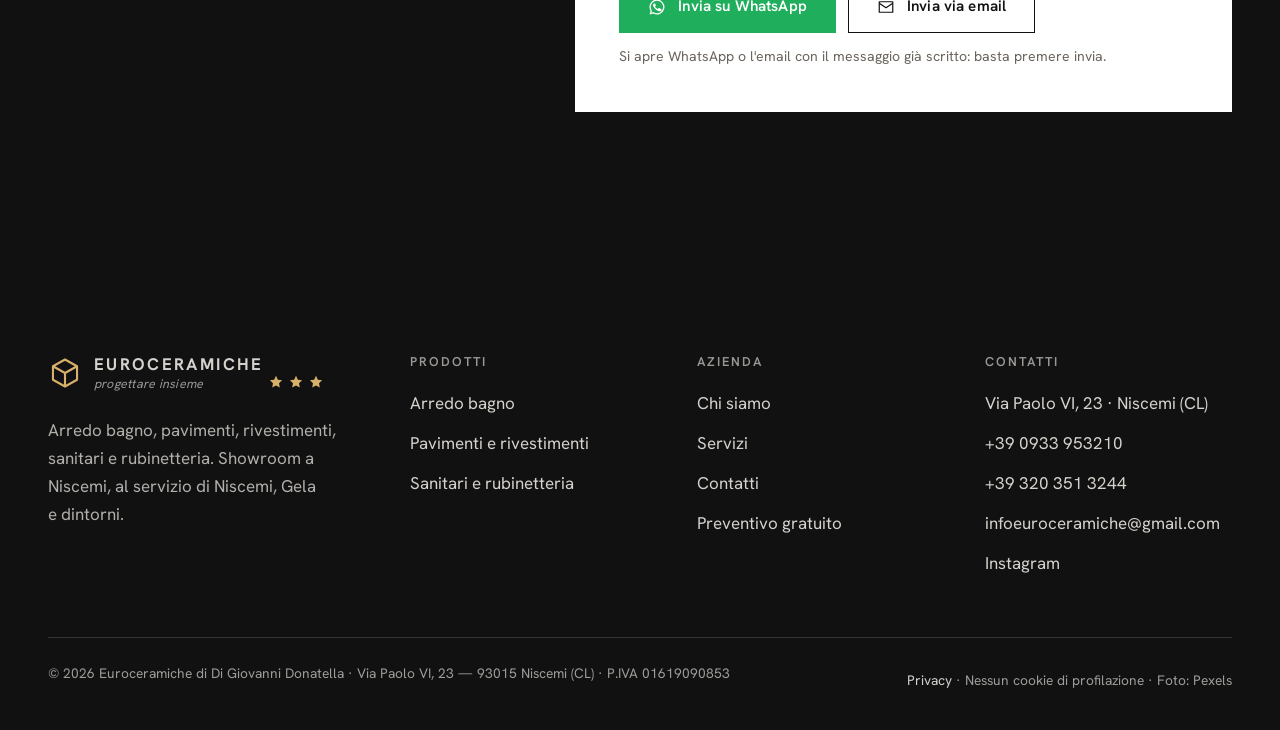
<file: pavimenti-rivestimenti.html>
<!doctype html>
<html lang="it">
<head>
<meta charset="utf-8">
<meta name="viewport" content="width=device-width, initial-scale=1, viewport-fit=cover">
<title>Pavimenti e rivestimenti a Niscemi e Gela — Euroceramiche</title>
<meta name="description" content="Pavimenti e rivestimenti a Niscemi: gres porcellanato, parquet e laminati, pietre naturali e ricostruite, ceramiche decorative. Imola, Dado Ceramica, Herberia, FAP.">
<meta name="theme-color" content="#faf7f3">
<meta property="og:type" content="website">
<meta property="og:locale" content="it_IT">
<meta property="og:title" content="Pavimenti e rivestimenti a Niscemi e Gela — Euroceramiche">
<meta property="og:description" content="Pavimenti e rivestimenti a Niscemi: gres porcellanato, parquet e laminati, pietre naturali e ricostruite, ceramiche decorative. Imola, Dado Ceramica, Herberia, FAP.">
<meta property="og:image" content="assets/img/hero.webp">
<link rel="icon" href="data:image/svg+xml,<svg xmlns='http://www.w3.org/2000/svg' viewBox='0 0 24 24'><rect width='24' height='24' fill='%23111'/><path d='M12 4l7 3.9v8.2L12 20l-7-3.9V7.9z M5 7.9L12 12l7-4.1 M12 12v8' fill='none' stroke='%23d7b06a' stroke-width='1.4' stroke-linejoin='round'/></svg>">
<link rel="preload" href="assets/fonts/hanken-grotesk.woff2" as="font" type="font/woff2" crossorigin>
<link rel="stylesheet" href="assets/css/site.css">
</head>
<body>
<script>(function(d){d.classList.add('js');try{if(sessionStorage.getItem('ec-splash')||matchMedia('(prefers-reduced-motion: reduce)').matches)d.classList.add('splash-done');else sessionStorage.setItem('ec-splash','1')}catch(e){}})(document.documentElement)</script>
<div class="splash" aria-hidden="true"><div class="splash-in"><svg class="splash-cube" viewBox="0 0 24 24"><path d="M12 2.5l8.5 4.7v9.6L12 21.5l-8.5-4.7V7.2z M3.5 7.2L12 12l8.5-4.8 M12 12v9.5" fill="none" stroke="currentColor" stroke-width="1.1" stroke-linejoin="round"/></svg><p class="splash-name">EUROCERAMICHE</p><p class="splash-tag">progettiamo insieme</p></div></div>
<a class="skip" href="#main">Vai al contenuto</a>
<header class="header">
  <div class="wrap">
    <a class="logo" href="index.html" aria-label="Euroceramiche — Home"><svg viewBox="0 0 24 24" aria-hidden="true"><path d="M12 2.5l8.5 4.7v9.6L12 21.5l-8.5-4.7V7.2z M3.5 7.2L12 12l8.5-4.8 M12 12v9.5" fill="none" stroke="currentColor" stroke-width="1.5" stroke-linejoin="round"/></svg><span><b>EUROCERAMICHE</b><small>progettare insieme</small></span></a>
    <nav class="nav" id="nav" aria-label="Principale">
      <a href="chi-siamo.html">Chi siamo</a><a href="arredo-bagno.html">Arredo bagno</a><a href="pavimenti-rivestimenti.html" aria-current="page">Pavimenti e rivestimenti</a><a href="sanitari-rubinetteria.html">Sanitari e rubinetteria</a><a href="servizi.html">Servizi</a><a href="contatti.html">Contatti</a>
      <a class="btn" href="contatti.html#preventivo">Preventivo gratuito</a>
    </nav>
    <a class="btn" href="contatti.html#preventivo">Preventivo gratuito</a>
    <button class="menu-btn" type="button" aria-expanded="false" aria-controls="nav" aria-label="Apri il menu">
      <svg viewBox="0 0 24 24" aria-hidden="true" fill="none" stroke="currentColor" stroke-width="1.6" stroke-linecap="round"><path class="l1" d="M3 8.5h18"/><path class="l2" d="M3 15.5h18"/></svg>
    </button>
  </div>
</header>
<main id="main">
<section class="page-head">
    <div class="wrap">
      <nav class="crumbs" aria-label="Percorso"><a href="index.html">Home</a><span aria-hidden="true">/</span><span aria-current="page">Pavimenti e rivestimenti</span></nav>
      <h1 data-reveal>Superfici per ogni <strong>ambiente.</strong></h1>
      <p class="lead" data-reveal style="--i:1">Gres porcellanato, parquet e laminati, pietre naturali e ricostruite: per interni ed esterni, in ogni formato e finitura.</p>
      <div class="page-hero-img" data-reveal style="--i:2"><img src="assets/img/legno.webp" alt="Soggiorno con pavimento in legno posato a spina di pesce" width="1600" height="900" fetchpriority="high"></div>
    </div>
  </section>
  <section class="section">
    <div class="wrap">
      <div class="split">
        <div class="prose" data-reveal>
          <span class="eyebrow">Pavimenti</span>
          <h2>Gres <strong>porcellanato.</strong></h2>
          <p>Resistente, impermeabile e facile da pulire: si adatta a qualunque stile. Disponibile smaltato, lappato o levigato, per la casa e per gli spazi professionali.</p>
          <a class="btn" href="#preventivo" data-quote="Pavimenti">Preventivo pavimenti <svg viewBox="0 0 24 24" aria-hidden="true"><path d="M4 12h16M14 6l6 6-6 6" fill="none" stroke="currentColor" stroke-width="1.6" stroke-linecap="round" stroke-linejoin="round"/></svg></a>
        </div>
        <div class="offset" data-reveal style="--i:1"><div class="frame"><img src="assets/img/cemento.webp" alt="Ambiente con pavimento in gres e parete effetto cemento" width="900" height="601" loading="lazy" decoding="async"></div></div>
      </div>
      <div class="split split--rev">
        <div class="prose" data-reveal>
          <span class="eyebrow">Pavimenti</span>
          <h2>Parquet <strong>e laminati.</strong></h2>
          <p>Il legno dà calore e carattere a ogni ambiente. Proponiamo pavimenti in legno massello tradizionale e prefiniti multistrato, con uno strato superiore in legno nobile di spessore variabile.</p>
        </div>
        <div class="offset" data-reveal style="--i:1"><div class="frame"><img src="assets/img/legno-900.webp" alt="Pavimento in legno a spina di pesce" width="900" height="601" loading="lazy" decoding="async"></div></div>
      </div>
      <div class="split" id="rivestimenti">
        <div class="prose" data-reveal>
          <span class="eyebrow">Rivestimenti</span>
          <h2>Pareti con <strong>personalità.</strong></h2>
          <p>Ceramiche decorative, effetti materici, pietre naturali e ricostruite per bagni, cucine e pareti d'arredo, in tanti formati, colori e stili.</p>
          <a class="btn" href="#preventivo" data-quote="Rivestimenti">Preventivo rivestimenti <svg viewBox="0 0 24 24" aria-hidden="true"><path d="M4 12h16M14 6l6 6-6 6" fill="none" stroke="currentColor" stroke-width="1.6" stroke-linecap="round" stroke-linejoin="round"/></svg></a>
        </div>
        <div class="offset" data-reveal style="--i:1"><div class="frame"><img src="assets/img/pietra-lavica.webp" alt="Parete rivestita in pietra scura con mensola" width="900" height="900" loading="lazy" decoding="async"></div></div>
      </div>
    </div>
  </section>

  <section class="section section--muted">
    <div class="wrap">
      <div class="head" data-reveal><span class="eyebrow">Marchi</span><h2>Ceramiche <strong>e superfici.</strong></h2></div>
      <div data-reveal><ul class="brands"><li>Imola</li><li>Dado Ceramica</li><li>Herberia</li><li>FAP</li><li>Faetano</li><li>Flab</li></ul></div>
    </div>
  </section>
<section class="section section--dark" id="preventivo">
    <div class="wrap quote">
      <div class="quote-aside" data-reveal>
        <svg class="cube" viewBox="0 0 24 24" aria-hidden="true"><path d="M12 2.5l8.5 4.7v9.6L12 21.5l-8.5-4.7V7.2z M3.5 7.2L12 12l8.5-4.8 M12 12v9.5" fill="none" stroke="currentColor" stroke-width="1.4" stroke-linejoin="round"/></svg>
        <span class="eyebrow">Preventivo gratuito</span>
        <h2>Richiedi il tuo <strong>preventivo gratuito.</strong></h2>
        <p class="lead">Compila i campi principali: un nostro consulente ti ricontatta nel minor tempo possibile.</p>
        <ul>
          <li><svg viewBox="0 0 24 24" aria-hidden="true"><path d="M5 12.5l4.5 4.5L19 7.5" fill="none" stroke="currentColor" stroke-width="2" stroke-linecap="round" stroke-linejoin="round"/></svg> Gratuito e senza impegno</li>
          <li><svg viewBox="0 0 24 24" aria-hidden="true"><path d="M5 12.5l4.5 4.5L19 7.5" fill="none" stroke="currentColor" stroke-width="2" stroke-linecap="round" stroke-linejoin="round"/></svg> Progetto e rendering 3D per chi acquista</li>
          <li><svg viewBox="0 0 24 24" aria-hidden="true"><path d="M5 12.5l4.5 4.5L19 7.5" fill="none" stroke="currentColor" stroke-width="2" stroke-linecap="round" stroke-linejoin="round"/></svg> Consegna a domicilio inclusa nel prezzo</li>
        </ul>
      </div>
      <form class="form" data-quote-form novalidate data-reveal style="--i:1">
        <div class="form-row">
          <div class="field"><label for="q-nome">Nome e cognome</label><input id="q-nome" name="nome" autocomplete="name" required aria-describedby="e-nome"><span class="error" id="e-nome">Inserisci il tuo nome.</span></div>
          <div class="field"><label for="q-tel">Telefono</label><input id="q-tel" name="telefono" type="tel" inputmode="tel" autocomplete="tel" required aria-describedby="e-tel"><span class="error" id="e-tel">Inserisci un numero di telefono valido.</span></div>
        </div>
        <div class="form-row">
          <div class="field"><label for="q-interesse">Mi interessa</label><select id="q-interesse" name="interesse"><option>Arredo bagno</option><option selected>Pavimenti</option><option>Rivestimenti</option><option>Sanitari e rubinetteria</option><option>Accessori</option><option>Progetto e rendering 3D</option><option>Ristrutturazione completa</option></select></div>
          <div class="field"><label for="q-comune">Comune</label><input id="q-comune" name="comune" autocomplete="address-level2" placeholder="Es. Niscemi"></div>
        </div>
        <fieldset><legend class="legend">Ambienti</legend><div class="choices"><label class="choice"><input type="checkbox" name="ambienti" value="Bagno"><span>Bagno</span></label><label class="choice"><input type="checkbox" name="ambienti" value="Cucina"><span>Cucina</span></label><label class="choice"><input type="checkbox" name="ambienti" value="Soggiorno"><span>Soggiorno</span></label><label class="choice"><input type="checkbox" name="ambienti" value="Camere"><span>Camere</span></label><label class="choice"><input type="checkbox" name="ambienti" value="Esterni"><span>Esterni</span></label></div></fieldset>
        <div class="field"><label for="q-mq">Metri quadri, se li conosci</label><input id="q-mq" name="mq" inputmode="decimal"></div>
        <div class="field"><label for="q-msg">Messaggio</label><textarea id="q-msg" name="messaggio" aria-describedby="h-msg"></textarea><span class="hint" id="h-msg">Stile, colori, tempi: tutto quello che ci aiuta a capire il progetto.</span></div>
        <div class="consent-wrap"><label class="consent"><input type="checkbox" name="privacy" required aria-describedby="e-priv"> <span>Ho letto l'<a href="privacy.html">informativa privacy</a> e acconsento a essere ricontattato.</span></label><span class="error" id="e-priv">Serve il consenso per poterti ricontattare.</span></div>
        <div class="submit">
          <button class="btn btn--wa" type="submit" value="whatsapp"><svg viewBox="0 0 24 24" aria-hidden="true"><path fill="currentColor" d="M12 2a10 10 0 0 0-8.6 15.1L2 22l5-1.3A10 10 0 1 0 12 2zm0 18.2c-1.5 0-3-.4-4.3-1.2l-.3-.2-3 .8.8-2.9-.2-.3A8.2 8.2 0 1 1 12 20.2zm4.5-6.1c-.2-.1-1.5-.7-1.7-.8-.2-.1-.4-.1-.6.1l-.8 1c-.1.2-.3.2-.5.1-.7-.3-1.4-.7-2-1.3-.5-.5-1-1.1-1.3-1.7-.1-.2 0-.4.1-.5l.4-.5.3-.5v-.5l-.8-1.9c-.2-.5-.4-.4-.6-.4h-.5a1 1 0 0 0-.7.3c-.3.3-1 1-1 2.3s1 2.7 1.2 2.9c.1.2 2 3.1 4.9 4.3 1.8.7 2.5.8 3.4.7.6-.1 1.5-.6 1.8-1.2.2-.6.2-1.1.1-1.2l-.5-.3z"/></svg> Invia su WhatsApp</button>
          <button class="btn btn--line" type="submit" value="email"><svg viewBox="0 0 24 24" aria-hidden="true"><g fill="none" stroke="currentColor" stroke-width="1.6" stroke-linejoin="round"><rect x="3" y="5" width="18" height="14"/><path d="M3 7l9 6 9-6"/></g></svg> Invia via email</button>
          <small>Si apre WhatsApp o l'email con il messaggio già scritto: basta premere invia.</small>
        </div>
      </form>
    </div>
  </section>
</main>
<footer class="footer">
  <div class="wrap">
    <div class="footer-grid">
      <div class="footer-brand">
        <a class="logo" href="index.html" aria-label="Euroceramiche — Home"><svg viewBox="0 0 24 24" aria-hidden="true"><path d="M12 2.5l8.5 4.7v9.6L12 21.5l-8.5-4.7V7.2z M3.5 7.2L12 12l8.5-4.8 M12 12v9.5" fill="none" stroke="currentColor" stroke-width="1.5" stroke-linejoin="round"/></svg><span><b>EUROCERAMICHE</b><small>progettare insieme</small></span></a>
        <div class="stars" aria-hidden="true"><svg viewBox="0 0 24 24" aria-hidden="true"><path fill="currentColor" d="M12 2.8l2.8 5.9 6.4.8-4.7 4.4 1.2 6.4L12 17.2l-5.7 3.1 1.2-6.4-4.7-4.4 6.4-.8z"/></svg><svg viewBox="0 0 24 24" aria-hidden="true"><path fill="currentColor" d="M12 2.8l2.8 5.9 6.4.8-4.7 4.4 1.2 6.4L12 17.2l-5.7 3.1 1.2-6.4-4.7-4.4 6.4-.8z"/></svg><svg viewBox="0 0 24 24" aria-hidden="true"><path fill="currentColor" d="M12 2.8l2.8 5.9 6.4.8-4.7 4.4 1.2 6.4L12 17.2l-5.7 3.1 1.2-6.4-4.7-4.4 6.4-.8z"/></svg></div>
        <p>Arredo bagno, pavimenti, rivestimenti, sanitari e rubinetteria. Showroom a Niscemi, al servizio di Niscemi, Gela e dintorni.</p>
      </div>
      <div>
        <h2>Prodotti</h2>
        <ul><li><a href="arredo-bagno.html">Arredo bagno</a></li><li><a href="pavimenti-rivestimenti.html">Pavimenti e rivestimenti</a></li><li><a href="sanitari-rubinetteria.html">Sanitari e rubinetteria</a></li></ul>
      </div>
      <div>
        <h2>Azienda</h2>
        <ul><li><a href="chi-siamo.html">Chi siamo</a></li><li><a href="servizi.html">Servizi</a></li><li><a href="contatti.html">Contatti</a></li><li><a href="contatti.html#preventivo">Preventivo gratuito</a></li></ul>
      </div>
      <div>
        <h2>Contatti</h2>
        <ul>
          <li><a href="contatti.html">Via Paolo VI, 23 · Niscemi (CL)</a></li>
          <li><a href="tel:+390933953210" data-tel="phone">+39 0933 953210</a></li>
          <li><a href="tel:+393203513244" data-tel="mobile">+39 320 351 3244</a></li>
          <li><a href="mailto:infoeuroceramiche@gmail.com" data-mail>infoeuroceramiche@gmail.com</a></li>
          <li><a href="https://www.instagram.com/euroceramicheniscemi/" target="_blank" rel="noopener">Instagram</a></li>
        </ul>
      </div>
    </div>
    <div class="footer-legal">
      <span>© <span data-year>2026</span> Euroceramiche di Di Giovanni Donatella · Via Paolo VI, 23 — 93015 Niscemi (CL) · P.IVA 01619090853</span>
      <span><a href="privacy.html">Privacy</a> · Nessun cookie di profilazione · Foto: Pexels</span>
    </div>
  </div>
</footer>
<a class="wa-float" href="https://wa.me/393203513244" data-wa="Buongiorno, vorrei qualche informazione." target="_blank" rel="noopener" aria-label="Scrivici su WhatsApp"><svg viewBox="0 0 24 24" aria-hidden="true"><path fill="currentColor" d="M12 2a10 10 0 0 0-8.6 15.1L2 22l5-1.3A10 10 0 1 0 12 2zm0 18.2c-1.5 0-3-.4-4.3-1.2l-.3-.2-3 .8.8-2.9-.2-.3A8.2 8.2 0 1 1 12 20.2zm4.5-6.1c-.2-.1-1.5-.7-1.7-.8-.2-.1-.4-.1-.6.1l-.8 1c-.1.2-.3.2-.5.1-.7-.3-1.4-.7-2-1.3-.5-.5-1-1.1-1.3-1.7-.1-.2 0-.4.1-.5l.4-.5.3-.5v-.5l-.8-1.9c-.2-.5-.4-.4-.6-.4h-.5a1 1 0 0 0-.7.3c-.3.3-1 1-1 2.3s1 2.7 1.2 2.9c.1.2 2 3.1 4.9 4.3 1.8.7 2.5.8 3.4.7.6-.1 1.5-.6 1.8-1.2.2-.6.2-1.1.1-1.2l-.5-.3z"/></svg></a>
<nav class="mbar" aria-label="Azioni rapide">
  <a href="tel:+390933953210" data-tel="phone"><svg viewBox="0 0 24 24" aria-hidden="true"><path d="M5 4h4l2 5-2.5 1.5a11 11 0 0 0 5 5L15 13l5 2v4a2 2 0 0 1-2 2A16 16 0 0 1 3 6a2 2 0 0 1 2-2" fill="none" stroke="currentColor" stroke-width="1.6" stroke-linejoin="round"/></svg> Chiama</a>
  <a class="wa" href="https://wa.me/393203513244" data-wa="Buongiorno, vorrei qualche informazione." target="_blank" rel="noopener"><svg viewBox="0 0 24 24" aria-hidden="true"><path fill="currentColor" d="M12 2a10 10 0 0 0-8.6 15.1L2 22l5-1.3A10 10 0 1 0 12 2zm0 18.2c-1.5 0-3-.4-4.3-1.2l-.3-.2-3 .8.8-2.9-.2-.3A8.2 8.2 0 1 1 12 20.2zm4.5-6.1c-.2-.1-1.5-.7-1.7-.8-.2-.1-.4-.1-.6.1l-.8 1c-.1.2-.3.2-.5.1-.7-.3-1.4-.7-2-1.3-.5-.5-1-1.1-1.3-1.7-.1-.2 0-.4.1-.5l.4-.5.3-.5v-.5l-.8-1.9c-.2-.5-.4-.4-.6-.4h-.5a1 1 0 0 0-.7.3c-.3.3-1 1-1 2.3s1 2.7 1.2 2.9c.1.2 2 3.1 4.9 4.3 1.8.7 2.5.8 3.4.7.6-.1 1.5-.6 1.8-1.2.2-.6.2-1.1.1-1.2l-.5-.3z"/></svg> WhatsApp</a>
  <a class="main" href="contatti.html#preventivo">Preventivo</a>
</nav>
<div class="toast" role="status" aria-live="polite"></div>
<script src="assets/js/site.js" defer></script>
</body>
</html>
</file>
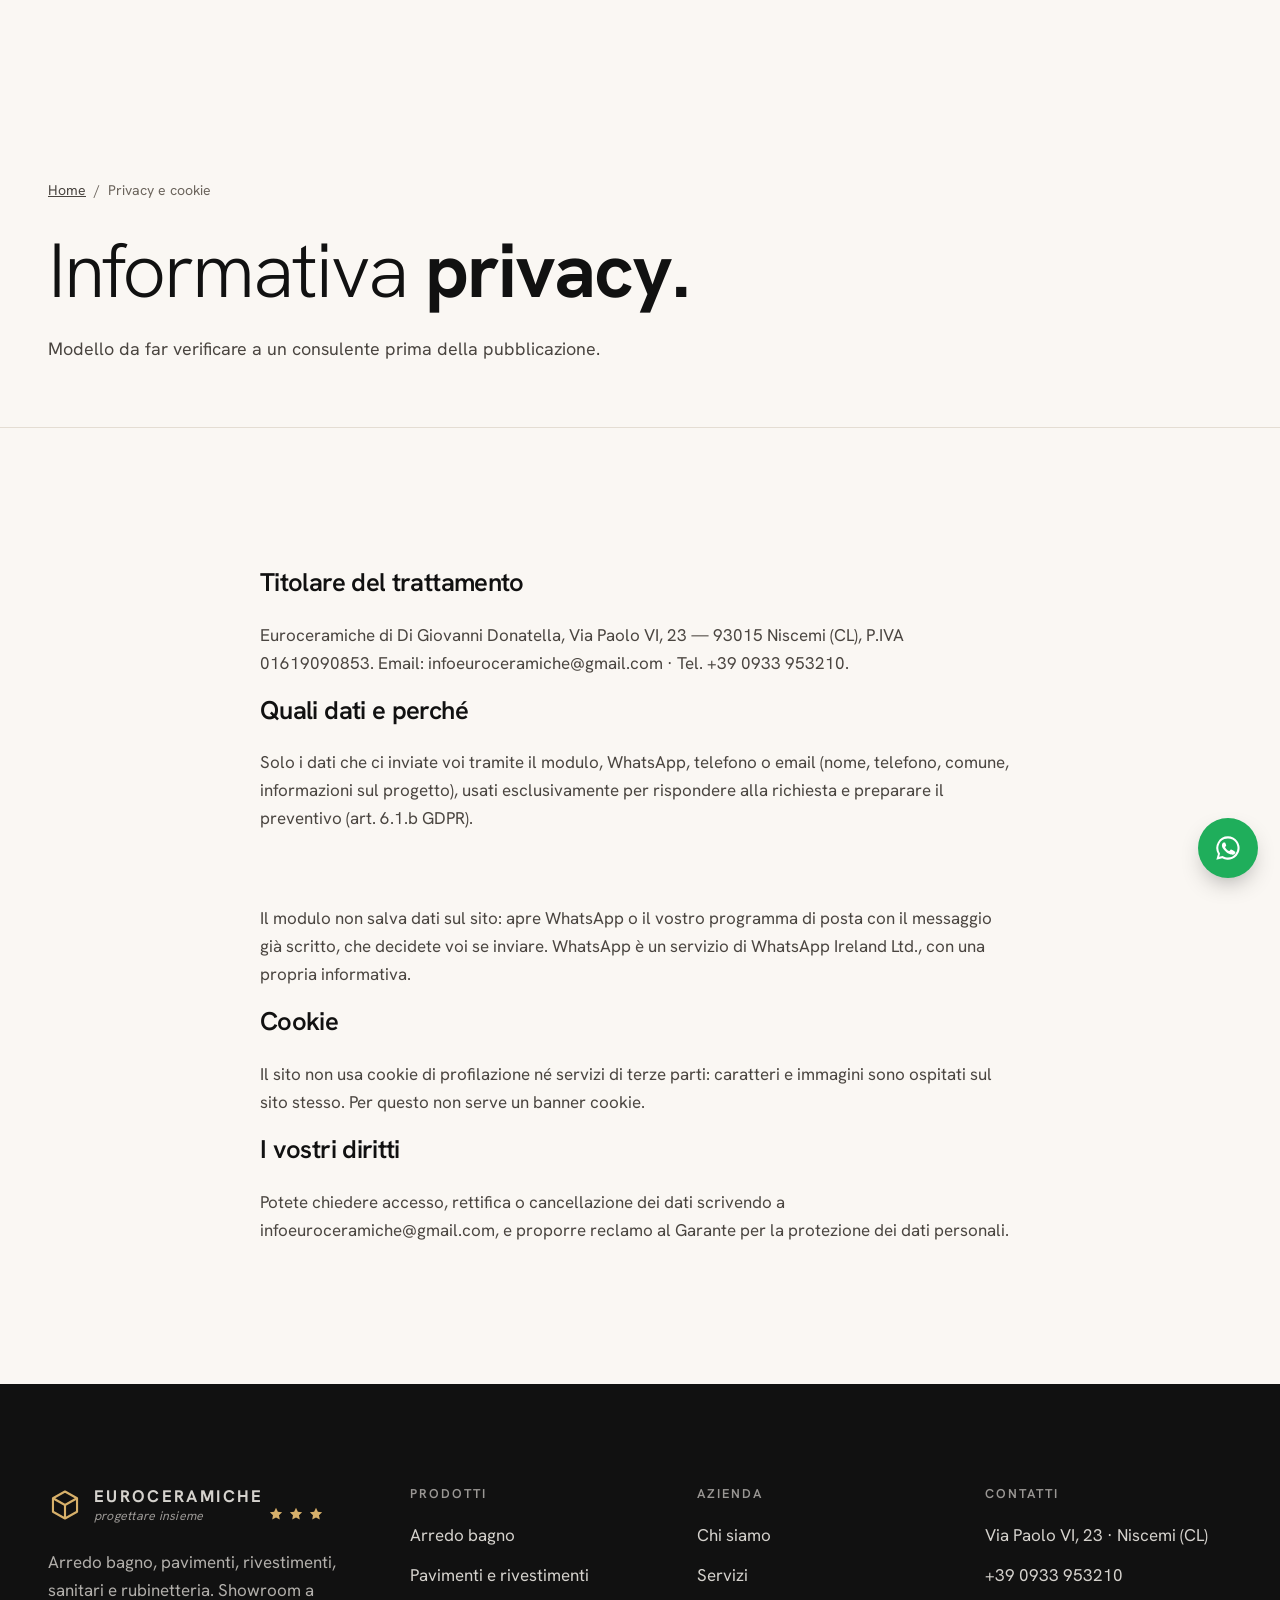
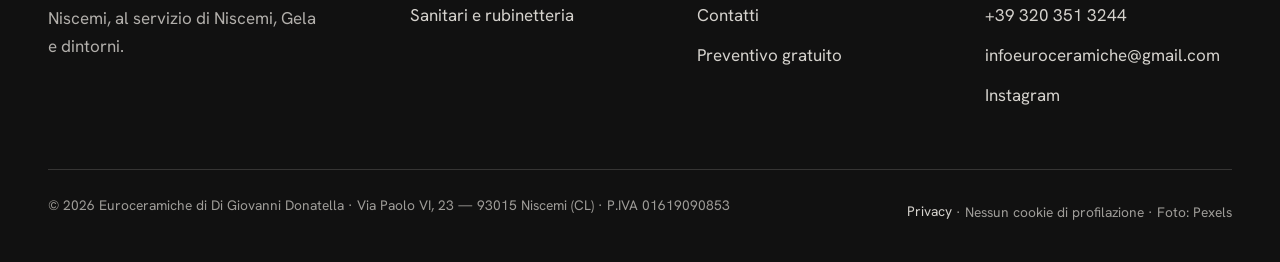
<file: privacy.html>
<!doctype html>
<html lang="it">
<head>
<meta charset="utf-8">
<meta name="viewport" content="width=device-width, initial-scale=1, viewport-fit=cover">
<title>Privacy e cookie — Euroceramiche</title>
<meta name="description" content="Informativa privacy e cookie di Euroceramiche, Niscemi.">
<meta name="theme-color" content="#faf7f3">
<meta property="og:type" content="website">
<meta property="og:locale" content="it_IT">
<meta property="og:title" content="Privacy e cookie — Euroceramiche">
<meta property="og:description" content="Informativa privacy e cookie di Euroceramiche, Niscemi.">
<meta property="og:image" content="assets/img/hero.webp">
<link rel="icon" href="data:image/svg+xml,<svg xmlns='http://www.w3.org/2000/svg' viewBox='0 0 24 24'><rect width='24' height='24' fill='%23111'/><path d='M12 4l7 3.9v8.2L12 20l-7-3.9V7.9z M5 7.9L12 12l7-4.1 M12 12v8' fill='none' stroke='%23d7b06a' stroke-width='1.4' stroke-linejoin='round'/></svg>">
<link rel="preload" href="assets/fonts/hanken-grotesk.woff2" as="font" type="font/woff2" crossorigin>
<link rel="stylesheet" href="assets/css/site.css">
</head>
<body>
<script>(function(d){d.classList.add('js');try{if(sessionStorage.getItem('ec-splash')||matchMedia('(prefers-reduced-motion: reduce)').matches)d.classList.add('splash-done');else sessionStorage.setItem('ec-splash','1')}catch(e){}})(document.documentElement)</script>
<div class="splash" aria-hidden="true"><div class="splash-in"><svg class="splash-cube" viewBox="0 0 24 24"><path d="M12 2.5l8.5 4.7v9.6L12 21.5l-8.5-4.7V7.2z M3.5 7.2L12 12l8.5-4.8 M12 12v9.5" fill="none" stroke="currentColor" stroke-width="1.1" stroke-linejoin="round"/></svg><p class="splash-name">EUROCERAMICHE</p><p class="splash-tag">progettiamo insieme</p></div></div>
<a class="skip" href="#main">Vai al contenuto</a>
<header class="header">
  <div class="wrap">
    <a class="logo" href="index.html" aria-label="Euroceramiche — Home"><svg viewBox="0 0 24 24" aria-hidden="true"><path d="M12 2.5l8.5 4.7v9.6L12 21.5l-8.5-4.7V7.2z M3.5 7.2L12 12l8.5-4.8 M12 12v9.5" fill="none" stroke="currentColor" stroke-width="1.5" stroke-linejoin="round"/></svg><span><b>EUROCERAMICHE</b><small>progettare insieme</small></span></a>
    <nav class="nav" id="nav" aria-label="Principale">
      <a href="chi-siamo.html">Chi siamo</a><a href="arredo-bagno.html">Arredo bagno</a><a href="pavimenti-rivestimenti.html">Pavimenti e rivestimenti</a><a href="sanitari-rubinetteria.html">Sanitari e rubinetteria</a><a href="servizi.html">Servizi</a><a href="contatti.html">Contatti</a>
      <a class="btn" href="contatti.html#preventivo">Preventivo gratuito</a>
    </nav>
    <a class="btn" href="contatti.html#preventivo">Preventivo gratuito</a>
    <button class="menu-btn" type="button" aria-expanded="false" aria-controls="nav" aria-label="Apri il menu">
      <svg viewBox="0 0 24 24" aria-hidden="true" fill="none" stroke="currentColor" stroke-width="1.6" stroke-linecap="round"><path class="l1" d="M3 8.5h18"/><path class="l2" d="M3 15.5h18"/></svg>
    </button>
  </div>
</header>
<main id="main">
<section class="page-head">
    <div class="wrap">
      <nav class="crumbs" aria-label="Percorso"><a href="index.html">Home</a><span aria-hidden="true">/</span><span aria-current="page">Privacy e cookie</span></nav>
      <h1 data-reveal>Informativa <strong>privacy.</strong></h1>
      <p class="lead" data-reveal style="--i:1">Modello da far verificare a un consulente prima della pubblicazione.</p>
      
    </div>
  </section>
  <section class="section">
    <div class="wrap prose" style="max-width:760px">
      <h2 style="font-size:1.6rem;font-weight:600">Titolare del trattamento</h2>
      <p>Euroceramiche di Di Giovanni Donatella, Via Paolo VI, 23 — 93015 Niscemi (CL), P.IVA 01619090853. Email: infoeuroceramiche@gmail.com · Tel. +39 0933 953210.</p>
      <h2 style="font-size:1.6rem;font-weight:600">Quali dati e perché</h2>
      <p>Solo i dati che ci inviate voi tramite il modulo, WhatsApp, telefono o email (nome, telefono, comune, informazioni sul progetto), usati esclusivamente per rispondere alla richiesta e preparare il preventivo (art. 6.1.b GDPR).</p>
      <h2 style="font-size:1.6rem;font-weight:600">Come vengono trasmessi</h2>
      <p>Il modulo non salva dati sul sito: apre WhatsApp o il vostro programma di posta con il messaggio già scritto, che decidete voi se inviare. WhatsApp è un servizio di WhatsApp Ireland Ltd., con una propria informativa.</p>
      <h2 style="font-size:1.6rem;font-weight:600">Cookie</h2>
      <p>Il sito non usa cookie di profilazione né servizi di terze parti: caratteri e immagini sono ospitati sul sito stesso. Per questo non serve un banner cookie.</p>
      <h2 style="font-size:1.6rem;font-weight:600">I vostri diritti</h2>
      <p>Potete chiedere accesso, rettifica o cancellazione dei dati scrivendo a infoeuroceramiche@gmail.com, e proporre reclamo al Garante per la protezione dei dati personali.</p>
    </div>
  </section>
</main>
<footer class="footer">
  <div class="wrap">
    <div class="footer-grid">
      <div class="footer-brand">
        <a class="logo" href="index.html" aria-label="Euroceramiche — Home"><svg viewBox="0 0 24 24" aria-hidden="true"><path d="M12 2.5l8.5 4.7v9.6L12 21.5l-8.5-4.7V7.2z M3.5 7.2L12 12l8.5-4.8 M12 12v9.5" fill="none" stroke="currentColor" stroke-width="1.5" stroke-linejoin="round"/></svg><span><b>EUROCERAMICHE</b><small>progettare insieme</small></span></a>
        <div class="stars" aria-hidden="true"><svg viewBox="0 0 24 24" aria-hidden="true"><path fill="currentColor" d="M12 2.8l2.8 5.9 6.4.8-4.7 4.4 1.2 6.4L12 17.2l-5.7 3.1 1.2-6.4-4.7-4.4 6.4-.8z"/></svg><svg viewBox="0 0 24 24" aria-hidden="true"><path fill="currentColor" d="M12 2.8l2.8 5.9 6.4.8-4.7 4.4 1.2 6.4L12 17.2l-5.7 3.1 1.2-6.4-4.7-4.4 6.4-.8z"/></svg><svg viewBox="0 0 24 24" aria-hidden="true"><path fill="currentColor" d="M12 2.8l2.8 5.9 6.4.8-4.7 4.4 1.2 6.4L12 17.2l-5.7 3.1 1.2-6.4-4.7-4.4 6.4-.8z"/></svg></div>
        <p>Arredo bagno, pavimenti, rivestimenti, sanitari e rubinetteria. Showroom a Niscemi, al servizio di Niscemi, Gela e dintorni.</p>
      </div>
      <div>
        <h2>Prodotti</h2>
        <ul><li><a href="arredo-bagno.html">Arredo bagno</a></li><li><a href="pavimenti-rivestimenti.html">Pavimenti e rivestimenti</a></li><li><a href="sanitari-rubinetteria.html">Sanitari e rubinetteria</a></li></ul>
      </div>
      <div>
        <h2>Azienda</h2>
        <ul><li><a href="chi-siamo.html">Chi siamo</a></li><li><a href="servizi.html">Servizi</a></li><li><a href="contatti.html">Contatti</a></li><li><a href="contatti.html#preventivo">Preventivo gratuito</a></li></ul>
      </div>
      <div>
        <h2>Contatti</h2>
        <ul>
          <li><a href="contatti.html">Via Paolo VI, 23 · Niscemi (CL)</a></li>
          <li><a href="tel:+390933953210" data-tel="phone">+39 0933 953210</a></li>
          <li><a href="tel:+393203513244" data-tel="mobile">+39 320 351 3244</a></li>
          <li><a href="mailto:infoeuroceramiche@gmail.com" data-mail>infoeuroceramiche@gmail.com</a></li>
          <li><a href="https://www.instagram.com/euroceramicheniscemi/" target="_blank" rel="noopener">Instagram</a></li>
        </ul>
      </div>
    </div>
    <div class="footer-legal">
      <span>© <span data-year>2026</span> Euroceramiche di Di Giovanni Donatella · Via Paolo VI, 23 — 93015 Niscemi (CL) · P.IVA 01619090853</span>
      <span><a href="privacy.html">Privacy</a> · Nessun cookie di profilazione · Foto: Pexels</span>
    </div>
  </div>
</footer>
<a class="wa-float" href="https://wa.me/393203513244" data-wa="Buongiorno, vorrei qualche informazione." target="_blank" rel="noopener" aria-label="Scrivici su WhatsApp"><svg viewBox="0 0 24 24" aria-hidden="true"><path fill="currentColor" d="M12 2a10 10 0 0 0-8.6 15.1L2 22l5-1.3A10 10 0 1 0 12 2zm0 18.2c-1.5 0-3-.4-4.3-1.2l-.3-.2-3 .8.8-2.9-.2-.3A8.2 8.2 0 1 1 12 20.2zm4.5-6.1c-.2-.1-1.5-.7-1.7-.8-.2-.1-.4-.1-.6.1l-.8 1c-.1.2-.3.2-.5.1-.7-.3-1.4-.7-2-1.3-.5-.5-1-1.1-1.3-1.7-.1-.2 0-.4.1-.5l.4-.5.3-.5v-.5l-.8-1.9c-.2-.5-.4-.4-.6-.4h-.5a1 1 0 0 0-.7.3c-.3.3-1 1-1 2.3s1 2.7 1.2 2.9c.1.2 2 3.1 4.9 4.3 1.8.7 2.5.8 3.4.7.6-.1 1.5-.6 1.8-1.2.2-.6.2-1.1.1-1.2l-.5-.3z"/></svg></a>
<nav class="mbar" aria-label="Azioni rapide">
  <a href="tel:+390933953210" data-tel="phone"><svg viewBox="0 0 24 24" aria-hidden="true"><path d="M5 4h4l2 5-2.5 1.5a11 11 0 0 0 5 5L15 13l5 2v4a2 2 0 0 1-2 2A16 16 0 0 1 3 6a2 2 0 0 1 2-2" fill="none" stroke="currentColor" stroke-width="1.6" stroke-linejoin="round"/></svg> Chiama</a>
  <a class="wa" href="https://wa.me/393203513244" data-wa="Buongiorno, vorrei qualche informazione." target="_blank" rel="noopener"><svg viewBox="0 0 24 24" aria-hidden="true"><path fill="currentColor" d="M12 2a10 10 0 0 0-8.6 15.1L2 22l5-1.3A10 10 0 1 0 12 2zm0 18.2c-1.5 0-3-.4-4.3-1.2l-.3-.2-3 .8.8-2.9-.2-.3A8.2 8.2 0 1 1 12 20.2zm4.5-6.1c-.2-.1-1.5-.7-1.7-.8-.2-.1-.4-.1-.6.1l-.8 1c-.1.2-.3.2-.5.1-.7-.3-1.4-.7-2-1.3-.5-.5-1-1.1-1.3-1.7-.1-.2 0-.4.1-.5l.4-.5.3-.5v-.5l-.8-1.9c-.2-.5-.4-.4-.6-.4h-.5a1 1 0 0 0-.7.3c-.3.3-1 1-1 2.3s1 2.7 1.2 2.9c.1.2 2 3.1 4.9 4.3 1.8.7 2.5.8 3.4.7.6-.1 1.5-.6 1.8-1.2.2-.6.2-1.1.1-1.2l-.5-.3z"/></svg> WhatsApp</a>
  <a class="main" href="contatti.html#preventivo">Preventivo</a>
</nav>
<div class="toast" role="status" aria-live="polite"></div>
<script src="assets/js/site.js" defer></script>
</body>
</html>
</file>
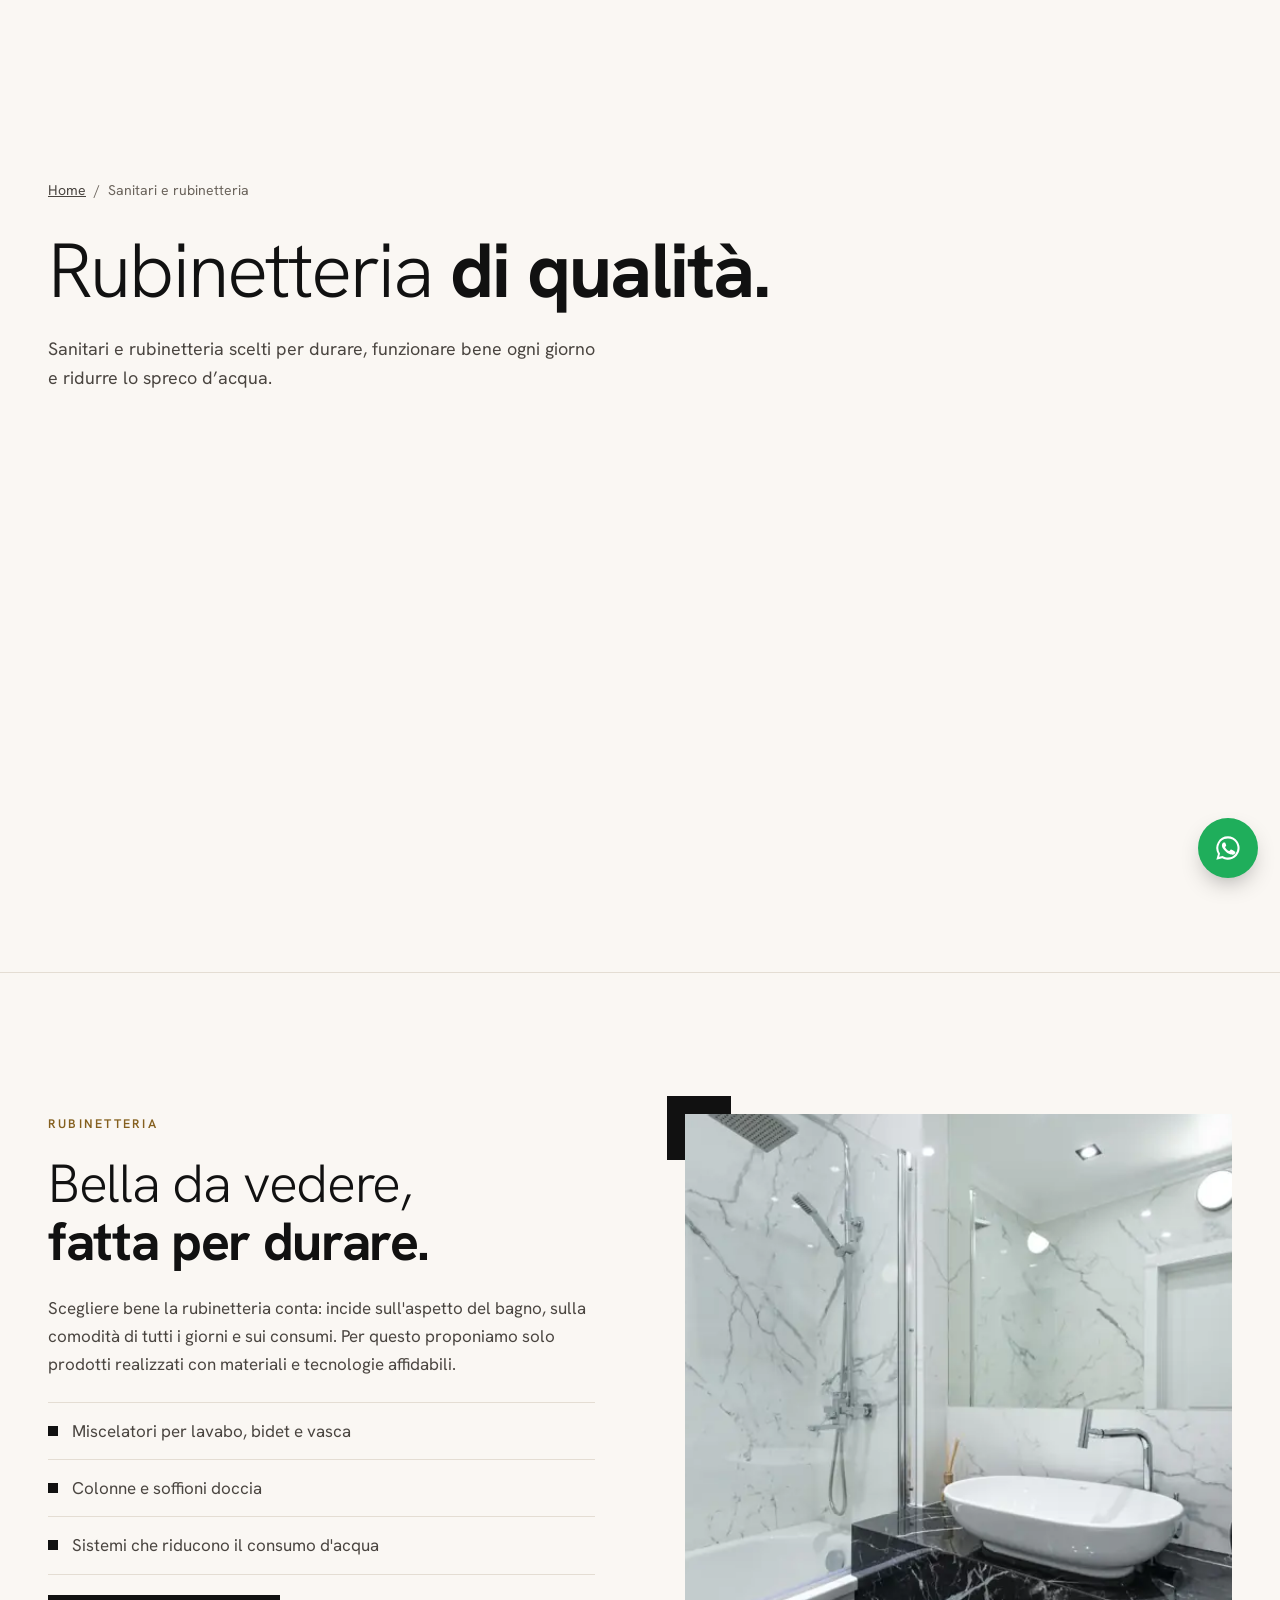
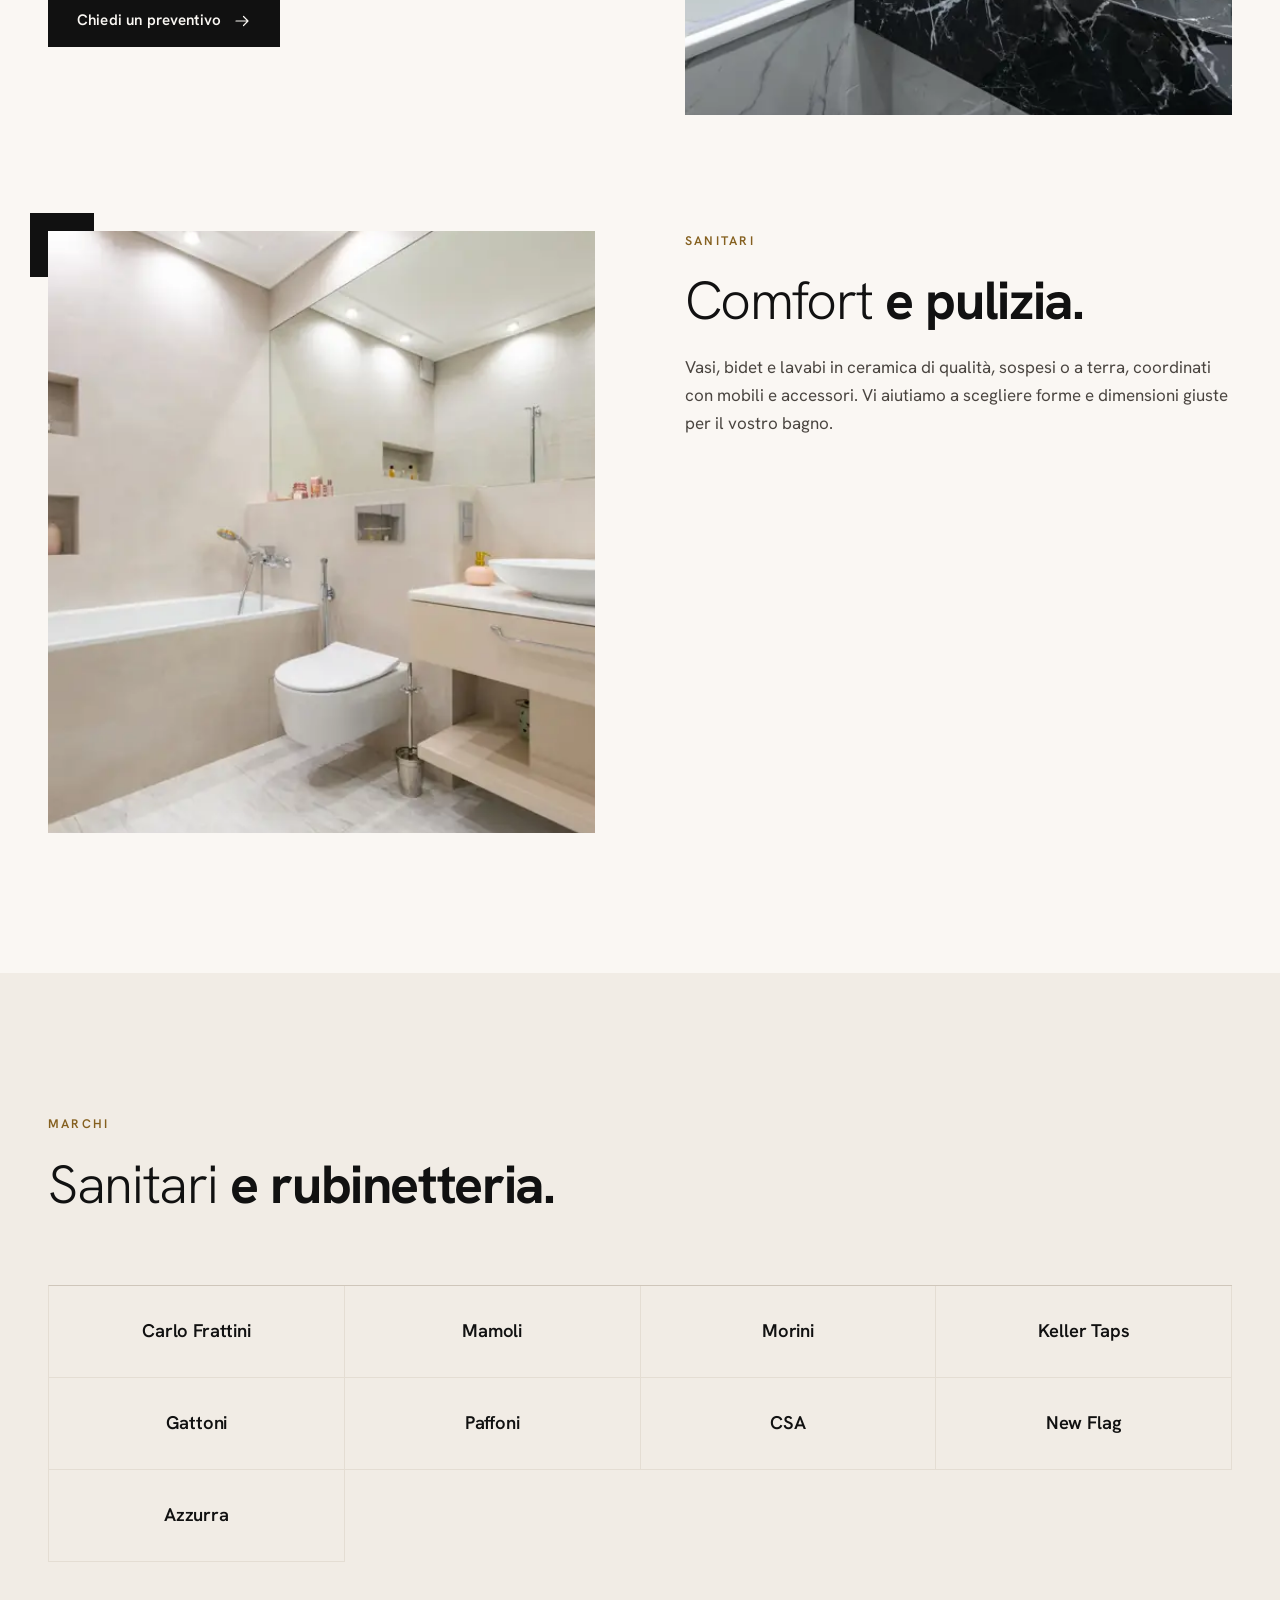
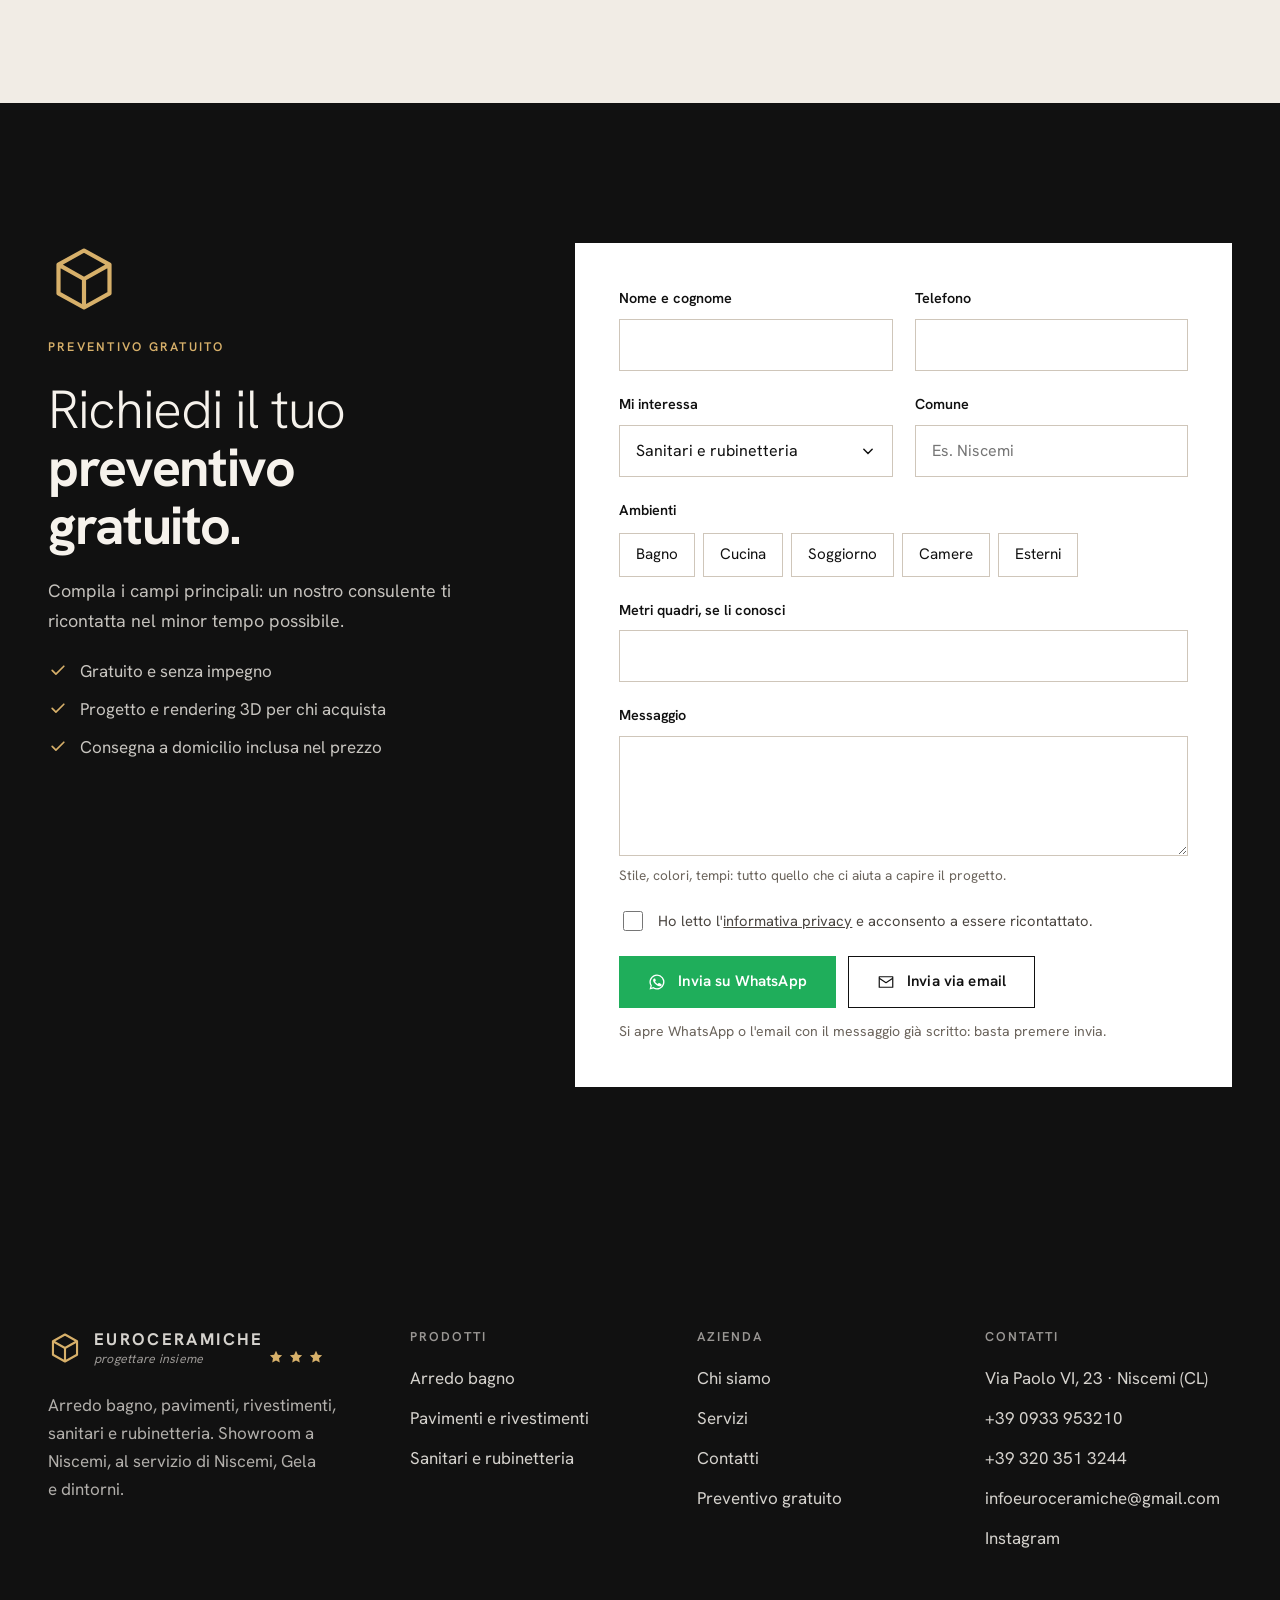
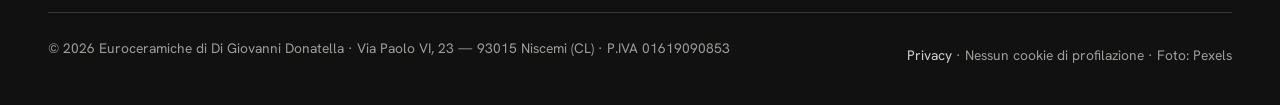
<file: sanitari-rubinetteria.html>
<!doctype html>
<html lang="it">
<head>
<meta charset="utf-8">
<meta name="viewport" content="width=device-width, initial-scale=1, viewport-fit=cover">
<title>Sanitari e rubinetteria a Niscemi e Gela — Euroceramiche</title>
<meta name="description" content="Sanitari e rubinetteria a Niscemi: vasi, bidet, lavabi, miscelatori e colonne doccia. Carlo Frattini, Mamoli, Morini, Keller Taps, Gattoni, Paffoni e altri.">
<meta name="theme-color" content="#faf7f3">
<meta property="og:type" content="website">
<meta property="og:locale" content="it_IT">
<meta property="og:title" content="Sanitari e rubinetteria a Niscemi e Gela — Euroceramiche">
<meta property="og:description" content="Sanitari e rubinetteria a Niscemi: vasi, bidet, lavabi, miscelatori e colonne doccia. Carlo Frattini, Mamoli, Morini, Keller Taps, Gattoni, Paffoni e altri.">
<meta property="og:image" content="assets/img/hero.webp">
<link rel="icon" href="data:image/svg+xml,<svg xmlns='http://www.w3.org/2000/svg' viewBox='0 0 24 24'><rect width='24' height='24' fill='%23111'/><path d='M12 4l7 3.9v8.2L12 20l-7-3.9V7.9z M5 7.9L12 12l7-4.1 M12 12v8' fill='none' stroke='%23d7b06a' stroke-width='1.4' stroke-linejoin='round'/></svg>">
<link rel="preload" href="assets/fonts/hanken-grotesk.woff2" as="font" type="font/woff2" crossorigin>
<link rel="stylesheet" href="assets/css/site.css">
</head>
<body>
<script>(function(d){d.classList.add('js');try{if(sessionStorage.getItem('ec-splash')||matchMedia('(prefers-reduced-motion: reduce)').matches)d.classList.add('splash-done');else sessionStorage.setItem('ec-splash','1')}catch(e){}})(document.documentElement)</script>
<div class="splash" aria-hidden="true"><div class="splash-in"><svg class="splash-cube" viewBox="0 0 24 24"><path d="M12 2.5l8.5 4.7v9.6L12 21.5l-8.5-4.7V7.2z M3.5 7.2L12 12l8.5-4.8 M12 12v9.5" fill="none" stroke="currentColor" stroke-width="1.1" stroke-linejoin="round"/></svg><p class="splash-name">EUROCERAMICHE</p><p class="splash-tag">progettiamo insieme</p></div></div>
<a class="skip" href="#main">Vai al contenuto</a>
<header class="header">
  <div class="wrap">
    <a class="logo" href="index.html" aria-label="Euroceramiche — Home"><svg viewBox="0 0 24 24" aria-hidden="true"><path d="M12 2.5l8.5 4.7v9.6L12 21.5l-8.5-4.7V7.2z M3.5 7.2L12 12l8.5-4.8 M12 12v9.5" fill="none" stroke="currentColor" stroke-width="1.5" stroke-linejoin="round"/></svg><span><b>EUROCERAMICHE</b><small>progettare insieme</small></span></a>
    <nav class="nav" id="nav" aria-label="Principale">
      <a href="chi-siamo.html">Chi siamo</a><a href="arredo-bagno.html">Arredo bagno</a><a href="pavimenti-rivestimenti.html">Pavimenti e rivestimenti</a><a href="sanitari-rubinetteria.html" aria-current="page">Sanitari e rubinetteria</a><a href="servizi.html">Servizi</a><a href="contatti.html">Contatti</a>
      <a class="btn" href="contatti.html#preventivo">Preventivo gratuito</a>
    </nav>
    <a class="btn" href="contatti.html#preventivo">Preventivo gratuito</a>
    <button class="menu-btn" type="button" aria-expanded="false" aria-controls="nav" aria-label="Apri il menu">
      <svg viewBox="0 0 24 24" aria-hidden="true" fill="none" stroke="currentColor" stroke-width="1.6" stroke-linecap="round"><path class="l1" d="M3 8.5h18"/><path class="l2" d="M3 15.5h18"/></svg>
    </button>
  </div>
</header>
<main id="main">
<section class="page-head">
    <div class="wrap">
      <nav class="crumbs" aria-label="Percorso"><a href="index.html">Home</a><span aria-hidden="true">/</span><span aria-current="page">Sanitari e rubinetteria</span></nav>
      <h1 data-reveal>Rubinetteria <strong>di qualità.</strong></h1>
      <p class="lead" data-reveal style="--i:1">Sanitari e rubinetteria scelti per durare, funzionare bene ogni giorno e ridurre lo spreco d’acqua.</p>
      <div class="page-hero-img" data-reveal style="--i:2"><img src="assets/img/bagno.webp" alt="Bagno con lavabo, specchio illuminato e rubinetteria" width="1600" height="900" fetchpriority="high"></div>
    </div>
  </section>
  <section class="section">
    <div class="wrap">
      <div class="split">
        <div class="prose" data-reveal>
          <span class="eyebrow">Rubinetteria</span>
          <h2>Bella da vedere, <strong>fatta per durare.</strong></h2>
          <p>Scegliere bene la rubinetteria conta: incide sull'aspetto del bagno, sulla comodità di tutti i giorni e sui consumi. Per questo proponiamo solo prodotti realizzati con materiali e tecnologie affidabili.</p>
          <ul class="list">
            <li>Miscelatori per lavabo, bidet e vasca</li>
            <li>Colonne e soffioni doccia</li>
            <li>Sistemi che riducono il consumo d'acqua</li>
          </ul>
          <a class="btn" href="#preventivo" data-quote="Sanitari e rubinetteria">Chiedi un preventivo <svg viewBox="0 0 24 24" aria-hidden="true"><path d="M4 12h16M14 6l6 6-6 6" fill="none" stroke="currentColor" stroke-width="1.6" stroke-linecap="round" stroke-linejoin="round"/></svg></a>
        </div>
        <div class="offset" data-reveal style="--i:1"><div class="frame"><img src="assets/img/nero-marquinia.webp" alt="Lavabo d’appoggio e rubinetto su top in marmo nero" width="900" height="601" loading="lazy" decoding="async"></div></div>
      </div>
      <div class="split split--rev">
        <div class="prose" data-reveal>
          <span class="eyebrow">Sanitari</span>
          <h2>Comfort <strong>e pulizia.</strong></h2>
          <p>Vasi, bidet e lavabi in ceramica di qualità, sospesi o a terra, coordinati con mobili e accessori. Vi aiutiamo a scegliere forme e dimensioni giuste per il vostro bagno.</p>
        </div>
        <div class="offset" data-reveal style="--i:1"><div class="frame"><img src="assets/img/pietra-beige.webp" alt="Bagno con sanitari sospesi e mobile lavabo" width="900" height="601" loading="lazy" decoding="async"></div></div>
      </div>
    </div>
  </section>

  <section class="section section--muted">
    <div class="wrap">
      <div class="head" data-reveal><span class="eyebrow">Marchi</span><h2>Sanitari <strong>e rubinetteria.</strong></h2></div>
      <div data-reveal><ul class="brands"><li>Carlo Frattini</li><li>Mamoli</li><li>Morini</li><li>Keller Taps</li><li>Gattoni</li><li>Paffoni</li><li>CSA</li><li>New Flag</li><li>Azzurra</li></ul></div>
    </div>
  </section>
<section class="section section--dark" id="preventivo">
    <div class="wrap quote">
      <div class="quote-aside" data-reveal>
        <svg class="cube" viewBox="0 0 24 24" aria-hidden="true"><path d="M12 2.5l8.5 4.7v9.6L12 21.5l-8.5-4.7V7.2z M3.5 7.2L12 12l8.5-4.8 M12 12v9.5" fill="none" stroke="currentColor" stroke-width="1.4" stroke-linejoin="round"/></svg>
        <span class="eyebrow">Preventivo gratuito</span>
        <h2>Richiedi il tuo <strong>preventivo gratuito.</strong></h2>
        <p class="lead">Compila i campi principali: un nostro consulente ti ricontatta nel minor tempo possibile.</p>
        <ul>
          <li><svg viewBox="0 0 24 24" aria-hidden="true"><path d="M5 12.5l4.5 4.5L19 7.5" fill="none" stroke="currentColor" stroke-width="2" stroke-linecap="round" stroke-linejoin="round"/></svg> Gratuito e senza impegno</li>
          <li><svg viewBox="0 0 24 24" aria-hidden="true"><path d="M5 12.5l4.5 4.5L19 7.5" fill="none" stroke="currentColor" stroke-width="2" stroke-linecap="round" stroke-linejoin="round"/></svg> Progetto e rendering 3D per chi acquista</li>
          <li><svg viewBox="0 0 24 24" aria-hidden="true"><path d="M5 12.5l4.5 4.5L19 7.5" fill="none" stroke="currentColor" stroke-width="2" stroke-linecap="round" stroke-linejoin="round"/></svg> Consegna a domicilio inclusa nel prezzo</li>
        </ul>
      </div>
      <form class="form" data-quote-form novalidate data-reveal style="--i:1">
        <div class="form-row">
          <div class="field"><label for="q-nome">Nome e cognome</label><input id="q-nome" name="nome" autocomplete="name" required aria-describedby="e-nome"><span class="error" id="e-nome">Inserisci il tuo nome.</span></div>
          <div class="field"><label for="q-tel">Telefono</label><input id="q-tel" name="telefono" type="tel" inputmode="tel" autocomplete="tel" required aria-describedby="e-tel"><span class="error" id="e-tel">Inserisci un numero di telefono valido.</span></div>
        </div>
        <div class="form-row">
          <div class="field"><label for="q-interesse">Mi interessa</label><select id="q-interesse" name="interesse"><option>Arredo bagno</option><option>Pavimenti</option><option>Rivestimenti</option><option selected>Sanitari e rubinetteria</option><option>Accessori</option><option>Progetto e rendering 3D</option><option>Ristrutturazione completa</option></select></div>
          <div class="field"><label for="q-comune">Comune</label><input id="q-comune" name="comune" autocomplete="address-level2" placeholder="Es. Niscemi"></div>
        </div>
        <fieldset><legend class="legend">Ambienti</legend><div class="choices"><label class="choice"><input type="checkbox" name="ambienti" value="Bagno"><span>Bagno</span></label><label class="choice"><input type="checkbox" name="ambienti" value="Cucina"><span>Cucina</span></label><label class="choice"><input type="checkbox" name="ambienti" value="Soggiorno"><span>Soggiorno</span></label><label class="choice"><input type="checkbox" name="ambienti" value="Camere"><span>Camere</span></label><label class="choice"><input type="checkbox" name="ambienti" value="Esterni"><span>Esterni</span></label></div></fieldset>
        <div class="field"><label for="q-mq">Metri quadri, se li conosci</label><input id="q-mq" name="mq" inputmode="decimal"></div>
        <div class="field"><label for="q-msg">Messaggio</label><textarea id="q-msg" name="messaggio" aria-describedby="h-msg"></textarea><span class="hint" id="h-msg">Stile, colori, tempi: tutto quello che ci aiuta a capire il progetto.</span></div>
        <div class="consent-wrap"><label class="consent"><input type="checkbox" name="privacy" required aria-describedby="e-priv"> <span>Ho letto l'<a href="privacy.html">informativa privacy</a> e acconsento a essere ricontattato.</span></label><span class="error" id="e-priv">Serve il consenso per poterti ricontattare.</span></div>
        <div class="submit">
          <button class="btn btn--wa" type="submit" value="whatsapp"><svg viewBox="0 0 24 24" aria-hidden="true"><path fill="currentColor" d="M12 2a10 10 0 0 0-8.6 15.1L2 22l5-1.3A10 10 0 1 0 12 2zm0 18.2c-1.5 0-3-.4-4.3-1.2l-.3-.2-3 .8.8-2.9-.2-.3A8.2 8.2 0 1 1 12 20.2zm4.5-6.1c-.2-.1-1.5-.7-1.7-.8-.2-.1-.4-.1-.6.1l-.8 1c-.1.2-.3.2-.5.1-.7-.3-1.4-.7-2-1.3-.5-.5-1-1.1-1.3-1.7-.1-.2 0-.4.1-.5l.4-.5.3-.5v-.5l-.8-1.9c-.2-.5-.4-.4-.6-.4h-.5a1 1 0 0 0-.7.3c-.3.3-1 1-1 2.3s1 2.7 1.2 2.9c.1.2 2 3.1 4.9 4.3 1.8.7 2.5.8 3.4.7.6-.1 1.5-.6 1.8-1.2.2-.6.2-1.1.1-1.2l-.5-.3z"/></svg> Invia su WhatsApp</button>
          <button class="btn btn--line" type="submit" value="email"><svg viewBox="0 0 24 24" aria-hidden="true"><g fill="none" stroke="currentColor" stroke-width="1.6" stroke-linejoin="round"><rect x="3" y="5" width="18" height="14"/><path d="M3 7l9 6 9-6"/></g></svg> Invia via email</button>
          <small>Si apre WhatsApp o l'email con il messaggio già scritto: basta premere invia.</small>
        </div>
      </form>
    </div>
  </section>
</main>
<footer class="footer">
  <div class="wrap">
    <div class="footer-grid">
      <div class="footer-brand">
        <a class="logo" href="index.html" aria-label="Euroceramiche — Home"><svg viewBox="0 0 24 24" aria-hidden="true"><path d="M12 2.5l8.5 4.7v9.6L12 21.5l-8.5-4.7V7.2z M3.5 7.2L12 12l8.5-4.8 M12 12v9.5" fill="none" stroke="currentColor" stroke-width="1.5" stroke-linejoin="round"/></svg><span><b>EUROCERAMICHE</b><small>progettare insieme</small></span></a>
        <div class="stars" aria-hidden="true"><svg viewBox="0 0 24 24" aria-hidden="true"><path fill="currentColor" d="M12 2.8l2.8 5.9 6.4.8-4.7 4.4 1.2 6.4L12 17.2l-5.7 3.1 1.2-6.4-4.7-4.4 6.4-.8z"/></svg><svg viewBox="0 0 24 24" aria-hidden="true"><path fill="currentColor" d="M12 2.8l2.8 5.9 6.4.8-4.7 4.4 1.2 6.4L12 17.2l-5.7 3.1 1.2-6.4-4.7-4.4 6.4-.8z"/></svg><svg viewBox="0 0 24 24" aria-hidden="true"><path fill="currentColor" d="M12 2.8l2.8 5.9 6.4.8-4.7 4.4 1.2 6.4L12 17.2l-5.7 3.1 1.2-6.4-4.7-4.4 6.4-.8z"/></svg></div>
        <p>Arredo bagno, pavimenti, rivestimenti, sanitari e rubinetteria. Showroom a Niscemi, al servizio di Niscemi, Gela e dintorni.</p>
      </div>
      <div>
        <h2>Prodotti</h2>
        <ul><li><a href="arredo-bagno.html">Arredo bagno</a></li><li><a href="pavimenti-rivestimenti.html">Pavimenti e rivestimenti</a></li><li><a href="sanitari-rubinetteria.html">Sanitari e rubinetteria</a></li></ul>
      </div>
      <div>
        <h2>Azienda</h2>
        <ul><li><a href="chi-siamo.html">Chi siamo</a></li><li><a href="servizi.html">Servizi</a></li><li><a href="contatti.html">Contatti</a></li><li><a href="contatti.html#preventivo">Preventivo gratuito</a></li></ul>
      </div>
      <div>
        <h2>Contatti</h2>
        <ul>
          <li><a href="contatti.html">Via Paolo VI, 23 · Niscemi (CL)</a></li>
          <li><a href="tel:+390933953210" data-tel="phone">+39 0933 953210</a></li>
          <li><a href="tel:+393203513244" data-tel="mobile">+39 320 351 3244</a></li>
          <li><a href="mailto:infoeuroceramiche@gmail.com" data-mail>infoeuroceramiche@gmail.com</a></li>
          <li><a href="https://www.instagram.com/euroceramicheniscemi/" target="_blank" rel="noopener">Instagram</a></li>
        </ul>
      </div>
    </div>
    <div class="footer-legal">
      <span>© <span data-year>2026</span> Euroceramiche di Di Giovanni Donatella · Via Paolo VI, 23 — 93015 Niscemi (CL) · P.IVA 01619090853</span>
      <span><a href="privacy.html">Privacy</a> · Nessun cookie di profilazione · Foto: Pexels</span>
    </div>
  </div>
</footer>
<a class="wa-float" href="https://wa.me/393203513244" data-wa="Buongiorno, vorrei qualche informazione." target="_blank" rel="noopener" aria-label="Scrivici su WhatsApp"><svg viewBox="0 0 24 24" aria-hidden="true"><path fill="currentColor" d="M12 2a10 10 0 0 0-8.6 15.1L2 22l5-1.3A10 10 0 1 0 12 2zm0 18.2c-1.5 0-3-.4-4.3-1.2l-.3-.2-3 .8.8-2.9-.2-.3A8.2 8.2 0 1 1 12 20.2zm4.5-6.1c-.2-.1-1.5-.7-1.7-.8-.2-.1-.4-.1-.6.1l-.8 1c-.1.2-.3.2-.5.1-.7-.3-1.4-.7-2-1.3-.5-.5-1-1.1-1.3-1.7-.1-.2 0-.4.1-.5l.4-.5.3-.5v-.5l-.8-1.9c-.2-.5-.4-.4-.6-.4h-.5a1 1 0 0 0-.7.3c-.3.3-1 1-1 2.3s1 2.7 1.2 2.9c.1.2 2 3.1 4.9 4.3 1.8.7 2.5.8 3.4.7.6-.1 1.5-.6 1.8-1.2.2-.6.2-1.1.1-1.2l-.5-.3z"/></svg></a>
<nav class="mbar" aria-label="Azioni rapide">
  <a href="tel:+390933953210" data-tel="phone"><svg viewBox="0 0 24 24" aria-hidden="true"><path d="M5 4h4l2 5-2.5 1.5a11 11 0 0 0 5 5L15 13l5 2v4a2 2 0 0 1-2 2A16 16 0 0 1 3 6a2 2 0 0 1 2-2" fill="none" stroke="currentColor" stroke-width="1.6" stroke-linejoin="round"/></svg> Chiama</a>
  <a class="wa" href="https://wa.me/393203513244" data-wa="Buongiorno, vorrei qualche informazione." target="_blank" rel="noopener"><svg viewBox="0 0 24 24" aria-hidden="true"><path fill="currentColor" d="M12 2a10 10 0 0 0-8.6 15.1L2 22l5-1.3A10 10 0 1 0 12 2zm0 18.2c-1.5 0-3-.4-4.3-1.2l-.3-.2-3 .8.8-2.9-.2-.3A8.2 8.2 0 1 1 12 20.2zm4.5-6.1c-.2-.1-1.5-.7-1.7-.8-.2-.1-.4-.1-.6.1l-.8 1c-.1.2-.3.2-.5.1-.7-.3-1.4-.7-2-1.3-.5-.5-1-1.1-1.3-1.7-.1-.2 0-.4.1-.5l.4-.5.3-.5v-.5l-.8-1.9c-.2-.5-.4-.4-.6-.4h-.5a1 1 0 0 0-.7.3c-.3.3-1 1-1 2.3s1 2.7 1.2 2.9c.1.2 2 3.1 4.9 4.3 1.8.7 2.5.8 3.4.7.6-.1 1.5-.6 1.8-1.2.2-.6.2-1.1.1-1.2l-.5-.3z"/></svg> WhatsApp</a>
  <a class="main" href="contatti.html#preventivo">Preventivo</a>
</nav>
<div class="toast" role="status" aria-live="polite"></div>
<script src="assets/js/site.js" defer></script>
</body>
</html>
</file>
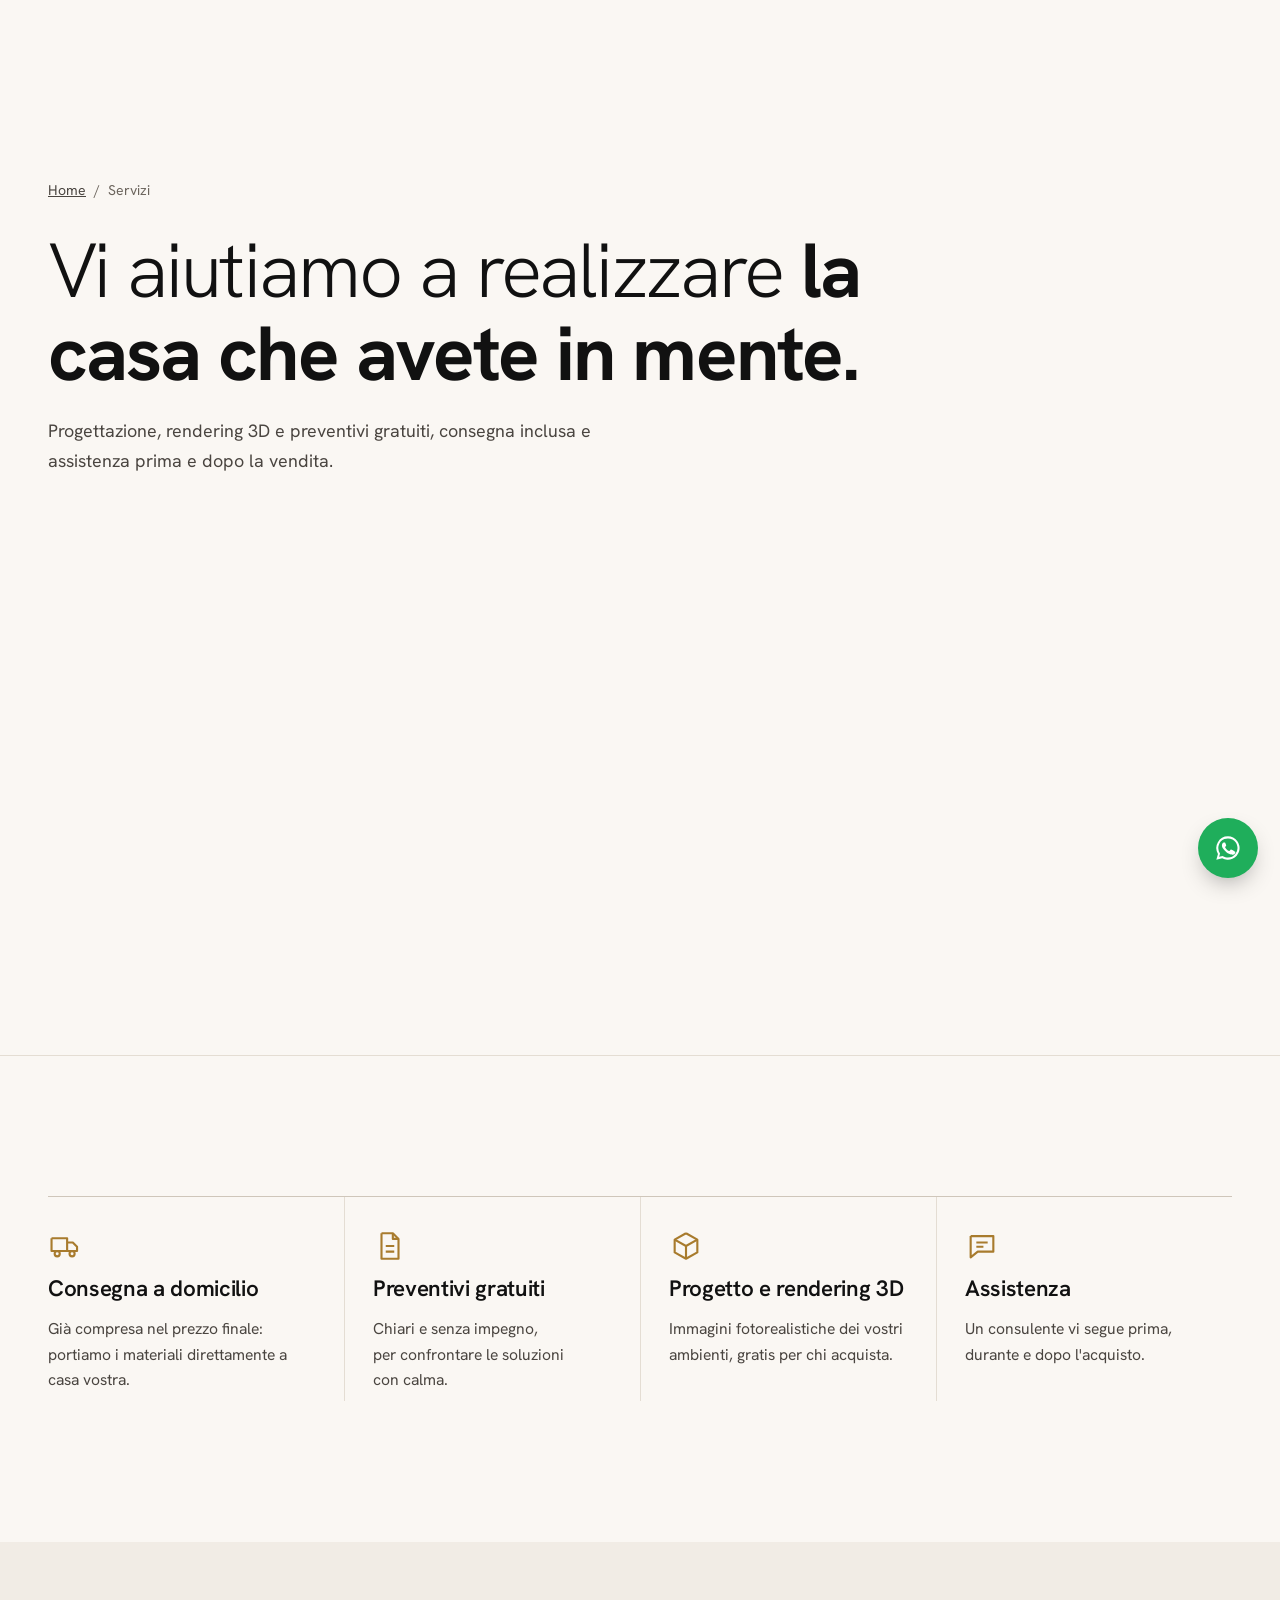
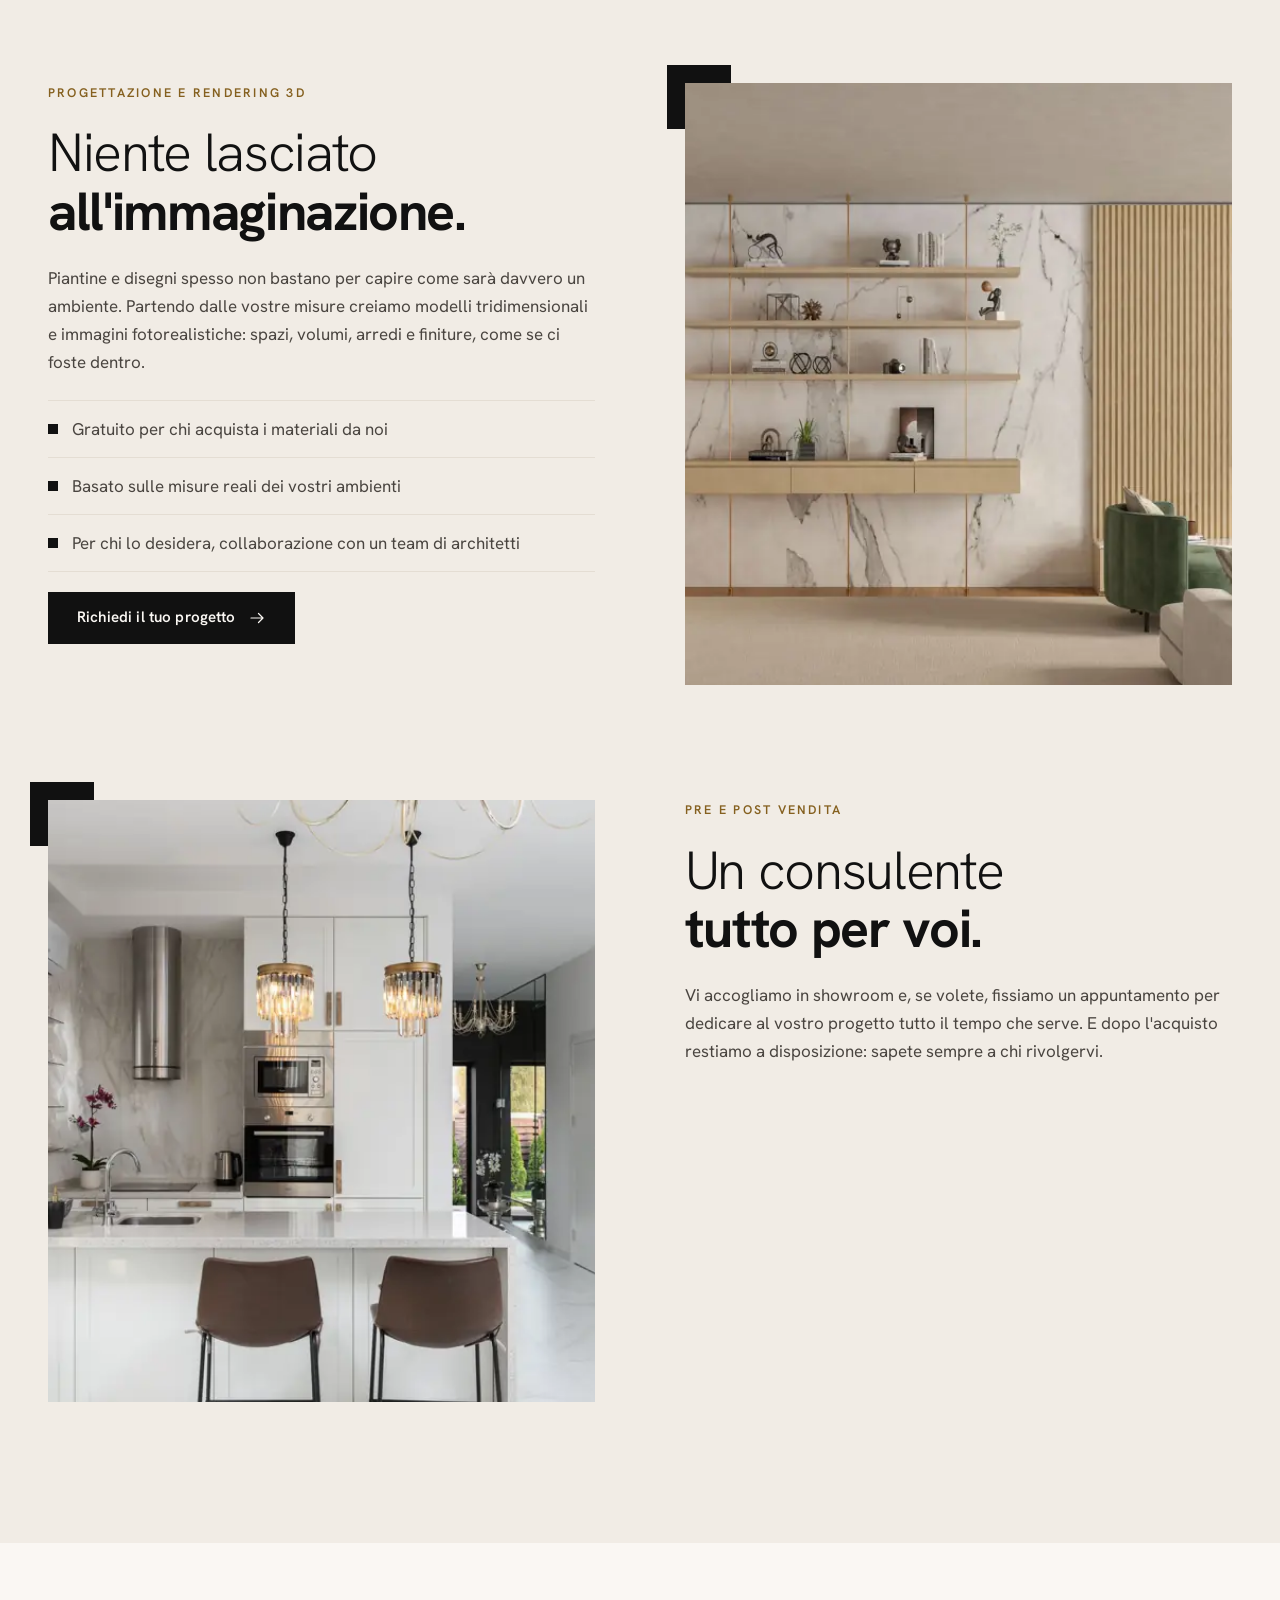
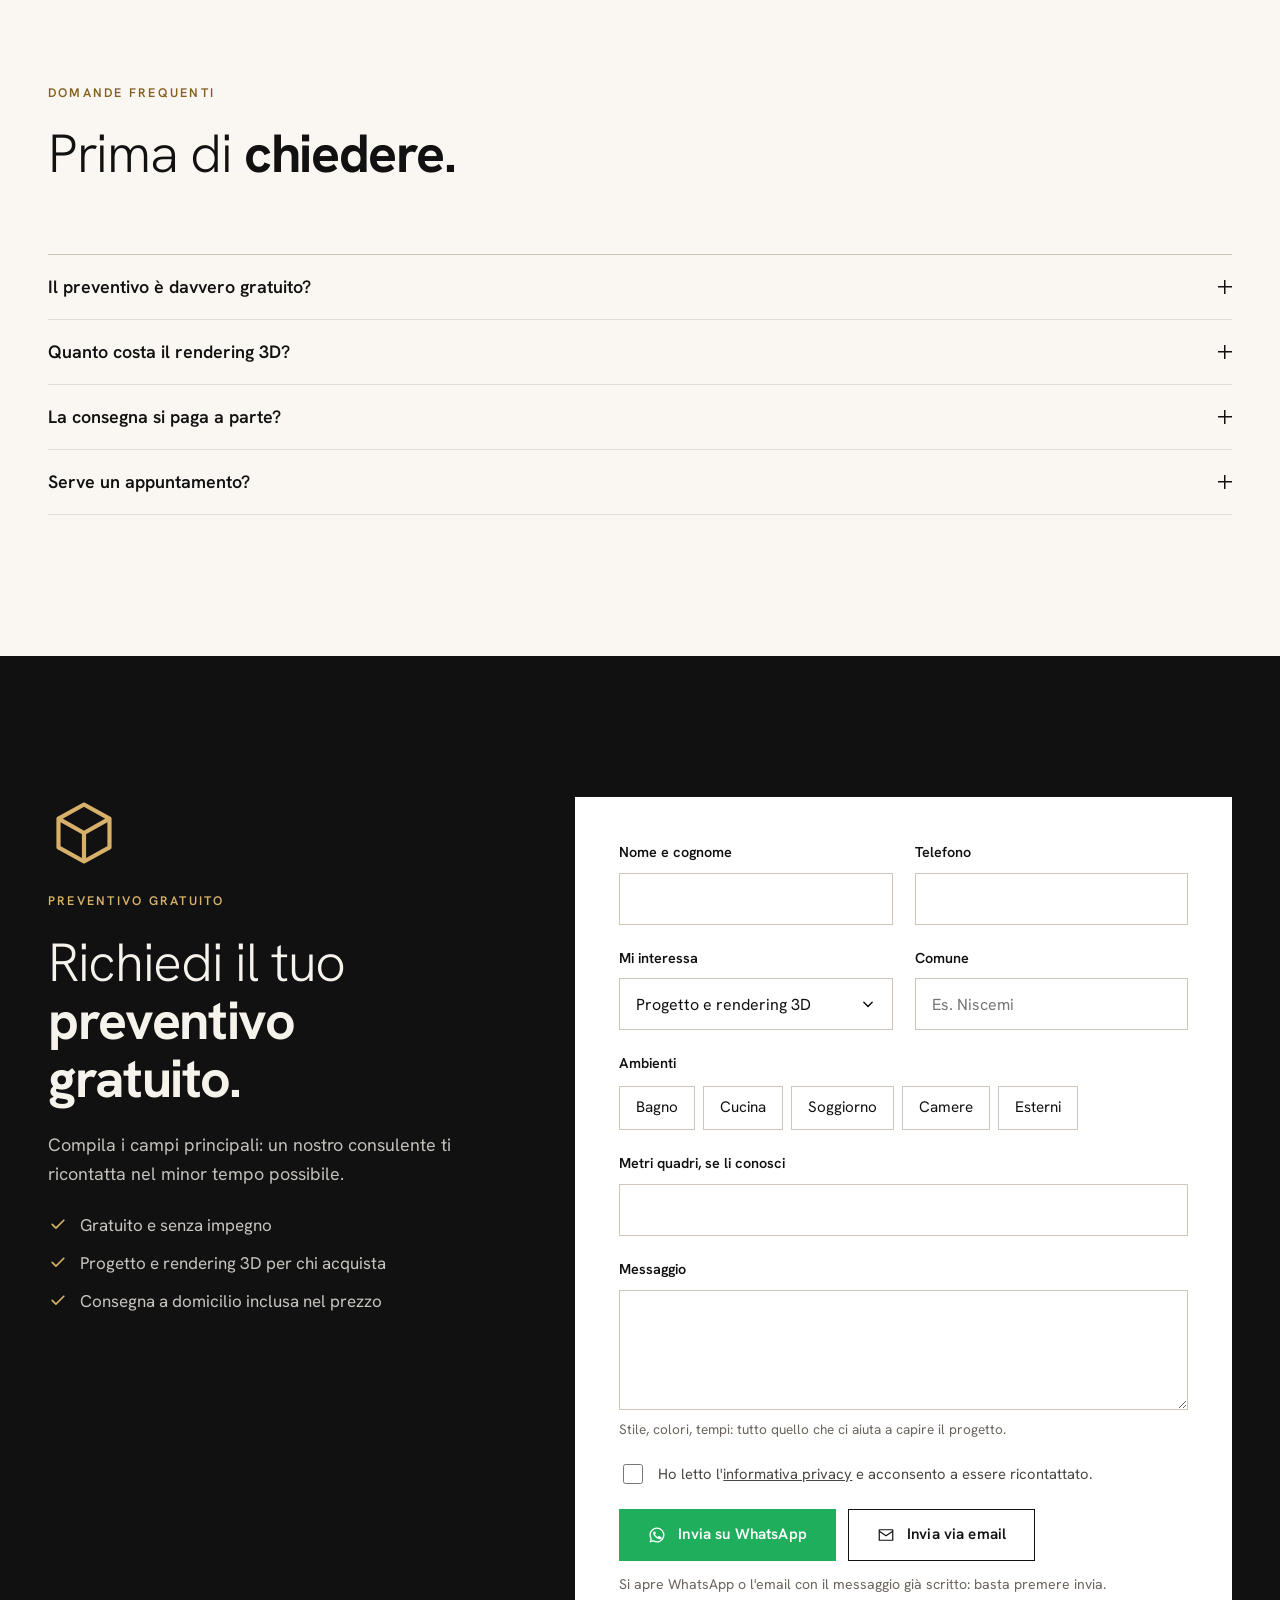
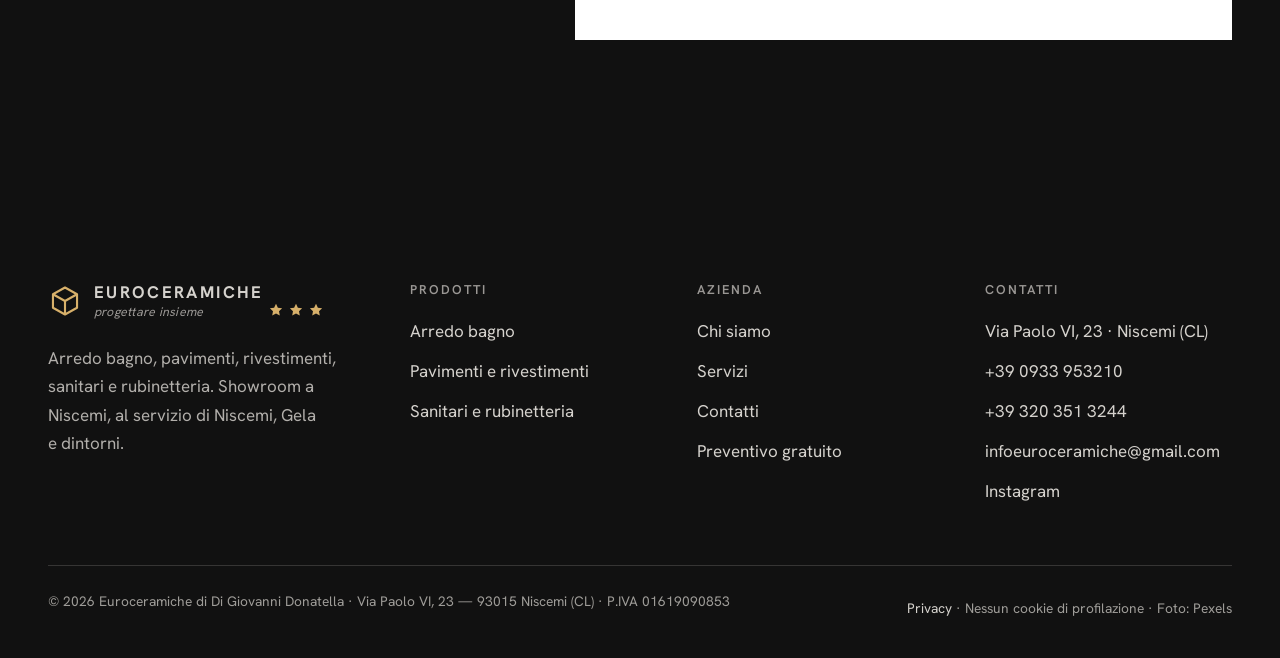
<file: servizi.html>
<!doctype html>
<html lang="it">
<head>
<meta charset="utf-8">
<meta name="viewport" content="width=device-width, initial-scale=1, viewport-fit=cover">
<title>Servizi — Rendering 3D, preventivi gratuiti e consegna — Euroceramiche Niscemi</title>
<meta name="description" content="Progettazione e rendering 3D gratuiti, preventivi gratuiti, consegna a domicilio inclusa, assistenza pre e post vendita. Showroom Euroceramiche a Niscemi.">
<meta name="theme-color" content="#faf7f3">
<meta property="og:type" content="website">
<meta property="og:locale" content="it_IT">
<meta property="og:title" content="Servizi — Rendering 3D, preventivi gratuiti e consegna — Euroceramiche Niscemi">
<meta property="og:description" content="Progettazione e rendering 3D gratuiti, preventivi gratuiti, consegna a domicilio inclusa, assistenza pre e post vendita. Showroom Euroceramiche a Niscemi.">
<meta property="og:image" content="assets/img/hero.webp">
<link rel="icon" href="data:image/svg+xml,<svg xmlns='http://www.w3.org/2000/svg' viewBox='0 0 24 24'><rect width='24' height='24' fill='%23111'/><path d='M12 4l7 3.9v8.2L12 20l-7-3.9V7.9z M5 7.9L12 12l7-4.1 M12 12v8' fill='none' stroke='%23d7b06a' stroke-width='1.4' stroke-linejoin='round'/></svg>">
<link rel="preload" href="assets/fonts/hanken-grotesk.woff2" as="font" type="font/woff2" crossorigin>
<link rel="stylesheet" href="assets/css/site.css">
</head>
<body>
<script>(function(d){d.classList.add('js');try{if(sessionStorage.getItem('ec-splash')||matchMedia('(prefers-reduced-motion: reduce)').matches)d.classList.add('splash-done');else sessionStorage.setItem('ec-splash','1')}catch(e){}})(document.documentElement)</script>
<div class="splash" aria-hidden="true"><div class="splash-in"><svg class="splash-cube" viewBox="0 0 24 24"><path d="M12 2.5l8.5 4.7v9.6L12 21.5l-8.5-4.7V7.2z M3.5 7.2L12 12l8.5-4.8 M12 12v9.5" fill="none" stroke="currentColor" stroke-width="1.1" stroke-linejoin="round"/></svg><p class="splash-name">EUROCERAMICHE</p><p class="splash-tag">progettiamo insieme</p></div></div>
<a class="skip" href="#main">Vai al contenuto</a>
<header class="header">
  <div class="wrap">
    <a class="logo" href="index.html" aria-label="Euroceramiche — Home"><svg viewBox="0 0 24 24" aria-hidden="true"><path d="M12 2.5l8.5 4.7v9.6L12 21.5l-8.5-4.7V7.2z M3.5 7.2L12 12l8.5-4.8 M12 12v9.5" fill="none" stroke="currentColor" stroke-width="1.5" stroke-linejoin="round"/></svg><span><b>EUROCERAMICHE</b><small>progettare insieme</small></span></a>
    <nav class="nav" id="nav" aria-label="Principale">
      <a href="chi-siamo.html">Chi siamo</a><a href="arredo-bagno.html">Arredo bagno</a><a href="pavimenti-rivestimenti.html">Pavimenti e rivestimenti</a><a href="sanitari-rubinetteria.html">Sanitari e rubinetteria</a><a href="servizi.html" aria-current="page">Servizi</a><a href="contatti.html">Contatti</a>
      <a class="btn" href="contatti.html#preventivo">Preventivo gratuito</a>
    </nav>
    <a class="btn" href="contatti.html#preventivo">Preventivo gratuito</a>
    <button class="menu-btn" type="button" aria-expanded="false" aria-controls="nav" aria-label="Apri il menu">
      <svg viewBox="0 0 24 24" aria-hidden="true" fill="none" stroke="currentColor" stroke-width="1.6" stroke-linecap="round"><path class="l1" d="M3 8.5h18"/><path class="l2" d="M3 15.5h18"/></svg>
    </button>
  </div>
</header>
<main id="main">
<section class="page-head">
    <div class="wrap">
      <nav class="crumbs" aria-label="Percorso"><a href="index.html">Home</a><span aria-hidden="true">/</span><span aria-current="page">Servizi</span></nav>
      <h1 data-reveal>Vi aiutiamo a realizzare <strong>la casa che avete in mente.</strong></h1>
      <p class="lead" data-reveal style="--i:1">Progettazione, rendering 3D e preventivi gratuiti, consegna inclusa e assistenza prima e dopo la vendita.</p>
      <div class="page-hero-img" data-reveal style="--i:2"><img src="assets/img/campioni.webp" alt="Mani che confrontano campioni di materiali su un tavolo di progetto" width="1600" height="900" fetchpriority="high"></div>
    </div>
  </section>
  <section class="section">
    <div class="wrap">
      <div class="services">
        <div class="service" data-reveal><svg viewBox="0 0 24 24" aria-hidden="true"><g fill="none" stroke="currentColor" stroke-width="1.5" stroke-linejoin="round"><path d="M2.5 6.5h11v9h-11zM13.5 9.5h4l3 3v3h-7"/><circle cx="6.5" cy="17.5" r="1.8"/><circle cx="17" cy="17.5" r="1.8"/></g></svg><h3>Consegna a domicilio</h3><p>Già compresa nel prezzo finale: portiamo i materiali direttamente a casa vostra.</p></div>
        <div class="service" data-reveal style="--i:1"><svg viewBox="0 0 24 24" aria-hidden="true"><g fill="none" stroke="currentColor" stroke-width="1.5" stroke-linejoin="round"><path d="M6 3h8l4 4v14H6z"/><path d="M14 3v4h4M9 12h6M9 16h6"/></g></svg><h3>Preventivi gratuiti</h3><p>Chiari e senza impegno, per confrontare le soluzioni con calma.</p></div>
        <div class="service" data-reveal style="--i:2"><svg viewBox="0 0 24 24" aria-hidden="true"><g fill="none" stroke="currentColor" stroke-width="1.5" stroke-linejoin="round"><path d="M12 3l8 4.5v9L12 21l-8-4.5v-9z"/><path d="M4 7.5l8 4.5 8-4.5M12 12v9"/></g></svg><h3>Progetto e rendering 3D</h3><p>Immagini fotorealistiche dei vostri ambienti, gratis per chi acquista.</p></div>
        <div class="service" data-reveal style="--i:3"><svg viewBox="0 0 24 24" aria-hidden="true"><g fill="none" stroke="currentColor" stroke-width="1.5" stroke-linejoin="round"><path d="M4 5h16v11H9l-5 4z"/><path d="M8 9.5h8M8 12.5h5"/></g></svg><h3>Assistenza</h3><p>Un consulente vi segue prima, durante e dopo l'acquisto.</p></div>
      </div>
    </div>
  </section>

  <section class="section section--muted">
    <div class="wrap">
      <div class="split">
        <div class="prose" data-reveal>
          <span class="eyebrow">Progettazione e rendering 3D</span>
          <h2>Niente lasciato <strong>all'immaginazione.</strong></h2>
          <p>Piantine e disegni spesso non bastano per capire come sarà davvero un ambiente. Partendo dalle vostre misure creiamo modelli tridimensionali e immagini fotorealistiche: spazi, volumi, arredi e finiture, come se ci foste dentro.</p>
          <ul class="list">
            <li>Gratuito per chi acquista i materiali da noi</li>
            <li>Basato sulle misure reali dei vostri ambienti</li>
            <li>Per chi lo desidera, collaborazione con un team di architetti</li>
          </ul>
          <a class="btn" href="#preventivo" data-quote="Progetto e rendering 3D">Richiedi il tuo progetto <svg viewBox="0 0 24 24" aria-hidden="true"><path d="M4 12h16M14 6l6 6-6 6" fill="none" stroke="currentColor" stroke-width="1.6" stroke-linecap="round" stroke-linejoin="round"/></svg></a>
        </div>
        <div class="offset" data-reveal style="--i:1"><div class="frame"><img src="assets/img/living-marmo-900.webp" alt="Soggiorno progettato con parete in lastre e mensole in legno" width="900" height="600" loading="lazy" decoding="async"></div></div>
      </div>
      <div class="split split--rev">
        <div class="prose" data-reveal>
          <span class="eyebrow">Pre e post vendita</span>
          <h2>Un consulente <strong>tutto per voi.</strong></h2>
          <p>Vi accogliamo in showroom e, se volete, fissiamo un appuntamento per dedicare al vostro progetto tutto il tempo che serve. E dopo l'acquisto restiamo a disposizione: sapete sempre a chi rivolgervi.</p>
        </div>
        <div class="offset" data-reveal style="--i:1"><div class="frame"><img src="assets/img/cucina-900.webp" alt="Cucina luminosa con isola e pavimento chiaro" width="900" height="603" loading="lazy" decoding="async"></div></div>
      </div>
    </div>
  </section>

  <section class="section">
    <div class="wrap">
      <div class="head" data-reveal><span class="eyebrow">Domande frequenti</span><h2>Prima di <strong>chiedere.</strong></h2></div>
      <div class="faq" data-reveal>
        <details><summary>Il preventivo è davvero gratuito?</summary><p>Sì, gratuito e senza impegno. Potete chiederlo in showroom, per telefono o da questo sito.</p></details>
        <details><summary>Quanto costa il rendering 3D?</summary><p>Nulla per chi acquista i materiali da noi: progetto, rendering e preventivo sono compresi.</p></details>
        <details><summary>La consegna si paga a parte?</summary><p>No: la consegna a domicilio è già compresa nel prezzo finale.</p></details>
        <details><summary>Serve un appuntamento?</summary><p>No, siete i benvenuti negli orari di apertura. Per un progetto completo però conviene prenotare, così avrete più tempo dedicato.</p></details>
      </div>
    </div>
  </section>
<section class="section section--dark" id="preventivo">
    <div class="wrap quote">
      <div class="quote-aside" data-reveal>
        <svg class="cube" viewBox="0 0 24 24" aria-hidden="true"><path d="M12 2.5l8.5 4.7v9.6L12 21.5l-8.5-4.7V7.2z M3.5 7.2L12 12l8.5-4.8 M12 12v9.5" fill="none" stroke="currentColor" stroke-width="1.4" stroke-linejoin="round"/></svg>
        <span class="eyebrow">Preventivo gratuito</span>
        <h2>Richiedi il tuo <strong>preventivo gratuito.</strong></h2>
        <p class="lead">Compila i campi principali: un nostro consulente ti ricontatta nel minor tempo possibile.</p>
        <ul>
          <li><svg viewBox="0 0 24 24" aria-hidden="true"><path d="M5 12.5l4.5 4.5L19 7.5" fill="none" stroke="currentColor" stroke-width="2" stroke-linecap="round" stroke-linejoin="round"/></svg> Gratuito e senza impegno</li>
          <li><svg viewBox="0 0 24 24" aria-hidden="true"><path d="M5 12.5l4.5 4.5L19 7.5" fill="none" stroke="currentColor" stroke-width="2" stroke-linecap="round" stroke-linejoin="round"/></svg> Progetto e rendering 3D per chi acquista</li>
          <li><svg viewBox="0 0 24 24" aria-hidden="true"><path d="M5 12.5l4.5 4.5L19 7.5" fill="none" stroke="currentColor" stroke-width="2" stroke-linecap="round" stroke-linejoin="round"/></svg> Consegna a domicilio inclusa nel prezzo</li>
        </ul>
      </div>
      <form class="form" data-quote-form novalidate data-reveal style="--i:1">
        <div class="form-row">
          <div class="field"><label for="q-nome">Nome e cognome</label><input id="q-nome" name="nome" autocomplete="name" required aria-describedby="e-nome"><span class="error" id="e-nome">Inserisci il tuo nome.</span></div>
          <div class="field"><label for="q-tel">Telefono</label><input id="q-tel" name="telefono" type="tel" inputmode="tel" autocomplete="tel" required aria-describedby="e-tel"><span class="error" id="e-tel">Inserisci un numero di telefono valido.</span></div>
        </div>
        <div class="form-row">
          <div class="field"><label for="q-interesse">Mi interessa</label><select id="q-interesse" name="interesse"><option>Arredo bagno</option><option>Pavimenti</option><option>Rivestimenti</option><option>Sanitari e rubinetteria</option><option>Accessori</option><option selected>Progetto e rendering 3D</option><option>Ristrutturazione completa</option></select></div>
          <div class="field"><label for="q-comune">Comune</label><input id="q-comune" name="comune" autocomplete="address-level2" placeholder="Es. Niscemi"></div>
        </div>
        <fieldset><legend class="legend">Ambienti</legend><div class="choices"><label class="choice"><input type="checkbox" name="ambienti" value="Bagno"><span>Bagno</span></label><label class="choice"><input type="checkbox" name="ambienti" value="Cucina"><span>Cucina</span></label><label class="choice"><input type="checkbox" name="ambienti" value="Soggiorno"><span>Soggiorno</span></label><label class="choice"><input type="checkbox" name="ambienti" value="Camere"><span>Camere</span></label><label class="choice"><input type="checkbox" name="ambienti" value="Esterni"><span>Esterni</span></label></div></fieldset>
        <div class="field"><label for="q-mq">Metri quadri, se li conosci</label><input id="q-mq" name="mq" inputmode="decimal"></div>
        <div class="field"><label for="q-msg">Messaggio</label><textarea id="q-msg" name="messaggio" aria-describedby="h-msg"></textarea><span class="hint" id="h-msg">Stile, colori, tempi: tutto quello che ci aiuta a capire il progetto.</span></div>
        <div class="consent-wrap"><label class="consent"><input type="checkbox" name="privacy" required aria-describedby="e-priv"> <span>Ho letto l'<a href="privacy.html">informativa privacy</a> e acconsento a essere ricontattato.</span></label><span class="error" id="e-priv">Serve il consenso per poterti ricontattare.</span></div>
        <div class="submit">
          <button class="btn btn--wa" type="submit" value="whatsapp"><svg viewBox="0 0 24 24" aria-hidden="true"><path fill="currentColor" d="M12 2a10 10 0 0 0-8.6 15.1L2 22l5-1.3A10 10 0 1 0 12 2zm0 18.2c-1.5 0-3-.4-4.3-1.2l-.3-.2-3 .8.8-2.9-.2-.3A8.2 8.2 0 1 1 12 20.2zm4.5-6.1c-.2-.1-1.5-.7-1.7-.8-.2-.1-.4-.1-.6.1l-.8 1c-.1.2-.3.2-.5.1-.7-.3-1.4-.7-2-1.3-.5-.5-1-1.1-1.3-1.7-.1-.2 0-.4.1-.5l.4-.5.3-.5v-.5l-.8-1.9c-.2-.5-.4-.4-.6-.4h-.5a1 1 0 0 0-.7.3c-.3.3-1 1-1 2.3s1 2.7 1.2 2.9c.1.2 2 3.1 4.9 4.3 1.8.7 2.5.8 3.4.7.6-.1 1.5-.6 1.8-1.2.2-.6.2-1.1.1-1.2l-.5-.3z"/></svg> Invia su WhatsApp</button>
          <button class="btn btn--line" type="submit" value="email"><svg viewBox="0 0 24 24" aria-hidden="true"><g fill="none" stroke="currentColor" stroke-width="1.6" stroke-linejoin="round"><rect x="3" y="5" width="18" height="14"/><path d="M3 7l9 6 9-6"/></g></svg> Invia via email</button>
          <small>Si apre WhatsApp o l'email con il messaggio già scritto: basta premere invia.</small>
        </div>
      </form>
    </div>
  </section>
</main>
<footer class="footer">
  <div class="wrap">
    <div class="footer-grid">
      <div class="footer-brand">
        <a class="logo" href="index.html" aria-label="Euroceramiche — Home"><svg viewBox="0 0 24 24" aria-hidden="true"><path d="M12 2.5l8.5 4.7v9.6L12 21.5l-8.5-4.7V7.2z M3.5 7.2L12 12l8.5-4.8 M12 12v9.5" fill="none" stroke="currentColor" stroke-width="1.5" stroke-linejoin="round"/></svg><span><b>EUROCERAMICHE</b><small>progettare insieme</small></span></a>
        <div class="stars" aria-hidden="true"><svg viewBox="0 0 24 24" aria-hidden="true"><path fill="currentColor" d="M12 2.8l2.8 5.9 6.4.8-4.7 4.4 1.2 6.4L12 17.2l-5.7 3.1 1.2-6.4-4.7-4.4 6.4-.8z"/></svg><svg viewBox="0 0 24 24" aria-hidden="true"><path fill="currentColor" d="M12 2.8l2.8 5.9 6.4.8-4.7 4.4 1.2 6.4L12 17.2l-5.7 3.1 1.2-6.4-4.7-4.4 6.4-.8z"/></svg><svg viewBox="0 0 24 24" aria-hidden="true"><path fill="currentColor" d="M12 2.8l2.8 5.9 6.4.8-4.7 4.4 1.2 6.4L12 17.2l-5.7 3.1 1.2-6.4-4.7-4.4 6.4-.8z"/></svg></div>
        <p>Arredo bagno, pavimenti, rivestimenti, sanitari e rubinetteria. Showroom a Niscemi, al servizio di Niscemi, Gela e dintorni.</p>
      </div>
      <div>
        <h2>Prodotti</h2>
        <ul><li><a href="arredo-bagno.html">Arredo bagno</a></li><li><a href="pavimenti-rivestimenti.html">Pavimenti e rivestimenti</a></li><li><a href="sanitari-rubinetteria.html">Sanitari e rubinetteria</a></li></ul>
      </div>
      <div>
        <h2>Azienda</h2>
        <ul><li><a href="chi-siamo.html">Chi siamo</a></li><li><a href="servizi.html">Servizi</a></li><li><a href="contatti.html">Contatti</a></li><li><a href="contatti.html#preventivo">Preventivo gratuito</a></li></ul>
      </div>
      <div>
        <h2>Contatti</h2>
        <ul>
          <li><a href="contatti.html">Via Paolo VI, 23 · Niscemi (CL)</a></li>
          <li><a href="tel:+390933953210" data-tel="phone">+39 0933 953210</a></li>
          <li><a href="tel:+393203513244" data-tel="mobile">+39 320 351 3244</a></li>
          <li><a href="mailto:infoeuroceramiche@gmail.com" data-mail>infoeuroceramiche@gmail.com</a></li>
          <li><a href="https://www.instagram.com/euroceramicheniscemi/" target="_blank" rel="noopener">Instagram</a></li>
        </ul>
      </div>
    </div>
    <div class="footer-legal">
      <span>© <span data-year>2026</span> Euroceramiche di Di Giovanni Donatella · Via Paolo VI, 23 — 93015 Niscemi (CL) · P.IVA 01619090853</span>
      <span><a href="privacy.html">Privacy</a> · Nessun cookie di profilazione · Foto: Pexels</span>
    </div>
  </div>
</footer>
<a class="wa-float" href="https://wa.me/393203513244" data-wa="Buongiorno, vorrei qualche informazione." target="_blank" rel="noopener" aria-label="Scrivici su WhatsApp"><svg viewBox="0 0 24 24" aria-hidden="true"><path fill="currentColor" d="M12 2a10 10 0 0 0-8.6 15.1L2 22l5-1.3A10 10 0 1 0 12 2zm0 18.2c-1.5 0-3-.4-4.3-1.2l-.3-.2-3 .8.8-2.9-.2-.3A8.2 8.2 0 1 1 12 20.2zm4.5-6.1c-.2-.1-1.5-.7-1.7-.8-.2-.1-.4-.1-.6.1l-.8 1c-.1.2-.3.2-.5.1-.7-.3-1.4-.7-2-1.3-.5-.5-1-1.1-1.3-1.7-.1-.2 0-.4.1-.5l.4-.5.3-.5v-.5l-.8-1.9c-.2-.5-.4-.4-.6-.4h-.5a1 1 0 0 0-.7.3c-.3.3-1 1-1 2.3s1 2.7 1.2 2.9c.1.2 2 3.1 4.9 4.3 1.8.7 2.5.8 3.4.7.6-.1 1.5-.6 1.8-1.2.2-.6.2-1.1.1-1.2l-.5-.3z"/></svg></a>
<nav class="mbar" aria-label="Azioni rapide">
  <a href="tel:+390933953210" data-tel="phone"><svg viewBox="0 0 24 24" aria-hidden="true"><path d="M5 4h4l2 5-2.5 1.5a11 11 0 0 0 5 5L15 13l5 2v4a2 2 0 0 1-2 2A16 16 0 0 1 3 6a2 2 0 0 1 2-2" fill="none" stroke="currentColor" stroke-width="1.6" stroke-linejoin="round"/></svg> Chiama</a>
  <a class="wa" href="https://wa.me/393203513244" data-wa="Buongiorno, vorrei qualche informazione." target="_blank" rel="noopener"><svg viewBox="0 0 24 24" aria-hidden="true"><path fill="currentColor" d="M12 2a10 10 0 0 0-8.6 15.1L2 22l5-1.3A10 10 0 1 0 12 2zm0 18.2c-1.5 0-3-.4-4.3-1.2l-.3-.2-3 .8.8-2.9-.2-.3A8.2 8.2 0 1 1 12 20.2zm4.5-6.1c-.2-.1-1.5-.7-1.7-.8-.2-.1-.4-.1-.6.1l-.8 1c-.1.2-.3.2-.5.1-.7-.3-1.4-.7-2-1.3-.5-.5-1-1.1-1.3-1.7-.1-.2 0-.4.1-.5l.4-.5.3-.5v-.5l-.8-1.9c-.2-.5-.4-.4-.6-.4h-.5a1 1 0 0 0-.7.3c-.3.3-1 1-1 2.3s1 2.7 1.2 2.9c.1.2 2 3.1 4.9 4.3 1.8.7 2.5.8 3.4.7.6-.1 1.5-.6 1.8-1.2.2-.6.2-1.1.1-1.2l-.5-.3z"/></svg> WhatsApp</a>
  <a class="main" href="contatti.html#preventivo">Preventivo</a>
</nav>
<div class="toast" role="status" aria-live="polite"></div>
<script src="assets/js/site.js" defer></script>
</body>
</html>
</file>
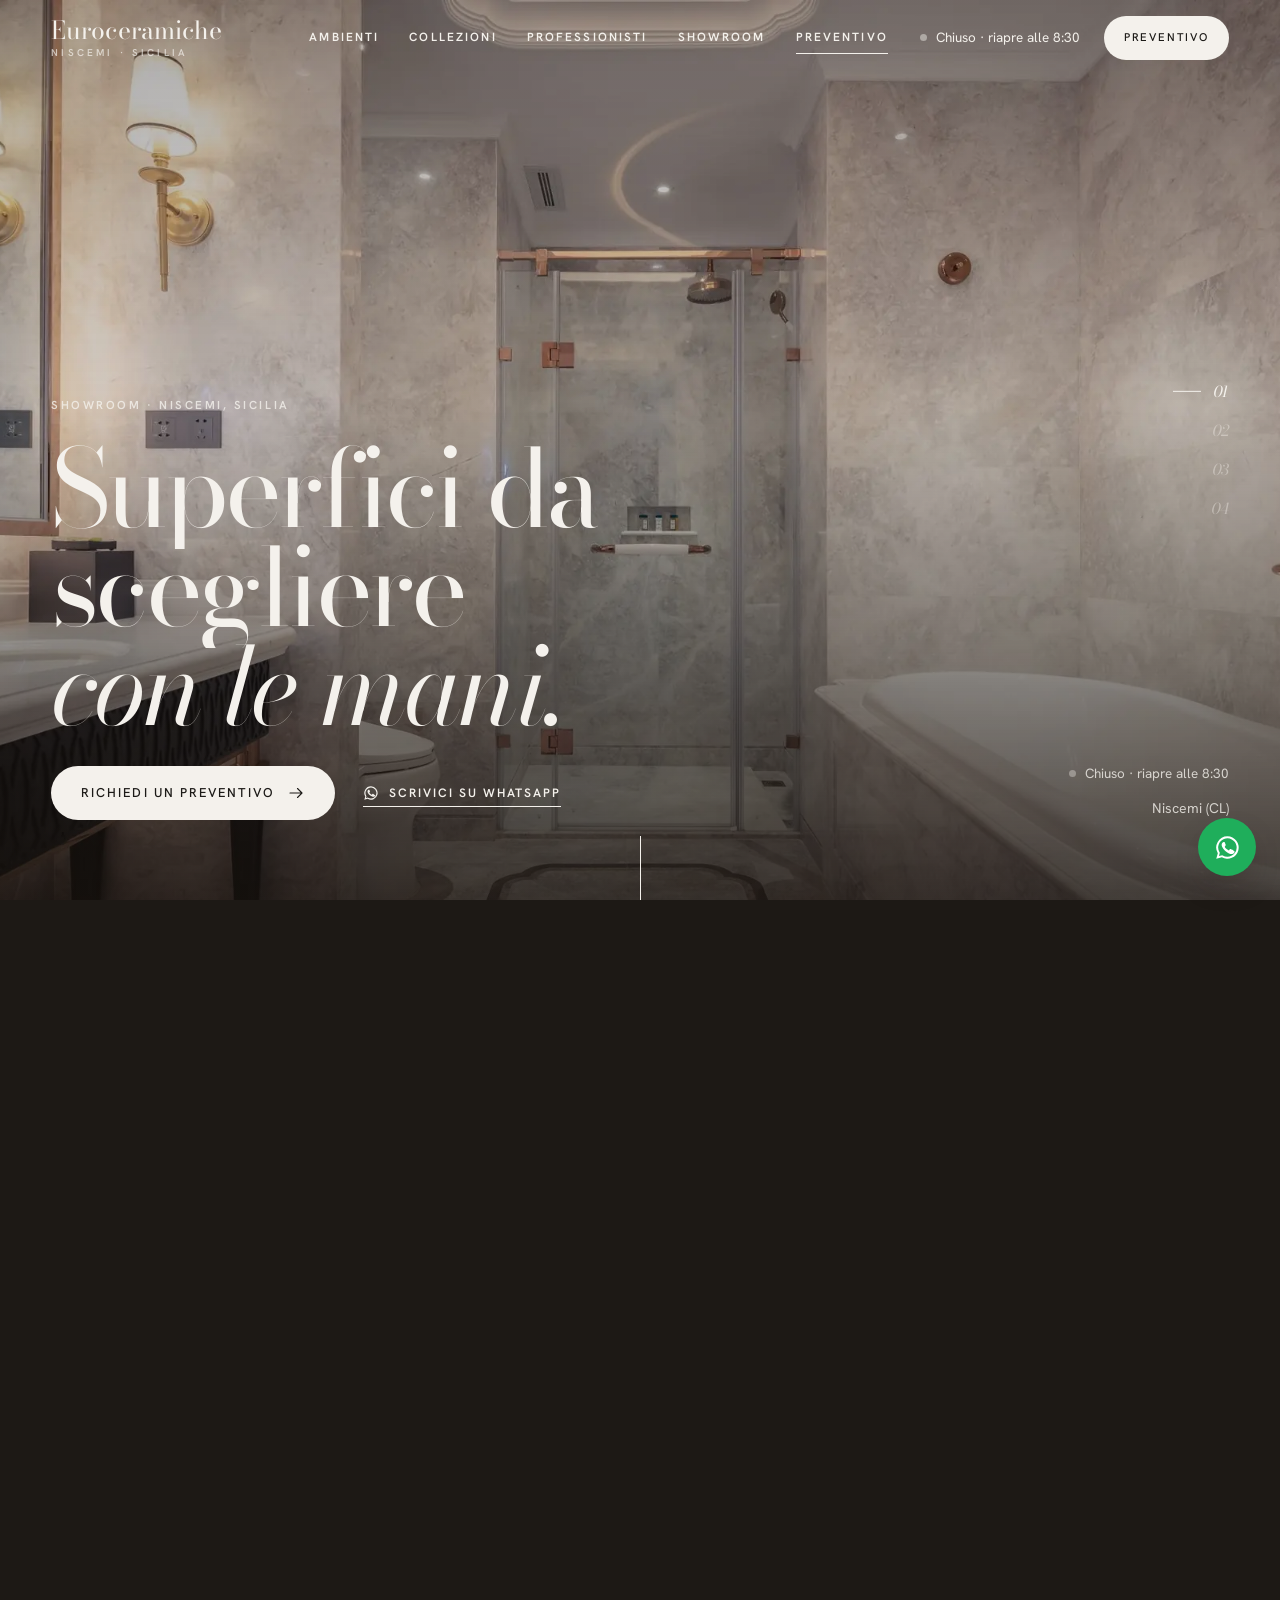
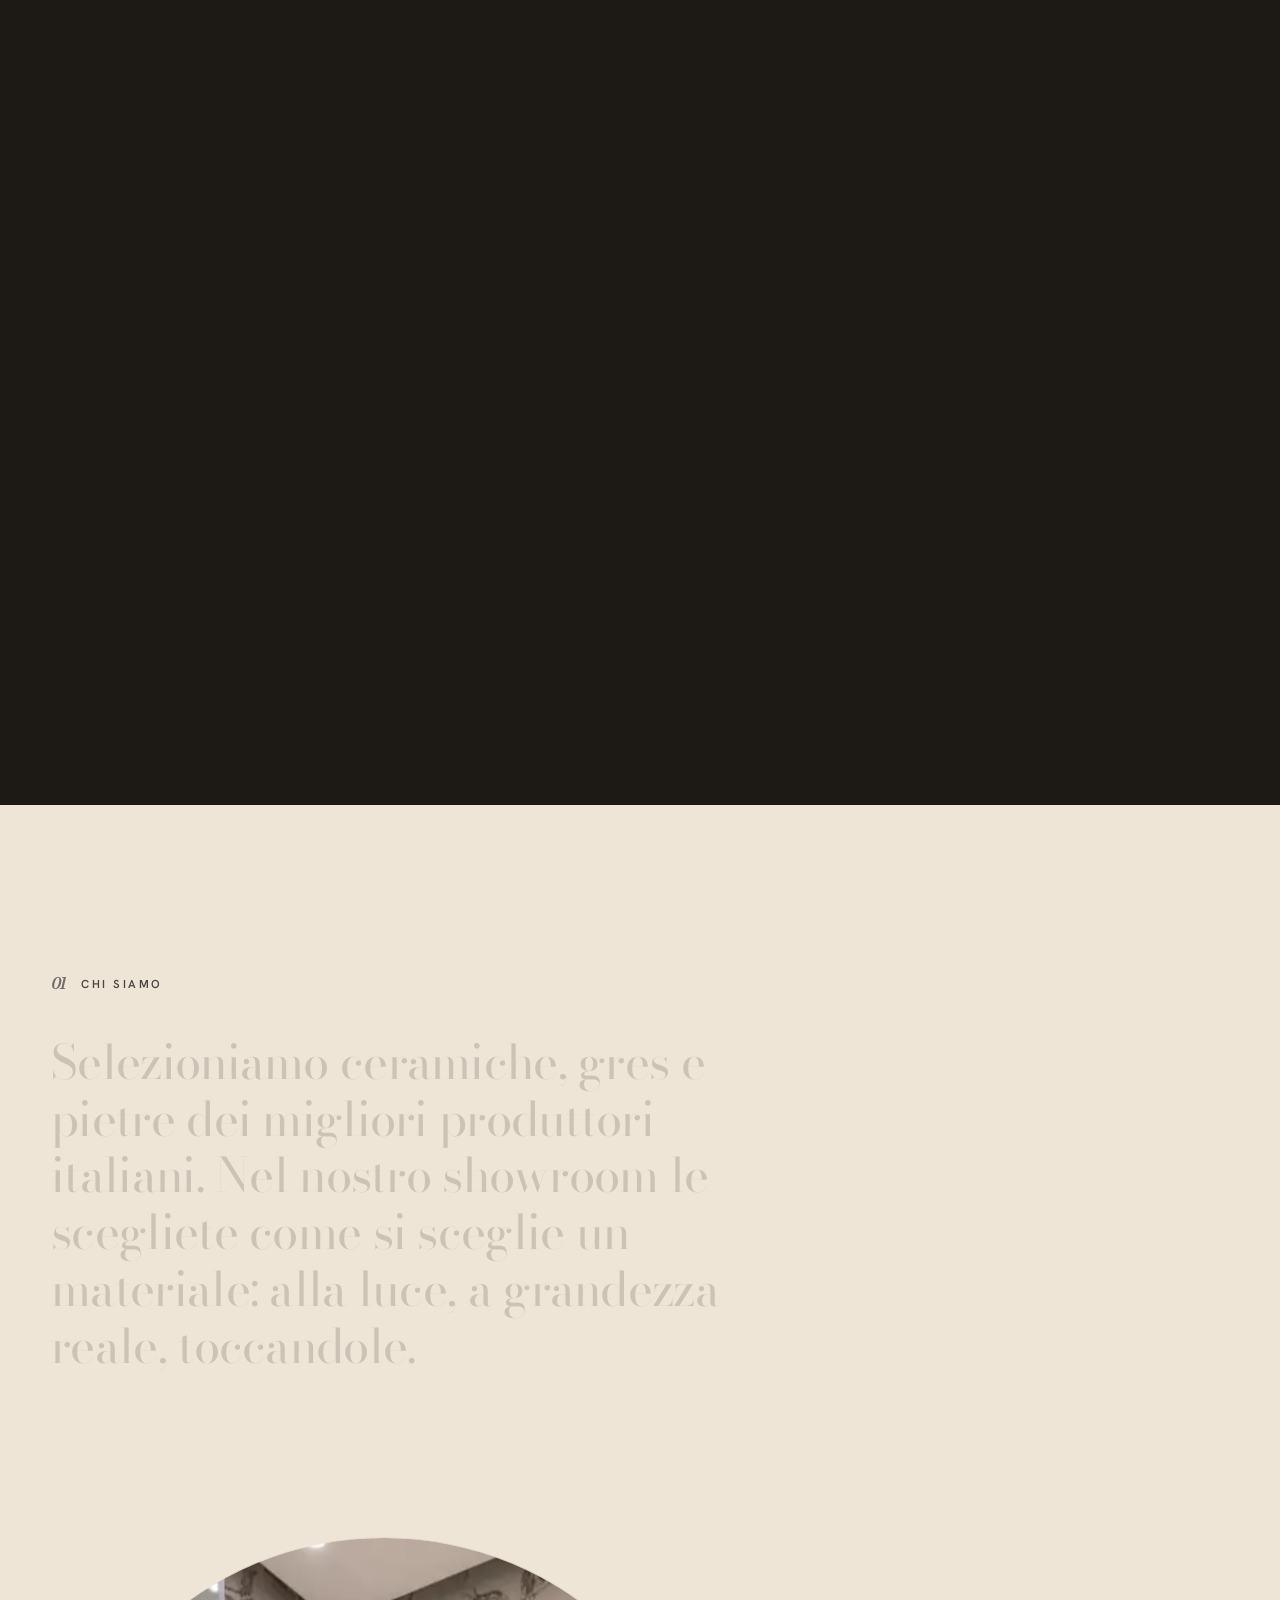
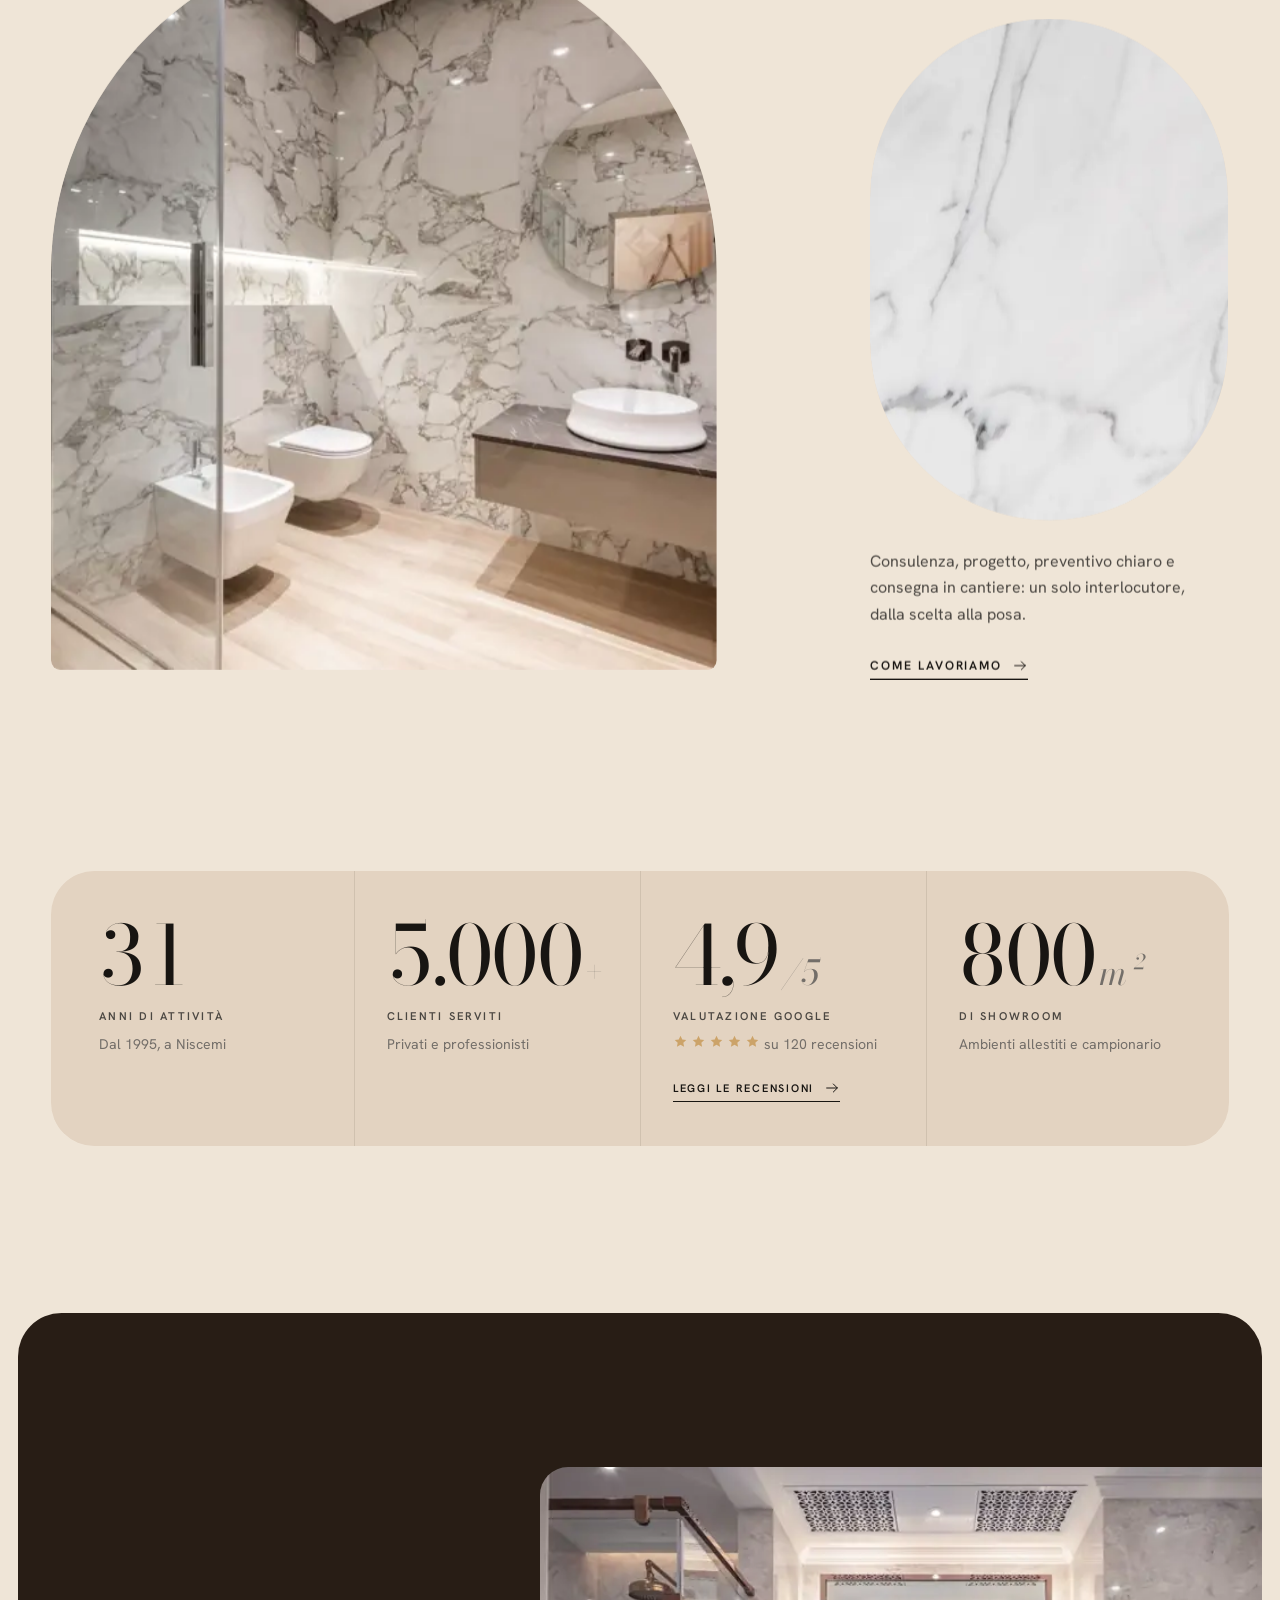
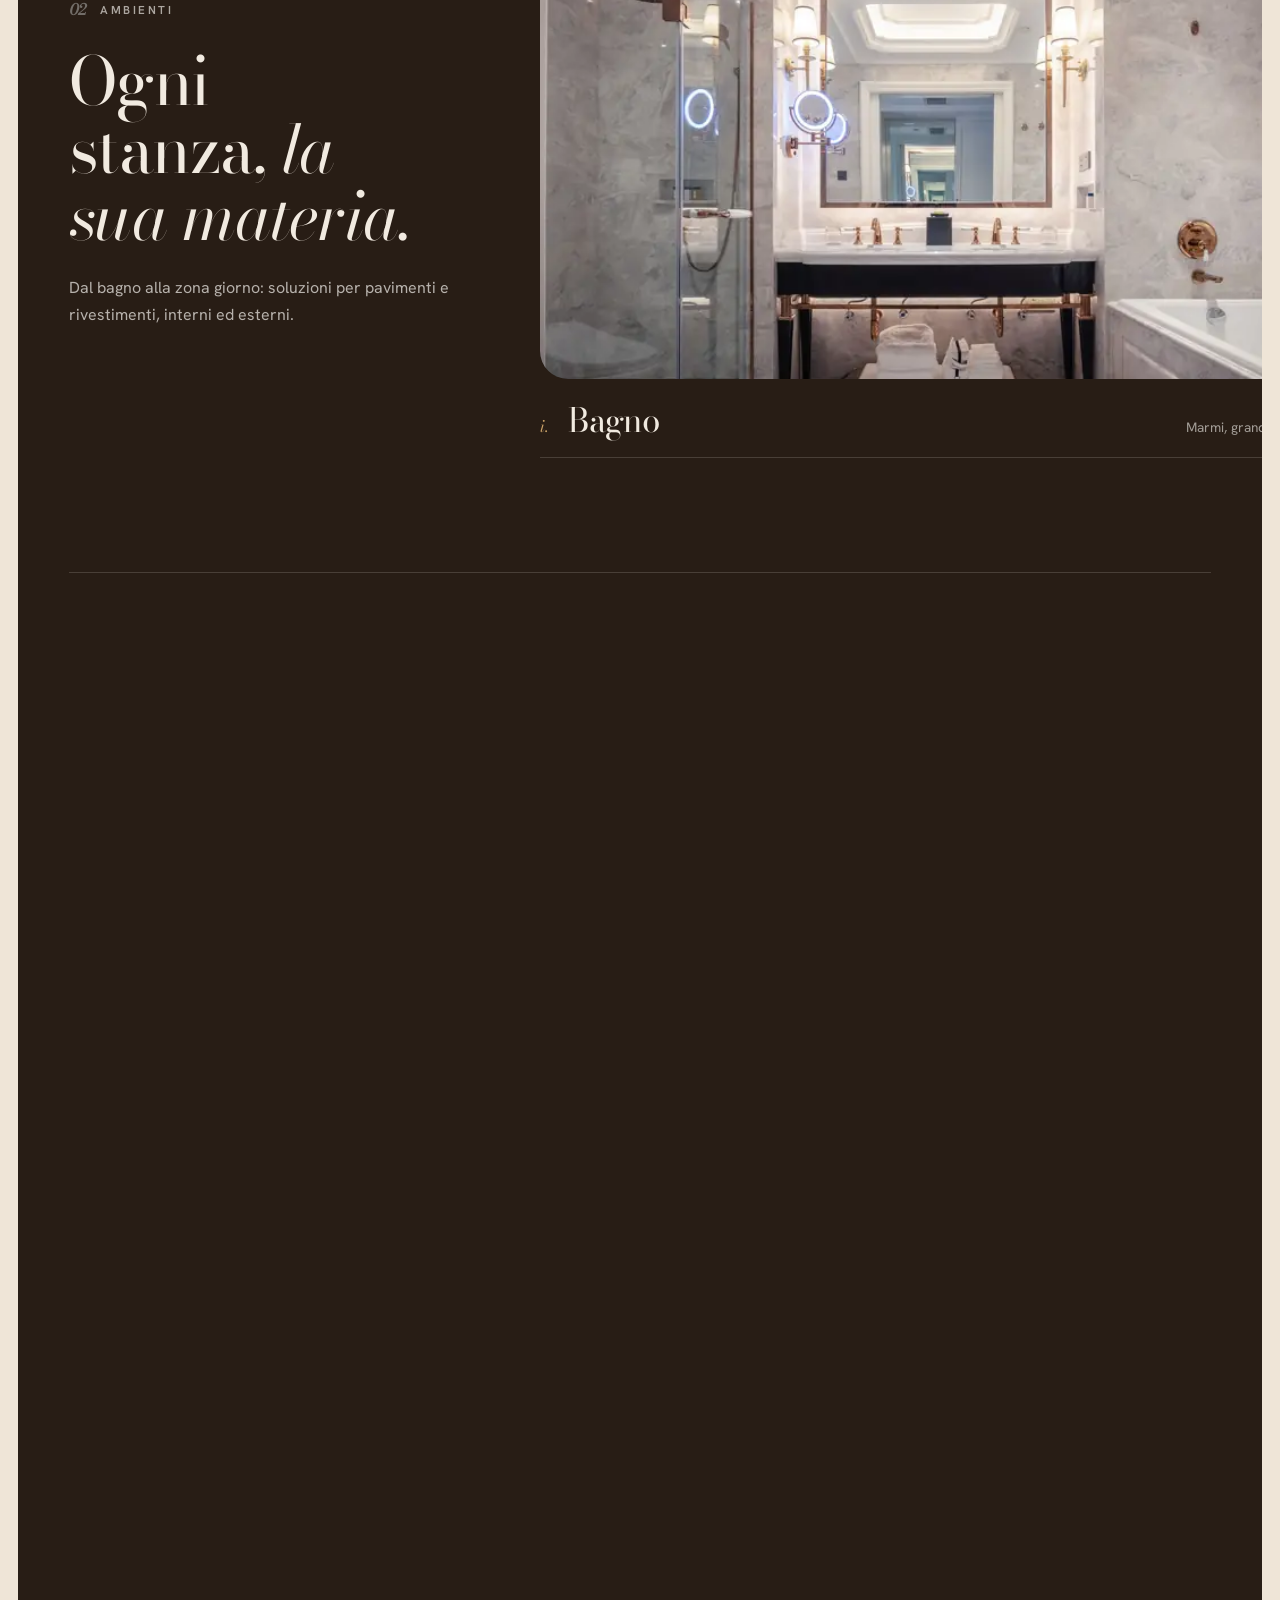
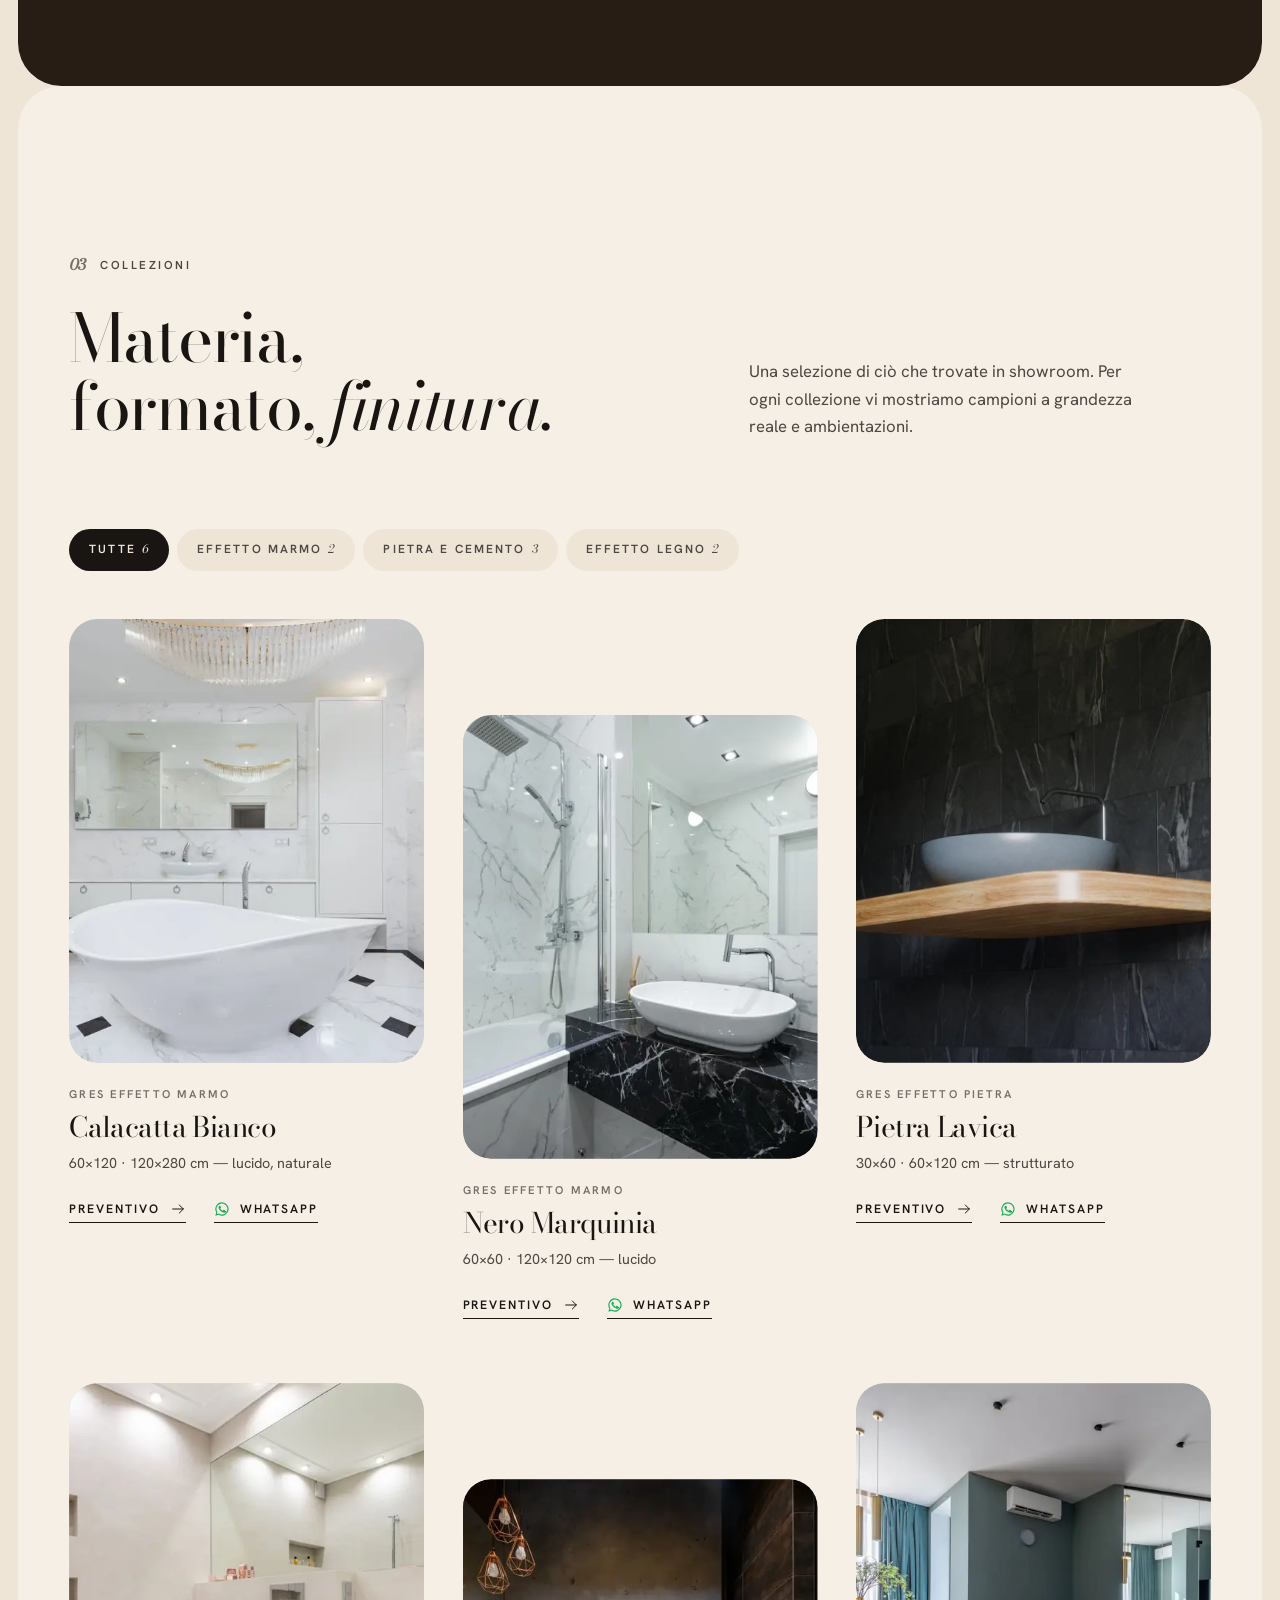
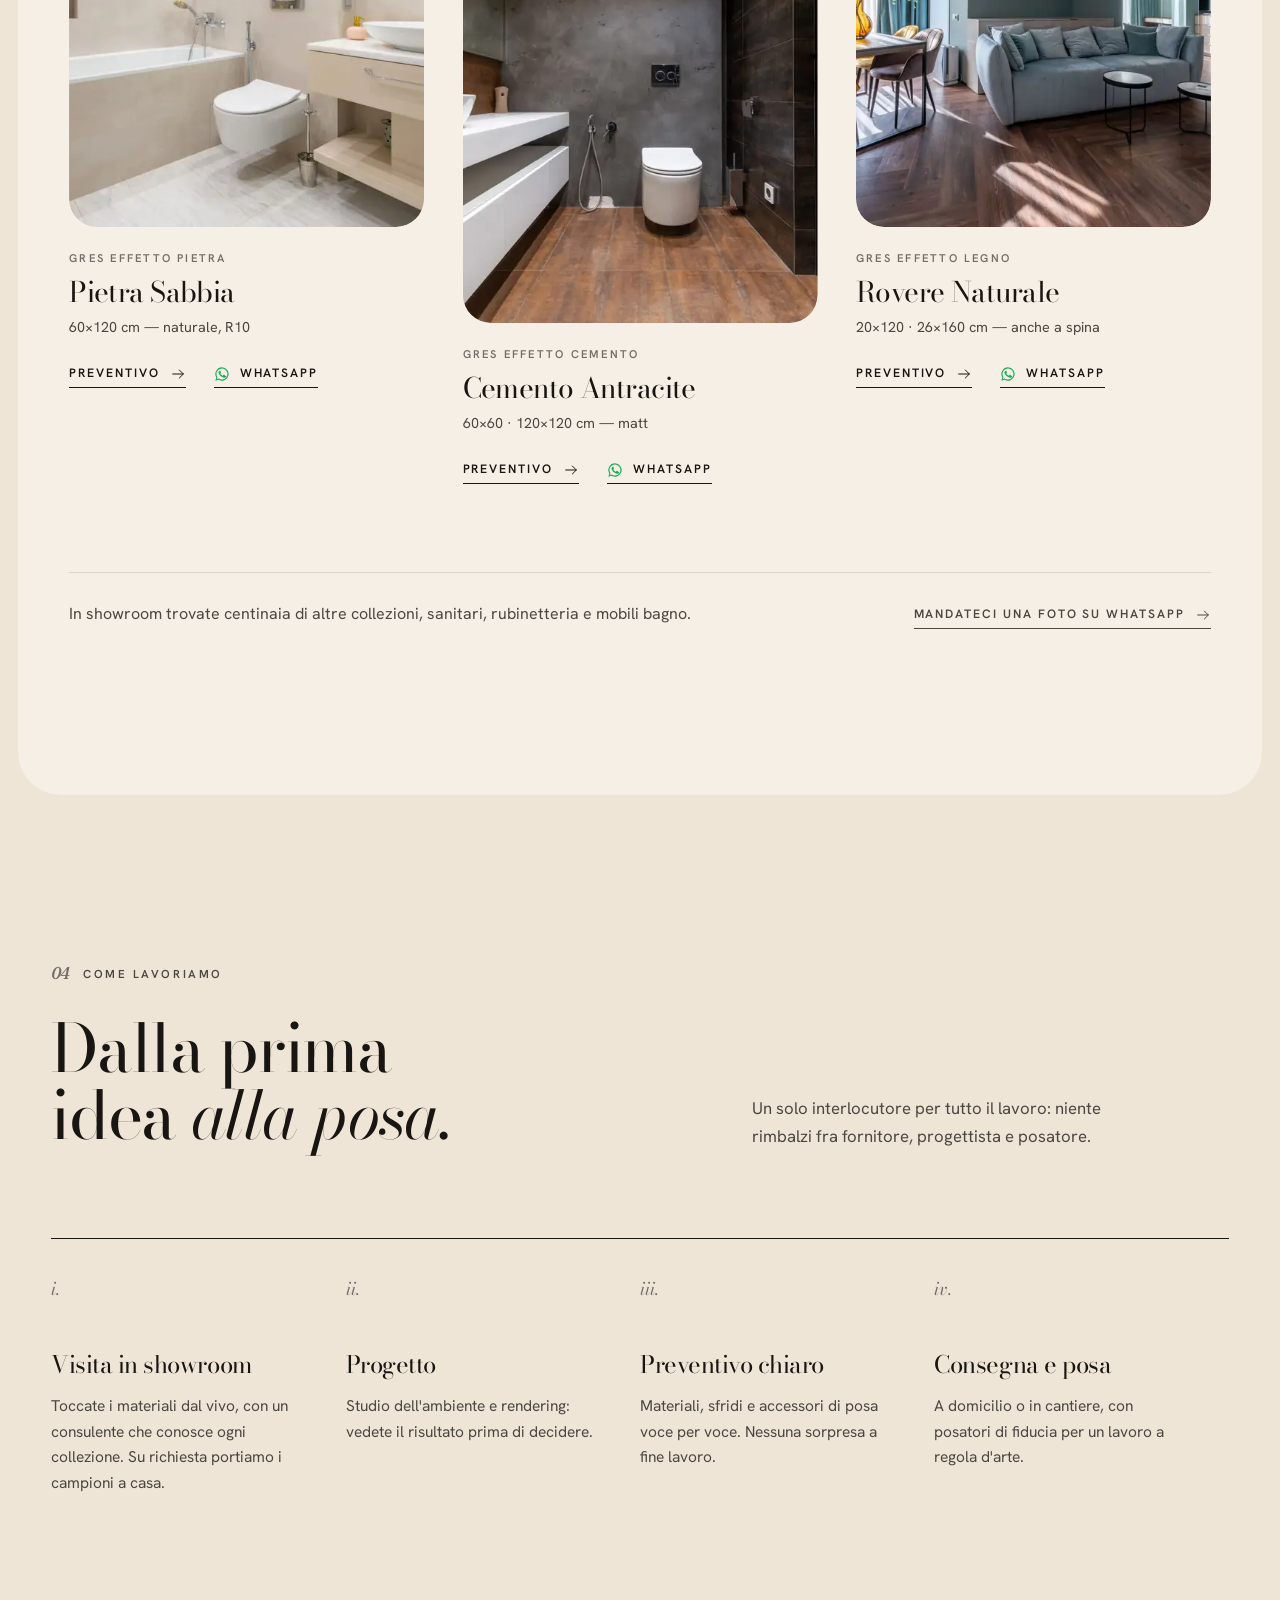
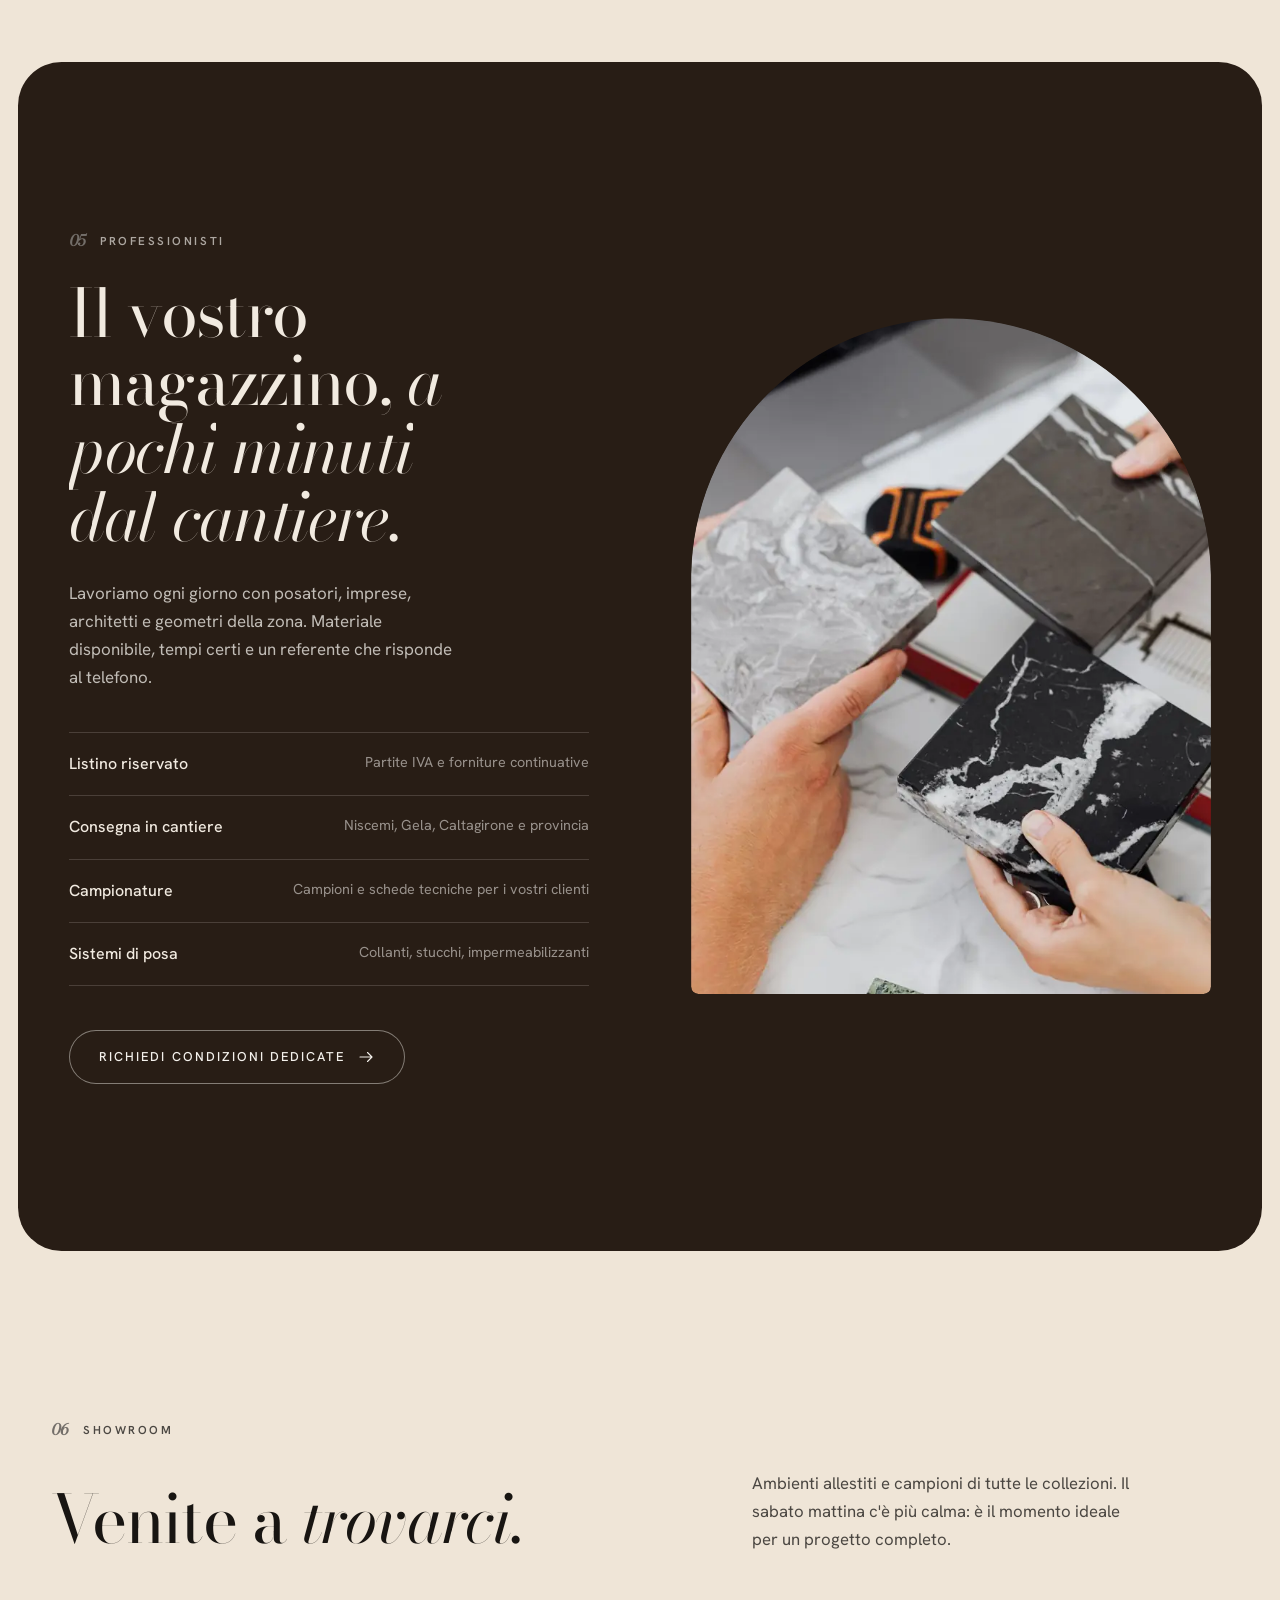
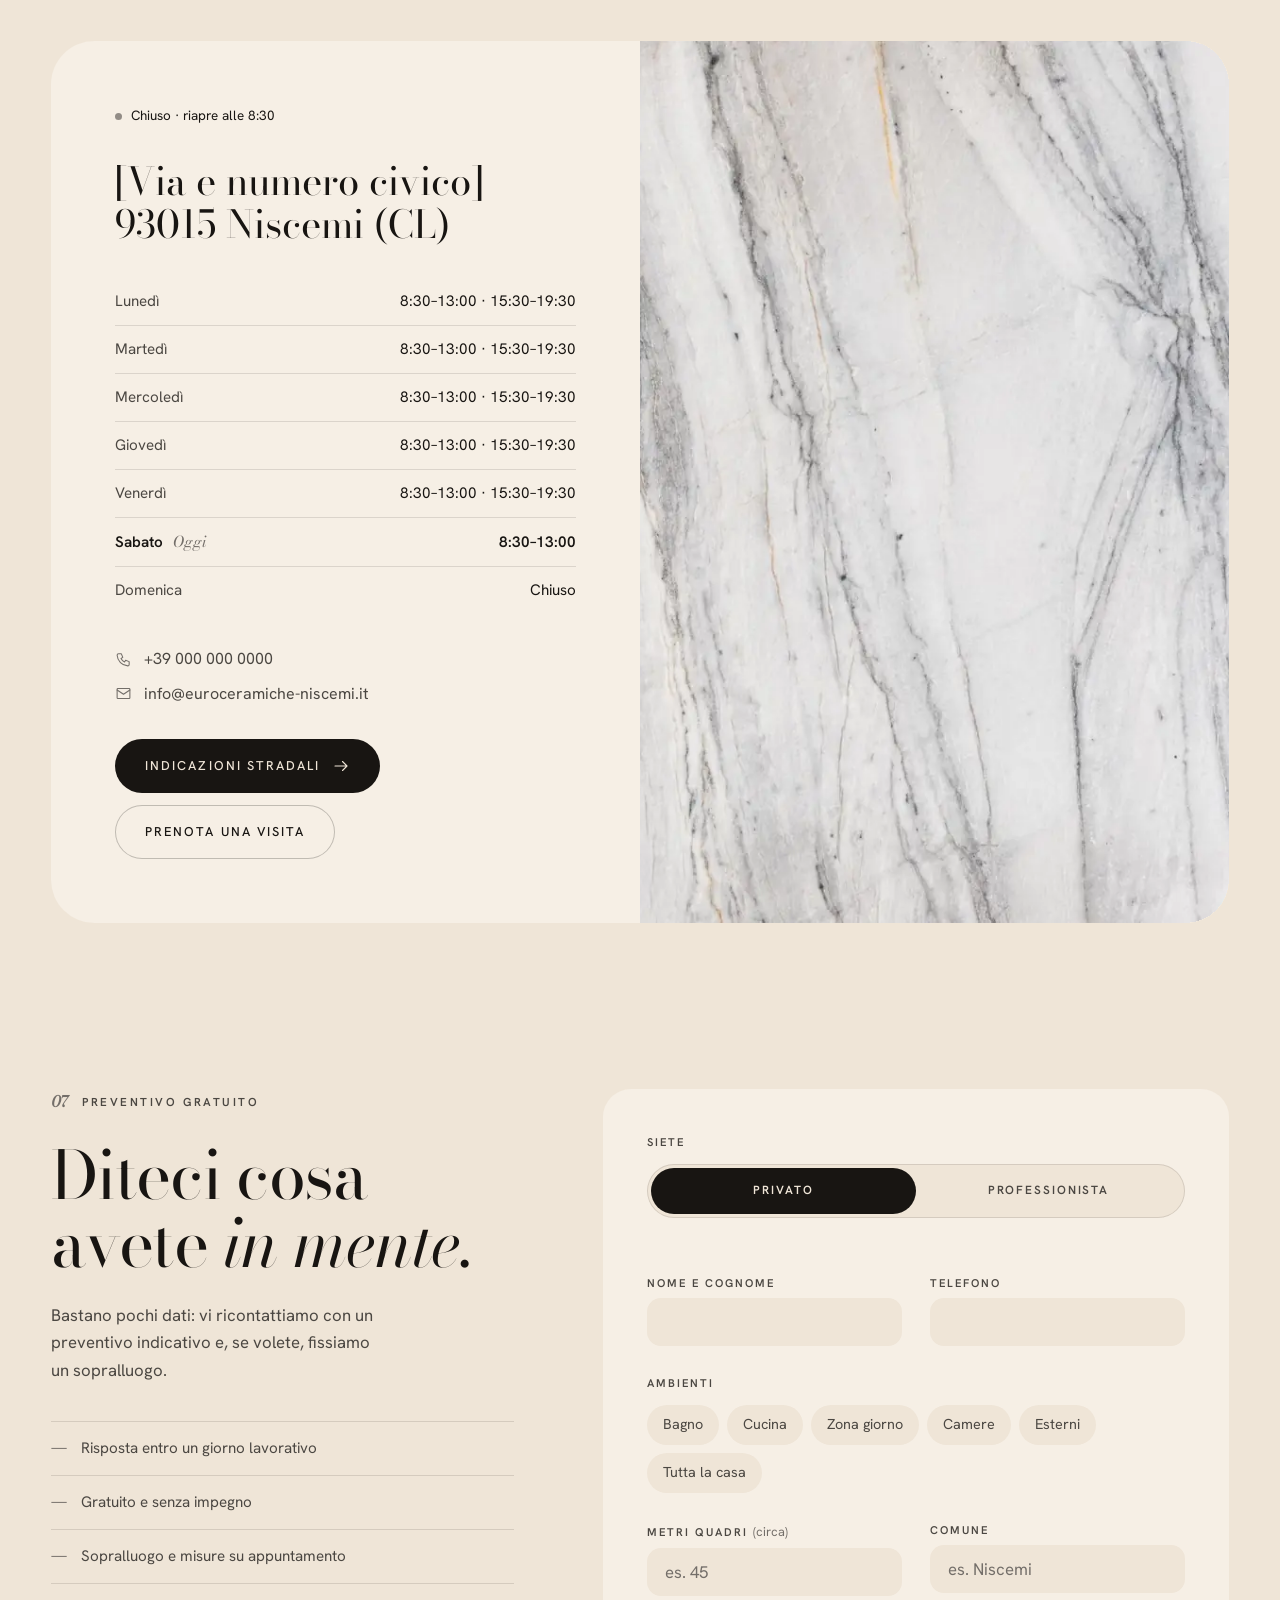
<file: versione-chiara.html>
<!doctype html>
<html lang="it">
<head>
<meta charset="utf-8">
<meta name="viewport" content="width=device-width, initial-scale=1, viewport-fit=cover">
<title>Euroceramiche Niscemi — Piastrelle, ceramiche e arredo bagno · Showroom a Niscemi (CL)</title>
<meta name="description" content="Piastrelle, gres porcellanato, marmi e arredo bagno di qualità a Niscemi. Showroom con campionario completo, preventivi gratuiti, progettazione e consegna in cantiere per privati e professionisti.">
<meta name="theme-color" content="#f4f1ec">
<meta property="og:type" content="website">
<meta property="og:locale" content="it_IT">
<meta property="og:title" content="Euroceramiche Niscemi — Superfici da scegliere con le mani">
<meta property="og:description" content="Showroom a Niscemi (CL). Collezioni, preventivi gratuiti, consulenza su WhatsApp.">
<meta property="og:image" content="img/hero.webp">
<link rel="icon" href="data:image/svg+xml,<svg xmlns='http://www.w3.org/2000/svg' viewBox='0 0 32 32'><rect width='32' height='32' rx='7' fill='%231c1a17'/><text x='16' y='23' font-family='Georgia,serif' font-size='19' text-anchor='middle' fill='%23f4f1ec'>E</text></svg>">
<link rel="preload" href="fonts/bodoni-moda.woff2" as="font" type="font/woff2" crossorigin>
<link rel="preload" href="fonts/hanken-grotesk.woff2" as="font" type="font/woff2" crossorigin>
<link rel="preload" as="image" href="img/hero.webp" imagesrcset="img/hero-1000.webp 1000w, img/hero.webp 2000w" imagesizes="100vw" fetchpriority="high">

<!-- Dati strutturati per Google (SEO locale). Completare i campi tra [ ]. -->
<script type="application/ld+json">
{
  "@context": "https://schema.org",
  "@type": "HomeGoodsStore",
  "name": "Euroceramiche Niscemi",
  "description": "Piastrelle, ceramiche, gres porcellanato e arredo bagno. Showroom a Niscemi.",
  "telephone": "+39 000 000 0000",
  "email": "info@euroceramiche-niscemi.it",
  "image": "img/hero.webp",
  "address": { "@type": "PostalAddress", "streetAddress": "[Via e numero civico]", "addressLocality": "Niscemi", "postalCode": "93015", "addressRegion": "CL", "addressCountry": "IT" },
  "areaServed": ["Niscemi", "Gela", "Caltagirone", "Provincia di Caltanissetta"],
  "openingHoursSpecification": [
    { "@type": "OpeningHoursSpecification", "dayOfWeek": ["Monday","Tuesday","Wednesday","Thursday","Friday"], "opens": "08:30", "closes": "13:00" },
    { "@type": "OpeningHoursSpecification", "dayOfWeek": ["Monday","Tuesday","Wednesday","Thursday","Friday"], "opens": "15:30", "closes": "19:30" },
    { "@type": "OpeningHoursSpecification", "dayOfWeek": "Saturday", "opens": "08:30", "closes": "13:00" }
  ]
}
</script>

<style>
@font-face { font-family: "Bodoni Moda"; src: url(fonts/bodoni-moda.woff2) format("woff2"); font-weight: 400 600; font-style: normal; font-display: swap; }
@font-face { font-family: "Bodoni Moda"; src: url(fonts/bodoni-moda-italic.woff2) format("woff2"); font-weight: 400; font-style: italic; font-display: swap; }
@font-face { font-family: "Hanken Grotesk"; src: url(fonts/hanken-grotesk.woff2) format("woff2"); font-weight: 400 600; font-style: normal; font-display: swap; }

/* ==========================================================================
   Token — carta calda, inchiostro, un solo accento discreto
   ========================================================================== */
:root {
  --bg: oklch(92.6% .022 76);            /* sabbia calda */
  --surface: oklch(95.6% .016 78);       /* crema */
  --surface-2: oklch(87.5% .03 70);      /* pietra / cappuccino */
  --ink: oklch(20% .008 70);
  --ink-2: oklch(40% .01 70);
  --ink-3: oklch(54% .01 70);
  --line: oklch(20% .008 70 / .12);
  --line-strong: oklch(20% .008 70 / .24);
  --accent: oklch(40% .11 262);          /* cobalto della maiolica, solo nei dettagli */
  --gold: oklch(74% .09 75);
  --ok: oklch(56% .12 152);
  --danger: oklch(50% .16 28);
  --wa: #1fae5b;
  --dark: oklch(24% .022 55);            /* caffè */
  --dark-ink: oklch(94% .016 78);

  --radius: 999px;                        /* pulsanti a pillola */
  --r-img: clamp(18px, 2.2vw, 28px);     /* foto e riquadri morbidi */
  --r-panel: clamp(24px, 3.4vw, 48px);   /* sezioni a pannello */
  --panel-gap: clamp(8px, 1.4vw, 20px);
  --ease-out: cubic-bezier(.23, 1, .32, 1);
  --ease-lux: cubic-bezier(.77, 0, .175, 1);
  --d-press: 140ms;
  --d-fast: 200ms;
  --d-base: 300ms;

  --font-display: "Bodoni Moda", "Didot", "Bodoni 72", Georgia, serif;
  --font-sans: "Hanken Grotesk", ui-sans-serif, system-ui, -apple-system, "Segoe UI", sans-serif;
  --wrap: 1320px;
  --gutter: clamp(16px, 4vw, 56px);
  --header-h: 76px;
}

/* ==========================================================================
   Base
   ========================================================================== */
*, *::before, *::after { box-sizing: border-box; }
html { -webkit-text-size-adjust: 100%; scroll-padding-top: calc(var(--header-h) + 12px); }
body {
  margin: 0; background: var(--bg); color: var(--ink);
  font: 400 1rem/1.65 var(--font-sans);
  -webkit-font-smoothing: antialiased; text-rendering: optimizeLegibility; -webkit-tap-highlight-color: transparent;
}
img { display: block; max-width: 100%; }
a { color: inherit; }
h1, h2, h3 { font-family: var(--font-display); font-weight: 400; letter-spacing: -.02em; line-height: 1.02; margin: 0; text-wrap: balance; }
h2 { font-size: clamp(2.4rem, 5.2vw, 4.6rem); }
h3 { font-size: 1.5rem; line-height: 1.15; }
h1 em, h2 em { font-style: italic; }
p { margin: 0; text-wrap: pretty; }
::selection { background: var(--ink); color: var(--bg); }
:focus-visible { outline: 1.5px solid var(--accent); outline-offset: 3px; }

.wrap { width: min(var(--wrap), 100% - 2 * var(--gutter)); margin-inline: auto; }
.section { padding-block: clamp(96px, 13vw, 180px); }
.label { display: inline-flex; align-items: center; gap: 14px; font-size: .72rem; font-weight: 600; letter-spacing: .22em; text-transform: uppercase; color: var(--ink-2); }
.label .n { font-family: var(--font-display); font-style: italic; font-size: .95rem; letter-spacing: 0; text-transform: none; color: var(--ink-3); }
.head { display: grid; grid-template-columns: minmax(0, 1.3fr) minmax(0, 1fr); gap: 28px 80px; align-items: end; margin-bottom: clamp(48px, 7vw, 88px); }
.head .label { grid-column: 1 / -1; }
.head p { color: var(--ink-2); font-size: 1.05rem; max-width: 44ch; }
@media (max-width: 860px) { .head { grid-template-columns: 1fr; } }
.sr-only { position: absolute; width: 1px; height: 1px; overflow: hidden; clip: rect(0 0 0 0); white-space: nowrap; }
.skip { position: fixed; left: 16px; top: -60px; z-index: 100; padding: 10px 16px; background: var(--ink); color: var(--bg); text-decoration: none; transition: top var(--d-fast) var(--ease-out); }
.skip:focus { top: 12px; }

/* ==========================================================================
   Pulsanti e link
   ========================================================================== */
.btn {
  --btn-bg: var(--ink); --btn-fg: var(--bg);
  display: inline-flex; align-items: center; justify-content: center; gap: 12px;
  min-height: 54px; padding: 0 28px; border: 0; border-radius: var(--radius); cursor: pointer;
  background: var(--btn-bg); color: var(--btn-fg);
  font: 500 .8rem/1 var(--font-sans); letter-spacing: .16em; text-transform: uppercase; text-decoration: none; white-space: nowrap;
  transition: transform var(--d-press) var(--ease-out), background-color var(--d-base) var(--ease-out), color var(--d-base) var(--ease-out), box-shadow var(--d-base) var(--ease-out);
  user-select: none; -webkit-user-select: none;
}
.btn:active { transform: scale(.98); }
.btn svg { width: 18px; height: 18px; flex: none; }
.btn--light { --btn-bg: #f4f1ec; --btn-fg: #1c1a17; }
.btn--line { --btn-bg: transparent; --btn-fg: var(--ink); box-shadow: inset 0 0 0 1px var(--line-strong); }
.btn--line-light { --btn-bg: transparent; --btn-fg: #f4f1ec; box-shadow: inset 0 0 0 1px rgb(244 241 236 / .45); }
.btn--wa { --btn-bg: var(--wa); --btn-fg: #fff; }
@media (hover: hover) and (pointer: fine) {
  .btn:hover { --btn-bg: oklch(32% .01 70); }
  .btn--light:hover { --btn-bg: #fff; }
  .btn--line:hover { --btn-bg: var(--ink); --btn-fg: var(--bg); box-shadow: none; }
  .btn--line-light:hover { --btn-bg: #f4f1ec; --btn-fg: #1c1a17; box-shadow: none; }
  .btn--wa:hover { --btn-bg: #1a9a50; }
  .btn .arrow { transition: transform var(--d-base) var(--ease-out); }
  .btn:hover .arrow { transform: translateX(4px); }
}
.link { display: inline-flex; align-items: center; gap: 10px; padding: 6px 0; border: 0; color: inherit; cursor: pointer; font: 600 .76rem/1.2 var(--font-sans); letter-spacing: .16em; text-transform: uppercase; text-decoration: none; background: linear-gradient(currentColor, currentColor) 0 100% / 100% 1px no-repeat; transition: background-size 500ms var(--ease-out); }
.link svg { width: 16px; height: 16px; flex: none; }
@media (hover: hover) and (pointer: fine) { .link:hover { background-size: 0 1px; background-position: 100% 100%; } }

/* ==========================================================================
   Header — trasparente sulla foto, carta quando si scorre
   ========================================================================== */
.header {
  position: fixed; top: 0; left: 0; right: 0; z-index: 50; height: var(--header-h);
  color: var(--ink); background: transparent;
  transition: background-color 500ms var(--ease-out), color 500ms var(--ease-out), box-shadow 500ms var(--ease-out), transform 500ms var(--ease-out);
}
.header.is-solid { background: color-mix(in oklch, var(--bg) 92%, transparent); backdrop-filter: blur(14px); -webkit-backdrop-filter: blur(14px); box-shadow: 0 1px 0 var(--line); }
.header.is-over { color: #f4f1ec; }
.header.is-hidden { transform: translateY(-100%); }
.header .wrap { display: flex; align-items: center; gap: 32px; height: 100%; }
.logo { display: flex; flex-direction: column; text-decoration: none; margin-right: auto; line-height: 1; }
.logo b { font-family: var(--font-display); font-weight: 400; font-size: 1.55rem; letter-spacing: -.01em; }
.logo small { font-size: .62rem; font-weight: 600; letter-spacing: .32em; text-transform: uppercase; opacity: .7; margin-top: 6px; }
.nav { display: flex; align-items: center; gap: 30px; }
.nav a { position: relative; font-size: .74rem; font-weight: 600; letter-spacing: .18em; text-transform: uppercase; text-decoration: none; padding-block: 6px; }
.nav a::after { content: ""; position: absolute; left: 0; right: 0; bottom: 0; height: 1px; background: currentColor; transform: scaleX(0); transform-origin: right; transition: transform 500ms var(--ease-out); }
.nav a[aria-current="true"]::after { transform: scaleX(1); }
@media (hover: hover) and (pointer: fine) { .nav a:hover::after { transform: scaleX(1); transform-origin: left; } }
.header-cta { display: flex; align-items: center; gap: 24px; }
.header-cta .btn { min-height: 44px; padding: 0 20px; font-size: .7rem; }
.header.is-over .header-cta .btn { --btn-bg: #f4f1ec; --btn-fg: #1c1a17; }
.status { display: inline-flex; align-items: center; gap: 9px; font-size: .84rem; white-space: nowrap; }
.status-dot { width: 7px; height: 7px; border-radius: 50%; background: currentColor; opacity: .45; flex: none; }
.status[data-open="true"] .status-dot { background: var(--ok); opacity: 1; box-shadow: 0 0 0 4px color-mix(in oklch, var(--ok) 22%, transparent); }
.menu-toggle { display: none; width: 44px; height: 44px; place-items: center; border: 0; background: transparent; color: inherit; cursor: pointer; }
.menu-toggle svg { width: 26px; height: 26px; }
.menu-toggle .l1, .menu-toggle .l2 { transition: transform var(--d-base) var(--ease-out); transform-origin: center; transform-box: fill-box; }
.menu-toggle[aria-expanded="true"] .l1 { transform: translateY(3.5px) rotate(45deg); }
.menu-toggle[aria-expanded="true"] .l2 { transform: translateY(-3.5px) rotate(-45deg); }
@media (max-width: 1100px) { .header-cta .status { display: none; } }
@media (max-width: 900px) {
  .menu-toggle { display: grid; }
  .header-cta { display: none; }
  .nav {
    position: fixed; inset: 0; z-index: -1; flex-direction: column; align-items: flex-start; justify-content: center; gap: 6px;
    padding: var(--header-h) var(--gutter) 40px; background: var(--bg); color: var(--ink);
    clip-path: inset(0 0 100% 0); transition: clip-path 600ms var(--ease-lux);
  }
  .nav.is-open { clip-path: inset(0 0 0 0); }
  .nav a { font-family: var(--font-display); font-size: 2.6rem; font-weight: 400; letter-spacing: -.01em; text-transform: none; }
  .nav a::after { display: none; }
  .header.menu-open { color: var(--ink); background: transparent; box-shadow: none; backdrop-filter: none; -webkit-backdrop-filter: none; transform: none; }
}

/* ==========================================================================
   Viaggio iniziale: sezione bloccata, la camera "entra" nelle foto e passa
   alla scena successiva attraverso una finestra ad arco che si allarga.
   ========================================================================== */
.journey { position: relative; height: 100vh; height: 100svh; background: #1d1915; color: #f4f1ec; }
.journey-sticky { position: sticky; top: 0; height: 100vh; height: 100svh; overflow: hidden; }
.scene { position: absolute; inset: 0; overflow: hidden; background: #1d1915; }
.scene + .scene { clip-path: inset(50% 50% 50% 50%); }
.scene img { position: absolute; inset: 0; width: 100%; height: 100%; object-fit: cover; transform: scale(var(--s, 1)); will-change: transform; }
.scene-zoom { position: absolute; inset: 0; animation: heroZoom 2600ms var(--ease-out) both; }
@keyframes heroZoom { from { transform: scale(1.14); filter: brightness(.55); } }
.scene::after { content: ""; position: absolute; inset: 0; pointer-events: none; background: linear-gradient(to top, rgb(24 19 15 / .78) 0%, rgb(24 19 15 / .18) 55%, rgb(24 19 15 / .35) 100%); }

.journey-text { position: absolute; inset: auto 0 0 0; z-index: 2; padding-bottom: clamp(40px, 7vw, 80px); }
.journey-text .wrap { display: grid; }
.jt { grid-area: 1 / 1; align-self: end; pointer-events: none; }
.jt.is-active { pointer-events: auto; }
.jt .label { color: rgb(244 241 236 / .8); }
.jt-h { font-family: var(--font-display); font-weight: 400; font-size: clamp(3rem, 8.4vw, 8.2rem); line-height: .92; letter-spacing: -.035em; margin: 22px 0 24px; max-width: 11ch; text-wrap: balance; }
.jt-h em { font-style: italic; }
.jt-sub { font-size: clamp(1rem, 1.4vw, 1.15rem); color: rgb(244 241 236 / .82); max-width: 40ch; }
.jt .label, .jt-sub, .jt .hero-cta { opacity: 0; transform: translateY(14px); transition: opacity 700ms var(--ease-out), transform 900ms var(--ease-out); }
.jt.is-active .label, .jt.is-active .jt-sub, .jt.is-active .hero-cta { opacity: 1; transform: none; transition-delay: 250ms; }
.jt.is-active .jt-sub { transition-delay: 380ms; }
.jt.is-active .hero-cta { transition-delay: 500ms; }
.jt .split .w > span { transition-duration: 900ms; }
.jt:not(.is-active) .split .w > span { transform: translateY(-140%); transition-duration: 600ms; transition-delay: 0ms; }
.jt .split .w { padding-top: .08em; margin-top: -.08em; }
.jt:not(.is-active) .split:not(.was-in) .w > span { transform: translateY(140%); }
.jt:not(.is-active) .split { visibility: hidden; transition: visibility 0s linear 600ms; }
.jt.is-active .split { visibility: visible; transition: none; }
.hero-cta { display: flex; flex-wrap: wrap; gap: 14px 28px; align-items: center; margin-top: 30px; }
html:not(.js) .jt + .jt { display: none; }
html:not(.js) .jt .label, html:not(.js) .jt-sub, html:not(.js) .jt .hero-cta { opacity: 1; transform: none; }

.journey-index { position: absolute; right: var(--gutter); top: 50%; z-index: 2; translate: 0 -50%; display: grid; gap: 14px; justify-items: end; font-family: var(--font-display); font-style: italic; font-size: .95rem; color: rgb(244 241 236 / .4); }
.journey-index span { transition: color 500ms var(--ease-out); display: flex; align-items: center; gap: 12px; }
.journey-index span::before { content: ""; width: 0; height: 1px; background: currentColor; transition: width 600ms var(--ease-out); }
.journey-index span.is-active { color: #f4f1ec; }
.journey-index span.is-active::before { width: 28px; }
.journey-meta { position: absolute; right: var(--gutter); bottom: clamp(40px, 7vw, 80px); z-index: 2; display: grid; gap: 12px; justify-items: end; font-size: .88rem; color: rgb(244 241 236 / .8); }
.journey-meta a { text-decoration: none; }
.scroll-line { position: absolute; left: 50%; bottom: 0; z-index: 2; width: 1px; height: 64px; background: rgb(244 241 236 / .25); overflow: hidden; transition: opacity 500ms var(--ease-out); }
.scroll-line::after { content: ""; position: absolute; inset: 0; background: #f4f1ec; animation: scrollLine 2.4s var(--ease-lux) infinite; }
.journey.is-moving .scroll-line { opacity: 0; }
@keyframes scrollLine { from { transform: translateY(-100%); } to { transform: translateY(100%); } }
@media (max-width: 760px) {
  .journey-index { top: auto; bottom: auto; top: calc(var(--header-h) + 20px); translate: 0; flex-direction: row; display: flex; gap: 10px; font-size: .85rem; }
  .journey-index span::before { display: none; }
  .journey-meta { display: none; }
  .scroll-line { display: none; }
  .journey-text { padding-bottom: calc(96px + env(safe-area-inset-bottom)); }
  .hero-cta .btn { flex: 1 1 100%; }
}

/* Titoli che salgono parola per parola */
.split .w { display: inline-block; overflow: hidden; vertical-align: top; padding-bottom: .1em; margin-bottom: -.1em; }
.split .w > span { display: inline-block; transform: translateY(105%); transition: transform 1300ms var(--ease-out); transition-delay: calc(var(--wi) * 70ms + var(--base, 0ms)); }
.split.is-in .w > span { transform: none; }

/* ==========================================================================
   Manifesto: il testo si "accende" leggendo
   ========================================================================== */
.statement p.big { font-family: var(--font-display); font-size: clamp(1.9rem, 3.7vw, 3.4rem); line-height: 1.2; letter-spacing: -.015em; max-width: 26ch; }
.statement .word { opacity: .16; transition: opacity 400ms var(--ease-out); }
.statement .word.is-lit { opacity: 1; }
.collage { display: grid; grid-template-columns: repeat(12, minmax(0, 1fr)); gap: var(--gutter); margin-top: clamp(64px, 9vw, 128px); align-items: start; }
.collage .c1 { grid-column: 1 / 8; }
.collage .c2 { grid-column: 9 / 13; margin-top: clamp(80px, 14vw, 220px); }
.collage .c1 .frame { aspect-ratio: 4 / 3.2; }
.collage .c2 .frame { aspect-ratio: 3 / 4; }
.collage figcaption { display: flex; justify-content: space-between; gap: 16px; margin-top: 16px; font-size: .82rem; color: var(--ink-3); }
.collage .c2 p { margin-top: 28px; color: var(--ink-2); max-width: 36ch; }
.collage .c2 .link { margin-top: 24px; }
@media (max-width: 760px) {
  .collage .c1 { grid-column: 1 / -1; }
  .collage .c2 { grid-column: 4 / -1; margin-top: 0; }
}

/* Cornice immagine: si svela come un sipario, la foto si assesta dentro */
.frame { position: relative; overflow: hidden; background: var(--surface-2); }
.frame img { width: 100%; height: 100%; object-fit: cover; }
.js [data-clip] { clip-path: inset(100% 0 0 0); transition: clip-path 1500ms var(--ease-lux); }
.js [data-clip] img { transform: scale(1.3); transition: transform 2200ms var(--ease-out); }
.js [data-clip].is-in { clip-path: inset(0 0 0 0); }
.js [data-clip].is-in img { transform: scale(1); }
[data-speed] { will-change: transform; }

/* ==========================================================================
   Numeri: contatori che salgono quando entrano nello schermo
   ========================================================================== */
.stats { display: grid; grid-template-columns: repeat(4, minmax(0, 1fr)); border-top: 1px solid var(--line-strong); border-bottom: 1px solid var(--line-strong); }
.stat { padding: clamp(28px, 4vw, 48px) clamp(16px, 2.5vw, 36px) clamp(28px, 4vw, 44px); display: grid; gap: 14px; align-content: start; }
.stat + .stat { border-left: 1px solid var(--line); }
.stat-n { font-family: var(--font-display); font-size: clamp(3.2rem, 6.4vw, 6rem); line-height: .9; letter-spacing: -.03em; font-variant-numeric: lining-nums tabular-nums; white-space: nowrap; }
.stat-n small { font-size: .42em; letter-spacing: 0; margin-left: .08em; font-style: italic; color: var(--ink-3); }
.stat-l { font-size: .7rem; font-weight: 600; letter-spacing: .2em; text-transform: uppercase; color: var(--ink-2); }
.stat-sub { font-size: .88rem; color: var(--ink-3); margin-top: -6px; }
.stat .link { justify-self: start; margin-top: 4px; font-size: .68rem; }
.stars { display: inline-flex; gap: 3px; color: var(--gold); }
.stars svg { width: 15px; height: 15px; }
@media (max-width: 900px) {
  .stats { grid-template-columns: 1fr 1fr; }
  .stat:nth-child(3) { border-left: 0; }
  .stat:nth-child(n+3) { border-top: 1px solid var(--line); }
  .stat { padding-inline: 4px 16px; }
  .stat + .stat:nth-child(even) { padding-left: 18px; }
  .stat-n { font-size: clamp(2.5rem, 11vw, 3.4rem); }
}

/* ==========================================================================
   Ambienti: galleria orizzontale bloccata durante lo scroll
   ========================================================================== */
.rooms { position: relative; background: var(--dark); color: var(--dark-ink); }
.rooms-sticky { position: sticky; top: 0; height: 100vh; height: 100svh; overflow: hidden; display: flex; flex-direction: column; justify-content: center; }
.rooms-track { display: flex; align-items: center; gap: clamp(24px, 4vw, 64px); padding-inline: var(--gutter); transform: translateX(var(--x, 0px)); will-change: transform; }
.rooms-intro { flex: none; width: min(420px, 80vw); padding-right: 2vw; }
.rooms-intro .label { color: rgb(244 241 236 / .65); }
.rooms-intro h2 { margin: 24px 0; }
.rooms-intro p { color: rgb(244 241 236 / .7); }
.room { flex: none; width: min(64vw, 980px); margin: 0; }
.room .frame { aspect-ratio: 16 / 10; background: #2a2620; }
.room .frame img { transform: scale(1.12) translateX(var(--rx, 0%)); }
.room figcaption { display: grid; grid-template-columns: auto 1fr auto; gap: 20px; align-items: baseline; padding: 22px 0 18px; border-bottom: 1px solid rgb(244 241 236 / .16); }
.room .n { font-family: var(--font-display); font-style: italic; color: var(--gold); }
.room h3 { font-size: clamp(1.6rem, 2.6vw, 2.2rem); }
.room figcaption > span:last-child { font-size: .85rem; color: rgb(244 241 236 / .6); }
.rooms-bar { position: absolute; left: var(--gutter); right: var(--gutter); bottom: clamp(24px, 4vw, 40px); height: 1px; background: rgb(244 241 236 / .16); }
.rooms-bar::after { content: ""; position: absolute; inset: 0; background: var(--dark-ink); transform-origin: left; transform: scaleX(var(--rp, 0)); }
@media (max-width: 860px) {
  .rooms { padding-block: 96px 72px; }
  .rooms-sticky { position: static; height: auto; overflow: visible; }
  .rooms-track { transform: none; overflow-x: auto; scroll-snap-type: x mandatory; scrollbar-width: none; align-items: start; }
  .rooms-track::-webkit-scrollbar { display: none; }
  .rooms-intro { width: 78vw; }
  .room { width: 82vw; scroll-snap-align: center; }
  .room .frame img { transform: none; }
  .room figcaption { grid-template-columns: auto 1fr; }
  .room figcaption > span:last-child { grid-column: 1 / -1; }
  .rooms-bar { display: none; }
}

/* ==========================================================================
   Collezioni
   ========================================================================== */
.filters { display: flex; gap: 28px; overflow-x: auto; scrollbar-width: none; margin-bottom: 48px; border-bottom: 1px solid var(--line); }
.filters::-webkit-scrollbar { display: none; }
.chip {
  position: relative; flex: none; padding: 0 0 16px; border: 0; background: none; cursor: pointer; color: var(--ink-3);
  font: 600 .74rem/1 var(--font-sans); letter-spacing: .18em; text-transform: uppercase;
  transition: color var(--d-base) var(--ease-out);
}
.chip::after { content: ""; position: absolute; left: 0; right: 0; bottom: -1px; height: 1px; background: var(--ink); transform: scaleX(0); transition: transform 500ms var(--ease-out); }
.chip[aria-pressed="true"] { color: var(--ink); }
.chip[aria-pressed="true"]::after { transform: scaleX(1); }
.chip .count { margin-left: 6px; font-family: var(--font-display); font-style: italic; font-weight: 400; letter-spacing: 0; text-transform: none; }
@media (hover: hover) and (pointer: fine) { .chip:hover { color: var(--ink); } }

.products { display: grid; grid-template-columns: repeat(3, minmax(0, 1fr)); gap: clamp(40px, 5vw, 72px) clamp(20px, 3vw, 40px); align-items: start; }
.product { display: flex; flex-direction: column; }
.product[hidden] { display: none; }
.product .frame { aspect-ratio: 4 / 5; }
.product .frame img { transition: transform 1400ms var(--ease-out); }
.product-body { padding-top: 22px; display: grid; gap: 8px; }
.product-cat { font-size: .7rem; font-weight: 600; letter-spacing: .2em; text-transform: uppercase; color: var(--ink-3); }
.product h3 { font-size: clamp(1.6rem, 2.2vw, 2rem); }
.product-meta { font-size: .9rem; color: var(--ink-2); font-variant-numeric: tabular-nums; }
.product-actions { display: flex; flex-wrap: wrap; gap: 8px 28px; margin-top: 12px; }
.product-actions .wa-icon { color: var(--wa); }
@media (hover: hover) and (pointer: fine) { .js .product:hover [data-clip].is-in img, .product:hover .frame img { transform: scale(1.05); } }
@media (min-width: 1001px) { .product:nth-child(3n+2) { margin-top: 96px; } }
@media (max-width: 1000px) { .products { grid-template-columns: repeat(2, minmax(0, 1fr)); } }
@media (max-width: 1000px) and (min-width: 601px) { .product:nth-child(2n) { margin-top: 64px; } }
@media (max-width: 600px) { .products { grid-template-columns: 1fr; } .product .frame { aspect-ratio: 4 / 4.4; } }
.products-note { margin-top: clamp(56px, 7vw, 88px); padding-top: 28px; border-top: 1px solid var(--line); display: flex; flex-wrap: wrap; justify-content: space-between; gap: 16px 40px; align-items: center; color: var(--ink-2); }
::view-transition-group(*) { animation-duration: 500ms; animation-timing-function: var(--ease-out); }

/* ==========================================================================
   Come lavoriamo
   ========================================================================== */
.steps { list-style: none; margin: 0; padding: 0; position: relative; display: grid; grid-template-columns: repeat(4, minmax(0, 1fr)); }
.steps::before { content: ""; position: absolute; left: 0; right: 0; top: 0; height: 1px; background: var(--ink); transform-origin: left; transform: scaleX(0); transition: transform 1800ms var(--ease-lux); }
.steps.is-in::before { transform: scaleX(1); }
.js .steps[data-reveal] { opacity: 1; transform: none; }
.step { padding: 36px 32px 0 0; opacity: 0; transform: translateY(16px); transition: opacity 1000ms var(--ease-out), transform 1000ms var(--ease-out); }
.steps.is-in .step { opacity: 1; transform: none; }
.steps.is-in .step:nth-child(2) { transition-delay: 250ms; }
.steps.is-in .step:nth-child(3) { transition-delay: 500ms; }
.steps.is-in .step:nth-child(4) { transition-delay: 750ms; }
html:not(.js) .step { opacity: 1; transform: none; }
.step .n { display: block; font-family: var(--font-display); font-style: italic; font-size: 1.1rem; color: var(--ink-3); margin-bottom: 48px; }
.step h3 { margin-bottom: 14px; }
.step p { color: var(--ink-2); font-size: .97rem; }
@media (max-width: 900px) { .steps { grid-template-columns: 1fr 1fr; row-gap: 48px; } }
@media (max-width: 560px) { .steps { grid-template-columns: 1fr; row-gap: 8px; } .step { padding: 28px 0 0; } .step .n { margin-bottom: 18px; } }

/* ==========================================================================
   Professionisti
   ========================================================================== */
.pro { background: var(--dark); color: var(--dark-ink); }
.pro .wrap { display: grid; grid-template-columns: minmax(0, 1fr) minmax(0, 1fr); gap: clamp(48px, 8vw, 120px); align-items: center; }
.pro .label { color: rgb(244 241 236 / .65); }
.pro h2 { margin: 26px 0 28px; }
.pro-lead { color: rgb(244 241 236 / .75); font-size: 1.06rem; max-width: 44ch; }
.perks { list-style: none; margin: 40px 0 44px; padding: 0; border-top: 1px solid rgb(244 241 236 / .16); }
.perks li { display: grid; grid-template-columns: 1fr auto; gap: 16px; padding: 18px 0; border-bottom: 1px solid rgb(244 241 236 / .16); }
.perks strong { font-weight: 500; }
.perks span { color: rgb(244 241 236 / .55); font-size: .9rem; text-align: right; }
.pro .frame { aspect-ratio: 4 / 5; background: #2a2620; }
@media (max-width: 900px) { .pro .wrap { grid-template-columns: 1fr; } .pro .frame { aspect-ratio: 4 / 3; order: -1; } .perks li { grid-template-columns: 1fr; gap: 2px; } .perks span { text-align: left; } }

/* ==========================================================================
   Showroom
   ========================================================================== */
.showroom { display: grid; grid-template-columns: minmax(0, 1fr) minmax(0, 1fr); background: var(--surface); box-shadow: 0 0 0 1px var(--line); }
.visit { display: flex; flex-direction: column; gap: 32px; padding: clamp(28px, 5vw, 72px); }
.visit address { font-style: normal; font-family: var(--font-display); font-size: clamp(1.8rem, 3vw, 2.6rem); line-height: 1.12; }
.hours { width: 100%; border-collapse: collapse; font-size: .95rem; font-variant-numeric: tabular-nums; }
.hours th { text-align: left; font-weight: 400; color: var(--ink-2); padding: 11px 0; }
.hours td { text-align: right; padding: 11px 0; }
.hours tr + tr > * { border-top: 1px solid var(--line); }
.hours tr.is-today > * { color: var(--ink); font-weight: 600; }
.hours tr.is-today th::after { content: "Oggi"; margin-left: 10px; font-family: var(--font-display); font-style: italic; font-weight: 400; color: var(--ink-3); }
.contact-list { display: grid; gap: 8px; }
.contact-list a { text-decoration: none; color: var(--ink-2); display: inline-flex; align-items: center; gap: 12px; }
.contact-list svg { width: 17px; height: 17px; color: var(--ink-3); flex: none; }
@media (hover: hover) and (pointer: fine) { .contact-list a:hover { color: var(--ink); } }
.visit-actions { display: flex; flex-wrap: wrap; gap: 12px; margin-top: auto; }
.showroom .frame { min-height: 100%; }
@media (max-width: 900px) { .showroom { grid-template-columns: 1fr; } .showroom .frame { min-height: 280px; order: -1; } }

/* ==========================================================================
   Preventivo
   ========================================================================== */
.quote { display: grid; grid-template-columns: minmax(0, .85fr) minmax(0, 1.15fr); gap: clamp(40px, 7vw, 112px); align-items: start; }
.quote-aside { position: sticky; top: calc(var(--header-h) + 40px); }
.quote-aside h2 { margin: 26px 0 24px; }
.quote-aside p { color: var(--ink-2); font-size: 1.05rem; max-width: 40ch; }
.reassure { list-style: none; margin: 36px 0 0; padding: 0; border-top: 1px solid var(--line); }
.reassure li { padding: 14px 0; border-bottom: 1px solid var(--line); font-size: .95rem; color: var(--ink-2); display: flex; gap: 14px; }
.reassure li::before { content: "—"; color: var(--ink-3); }
@media (max-width: 900px) { .quote { grid-template-columns: 1fr; } .quote-aside { position: static; } }

.form { display: grid; gap: 28px; }
.form-row { display: grid; grid-template-columns: 1fr 1fr; gap: 28px; }
@media (max-width: 560px) { .form-row { grid-template-columns: 1fr; } }
.field { display: grid; gap: 6px; align-content: start; }
.field > label, .legend { font-size: .7rem; font-weight: 600; letter-spacing: .18em; text-transform: uppercase; color: var(--ink-2); }
.legend { padding: 0; margin-bottom: 12px; }
.opt { font-weight: 400; letter-spacing: 0; text-transform: none; color: var(--ink-3); font-size: .8rem; }
.field input, .field textarea, .field select {
  width: 100%; min-height: 48px; padding: 0; border: 0; border-radius: 0; background: transparent; color: var(--ink);
  font: 400 1.05rem var(--font-sans); box-shadow: inset 0 -1px 0 var(--line-strong);
  transition: box-shadow var(--d-base) var(--ease-out), background-color var(--d-base) var(--ease-out);
}
.field select { appearance: none; -webkit-appearance: none; cursor: pointer; background: url("data:image/svg+xml,<svg xmlns='http://www.w3.org/2000/svg' viewBox='0 0 24 24' fill='none' stroke='%23776f66' stroke-width='1.6' stroke-linecap='round'><path d='M7 10l5 5 5-5'/></svg>") no-repeat right center / 18px; }
.field textarea { min-height: 96px; padding-top: 12px; resize: vertical; line-height: 1.5; }
.field input::placeholder, .field textarea::placeholder { color: var(--ink-3); }
.field input:focus, .field textarea:focus, .field select:focus { outline: none; box-shadow: inset 0 -2px 0 var(--ink); }
.field [aria-invalid="true"] { box-shadow: inset 0 -2px 0 var(--danger); }
.field-error { font-size: .84rem; color: var(--danger); display: none; }
.field:has([aria-invalid="true"]) .field-error { display: block; }
.field.is-flash input { animation: flash 1400ms var(--ease-out); }
@keyframes flash { 0% { background-color: color-mix(in oklch, var(--gold) 35%, transparent); } }
fieldset { border: 0; margin: 0; padding: 0; min-width: 0; }

.seg { position: relative; display: grid; grid-template-columns: 1fr 1fr; box-shadow: inset 0 0 0 1px var(--line-strong); }
.seg input { position: absolute; opacity: 0; pointer-events: none; }
.seg label { position: relative; z-index: 1; display: grid; place-items: center; min-height: 50px; cursor: pointer; font-size: .74rem; font-weight: 600; letter-spacing: .16em; text-transform: uppercase; color: var(--ink-2); transition: color 400ms var(--ease-out); }
.seg input:checked + label { color: var(--bg); }
.seg input:focus-visible + label { outline: 1.5px solid var(--accent); outline-offset: -4px; }
.seg-thumb { position: absolute; top: 0; bottom: 0; left: 0; width: 50%; background: var(--ink); transition: transform 500ms var(--ease-lux); }
.seg:has(input[value="Professionista"]:checked) .seg-thumb { transform: translateX(100%); }

.pro-only { display: grid; grid-template-rows: 0fr; transition: grid-template-rows 500ms var(--ease-out); }
.pro-only > div { overflow: hidden; min-height: 0; }
.pro-only .form-row { opacity: 0; transition: opacity var(--d-base) var(--ease-out); padding: 2px; margin: -2px; }
.form:has(input[value="Professionista"]:checked) .pro-only { grid-template-rows: 1fr; }
.form:has(input[value="Professionista"]:checked) .pro-only .form-row { opacity: 1; transition-delay: 100ms; }
.form:not(:has(input[value="Professionista"]:checked)) .pro-only { margin-top: -28px; }

.checks { display: flex; flex-wrap: wrap; gap: 8px; }
.check-chip input { position: absolute; opacity: 0; pointer-events: none; }
.check-chip span {
  display: inline-flex; align-items: center; min-height: 40px; padding: 0 16px; cursor: pointer;
  font-size: .9rem; color: var(--ink-2); box-shadow: inset 0 0 0 1px var(--line-strong);
  transition: background-color var(--d-base) var(--ease-out), color var(--d-base) var(--ease-out), box-shadow var(--d-base) var(--ease-out);
  user-select: none; -webkit-user-select: none;
}
.check-chip input:checked + span { background: var(--ink); color: var(--bg); box-shadow: none; }
.check-chip input:focus-visible + span { outline: 1.5px solid var(--accent); outline-offset: 2px; }
@media (hover: hover) and (pointer: fine) { .check-chip span:hover { box-shadow: inset 0 0 0 1px var(--ink-2); } }

.consent { display: flex; gap: 12px; align-items: flex-start; font-size: .86rem; color: var(--ink-2); cursor: pointer; }
.consent input { margin-top: 3px; accent-color: var(--ink); width: 18px; height: 18px; flex: none; }
.consent a { color: inherit; text-underline-offset: 3px; }
.consent-wrap .field-error { margin-top: 6px; }
.consent-wrap:has([aria-invalid="true"]) .field-error { display: block; }
.submit-row { display: flex; flex-wrap: wrap; gap: 12px; align-items: center; }
.submit-row small { color: var(--ink-3); font-size: .82rem; flex-basis: 100%; }
@media (max-width: 560px) { .submit-row .btn { flex: 1 1 100%; } }

/* ==========================================================================
   FAQ
   ========================================================================== */
.faq-layout { display: grid; grid-template-columns: minmax(0, .85fr) minmax(0, 1.15fr); gap: clamp(40px, 7vw, 112px); }
.faq-layout h2 { margin: 26px 0 22px; }
.faq-layout p.lead { color: var(--ink-2); }
.faq { border-top: 1px solid var(--line-strong); }
.faq-item { border-bottom: 1px solid var(--line-strong); }
.faq-q { all: unset; box-sizing: border-box; width: 100%; cursor: pointer; display: flex; align-items: center; justify-content: space-between; gap: 20px; padding: 26px 0; font-family: var(--font-display); font-size: clamp(1.2rem, 1.8vw, 1.45rem); line-height: 1.25; }
.faq-q:focus-visible { outline: 1.5px solid var(--accent); outline-offset: 2px; }
.plus { position: relative; width: 14px; height: 14px; flex: none; }
.plus::before, .plus::after { content: ""; position: absolute; inset: 6.5px 0 auto; height: 1px; background: currentColor; transition: transform 500ms var(--ease-out); }
.plus::after { transform: rotate(90deg); }
.faq-q[aria-expanded="true"] .plus::after { transform: rotate(0deg); }
.faq-a { display: grid; grid-template-rows: 0fr; transition: grid-template-rows 500ms var(--ease-out); }
.faq-a > div { overflow: hidden; }
.faq-a p { padding-bottom: 28px; color: var(--ink-2); max-width: 60ch; opacity: 0; transition: opacity var(--d-base) var(--ease-out); }
.faq-q[aria-expanded="true"] + .faq-a { grid-template-rows: 1fr; }
.faq-q[aria-expanded="true"] + .faq-a p { opacity: 1; transition-delay: 100ms; }
@media (max-width: 900px) { .faq-layout { grid-template-columns: 1fr; } }

/* ==========================================================================
   Footer
   ========================================================================== */
.footer { background: var(--dark); color: var(--dark-ink); padding-block: clamp(80px, 10vw, 140px) 40px; }
.footer-big { font-family: var(--font-display); font-size: clamp(2.6rem, 8vw, 7.5rem); line-height: .95; letter-spacing: -.03em; }
.footer-big a { text-decoration: none; font-style: italic; color: var(--gold); }
.footer-grid { display: grid; grid-template-columns: 1.4fr 1fr 1fr; gap: 40px; margin-top: clamp(64px, 8vw, 112px); padding-top: 40px; border-top: 1px solid rgb(244 241 236 / .16); }
.footer h4 { margin: 0 0 16px; font-size: .68rem; font-weight: 600; letter-spacing: .22em; text-transform: uppercase; color: rgb(244 241 236 / .5); }
.footer ul { list-style: none; margin: 0; padding: 0; display: grid; gap: 10px; font-size: .95rem; }
.footer a { color: rgb(244 241 236 / .8); text-decoration: none; }
@media (hover: hover) and (pointer: fine) { .footer a:hover { color: #fff; } }
.footer-brand .logo { margin-bottom: 18px; color: var(--dark-ink); }
.footer-brand p { color: rgb(244 241 236 / .6); max-width: 34ch; font-size: .95rem; }
.footer-legal { margin-top: 64px; color: rgb(244 241 236 / .45); font-size: .8rem; display: flex; flex-wrap: wrap; justify-content: space-between; gap: 8px 24px; }
@media (max-width: 760px) { .footer-grid { grid-template-columns: 1fr 1fr; } .footer-brand { grid-column: 1 / -1; } }

/* ==========================================================================
   WhatsApp, barra mobile, toast, barra di lettura
   ========================================================================== */
.progress { position: fixed; top: 0; left: 0; right: 0; height: 2px; z-index: 60; background: var(--gold); transform-origin: left; transform: scaleX(var(--sp, 0)); pointer-events: none; }
.wa-float {
  position: fixed; right: 24px; bottom: 24px; z-index: 55; width: 58px; height: 58px; border-radius: 50%;
  display: grid; place-items: center; background: var(--wa); color: #fff; box-shadow: 0 14px 30px -12px rgb(0 0 0 / .45);
  transition: transform var(--d-press) var(--ease-out), opacity 400ms var(--ease-out), translate 400ms var(--ease-out);
}
.wa-float svg { width: 27px; height: 27px; }
.wa-float:active { transform: scale(.95); }
.wa-float.is-hidden { opacity: 0; translate: 0 16px; pointer-events: none; }
.actionbar { display: none; }
@media (max-width: 760px) {
  .wa-float { display: none; }
  body { padding-bottom: calc(60px + env(safe-area-inset-bottom)); }
  .actionbar {
    position: fixed; left: 0; right: 0; bottom: 0; z-index: 55; display: grid; grid-template-columns: 1fr 1fr 1.2fr;
    gap: 1px; background: var(--line-strong); padding-bottom: env(safe-area-inset-bottom);
  }
  .actionbar a { display: flex; align-items: center; justify-content: center; gap: 8px; min-height: 60px; background: var(--bg); text-decoration: none; font-size: .7rem; font-weight: 600; letter-spacing: .16em; text-transform: uppercase; }
  .actionbar a svg { width: 18px; height: 18px; }
  .actionbar .wa svg { color: var(--wa); }
  .actionbar .main { background: var(--ink); color: var(--bg); }
}
.toast {
  position: fixed; left: 50%; bottom: 28px; z-index: 70; translate: -50% 0; max-width: calc(100% - 32px);
  padding: 15px 22px; background: var(--ink); color: var(--bg); font-size: .92rem;
  transform: translateY(16px); opacity: 0; pointer-events: none;
  transition: transform 400ms var(--ease-out), opacity 300ms var(--ease-out);
}
.toast.is-visible { transform: none; opacity: 1; }
@media (max-width: 760px) { .toast { bottom: calc(76px + env(safe-area-inset-bottom)); } }

/* ==========================================================================
   Entrate allo scroll: lente, una volta sola. Senza JS tutto è visibile.
   ========================================================================== */
.js [data-reveal] { opacity: 0; transform: translateY(24px); transition: opacity 1200ms var(--ease-out), transform 1200ms var(--ease-out); transition-delay: calc(var(--i, 0) * 100ms); }
.js [data-reveal].is-in { opacity: 1; transform: none; }

/* ==========================================================================
   Morbidezza: sezioni a pannello, angoli arrotondati, archi mediterranei
   ========================================================================== */
.panel { margin-inline: var(--panel-gap); border-radius: var(--r-panel); }
.panel--cream { background: var(--surface); }
.rooms.panel { overflow: clip; }
.rooms.panel .rooms-sticky { border-radius: var(--r-panel); }
#servizi { padding-top: clamp(96px, 13vw, 180px) !important; }
.pro.panel { margin-top: 0; }
.footer { margin: var(--panel-gap); border-radius: var(--r-panel); }

.frame { border-radius: var(--r-img); isolation: isolate; }
.frame.arch { border-radius: 999px 999px var(--r-img) var(--r-img); }
.frame.round { border-radius: 999px; aspect-ratio: 3 / 4; }
.js [data-clip] { clip-path: inset(100% 0 0 0 round var(--r-img)); }
.js [data-clip].is-in { clip-path: inset(0 0 0 0 round var(--r-img)); }
.js .frame.arch[data-clip], .js .frame.round[data-clip] { clip-path: inset(100% 0 0 0 round 999px 999px var(--r-img) var(--r-img)); }
.js .frame.arch[data-clip].is-in, .js .frame.round[data-clip].is-in { clip-path: inset(0 0 0 0 round 999px 999px var(--r-img) var(--r-img)); }
.js .frame.round[data-clip].is-in { clip-path: inset(0 0 0 0 round 999px); }
.collage .c1 .frame.arch { aspect-ratio: 4 / 4.4; }
.collage .c2 .frame.round { aspect-ratio: 3 / 4.2; }
.pro .frame.arch { aspect-ratio: 4 / 5.2; }

/* pulsanti e controlli a pillola */
.btn { padding: 0 30px; }
.btn--sm { padding: 0 20px; }
.seg { border-radius: 999px; padding: 4px; background: var(--bg); box-shadow: inset 0 0 0 1px var(--line); }
.seg-thumb { top: 4px; bottom: 4px; left: 4px; width: calc(50% - 4px); border-radius: 999px; }
.seg label { min-height: 46px; }
.check-chip span { border-radius: 999px; background: var(--bg); box-shadow: none; }
.check-chip input:checked + span { background: var(--ink); }
.filters { border-bottom: 0; gap: 8px; }
.chip { padding: 0 20px; min-height: 42px; border-radius: 999px; background: var(--bg); color: var(--ink-2); }
.chip::after { display: none; }
.chip[aria-pressed="true"] { background: var(--ink); color: var(--bg); }
@media (hover: hover) and (pointer: fine) { .chip[aria-pressed="false"]:hover { background: var(--surface-2); color: var(--ink); } }

/* campi del modulo: morbidi e pieni */
.form { padding: clamp(22px, 3.5vw, 44px); border-radius: var(--r-img); background: var(--surface); }
.field input, .field textarea, .field select { padding: 0 18px; border-radius: 14px; background-color: var(--bg); box-shadow: none; }
.field select { background-position: right 16px center; }
.field textarea { padding: 14px 18px; }
.field input:focus, .field textarea:focus, .field select:focus { box-shadow: 0 0 0 1.5px var(--ink); background-color: var(--surface); }
.field [aria-invalid="true"] { box-shadow: 0 0 0 1.5px var(--danger); }
.field.is-flash input { animation: flashSoft 1400ms var(--ease-out); }
@keyframes flashSoft { 0% { box-shadow: 0 0 0 6px color-mix(in oklch, var(--gold) 45%, transparent); } }

/* numeri, showroom, liste: riquadri morbidi invece di righe dure */
.stats { border: 0; background: var(--surface-2); border-radius: var(--r-panel); padding-inline: clamp(8px, 1.5vw, 16px); }
.stat + .stat { border-left-color: oklch(24% .022 55 / .1); }
.showroom { border-radius: var(--r-panel); overflow: hidden; box-shadow: none; background: var(--surface); }
.showroom .frame { border-radius: 0; }
.js .showroom .frame[data-clip], .js .showroom .frame[data-clip].is-in { clip-path: none; }
.reassure, .reassure li { border-color: var(--line); }
.room .frame { border-radius: var(--r-img); }
.wa-float { box-shadow: 0 14px 30px -12px oklch(24% .022 55 / .5); }
.toast { border-radius: 999px; }
.header.is-solid { background: color-mix(in oklch, var(--bg) 88%, transparent); }
@media (max-width: 760px) {
  .actionbar { left: 10px; right: 10px; bottom: calc(10px + env(safe-area-inset-bottom)); padding: 0; border-radius: 999px; overflow: hidden; gap: 0; background: var(--surface); box-shadow: 0 12px 30px -10px oklch(24% .022 55 / .45); }
  .actionbar a { min-height: 54px; background: transparent; }
  body { padding-bottom: calc(76px + env(safe-area-inset-bottom)); }
  .stats { padding-inline: 14px; }
  .form { padding: 20px 16px; }
}

@media (prefers-reduced-motion: reduce) {
  *, *::before, *::after { transition-duration: 1ms !important; animation: none !important; transition-delay: 0s !important; }
  .js [data-reveal], .js [data-clip], .js .frame.arch[data-clip], .js .frame.round[data-clip], .step { opacity: 1; transform: none; }
  .js [data-clip] img, .hero-media img, .room .frame img { transform: none !important; }
  .split .w > span { transform: none; }
  .statement .word { opacity: 1; }
}
</style>
</head>
<body>
<script>document.documentElement.classList.add('js')</script>
<a class="skip" href="#main">Vai al contenuto</a>
<div class="progress" aria-hidden="true"></div>

<svg width="0" height="0" style="position:absolute" aria-hidden="true">
  <symbol id="i-wa" viewBox="0 0 24 24"><path fill="currentColor" d="M12 2a10 10 0 0 0-8.6 15.1L2 22l5-1.3A10 10 0 1 0 12 2zm0 18.2c-1.5 0-3-.4-4.3-1.2l-.3-.2-3 .8.8-2.9-.2-.3A8.2 8.2 0 1 1 12 20.2zm4.5-6.1c-.2-.1-1.5-.7-1.700-.8-.2-.1-.4-.1-.6.1l-.8 1c-.1.2-.3.2-.5.1-.7-.3-1.4-.7-2-1.3-.5-.5-1-1.100-1.3-1.7-.1-.2 0-.4.1-.5l.4-.5.3-.5v-.5l-.8-1.9c-.2-.5-.4-.4-.6-.4h-.5a1 1 0 0 0-.7.3c-.3.3-1 1-1 2.3s1 2.7 1.2 2.9c.1.2 2 3.1 4.9 4.3 1.8.7 2.5.8 3.4.7.6-.1 1.5-.6 1.8-1.2.2-.6.2-1.1.1-1.2l-.5-.3z"/></symbol>
  <symbol id="i-arrow" viewBox="0 0 24 24"><path fill="none" stroke="currentColor" stroke-width="1.5" stroke-linecap="round" stroke-linejoin="round" d="M4 12h16M14 6l6 6-6 6"/></symbol>
  <symbol id="i-phone" viewBox="0 0 24 24"><path fill="none" stroke="currentColor" stroke-width="1.5" stroke-linecap="round" stroke-linejoin="round" d="M5 4h4l2 5-2.5 1.5a11 11 0 0 0 5 5L15 13l5 2v4a2 2 0 0 1-2 2A16 16 0 0 1 3 6a2 2 0 0 1 2-2"/></symbol>
  <symbol id="i-star" viewBox="0 0 24 24"><path fill="currentColor" d="M12 2.8l2.8 5.9 6.4.8-4.7 4.4 1.2 6.4L12 17.2l-5.7 3.1 1.2-6.4-4.7-4.4 6.4-.8z"/></symbol>
  <symbol id="i-mail" viewBox="0 0 24 24"><g fill="none" stroke="currentColor" stroke-width="1.5" stroke-linecap="round" stroke-linejoin="round"><rect x="3" y="5" width="18" height="14" rx="1"/><path d="M3 7l9 6 9-6"/></g></symbol>
</svg>

<header class="header is-over" id="header">
  <div class="wrap">
    <a class="logo" href="#top" aria-label="Euroceramiche Niscemi — inizio pagina"><b>Euroceramiche</b><small>Niscemi · Sicilia</small></a>
    <nav class="nav" id="nav" aria-label="Principale">
      <a href="#ambienti">Ambienti</a>
      <a href="#collezioni">Collezioni</a>
      <a href="#professionisti">Professionisti</a>
      <a href="#showroom">Showroom</a>
      <a href="#preventivo">Preventivo</a>
    </nav>
    <div class="header-cta">
      <span class="status" data-status><span class="status-dot"></span><span data-status-text>Orari showroom</span></span>
      <a class="btn" href="#preventivo">Preventivo</a>
    </div>
    <button class="menu-toggle" type="button" aria-expanded="false" aria-controls="nav" aria-label="Apri menu">
      <svg viewBox="0 0 24 24" fill="none" stroke="currentColor" stroke-width="1.5" stroke-linecap="round"><path class="l1" d="M3 8.5h18"/><path class="l2" d="M3 15.5h18"/></svg>
    </button>
  </div>
</header>

<main id="main">

  <!-- VIAGGIO INIZIALE: 4 scene guidate dallo scroll -->
  <section class="journey" id="top" aria-label="Euroceramiche Niscemi">
    <div class="journey-sticky">
      <div class="scene"><div class="scene-zoom"><img src="img/hero.webp" srcset="img/hero-1000.webp 1000w, img/hero.webp 2000w" sizes="100vw" alt="Bagno con rivestimento in marmo, vasca e illuminazione calda" width="2000" height="1125" fetchpriority="high"></div></div>
      <div class="scene"><img src="img/marmo-bianco.webp" alt="Lastra di marmo bianco con venature grigie" width="1400" height="934" decoding="async"></div>
      <div class="scene"><img src="img/living-marmo.webp" srcset="img/living-marmo-900.webp 900w, img/living-marmo.webp 1600w" sizes="100vw" alt="Soggiorno con parete in grandi lastre effetto marmo" width="1600" height="1067" decoding="async"></div>
      <div class="scene"><img src="img/campioni.webp" srcset="img/campioni-800.webp 800w, img/campioni.webp 1400w" sizes="100vw" alt="Mani che confrontano campioni di marmo" width="1400" height="934" decoding="async"></div>

      <div class="journey-text">
        <div class="wrap">
          <div class="jt is-active">
            <span class="label">Showroom · Niscemi, Sicilia</span>
            <h1 class="jt-h split" data-jsplit>Superfici da scegliere <em>con le mani.</em></h1>
            <div class="hero-cta">
              <a class="btn btn--light" href="#preventivo">Richiedi un preventivo <svg class="arrow"><use href="#i-arrow"/></svg></a>
              <a class="link" href="https://wa.me/390000000000" data-wa="Buongiorno, vorrei qualche informazione sulle vostre collezioni." target="_blank" rel="noopener"><svg><use href="#i-wa"/></svg> Scrivici su WhatsApp</a>
            </div>
          </div>
          <div class="jt" aria-hidden="true">
            <span class="label">La materia</span>
            <p class="jt-h split" data-jsplit>La verità è <em>nella materia.</em></p>
            <p class="jt-sub">Venature, grana, riflessi: dal vivo si capisce tutto. Per questo vi facciamo toccare ogni lastra.</p>
          </div>
          <div class="jt" aria-hidden="true">
            <span class="label">Gli spazi</span>
            <p class="jt-h split" data-jsplit>Grandi lastre, <em>nessun confine.</em></p>
            <p class="jt-sub">Pareti e pavimenti continui fino a 120×280 cm, per ambienti che respirano.</p>
          </div>
          <div class="jt" aria-hidden="true">
            <span class="label">L'esperienza</span>
            <p class="jt-h split" data-jsplit>Venite a <em>toccarle.</em></p>
            <p class="jt-sub">Il nostro showroom vi aspetta a Niscemi, con un consulente al vostro fianco.</p>
            <div class="hero-cta">
              <a class="btn btn--light" href="#showroom">Orari e indicazioni <svg class="arrow"><use href="#i-arrow"/></svg></a>
              <a class="link" href="#preventivo">Preventivo gratuito <svg><use href="#i-arrow"/></svg></a>
            </div>
          </div>
        </div>
      </div>

      <div class="journey-index" aria-hidden="true"><span class="is-active">01</span><span>02</span><span>03</span><span>04</span></div>
      <div class="journey-meta">
        <span class="status" data-status><span class="status-dot"></span><span data-status-text>Orari showroom</span></span>
        <a href="#showroom"><span data-fill="addressShort">Niscemi (CL)</span></a>
      </div>
      <span class="scroll-line" aria-hidden="true"></span>
    </div>
  </section>

  <!-- MANIFESTO -->
  <section class="section statement" id="chi-siamo">
    <div class="wrap">
      <span class="label" data-reveal><span class="n">01</span> Chi siamo</span>
      <p class="big" data-words style="margin-top:36px">Selezioniamo ceramiche, gres e pietre dei migliori produttori italiani. Nel nostro showroom le scegliete come si sceglie un materiale: alla luce, a grandezza reale, toccandole.</p>

      <div class="collage">
        <figure class="c1" style="margin:0">
          <div class="frame arch" data-clip data-speed="-0.06"><img src="img/bagno-marmo.webp" srcset="img/bagno-marmo-800.webp 800w, img/bagno-marmo.webp 1400w" sizes="(max-width: 760px) 100vw, 58vw" alt="Bagno con pareti in marmo bianco venato e doccia in vetro" width="1400" height="934" loading="lazy" decoding="async"></div>
          <figcaption><span>Marmo bianco venato, grande formato</span><span>Bagno</span></figcaption>
        </figure>
        <div class="c2" data-speed="0.08">
          <div class="frame round" data-clip><img src="img/marmo-dettaglio.webp" alt="Dettaglio delle venature di una lastra di marmo" width="1000" height="667" loading="lazy" decoding="async"></div>
          <p data-reveal>Consulenza, progetto, preventivo chiaro e consegna in cantiere: un solo interlocutore, dalla scelta alla posa.</p>
          <a class="link" href="#servizi" data-reveal>Come lavoriamo <svg><use href="#i-arrow"/></svg></a>
        </div>
      </div>

      <!-- Numeri: i valori si impostano in CONFIG.stats (in fondo alla pagina). Il testo qui è il fallback senza JS. -->
      <div class="stats" data-reveal style="margin-top:clamp(80px,11vw,160px)" aria-label="Euroceramiche in numeri">
        <div class="stat"><span class="stat-n" data-count="years">30</span><span class="stat-l">Anni di attività</span><span class="stat-sub">Dal <span data-fill="founded">1995</span>, a Niscemi</span></div>
        <div class="stat"><span class="stat-n" data-count="clients" data-suffix="+">5.000<small>+</small></span><span class="stat-l">Clienti serviti</span><span class="stat-sub">Privati e professionisti</span></div>
        <div class="stat">
          <span class="stat-n" data-count="rating" data-decimals="1" data-suffix="/5">4,9<small>/5</small></span>
          <span class="stat-l">Valutazione Google</span>
          <span class="stat-sub"><span class="stars" aria-hidden="true"><svg><use href="#i-star"/></svg><svg><use href="#i-star"/></svg><svg><use href="#i-star"/></svg><svg><use href="#i-star"/></svg><svg><use href="#i-star"/></svg></span> su <span data-count="reviews">120</span> recensioni</span>
          <a class="link" href="https://www.google.com/maps/search/?api=1&query=Euroceramiche+Niscemi" data-href="reviews" target="_blank" rel="noopener">Leggi le recensioni <svg><use href="#i-arrow"/></svg></a>
        </div>
        <div class="stat"><span class="stat-n" data-count="showroom" data-suffix="m²">800<small>m²</small></span><span class="stat-l">Di showroom</span><span class="stat-sub">Ambienti allestiti e campionario</span></div>
      </div>
    </div>
  </section>

  <!-- AMBIENTI: galleria orizzontale -->
  <section class="rooms panel" id="ambienti" aria-label="Ambienti">
    <div class="rooms-sticky">
      <div class="rooms-track">
        <div class="rooms-intro">
          <span class="label"><span class="n">02</span> Ambienti</span>
          <h2>Ogni stanza, <em>la sua materia.</em></h2>
          <p>Dal bagno alla zona giorno: soluzioni per pavimenti e rivestimenti, interni ed esterni.</p>
        </div>
        <figure class="room"><div class="frame"><img src="img/bagno.webp" srcset="img/bagno-900.webp 900w, img/bagno.webp 1600w" sizes="(max-width: 860px) 82vw, 64vw" alt="Bagno con lavabo in marmo, specchio retroilluminato e vasca" width="1600" height="900" loading="lazy" decoding="async"></div><figcaption><span class="n">i.</span><h3>Bagno</h3><span>Marmi, grandi lastre, mosaici</span></figcaption></figure>
        <figure class="room"><div class="frame"><img src="img/cucina.webp" srcset="img/cucina-900.webp 900w, img/cucina.webp 1600w" sizes="(max-width: 860px) 82vw, 64vw" alt="Cucina luminosa con isola e pavimento chiaro" width="1600" height="1071" loading="lazy" decoding="async"></div><figcaption><span class="n">ii.</span><h3>Cucina</h3><span>Gres resistente, top e paraschizzi</span></figcaption></figure>
        <figure class="room"><div class="frame"><img src="img/living-marmo.webp" srcset="img/living-marmo-900.webp 900w, img/living-marmo.webp 1600w" sizes="(max-width: 860px) 82vw, 64vw" alt="Soggiorno con parete rivestita in lastre effetto marmo" width="1600" height="1067" loading="lazy" decoding="async"></div><figcaption><span class="n">iii.</span><h3>Zona giorno</h3><span>Pareti in lastra, effetto marmo</span></figcaption></figure>
        <figure class="room"><div class="frame"><img src="img/legno.webp" srcset="img/legno-900.webp 900w, img/legno.webp 1600w" sizes="(max-width: 860px) 82vw, 64vw" alt="Soggiorno con pavimento effetto legno a spina di pesce" width="1600" height="1068" loading="lazy" decoding="async"></div><figcaption><span class="n">iv.</span><h3>Pavimenti</h3><span>Effetto legno, anche a spina</span></figcaption></figure>
      </div>
      <div class="rooms-bar" aria-hidden="true"></div>
    </div>
  </section>

  <!-- COLLEZIONI — sostituire nomi e foto con le collezioni realmente trattate -->
  <section class="section panel panel--cream" id="collezioni">
    <div class="wrap">
      <div class="head" data-reveal>
        <span class="label"><span class="n">03</span> Collezioni</span>
        <h2>Materia, formato, <em>finitura.</em></h2>
        <p>Una selezione di ciò che trovate in showroom. Per ogni collezione vi mostriamo campioni a grandezza reale e ambientazioni.</p>
      </div>

      <div class="filters" role="toolbar" aria-label="Filtra per tipologia" data-reveal>
        <button class="chip" type="button" aria-pressed="true" data-filter="tutti">Tutte<span class="count"></span></button>
        <button class="chip" type="button" aria-pressed="false" data-filter="marmo">Effetto marmo<span class="count"></span></button>
        <button class="chip" type="button" aria-pressed="false" data-filter="pietra">Pietra e cemento<span class="count"></span></button>
        <button class="chip" type="button" aria-pressed="false" data-filter="legno">Effetto legno<span class="count"></span></button>
      </div>

      <div class="products" id="products">
        <article class="product" data-cat="marmo">
          <div class="frame" data-clip><img src="img/calacatta.webp" alt="Bagno con lastre effetto marmo Calacatta e vasca freestanding" width="900" height="632" loading="lazy" decoding="async"></div>
          <div class="product-body">
            <p class="product-cat">Gres effetto marmo</p>
            <h3>Calacatta Bianco</h3>
            <p class="product-meta">60×120 · 120×280 cm — lucido, naturale</p>
            <div class="product-actions">
              <button class="link" type="button" data-quote="Calacatta Bianco">Preventivo <svg><use href="#i-arrow"/></svg></button>
              <a class="link" href="https://wa.me/390000000000" data-wa-product="Calacatta Bianco" target="_blank" rel="noopener" aria-label="Chiedi su WhatsApp: Calacatta Bianco"><svg class="wa-icon"><use href="#i-wa"/></svg> WhatsApp</a>
            </div>
          </div>
        </article>
        <article class="product" data-cat="marmo">
          <div class="frame" data-clip><img src="img/nero-marquinia.webp" alt="Top bagno in marmo nero con lavabo d'appoggio bianco" width="900" height="601" loading="lazy" decoding="async"></div>
          <div class="product-body">
            <p class="product-cat">Gres effetto marmo</p>
            <h3>Nero Marquinia</h3>
            <p class="product-meta">60×60 · 120×120 cm — lucido</p>
            <div class="product-actions">
              <button class="link" type="button" data-quote="Nero Marquinia">Preventivo <svg><use href="#i-arrow"/></svg></button>
              <a class="link" href="https://wa.me/390000000000" data-wa-product="Nero Marquinia" target="_blank" rel="noopener" aria-label="Chiedi su WhatsApp: Nero Marquinia"><svg class="wa-icon"><use href="#i-wa"/></svg> WhatsApp</a>
            </div>
          </div>
        </article>
        <article class="product" data-cat="pietra">
          <div class="frame" data-clip><img src="img/pietra-lavica.webp" alt="Parete in pietra scura con mensola in legno e lavabo" width="900" height="900" loading="lazy" decoding="async"></div>
          <div class="product-body">
            <p class="product-cat">Gres effetto pietra</p>
            <h3>Pietra Lavica</h3>
            <p class="product-meta">30×60 · 60×120 cm — strutturato</p>
            <div class="product-actions">
              <button class="link" type="button" data-quote="Pietra Lavica">Preventivo <svg><use href="#i-arrow"/></svg></button>
              <a class="link" href="https://wa.me/390000000000" data-wa-product="Pietra Lavica" target="_blank" rel="noopener" aria-label="Chiedi su WhatsApp: Pietra Lavica"><svg class="wa-icon"><use href="#i-wa"/></svg> WhatsApp</a>
            </div>
          </div>
        </article>
        <article class="product" data-cat="pietra">
          <div class="frame" data-clip><img src="img/pietra-beige.webp" alt="Bagno in toni beige con rivestimento effetto pietra e nicchie" width="900" height="601" loading="lazy" decoding="async"></div>
          <div class="product-body">
            <p class="product-cat">Gres effetto pietra</p>
            <h3>Pietra Sabbia</h3>
            <p class="product-meta">60×120 cm — naturale, R10</p>
            <div class="product-actions">
              <button class="link" type="button" data-quote="Pietra Sabbia">Preventivo <svg><use href="#i-arrow"/></svg></button>
              <a class="link" href="https://wa.me/390000000000" data-wa-product="Pietra Sabbia" target="_blank" rel="noopener" aria-label="Chiedi su WhatsApp: Pietra Sabbia"><svg class="wa-icon"><use href="#i-wa"/></svg> WhatsApp</a>
            </div>
          </div>
        </article>
        <article class="product" data-cat="pietra legno">
          <div class="frame" data-clip><img src="img/cemento.webp" alt="Bagno con parete effetto cemento e pavimento effetto legno" width="900" height="601" loading="lazy" decoding="async"></div>
          <div class="product-body">
            <p class="product-cat">Gres effetto cemento</p>
            <h3>Cemento Antracite</h3>
            <p class="product-meta">60×60 · 120×120 cm — matt</p>
            <div class="product-actions">
              <button class="link" type="button" data-quote="Cemento Antracite">Preventivo <svg><use href="#i-arrow"/></svg></button>
              <a class="link" href="https://wa.me/390000000000" data-wa-product="Cemento Antracite" target="_blank" rel="noopener" aria-label="Chiedi su WhatsApp: Cemento Antracite"><svg class="wa-icon"><use href="#i-wa"/></svg> WhatsApp</a>
            </div>
          </div>
        </article>
        <article class="product" data-cat="legno">
          <div class="frame" data-clip><img src="img/legno-900.webp" alt="Pavimento effetto rovere posato a spina di pesce in un soggiorno" width="900" height="601" loading="lazy" decoding="async"></div>
          <div class="product-body">
            <p class="product-cat">Gres effetto legno</p>
            <h3>Rovere Naturale</h3>
            <p class="product-meta">20×120 · 26×160 cm — anche a spina</p>
            <div class="product-actions">
              <button class="link" type="button" data-quote="Rovere Naturale">Preventivo <svg><use href="#i-arrow"/></svg></button>
              <a class="link" href="https://wa.me/390000000000" data-wa-product="Rovere Naturale" target="_blank" rel="noopener" aria-label="Chiedi su WhatsApp: Rovere Naturale"><svg class="wa-icon"><use href="#i-wa"/></svg> WhatsApp</a>
            </div>
          </div>
        </article>
      </div>

      <div class="products-note" data-reveal>
        <p>In showroom trovate centinaia di altre collezioni, sanitari, rubinetteria e mobili bagno.</p>
        <a class="link" href="https://wa.me/390000000000" data-wa="Buongiorno, sto cercando una piastrella specifica: " target="_blank" rel="noopener">Mandateci una foto su WhatsApp <svg><use href="#i-arrow"/></svg></a>
      </div>
    </div>
  </section>

  <!-- COME LAVORIAMO -->
  <section class="section" id="servizi" style="padding-top:0">
    <div class="wrap">
      <div class="head" data-reveal>
        <span class="label"><span class="n">04</span> Come lavoriamo</span>
        <h2>Dalla prima idea <em>alla posa.</em></h2>
        <p>Un solo interlocutore per tutto il lavoro: niente rimbalzi fra fornitore, progettista e posatore.</p>
      </div>
      <ol class="steps" data-reveal>
        <li class="step"><span class="n">i.</span><h3>Visita in showroom</h3><p>Toccate i materiali dal vivo, con un consulente che conosce ogni collezione. Su richiesta portiamo i campioni a casa.</p></li>
        <li class="step"><span class="n">ii.</span><h3>Progetto</h3><p>Studio dell'ambiente e rendering: vedete il risultato prima di decidere.</p></li>
        <li class="step"><span class="n">iii.</span><h3>Preventivo chiaro</h3><p>Materiali, sfridi e accessori di posa voce per voce. Nessuna sorpresa a fine lavoro.</p></li>
        <li class="step"><span class="n">iv.</span><h3>Consegna e posa</h3><p>A domicilio o in cantiere, con posatori di fiducia per un lavoro a regola d'arte.</p></li>
      </ol>
    </div>
  </section>

  <!-- PROFESSIONISTI -->
  <section class="section pro panel" id="professionisti">
    <div class="wrap">
      <div>
        <span class="label" data-reveal><span class="n">05</span> Professionisti</span>
        <h2 class="split" data-split>Il vostro magazzino, <em>a pochi minuti dal cantiere.</em></h2>
        <p class="pro-lead" data-reveal>Lavoriamo ogni giorno con posatori, imprese, architetti e geometri della zona. Materiale disponibile, tempi certi e un referente che risponde al telefono.</p>
        <ul class="perks" data-reveal>
          <li><strong>Listino riservato</strong><span>Partite IVA e forniture continuative</span></li>
          <li><strong>Consegna in cantiere</strong><span>Niscemi, Gela, Caltagirone e provincia</span></li>
          <li><strong>Campionature</strong><span>Campioni e schede tecniche per i vostri clienti</span></li>
          <li><strong>Sistemi di posa</strong><span>Collanti, stucchi, impermeabilizzanti</span></li>
        </ul>
        <a class="btn btn--line-light" href="#preventivo" data-pro data-reveal>Richiedi condizioni dedicate <svg class="arrow"><use href="#i-arrow"/></svg></a>
      </div>
      <div class="frame arch" data-clip><img src="img/campioni.webp" srcset="img/campioni-800.webp 800w, img/campioni.webp 1400w" sizes="(max-width: 900px) 100vw, 50vw" alt="Due mani confrontano campioni di marmo bianco e nero su un tavolo da progetto" width="1400" height="934" loading="lazy" decoding="async"></div>
    </div>
  </section>

  <!-- SHOWROOM -->
  <section class="section" id="showroom">
    <div class="wrap">
      <div class="head" data-reveal>
        <span class="label"><span class="n">06</span> Showroom</span>
        <h2>Venite a <em>trovarci.</em></h2>
        <p>Ambienti allestiti e campioni di tutte le collezioni. Il sabato mattina c'è più calma: è il momento ideale per un progetto completo.</p>
      </div>
      <div class="showroom" data-reveal>
        <div class="visit">
          <span class="status" data-status><span class="status-dot"></span><span data-status-text>Orari showroom</span></span>
          <address><span data-fill="street">[Via e numero civico]</span><br>93015 Niscemi (CL)</address>
          <!-- Orari: unica fonte di verità. Formato data-hours: "HH:MM-HH:MM,HH:MM-HH:MM" (vuoto = chiuso). -->
          <table class="hours" aria-label="Orari di apertura">
            <tr data-day="1" data-hours="08:30-13:00,15:30-19:30"><th scope="row">Lunedì</th><td>8:30–13:00 · 15:30–19:30</td></tr>
            <tr data-day="2" data-hours="08:30-13:00,15:30-19:30"><th scope="row">Martedì</th><td>8:30–13:00 · 15:30–19:30</td></tr>
            <tr data-day="3" data-hours="08:30-13:00,15:30-19:30"><th scope="row">Mercoledì</th><td>8:30–13:00 · 15:30–19:30</td></tr>
            <tr data-day="4" data-hours="08:30-13:00,15:30-19:30"><th scope="row">Giovedì</th><td>8:30–13:00 · 15:30–19:30</td></tr>
            <tr data-day="5" data-hours="08:30-13:00,15:30-19:30"><th scope="row">Venerdì</th><td>8:30–13:00 · 15:30–19:30</td></tr>
            <tr data-day="6" data-hours="08:30-13:00"><th scope="row">Sabato</th><td>8:30–13:00</td></tr>
            <tr data-day="0" data-hours=""><th scope="row">Domenica</th><td>Chiuso</td></tr>
          </table>
          <div class="contact-list">
            <a href="tel:+390000000000" data-href="tel"><svg><use href="#i-phone"/></svg><span data-fill="phone">[+39 000 000 0000]</span></a>
            <a href="mailto:info@euroceramiche-niscemi.it" data-href="mail"><svg><use href="#i-mail"/></svg><span data-fill="email">info@euroceramiche-niscemi.it</span></a>
          </div>
          <div class="visit-actions">
            <a class="btn" href="https://www.google.com/maps/dir/?api=1&destination=Euroceramiche+Niscemi" data-href="maps" target="_blank" rel="noopener">Indicazioni stradali <svg class="arrow"><use href="#i-arrow"/></svg></a>
            <a class="btn btn--line" href="https://wa.me/390000000000" data-wa="Buongiorno, vorrei prendere un appuntamento in showroom." target="_blank" rel="noopener">Prenota una visita</a>
          </div>
        </div>
        <!-- Sostituire con una foto reale dello showroom (es. img/showroom.webp) -->
        <div class="frame" data-clip><img src="img/marmo-bianco.webp" alt="" width="1400" height="934" loading="lazy" decoding="async"></div>
      </div>
    </div>
  </section>

  <!-- PREVENTIVO
       Nessun server necessario: la richiesta parte su WhatsApp o via email.
       Per ricevere i dati su un servizio (Formspree, Netlify Forms…) impostare CONFIG.formEndpoint. -->
  <section class="section" id="preventivo" style="padding-top:0">
    <div class="wrap quote">
      <div class="quote-aside" data-reveal>
        <span class="label"><span class="n">07</span> Preventivo gratuito</span>
        <h2>Diteci cosa avete <em>in mente.</em></h2>
        <p>Bastano pochi dati: vi ricontattiamo con un preventivo indicativo e, se volete, fissiamo un sopralluogo.</p>
        <ul class="reassure">
          <li>Risposta entro un giorno lavorativo</li>
          <li>Gratuito e senza impegno</li>
          <li>Sopralluogo e misure su appuntamento</li>
        </ul>
      </div>

      <form class="form" id="quote-form" novalidate data-reveal style="--i:1">
        <fieldset>
          <legend class="legend">Siete</legend>
          <div class="seg">
            <span class="seg-thumb" aria-hidden="true"></span>
            <input type="radio" name="cliente" id="c-priv" value="Privato" checked><label for="c-priv">Privato</label>
            <input type="radio" name="cliente" id="c-pro" value="Professionista"><label for="c-pro">Professionista</label>
          </div>
        </fieldset>

        <div class="pro-only"><div>
          <div class="form-row">
            <div class="field"><label for="q-azienda">Azienda <span class="opt">(facoltativo)</span></label><input id="q-azienda" name="azienda" autocomplete="organization"></div>
            <div class="field"><label for="q-ruolo">Attività</label>
              <select id="q-ruolo" name="attivita"><option>Posatore</option><option>Impresa edile</option><option>Architetto / geometra</option><option>Altro</option></select>
            </div>
          </div>
        </div></div>

        <div class="form-row">
          <div class="field"><label for="q-nome">Nome e cognome</label><input id="q-nome" name="nome" autocomplete="name" required aria-describedby="e-nome"><span class="field-error" id="e-nome">Inserite il vostro nome.</span></div>
          <div class="field"><label for="q-tel">Telefono</label><input id="q-tel" name="telefono" type="tel" inputmode="tel" autocomplete="tel" required aria-describedby="e-tel"><span class="field-error" id="e-tel">Inserite un numero valido.</span></div>
        </div>

        <fieldset>
          <legend class="legend">Ambienti</legend>
          <div class="checks">
            <label class="check-chip"><input type="checkbox" name="ambienti" value="Bagno"><span>Bagno</span></label>
            <label class="check-chip"><input type="checkbox" name="ambienti" value="Cucina"><span>Cucina</span></label>
            <label class="check-chip"><input type="checkbox" name="ambienti" value="Zona giorno"><span>Zona giorno</span></label>
            <label class="check-chip"><input type="checkbox" name="ambienti" value="Camere"><span>Camere</span></label>
            <label class="check-chip"><input type="checkbox" name="ambienti" value="Esterni"><span>Esterni</span></label>
            <label class="check-chip"><input type="checkbox" name="ambienti" value="Tutta la casa"><span>Tutta la casa</span></label>
          </div>
        </fieldset>

        <div class="form-row">
          <div class="field"><label for="q-mq">Metri quadri <span class="opt">(circa)</span></label><input id="q-mq" name="mq" inputmode="decimal" placeholder="es. 45"></div>
          <div class="field"><label for="q-comune">Comune</label><input id="q-comune" name="comune" autocomplete="address-level2" placeholder="es. Niscemi"></div>
        </div>

        <div class="form-row">
          <div class="field" id="f-prodotto"><label for="q-prodotto">Collezione <span class="opt">(facoltativo)</span></label><input id="q-prodotto" name="prodotto" placeholder="es. effetto legno chiaro"></div>
          <div class="field"><label for="q-quando">Quando</label>
            <select id="q-quando" name="quando"><option>Il prima possibile</option><option>Entro 3 mesi</option><option>Entro 6 mesi</option><option>Sto solo valutando</option></select>
          </div>
        </div>

        <div class="field"><label for="q-note">Note <span class="opt">(facoltativo)</span></label><textarea id="q-note" name="note" placeholder="Stile, colori, budget indicativo…"></textarea></div>

        <div class="consent-wrap">
          <label class="consent"><input type="checkbox" name="privacy" id="q-privacy" required aria-describedby="e-privacy"> <span>Acconsento al trattamento dei dati per essere ricontattato, come descritto nell'<a href="privacy.html">informativa privacy</a>.</span></label>
          <span class="field-error" id="e-privacy">Serve il consenso per potervi ricontattare.</span>
        </div>

        <div class="submit-row">
          <button class="btn btn--wa" type="submit" value="whatsapp"><svg><use href="#i-wa"/></svg> Invia su WhatsApp</button>
          <button class="btn btn--line" type="submit" value="email">Invia via email</button>
          <small>WhatsApp ed email si aprono con il messaggio già compilato: basta premere invia.</small>
        </div>
      </form>
    </div>
  </section>

  <!-- FAQ -->
  <section class="section" id="faq" style="padding-top:0">
    <div class="wrap faq-layout">
      <div data-reveal>
        <span class="label"><span class="n">08</span> Domande frequenti</span>
        <h2>Prima di <em>chiedere.</em></h2>
        <p class="lead">Non trovate la risposta? <a href="https://wa.me/390000000000" data-wa="Buongiorno, avrei una domanda: " target="_blank" rel="noopener">Scriveteci su WhatsApp</a>, rispondiamo in giornata.</p>
      </div>
      <div class="faq" data-reveal style="--i:1">
        <div class="faq-item">
          <button class="faq-q" type="button" aria-expanded="false" id="q1" aria-controls="a1">Il preventivo è davvero gratuito?<span class="plus" aria-hidden="true"></span></button>
          <div class="faq-a" id="a1" role="region" aria-labelledby="q1"><div><p>Sì, sempre e senza impegno. Per lavori importanti facciamo anche il sopralluogo con le misure, gratuitamente e su appuntamento.</p></div></div>
        </div>
        <div class="faq-item">
          <button class="faq-q" type="button" aria-expanded="false" id="q2" aria-controls="a2">Consegnate a domicilio o in cantiere?<span class="plus" aria-hidden="true"></span></button>
          <div class="faq-a" id="a2" role="region" aria-labelledby="q2"><div><p>Sì, a Niscemi, Gela, Caltagirone e in tutta la provincia, con mezzi nostri e imballi protetti. Vi confermiamo giorno e fascia oraria.</p></div></div>
        </div>
        <div class="faq-item">
          <button class="faq-q" type="button" aria-expanded="false" id="q3" aria-controls="a3">Posso vedere un campione prima di comprare?<span class="plus" aria-hidden="true"></span></button>
          <div class="faq-a" id="a3" role="region" aria-labelledby="q3"><div><p>Certo. In showroom sono esposte tutte le collezioni e, su richiesta, vi lasciamo i campioni da provare a casa con la vostra luce.</p></div></div>
        </div>
        <div class="faq-item">
          <button class="faq-q" type="button" aria-expanded="false" id="q4" aria-controls="a4">Quanto materiale devo ordinare in più?<span class="plus" aria-hidden="true"></span></button>
          <div class="faq-a" id="a4" role="region" aria-labelledby="q4"><div><p>Di solito dal 5 al 10% per tagli e sfridi, di più per posa in diagonale o formati grandi. Lo calcoliamo noi nel preventivo, ambiente per ambiente.</p></div></div>
        </div>
        <div class="faq-item">
          <button class="faq-q" type="button" aria-expanded="false" id="q5" aria-controls="a5">Che tempi di consegna avete?<span class="plus" aria-hidden="true"></span></button>
          <div class="faq-a" id="a5" role="region" aria-labelledby="q5"><div><p>Il materiale a magazzino arriva in pochi giorni; le collezioni su ordinazione di solito in 1–3 settimane. I tempi ve li confermiamo per iscritto.</p></div></div>
        </div>
      </div>
    </div>
  </section>
</main>

<footer class="footer">
  <div class="wrap">
    <p class="footer-big" data-reveal>Il vostro progetto<br>inizia da <a href="#preventivo">qui.</a></p>
    <div class="footer-grid">
      <div class="footer-brand">
        <a class="logo" href="#top" aria-label="Torna all'inizio"><b>Euroceramiche</b><small>Niscemi · Sicilia</small></a>
        <p>Piastrelle, ceramiche e arredo bagno. Showroom e consulenza a due passi da Caltagirone, terra della maiolica.</p>
      </div>
      <div>
        <h4>Sito</h4>
        <ul><li><a href="#ambienti">Ambienti</a></li><li><a href="#collezioni">Collezioni</a></li><li><a href="#professionisti">Professionisti</a></li><li><a href="#showroom">Showroom</a></li></ul>
      </div>
      <div>
        <h4>Contatti</h4>
        <ul>
          <li><a href="tel:+390000000000" data-href="tel" data-fill="phone">[+39 000 000 0000]</a></li>
          <li><a href="https://wa.me/390000000000" data-wa="Buongiorno!" target="_blank" rel="noopener">WhatsApp</a></li>
          <li><a href="mailto:info@euroceramiche-niscemi.it" data-href="mail" data-fill="email">info@euroceramiche-niscemi.it</a></li>
        </ul>
      </div>
    </div>
    <div class="footer-legal">
      <span>© <span data-year>2026</span> Euroceramiche Niscemi · <span data-fill="street">[Via e numero civico]</span>, 93015 Niscemi (CL) · P.IVA <span data-fill="vat">[00000000000]</span></span>
      <span><a href="privacy.html">Privacy</a> · Nessun cookie di profilazione · Foto: Pexels</span>
    </div>
  </div>
</footer>

<a class="wa-float" href="https://wa.me/390000000000" data-wa="Buongiorno, vorrei qualche informazione." target="_blank" rel="noopener" aria-label="Scrivici su WhatsApp"><svg><use href="#i-wa"/></svg></a>

<nav class="actionbar" aria-label="Azioni rapide">
  <a href="tel:+390000000000" data-href="tel"><svg><use href="#i-phone"/></svg> Chiama</a>
  <a class="wa" href="https://wa.me/390000000000" data-wa="Buongiorno, vorrei qualche informazione." target="_blank" rel="noopener"><svg><use href="#i-wa"/></svg> WhatsApp</a>
  <a class="main" href="#preventivo">Preventivo</a>
</nav>

<div class="toast" id="toast" role="status" aria-live="polite"><span data-toast-text></span></div>

<script>
/* ==========================================================================
   CONFIG — l'unico punto da modificare con i dati reali.
   ========================================================================== */
const CONFIG = {
  whatsapp: '390000000000',               // numero WhatsApp Business: prefisso 39, senza + né spazi
  phone: '+39 000 000 0000',
  email: 'info@euroceramiche-niscemi.it',
  street: '[Via e numero civico]',
  vat: '[00000000000]',
  mapsQuery: 'Euroceramiche Niscemi',
  formEndpoint: '',                       // opzionale: URL Formspree/Netlify per ricevere anche i dati via POST
  googleReviewsUrl: '',                   // link alla scheda Google con le recensioni (se vuoto: ricerca su Google Maps)
  // ⚠️ VALORI DI ESEMPIO: sostituirli con i dati reali prima di pubblicare
  stats: {
    foundedYear: 1995,                    // anno di apertura → gli anni di attività si calcolano da soli
    clients: 5000,                        // clienti serviti (circa)
    rating: 4.9,                          // valutazione media su Google
    reviews: 120,                         // numero di recensioni su Google
    showroom: 800                         // metri quadri di showroom
  }
};

(() => {
  const $ = (s, r = document) => r.querySelector(s);
  const $$ = (s, r = document) => [...r.querySelectorAll(s)];
  const reduceMotion = matchMedia('(prefers-reduced-motion: reduce)').matches;
  const desktop = matchMedia('(min-width: 861px)');
  const waUrl = text => `https://wa.me/${CONFIG.whatsapp}${text ? '?text=' + encodeURIComponent(text) : ''}`;

  /* Dati di contatto da CONFIG */
  const fills = { phone: CONFIG.phone, email: CONFIG.email, street: CONFIG.street, vat: CONFIG.vat, addressShort: `${CONFIG.street.startsWith('[') ? '' : CONFIG.street + ', '}Niscemi (CL)` };
  $$('[data-fill]').forEach(el => { const v = fills[el.dataset.fill]; if (v) el.textContent = v; });
  $$('[data-href="tel"]').forEach(a => a.href = 'tel:' + CONFIG.phone.replace(/\s/g, ''));
  $$('[data-href="mail"]').forEach(a => a.href = 'mailto:' + CONFIG.email);
  $$('[data-href="maps"]').forEach(a => a.href = 'https://www.google.com/maps/dir/?api=1&destination=' + encodeURIComponent(CONFIG.mapsQuery));
  $$('[data-wa]').forEach(a => a.href = waUrl(a.dataset.wa));
  $$('[data-wa-product]').forEach(a => a.href = waUrl(`Buongiorno, vorrei informazioni e disponibilità per la collezione "${a.dataset.waProduct}".`));
  $$('[data-year]').forEach(el => el.textContent = new Date().getFullYear());
  if (CONFIG.googleReviewsUrl) $$('[data-href="reviews"]').forEach(a => a.href = CONFIG.googleReviewsUrl);

  /* Contatori */
  const statValues = { ...CONFIG.stats, years: new Date().getFullYear() - CONFIG.stats.foundedYear };
  const fmtNum = (v, dec) => v.toLocaleString('it-IT', { minimumFractionDigits: dec, maximumFractionDigits: dec });
  const setCount = (el, v) => {
    const dec = +(el.dataset.decimals || 0);
    el.innerHTML = fmtNum(v, dec) + (el.dataset.suffix ? `<small>${el.dataset.suffix}</small>` : '');
  };
  const counters = $$('[data-count]');
  counters.forEach(el => setCount(el, statValues[el.dataset.count]));
  $$('[data-fill="founded"]').forEach(el => el.textContent = CONFIG.stats.foundedYear);
  const runCounters = () => counters.forEach(el => {
    const target = statValues[el.dataset.count], t0 = performance.now(), dur = 2000;
    const step = now => {
      const k = Math.min(1, (now - t0) / dur), e = 1 - Math.pow(2, -10 * k);   // ease-out esponenziale
      setCount(el, k === 1 ? target : target * e);
      if (k < 1) requestAnimationFrame(step);
    };
    requestAnimationFrame(step);
  });
  const statsEl = $('.stats');
  if (statsEl && !reduceMotion) {
    counters.forEach(el => setCount(el, 0));
    new IntersectionObserver(([en], obs) => { if (en.isIntersecting) { runCounters(); obs.disconnect(); } }, { threshold: .4 }).observe(statsEl);
  }

  /* Aperto / chiuso — sull'ora italiana */
  const DAYS = ['domenica', 'lunedì', 'martedì', 'mercoledì', 'giovedì', 'venerdì', 'sabato'];
  const toMin = t => { const [h, m] = t.split(':').map(Number); return h * 60 + m; };
  const fmt = m => `${Math.floor(m / 60)}:${String(m % 60).padStart(2, '0')}`;
  const schedule = {};
  $$('.hours tr[data-day]').forEach(tr => { schedule[tr.dataset.day] = tr.dataset.hours ? tr.dataset.hours.split(',').map(r => r.split('-').map(toMin)) : []; });
  const romeNow = () => {
    const p = Object.fromEntries(new Intl.DateTimeFormat('en-GB', { timeZone: 'Europe/Rome', weekday: 'short', hour: '2-digit', minute: '2-digit', hourCycle: 'h23' }).formatToParts(new Date()).map(x => [x.type, x.value]));
    return { day: ['Sun', 'Mon', 'Tue', 'Wed', 'Thu', 'Fri', 'Sat'].indexOf(p.weekday), min: +p.hour * 60 + +p.minute };
  };
  const updateStatus = () => {
    const { day, min } = romeNow();
    const today = schedule[day] || [];
    const slot = today.find(([a, b]) => min >= a && min < b);
    let text;
    if (slot) text = `Aperto ora · fino alle ${fmt(slot[1])}`;
    else {
      const later = today.find(([a]) => a > min);
      if (later) text = `Chiuso · riapre alle ${fmt(later[0])}`;
      else for (let i = 1; i <= 7; i++) { const d = (day + i) % 7, s = schedule[d]; if (s && s.length) { text = `Chiuso · riapre ${i === 1 ? 'domani' : DAYS[d]} alle ${fmt(s[0][0])}`; break; } }
    }
    $$('[data-status]').forEach(el => { el.dataset.open = !!slot; $('[data-status-text]', el).textContent = text || 'Orari showroom'; });
    $$('.hours tr').forEach(tr => tr.classList.toggle('is-today', +tr.dataset.day === day));
  };
  updateStatus(); setInterval(updateStatus, 60000);

  /* Menu */
  const header = $('#header'), nav = $('#nav'), toggle = $('.menu-toggle');
  const setMenu = open => {
    nav.classList.toggle('is-open', open); header.classList.toggle('menu-open', open);
    toggle.setAttribute('aria-expanded', open); toggle.setAttribute('aria-label', open ? 'Chiudi menu' : 'Apri menu');
    document.body.style.overflow = open ? 'hidden' : '';
  };
  toggle.addEventListener('click', () => setMenu(!nav.classList.contains('is-open')));
  nav.addEventListener('click', e => { if (e.target.closest('a')) setMenu(false); });
  addEventListener('keydown', e => { if (e.key === 'Escape') setMenu(false); });

  /* Voce di menu attiva */
  const links = $$('.nav a[href^="#"]');
  const spy = new IntersectionObserver(entries => entries.forEach(en => {
    if (en.isIntersecting) links.forEach(a => a.setAttribute('aria-current', a.getAttribute('href') === '#' + en.target.id));
  }), { rootMargin: '-45% 0px -50% 0px' });
  links.forEach(a => { const s = $(a.getAttribute('href')); s && spy.observe(s); });

  /* Titoli parola per parola */
  $$('[data-split], [data-jsplit]').forEach(el => {
    let i = 0;
    const label = el.textContent.replace(/\s+/g, ' ').trim();
    const wrap = node => [...node.childNodes].forEach(n => {
      if (n.nodeType === 3) {
        const f = document.createDocumentFragment();
        n.textContent.split(/(\s+)/).forEach(p => {
          if (!p) return;
          if (/^\s+$/.test(p)) { f.appendChild(document.createTextNode(' ')); return; }
          const w = document.createElement('span'); w.className = 'w'; w.setAttribute('aria-hidden', 'true');
          const s = document.createElement('span'); s.textContent = p; s.style.setProperty('--wi', i++);
          w.appendChild(s); f.appendChild(w);
        });
        n.replaceWith(f);
      } else if (n.nodeType === 1) wrap(n);
    });
    wrap(el); el.setAttribute('aria-label', label);
  });

  /* Manifesto: parole che si accendono leggendo */
  const statement = $('[data-words]');
  let words = [];
  if (statement) {
    const text = statement.textContent.trim();
    statement.setAttribute('aria-label', text);
    statement.innerHTML = text.split(/\s+/).map(w => `<span class="word" aria-hidden="true">${w}</span>`).join(' ');
    words = $$('.word', statement);
  }

  /* Entrate allo scroll */
  const io = new IntersectionObserver(entries => entries.forEach(en => {
    if (!en.isIntersecting) return;
    en.target.classList.add('is-in'); io.unobserve(en.target);
  }), { rootMargin: '0px 0px -10% 0px' });
  $$('[data-reveal], [data-clip], [data-split]').forEach(el => io.observe(el));

  /* Galleria ambienti: altezza della sezione = scorrimento orizzontale necessario */
  const rooms = $('.rooms'), track = $('.rooms-track'), roomImgs = $$('.room .frame img');
  let roomsDist = 0;
  const sizeRooms = () => {
    if (desktop.matches && !reduceMotion) {
      roomsDist = Math.max(0, track.scrollWidth - innerWidth);
      rooms.style.height = (roomsDist + innerHeight) + 'px';
    } else { roomsDist = 0; rooms.style.height = ''; track.style.removeProperty('--x'); }
    lastY = -1;
  };

  /* Un solo ciclo rAF per tutto ciò che dipende dallo scroll */
  const bar = $('.progress'), speeds = $$('[data-speed]');
  let lastY = -1, prevY = 0;
  /* Viaggio iniziale: scroll → zoom e finestre ad arco fra le scene */
  const journey = $('.journey'), scenes = $$('.scene'), jtexts = $$('.jt'), jdots = $$('.journey-index span');
  const N = scenes.length, SEG = 1.15;              // ogni scena occupa ~1,15 schermi di scroll
  let jvh = document.documentElement.clientHeight, jw = innerWidth, jActive = 0;
  const sizeJourney = () => {
    jvh = document.documentElement.clientHeight;
    journey.style.height = reduceMotion ? '' : (jvh * (1 + (N - 1) * SEG)) + 'px';
  };
  sizeJourney();
  addEventListener('resize', () => { if (innerWidth !== jw) { jw = innerWidth; sizeJourney(); lastY = -1; } });
  const ease = t => t < .5 ? 4 * t * t * t : 1 - Math.pow(-2 * t + 2, 3) / 2;
  const clamp01 = v => Math.min(1, Math.max(0, v));
  const setJText = a => {
    if (a === jActive) return;
    jtexts.forEach((t, i) => {
      const on = i === a, h = $('.split', t);
      if (!on && t.classList.contains('is-active')) h.classList.add('was-in');
      t.classList.toggle('is-active', on); t.toggleAttribute('aria-hidden', !on);
      if (on) { h.classList.remove('was-in'); h.classList.remove('is-in'); void h.offsetWidth; h.classList.add('is-in'); }
    });
    jdots.forEach((d, i) => d.classList.toggle('is-active', i === a));
    jActive = a;
  };
  const updateJourney = () => {
    if (reduceMotion) return;
    const r = journey.getBoundingClientRect();
    if (r.bottom < 0) return;
    const P = clamp01(-r.top / (r.height - jvh)) * (N - 1);
    journey.classList.toggle('is-moving', P > .02);
    const narrow = innerWidth < 760;
    const L = narrow ? .26 : .38, T = narrow ? .3 : .26, B = narrow ? .3 : .22;   // finestra ad arco iniziale
    const W = innerWidth, H = jvh;
    const tr = i => i <= 0 ? 1 : ease(clamp01((P - (i - 1) - .3) / .7));          // ingresso della scena i
    scenes.forEach((sc, i) => {
      const tin = tr(i), tout = i < N - 1 ? tr(i + 1) : 0;
      const img = $('img', sc);
      img.style.setProperty('--s', ((i ? 1.35 - .35 * tin : 1) * (1 + .5 * tout)).toFixed(4));
      if (!i) return;
      if (tin <= 0) { sc.style.clipPath = 'inset(50% 50% 50% 50%)'; return; }
      const k = 1 - tin, ww = W * (1 - 2 * L * k);
      const top = (H * T * k).toFixed(1), side = (W * L * k).toFixed(1), bot = (H * B * k).toFixed(1);
      const rt = (ww / 2 * k).toFixed(1), rb = (18 * k).toFixed(1);
      sc.style.clipPath = `inset(${top}px ${side}px ${bot}px ${side}px round ${rt}px ${rt}px ${rb}px ${rb}px)`;
    });
    setJText(Math.min(N - 1, Math.floor(P + .35)));
  };
  setTimeout(() => $('.split', jtexts[0]).classList.add('is-in'), reduceMotion ? 0 : 350);

  addEventListener('resize', sizeRooms); addEventListener('load', sizeRooms); sizeRooms();
  const tick = () => {
    const y = scrollY;
    if (y !== lastY) {
      const vh = innerHeight, heroH = journey.offsetHeight - jvh * .15;
      // header: trasparente sulla foto, solido dopo; si nasconde scendendo e riappare salendo
      const over = y < heroH - 80;
      header.classList.toggle('is-over', over);
      header.classList.toggle('is-solid', !over);
      if (Math.abs(y - prevY) > 6) {
        header.classList.toggle('is-hidden', y > prevY && y > heroH && !nav.classList.contains('is-open'));
        prevY = y;
      }
      updateJourney();
      // parallasse leggera
      if (!reduceMotion) speeds.forEach(el => {
        const r = el.getBoundingClientRect();
        if (r.bottom < -300 || r.top > vh + 300) return;
        el.style.transform = `translate3d(0, ${((r.top + r.height / 2 - vh / 2) * +el.dataset.speed).toFixed(1)}px, 0)`;
      });
      // manifesto
      if (words.length) {
        const r = statement.getBoundingClientRect();
        const p = Math.min(1, Math.max(0, (vh * .85 - r.top) / (r.height + vh * .35)));
        const lit = reduceMotion ? words.length : Math.round(p * words.length);
        words.forEach((w, i) => w.classList.toggle('is-lit', i < lit));
      }
      // ambienti
      if (roomsDist) {
        const r = rooms.getBoundingClientRect();
        const p = Math.min(1, Math.max(0, -r.top / roomsDist));
        track.style.setProperty('--x', (-p * roomsDist).toFixed(1) + 'px');
        rooms.style.setProperty('--rp', p.toFixed(4));
        roomImgs.forEach(img => {
          const b = img.parentElement.getBoundingClientRect();
          img.style.setProperty('--rx', (((b.left + b.width / 2) - innerWidth / 2) / innerWidth * -6).toFixed(2) + '%');
        });
      }
      bar.style.setProperty('--sp', (y / Math.max(1, document.documentElement.scrollHeight - vh)).toFixed(4));
      lastY = y;
    }
    requestAnimationFrame(tick);
  };
  requestAnimationFrame(tick);

  /* Filtro collezioni */
  const products = $$('.product');
  products.forEach((p, i) => p.style.viewTransitionName = 'p' + i);
  $$('[data-filter]').forEach(chip => {
    const f = chip.dataset.filter;
    $('.count', chip).textContent = f === 'tutti' ? products.length : products.filter(p => p.dataset.cat.split(' ').includes(f)).length;
    chip.addEventListener('click', () => {
      if (chip.getAttribute('aria-pressed') === 'true') return;
      const apply = () => {
        $$('[data-filter]').forEach(c => c.setAttribute('aria-pressed', c === chip));
        products.forEach(p => {
          p.hidden = f !== 'tutti' && !p.dataset.cat.split(' ').includes(f);
          $('[data-clip]', p).classList.add('is-in');
        });
      };
      if (document.startViewTransition && !reduceMotion) document.startViewTransition(apply); else apply();
    });
  });

  /* Dal prodotto al form, con il campo già compilato */
  const form = $('#quote-form');
  $$('[data-quote]').forEach(b => b.addEventListener('click', () => {
    $('#q-prodotto').value = b.dataset.quote;
    const f = $('#f-prodotto'); f.classList.remove('is-flash'); void f.offsetWidth; f.classList.add('is-flash');
    $('#preventivo').scrollIntoView({ behavior: reduceMotion ? 'auto' : 'smooth' });
    setTimeout(() => $('#q-nome').focus({ preventScroll: true }), reduceMotion ? 0 : 700);
  }));
  $('[data-pro]').addEventListener('click', () => { $('#c-pro').checked = true; });

  /* FAQ */
  $$('.faq-q').forEach(q => q.addEventListener('click', () => {
    const open = q.getAttribute('aria-expanded') === 'true';
    $$('.faq-q').forEach(o => o.setAttribute('aria-expanded', 'false'));
    q.setAttribute('aria-expanded', String(!open));
  }));

  /* Toast */
  const toast = $('#toast'); let toastTimer;
  const showToast = msg => {
    $('[data-toast-text]', toast).textContent = msg;
    toast.classList.add('is-visible');
    clearTimeout(toastTimer);
    toastTimer = setTimeout(() => toast.classList.remove('is-visible'), 4200);
  };

  /* WhatsApp flottante: si fa da parte vicino al form */
  const waFloat = $('.wa-float');
  new IntersectionObserver(([en]) => waFloat.classList.toggle('is-hidden', en.isIntersecting), { threshold: .2 }).observe(form);

  /* Invio preventivo */
  const validators = {
    nome: v => v.trim().length > 1,
    telefono: v => /^[0-9+ ]{6,}$/.test(v.trim()),
    privacy: (_, el) => el.checked
  };
  const validate = () => {
    let first = null;
    Object.entries(validators).forEach(([name, ok]) => {
      const el = form.elements[name];
      const bad = !ok(el.value, el);
      el.setAttribute('aria-invalid', bad);
      if (bad && !first) first = el;
    });
    return first;
  };
  $$('input, select, textarea', form).forEach(el => el.addEventListener('input', () => el.removeAttribute('aria-invalid')));
  $$('input[type=checkbox]', form).forEach(el => el.addEventListener('change', () => el.removeAttribute('aria-invalid')));
  const buildMessage = () => {
    const d = new FormData(form);
    const pro = d.get('cliente') === 'Professionista';
    const rows = [
      ['Cliente', pro ? `Professionista (${d.get('attivita')})` : 'Privato'],
      pro && ['Azienda', d.get('azienda')],
      ['Nome', d.get('nome')], ['Telefono', d.get('telefono')], ['Comune', d.get('comune')],
      ['Ambienti', d.getAll('ambienti').join(', ')],
      ['Superficie', d.get('mq') && d.get('mq') + ' m²'],
      ['Collezione', d.get('prodotto')], ['Quando', d.get('quando')], ['Note', d.get('note')]
    ].filter(r => r && r[1] && String(r[1]).trim());
    return 'Buongiorno, vorrei un preventivo.\n\n' + rows.map(([k, v]) => `${k}: ${String(v).trim()}`).join('\n');
  };
  form.addEventListener('submit', e => {
    e.preventDefault();
    const bad = validate();
    if (bad) { bad.focus(); showToast('Controllate i campi evidenziati'); return; }
    const msg = buildMessage();
    if (CONFIG.formEndpoint) fetch(CONFIG.formEndpoint, { method: 'POST', body: new FormData(form), headers: { Accept: 'application/json' } }).catch(() => {});
    if (e.submitter && e.submitter.value === 'email') location.href = `mailto:${CONFIG.email}?subject=${encodeURIComponent('Richiesta preventivo dal sito')}&body=${encodeURIComponent(msg)}`;
    else window.open(waUrl(msg), '_blank', 'noopener');
    showToast('Perfetto: inviate il messaggio e vi ricontattiamo al più presto.');
  });
})();
</script>
</body>
</html>
</file>
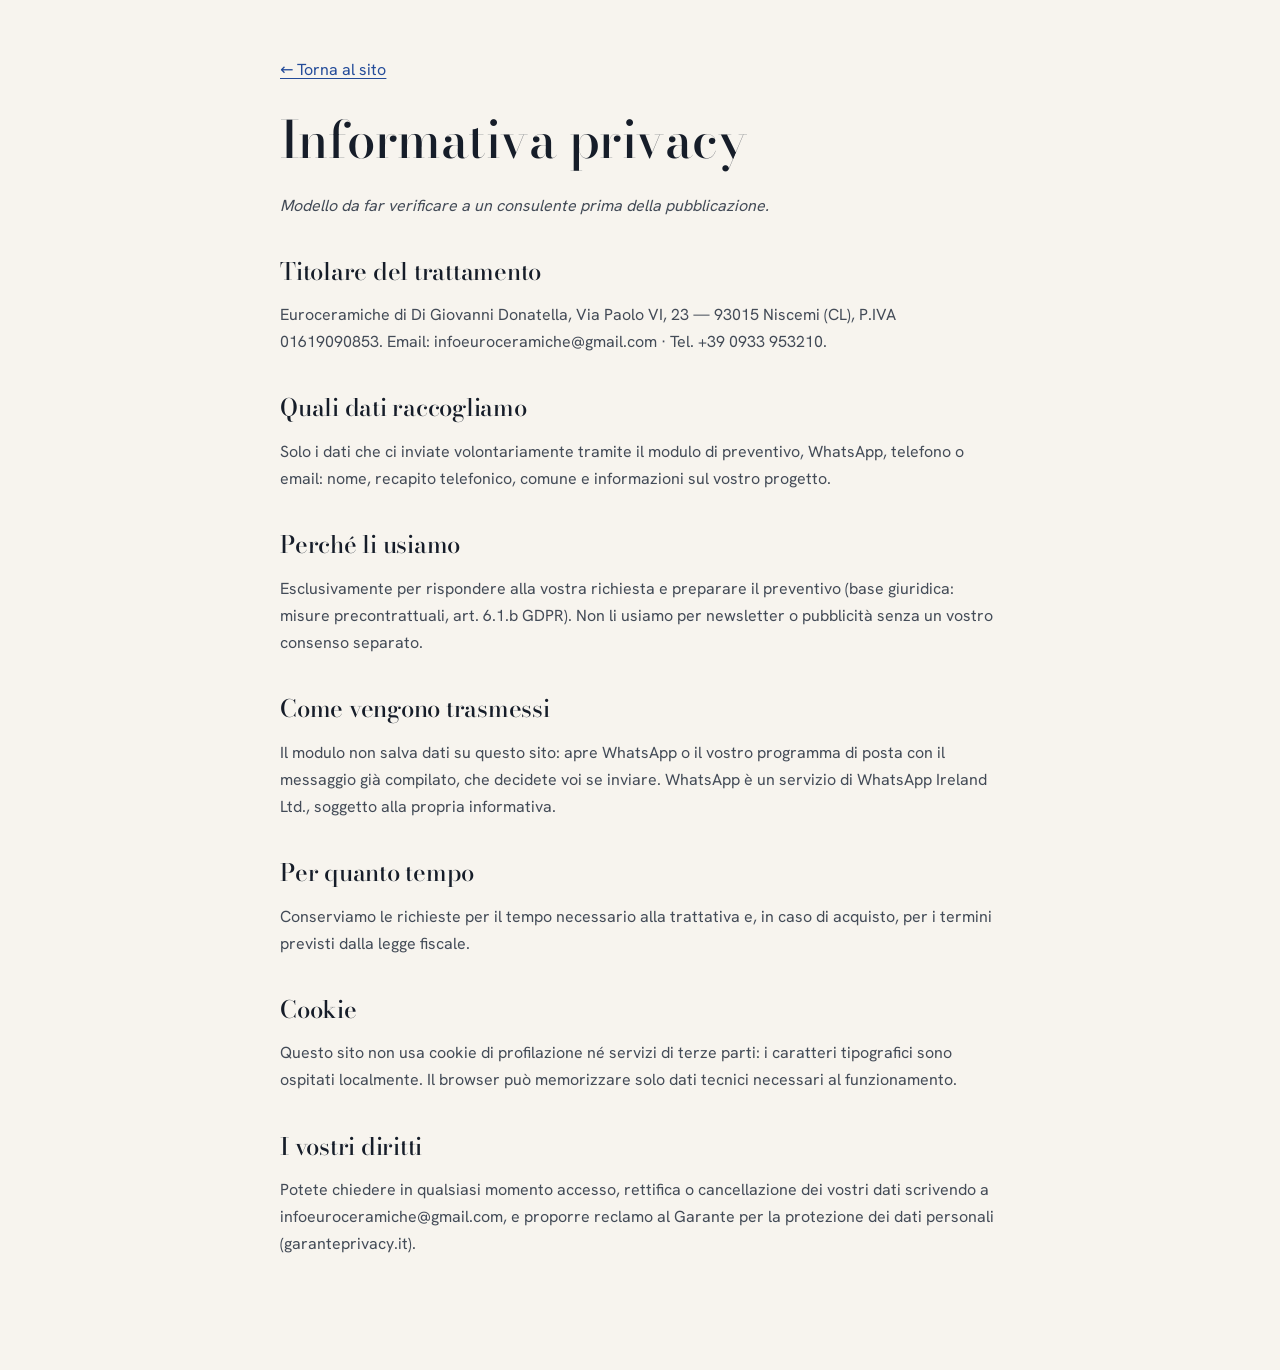
<file: archivio/privacy.html>
<!doctype html>
<html lang="it">
<head>
<meta charset="utf-8">
<meta name="viewport" content="width=device-width, initial-scale=1">
<title>Informativa privacy — Euroceramiche Niscemi</title>
<meta name="robots" content="noindex">
<style>
@font-face { font-family: "Bodoni Moda"; src: url(fonts/bodoni-moda.woff2) format("woff2"); font-weight: 400 600; font-display: swap; }
@font-face { font-family: "Hanken Grotesk"; src: url(fonts/hanken-grotesk.woff2) format("woff2"); font-weight: 400 600; font-display: swap; }
:root { --bg: oklch(96.8% .009 85); --ink: oklch(23% .025 258); --ink-2: oklch(41% .022 258); --accent: oklch(43% .135 262); }
@media (prefers-color-scheme: dark) { :root { --bg: oklch(18.5% .016 258); --ink: oklch(95% .008 85); --ink-2: oklch(80% .012 85); --accent: oklch(72% .12 262); } }
body { margin: 0; background: var(--bg); color: var(--ink); font: 400 1rem/1.7 "Hanken Grotesk", system-ui, sans-serif; -webkit-font-smoothing: antialiased; }
main { width: min(720px, 100% - 32px); margin: 0 auto; padding: 56px 0 96px; }
h1, h2 { font-family: "Bodoni Moda", Georgia, serif; font-weight: 500; letter-spacing: -.01em; line-height: 1.1; }
h1 { font-size: clamp(2.2rem, 6vw, 3.2rem); margin: 28px 0 24px; }
h2 { font-size: 1.5rem; margin: 40px 0 10px; }
p, li { color: var(--ink-2); }
a { color: var(--accent); text-underline-offset: 3px; }
</style>
</head>
<body>
<main>
  <a href="./">← Torna al sito</a>
  <h1>Informativa privacy</h1>
  <p><em>Modello da far verificare a un consulente prima della pubblicazione. </em></p>

  <h2>Titolare del trattamento</h2>
  <p>Euroceramiche di Di Giovanni Donatella, Via Paolo VI, 23 — 93015 Niscemi (CL), P.IVA 01619090853. Email: infoeuroceramiche@gmail.com · Tel. +39 0933 953210.</p>

  <h2>Quali dati raccogliamo</h2>
  <p>Solo i dati che ci inviate volontariamente tramite il modulo di preventivo, WhatsApp, telefono o email: nome, recapito telefonico, comune e informazioni sul vostro progetto.</p>

  <h2>Perché li usiamo</h2>
  <p>Esclusivamente per rispondere alla vostra richiesta e preparare il preventivo (base giuridica: misure precontrattuali, art. 6.1.b GDPR). Non li usiamo per newsletter o pubblicità senza un vostro consenso separato.</p>

  <h2>Come vengono trasmessi</h2>
  <p>Il modulo non salva dati su questo sito: apre WhatsApp o il vostro programma di posta con il messaggio già compilato, che decidete voi se inviare. WhatsApp è un servizio di WhatsApp Ireland Ltd., soggetto alla propria informativa.</p>

  <h2>Per quanto tempo</h2>
  <p>Conserviamo le richieste per il tempo necessario alla trattativa e, in caso di acquisto, per i termini previsti dalla legge fiscale.</p>

  <h2>Cookie</h2>
  <p>Questo sito non usa cookie di profilazione né servizi di terze parti: i caratteri tipografici sono ospitati localmente. Il browser può memorizzare solo dati tecnici necessari al funzionamento.</p>

  <h2>I vostri diritti</h2>
  <p>Potete chiedere in qualsiasi momento accesso, rettifica o cancellazione dei vostri dati scrivendo a infoeuroceramiche@gmail.com, e proporre reclamo al Garante per la protezione dei dati personali (garanteprivacy.it).</p>
</main>
</body>
</html>
</file>
<file: assets/css/site.css>
/* ==========================================================================
   Euroceramiche — foglio di stile comune
   Identità: bianco e nero, cubo, motto "progettare insieme", oro delle stelle del logo.
   Sistema (skill UI/UX Pro Max): Minimalism & Swiss Style, fondo caldo, accento oro,
   contrasto ≥ 4.5:1, target touch ≥ 44px, focus visibile, motion standard con
   prefers-reduced-motion.
   ========================================================================== */
@font-face { font-family: "Hanken Grotesk"; src: url(../fonts/hanken-grotesk.woff2) format("woff2"); font-weight: 100 900; font-style: normal; font-display: swap; }

:root {
  --bg: #faf7f3;            /* bianco caldo */
  --surface: #ffffff;
  --muted: #f1ece5;         /* pietra chiara */
  --ink: #111111;           /* nero del marchio */
  --ink-2: #4a4540;         /* testo secondario — 9:1 su --bg */
  --ink-3: #6b645c;         /* testo terziario — 5.6:1 su --bg */
  --line: #e4ddd3;
  --line-strong: #cfc6ba;
  --gold: #a87b2d;          /* oro delle stelle del logo (decorativo, titoli grandi) */
  --gold-ink: #85601f;      /* oro per testo piccolo — 5.4:1 su --bg */
  --dark: #111111;
  --dark-ink: #f6f2ec;
  --ok: #1f7a4a;
  --danger: #b42318;
  --wa: #1fae5b;

  --font: "Hanken Grotesk", ui-sans-serif, system-ui, -apple-system, "Segoe UI", sans-serif;
  --wrap: 1240px;
  --gutter: clamp(20px, 4vw, 48px);
  --header-h: 76px;
  --radius: 0px;            /* angoli vivi come l'originale */
  --ease: cubic-bezier(.23, 1, .32, 1);
  --t-fast: 180ms;
  --t-base: 260ms;
  --t-slow: 700ms;
}

*, *::before, *::after { box-sizing: border-box; }
html { -webkit-text-size-adjust: 100%; scroll-behavior: smooth; scroll-padding-top: calc(var(--header-h) + 16px); }
body { margin: 0; background: var(--bg); color: var(--ink); font: 400 1.0625rem/1.65 var(--font); -webkit-font-smoothing: antialiased; text-rendering: optimizeLegibility; }
img { display: block; max-width: 100%; height: auto; }
a { color: inherit; }
p { margin: 0; text-wrap: pretty; }
h1, h2, h3 { margin: 0; font-weight: 300; letter-spacing: -.025em; line-height: 1.08; text-wrap: balance; }
h1 strong, h2 strong, h3 strong { font-weight: 700; }
h1 { font-size: clamp(2.6rem, 6vw, 5rem); }
h2 { font-size: clamp(2rem, 4.2vw, 3.4rem); }
h3 { font-size: 1.4rem; font-weight: 600; letter-spacing: -.015em; }
::selection { background: var(--ink); color: var(--bg); }
:focus-visible { outline: 2px solid var(--gold); outline-offset: 3px; }
.sr-only { position: absolute; width: 1px; height: 1px; overflow: hidden; clip: rect(0 0 0 0); white-space: nowrap; }
.skip { position: fixed; left: 16px; top: -64px; z-index: 100; padding: 12px 18px; background: var(--ink); color: var(--bg); text-decoration: none; transition: top var(--t-fast) var(--ease); }
.skip:focus { top: 12px; }

.wrap { width: min(var(--wrap), 100% - 2 * var(--gutter)); margin-inline: auto; }
.section { padding-block: clamp(80px, 11vw, 150px); }
.section--muted { background: var(--muted); }
.section--dark { background: var(--dark); color: var(--dark-ink); }
.eyebrow { display: inline-flex; align-items: center; gap: 12px; font-size: .78rem; font-weight: 600; letter-spacing: .18em; text-transform: uppercase; color: var(--gold-ink); }
.eyebrow svg { width: 22px; height: 22px; }
.section--dark .eyebrow { color: #d7b06a; }
.lead { font-size: clamp(1.08rem, 1.4vw, 1.2rem); color: var(--ink-2); max-width: 56ch; }
.section--dark .lead { color: rgb(246 242 236 / .78); }
.head { display: grid; grid-template-columns: minmax(0, 1.2fr) minmax(0, 1fr); gap: 20px 72px; align-items: end; margin-bottom: clamp(44px, 6vw, 72px); }
.head .eyebrow { grid-column: 1 / -1; }
@media (max-width: 860px) { .head { grid-template-columns: 1fr; } }

/* ---------- pulsanti ---------- */
.btn { --bg-b: var(--ink); --fg-b: var(--bg); display: inline-flex; align-items: center; justify-content: center; gap: 12px; min-height: 52px; padding: 0 28px; border: 1.5px solid var(--bg-b); background: var(--bg-b); color: var(--fg-b); font: 600 .95rem/1 var(--font); letter-spacing: .01em; text-decoration: none; cursor: pointer; transition: background-color var(--t-base) var(--ease), color var(--t-base) var(--ease), border-color var(--t-base) var(--ease), transform var(--t-fast) var(--ease); }
.btn:active { transform: scale(.98); }
.btn svg { width: 18px; height: 18px; flex: none; transition: transform var(--t-base) var(--ease); }
.btn--line { --bg-b: transparent; --fg-b: var(--ink); border-color: var(--ink); }
.btn--light { --bg-b: var(--dark-ink); --fg-b: var(--ink); border-color: var(--dark-ink); }
.btn--wa { --bg-b: var(--wa); --fg-b: #fff; border-color: var(--wa); }
@media (hover: hover) and (pointer: fine) {
  .btn:hover { --bg-b: var(--gold); border-color: var(--gold); --fg-b: #fff; }
  .btn--line:hover { --bg-b: var(--ink); --fg-b: var(--bg); border-color: var(--ink); }
  .btn--light:hover { --bg-b: transparent; --fg-b: var(--dark-ink); border-color: var(--dark-ink); }
  .btn--wa:hover { --bg-b: #178a48; border-color: #178a48; --fg-b: #fff; }
  .btn:hover svg { transform: translateX(4px); }
}
.more { display: inline-flex; align-items: center; gap: 10px; min-height: 44px; font-weight: 600; font-size: .95rem; text-decoration: none; border-bottom: 1.5px solid currentColor; padding-top: 4px; transition: color var(--t-base) var(--ease), gap var(--t-base) var(--ease); }
.more svg { width: 18px; height: 18px; }
@media (hover: hover) and (pointer: fine) { .more:hover { color: var(--gold-ink); gap: 14px; } }

/* ---------- header ---------- */
.header { position: sticky; top: 0; z-index: 50; background: rgb(250 247 243 / .92); backdrop-filter: blur(12px); -webkit-backdrop-filter: blur(12px); border-bottom: 1px solid transparent; transition: border-color var(--t-base) var(--ease); }
.header.is-scrolled { border-bottom-color: var(--line); }
.header .wrap { display: flex; align-items: center; gap: 24px; height: var(--header-h); }
.logo { display: inline-flex; align-items: center; gap: 12px; margin-right: auto; text-decoration: none; }
.logo svg { width: 34px; height: 34px; flex: none; }
.logo span { display: flex; flex-direction: column; line-height: 1; }
.logo b { font-weight: 700; font-size: 1.05rem; letter-spacing: .14em; }
.logo small { margin-top: 5px; font-size: .78rem; font-style: italic; color: var(--ink-3); letter-spacing: .02em; }
.nav { display: flex; align-items: center; gap: 4px; }
.nav a { display: inline-flex; align-items: center; min-height: 44px; padding: 0 12px; font-size: .92rem; font-weight: 500; text-decoration: none; color: var(--ink-2); position: relative; transition: color var(--t-fast) var(--ease); }
.nav a::after { content: ""; position: absolute; left: 12px; right: 12px; bottom: 8px; height: 1.5px; background: var(--gold); transform: scaleX(0); transform-origin: left; transition: transform var(--t-base) var(--ease); }
.nav a[aria-current="page"] { color: var(--ink); }
.nav a[aria-current="page"]::after { transform: scaleX(1); }
@media (hover: hover) and (pointer: fine) { .nav a:hover { color: var(--ink); } .nav a:hover::after { transform: scaleX(1); } }
.header .btn { min-height: 44px; padding: 0 20px; font-size: .88rem; }
.menu-btn { display: none; width: 48px; height: 48px; place-items: center; border: 0; background: none; color: inherit; cursor: pointer; }
.menu-btn svg { width: 26px; height: 26px; }
.menu-btn .l1, .menu-btn .l2 { transition: transform var(--t-base) var(--ease); transform-box: fill-box; transform-origin: center; }
.menu-btn[aria-expanded="true"] .l1 { transform: translateY(3.5px) rotate(45deg); }
.menu-btn[aria-expanded="true"] .l2 { transform: translateY(-3.5px) rotate(-45deg); }
@media (max-width: 1080px) {
  .menu-btn { display: grid; }
  .header .btn { display: none; }
  .nav { position: fixed; inset: var(--header-h) 0 0 0; flex-direction: column; align-items: stretch; gap: 0; padding: 12px var(--gutter) 40px; background: var(--bg); overflow-y: auto; opacity: 0; visibility: hidden; transform: translateY(-8px); transition: opacity var(--t-base) var(--ease), transform var(--t-base) var(--ease), visibility 0s linear var(--t-base); }
  .nav.is-open { opacity: 1; visibility: visible; transform: none; transition-delay: 0s; }
  .nav a { min-height: 60px; padding: 0; font-size: 1.5rem; font-weight: 300; color: var(--ink); border-bottom: 1px solid var(--line); }
  .nav a[aria-current="page"] { font-weight: 700; }
  .nav a::after { display: none; }
  .nav .btn { display: inline-flex; margin-top: 28px; font-size: 1rem; min-height: 56px; border-bottom: 0; color: var(--bg); justify-content: center; }
}
@media (min-width: 1081px) { .nav .btn { display: none; } }

/* ---------- hero: testo su pannello pieno + immagini con controlli ---------- */
.hero { display: grid; grid-template-columns: minmax(0, .95fr) minmax(0, 1.05fr); min-height: calc(100svh - var(--header-h)); }
.hero-text { display: flex; flex-direction: column; justify-content: center; gap: 28px; padding: clamp(40px, 6vw, 96px) var(--gutter) clamp(40px, 6vw, 96px) max(var(--gutter), calc((100vw - var(--wrap)) / 2)); }
.hero-text .lead { max-width: 44ch; }
.hero-cta { display: flex; flex-wrap: wrap; gap: 12px; }
.hero-meta { display: flex; flex-wrap: wrap; gap: 8px 28px; padding-top: 24px; border-top: 1px solid var(--line); font-size: .92rem; color: var(--ink-2); }
.hero-meta a { text-decoration: none; }
.slides { position: relative; overflow: hidden; background: var(--muted); }
.slide { position: absolute; inset: 0; opacity: 0; transition: opacity 900ms var(--ease); }
.slide.is-active { opacity: 1; }
.slide img { width: 100%; height: 100%; object-fit: cover; transform: scale(1.06); transition: transform 6s linear; }
.slide.is-active img { transform: scale(1); }
.slide figcaption { position: absolute; left: 0; bottom: 0; max-width: 80%; padding: 18px 24px; background: var(--ink); color: var(--dark-ink); font-size: .95rem; }
.slide figcaption b { display: block; font-size: 1.15rem; font-weight: 600; }
.slides-bars { position: absolute; right: 40px; bottom: 6px; z-index: 2; display: flex; gap: 6px; }
.slides-bars i { position: relative; width: 32px; height: 3px; border-radius: 2px; overflow: hidden; background: rgb(17 17 17 / .15); }
.slides-bars i::after { content: ""; position: absolute; inset: 0; background: var(--ink); transform: scaleX(0); transform-origin: left; }
.slides-bars i.is-done::after { transform: scaleX(1); }
.slides-bars i.is-run::after { transform: scaleX(1); transition: transform 5000ms linear; }
@media (max-width: 900px) {
  .hero { grid-template-columns: 1fr; min-height: 0; }
  .hero-text { padding: 40px var(--gutter) 36px; }
  .slides { aspect-ratio: 4 / 3.4; order: -1; }
  .slide figcaption { max-width: 85%; padding: 12px 16px; font-size: .85rem; }
  .slide figcaption b { font-size: 1rem; }
}

/* ---------- intestazione delle pagine interne ---------- */
.page-head { padding-block: clamp(56px, 8vw, 104px) clamp(40px, 5vw, 64px); border-bottom: 1px solid var(--line); }
.crumbs { display: flex; flex-wrap: wrap; gap: 8px; margin-bottom: 26px; font-size: .88rem; color: var(--ink-3); }
.crumbs a { color: var(--ink-2); }
.page-head .lead { margin-top: 22px; }
.page-hero-img { margin-top: clamp(40px, 5vw, 64px); aspect-ratio: 21 / 8; overflow: hidden; background: var(--muted); }
.page-hero-img img { width: 100%; height: 100%; object-fit: cover; }
@media (max-width: 700px) { .page-hero-img { aspect-ratio: 4 / 3; } }

/* ---------- cubo decorativo + intro ---------- */
.cube { color: var(--ink); }
.intro { display: grid; grid-template-columns: minmax(0, 1fr) minmax(0, 1fr); gap: clamp(40px, 7vw, 110px); align-items: center; }
.intro-text { display: grid; gap: 24px; justify-items: start; }
.intro-text p { color: var(--ink-2); }
.offset { position: relative; }
.offset::before { content: ""; position: absolute; width: 64px; height: 64px; background: var(--ink); top: -18px; left: -18px; z-index: 0; }
.offset .frame { position: relative; z-index: 1; }
.frame { overflow: hidden; background: var(--muted); }
.frame img { width: 100%; height: 100%; object-fit: cover; transition: transform 1.2s var(--ease); }
.intro .frame { aspect-ratio: 4 / 5; }
@media (max-width: 860px) { .intro { grid-template-columns: 1fr; } .intro .frame { aspect-ratio: 4 / 3; } .offset::before { width: 44px; height: 44px; top: -12px; left: -12px; } }

/* ---------- griglia categorie con quadrato nero sfalsato (dall'originale) ---------- */
.cats { display: grid; grid-template-columns: repeat(3, minmax(0, 1fr)); gap: clamp(36px, 4vw, 56px) clamp(20px, 3vw, 40px); }
.cat { display: grid; gap: 18px; text-decoration: none; }
.cat:nth-child(3n+2) { margin-top: clamp(0px, 5vw, 72px); }
.cat .frame { aspect-ratio: 4 / 4.6; }
.cat h3 { display: flex; align-items: center; justify-content: space-between; gap: 12px; }
.cat h3 svg { width: 22px; height: 22px; flex: none; transition: transform var(--t-base) var(--ease); }
.cat p { color: var(--ink-2); font-size: .98rem; }
@media (hover: hover) and (pointer: fine) { .cat:hover .frame img { transform: scale(1.04); } .cat:hover h3 svg { transform: translateX(6px); color: var(--gold); } }
@media (max-width: 960px) { .cats { grid-template-columns: repeat(2, minmax(0, 1fr)); } .cat:nth-child(3n+2) { margin-top: 0; } .cat:nth-child(2n) { margin-top: 48px; } }
@media (max-width: 560px) { .cats { grid-template-columns: 1fr; } .cat:nth-child(2n) { margin-top: 0; } .cat .frame { aspect-ratio: 4 / 3.2; } }

/* ---------- fascia "progettare insieme" ---------- */
.band { display: grid; grid-template-columns: auto 1fr auto; gap: 40px; align-items: center; }
.band svg.cube { width: clamp(64px, 8vw, 104px); height: auto; color: #d7b06a; }
.band h2 { color: var(--dark-ink); }
@media (max-width: 760px) { .band { grid-template-columns: 1fr; gap: 24px; } }

/* ---------- servizi ---------- */
.services { display: grid; grid-template-columns: repeat(4, minmax(0, 1fr)); border-top: 1px solid var(--line-strong); }
.service { padding: 32px 28px 8px 0; display: grid; gap: 14px; align-content: start; }
.service + .service { padding-left: 28px; border-left: 1px solid var(--line); }
.service svg { width: 34px; height: 34px; color: var(--gold); }
.service p { color: var(--ink-2); font-size: .98rem; }
@media (max-width: 960px) { .services { grid-template-columns: 1fr 1fr; } .service:nth-child(3) { padding-left: 0; border-left: 0; } .service:nth-child(n+3) { border-top: 1px solid var(--line); margin-top: 8px; } }
@media (max-width: 560px) { .services { grid-template-columns: 1fr; } .service, .service + .service { padding: 28px 0 8px; border-left: 0; } .service + .service { border-top: 1px solid var(--line); } }

/* ---------- contenuti delle pagine ---------- */
.split { display: grid; grid-template-columns: minmax(0, 1fr) minmax(0, 1fr); gap: clamp(40px, 7vw, 110px); align-items: start; }
.split + .split { margin-top: clamp(72px, 9vw, 128px); }
.split--rev > :first-child { order: 2; }
.prose { display: grid; gap: 20px; justify-items: start; }
.prose p { color: var(--ink-2); }
.prose h2 + p { margin-top: 4px; }
.list { list-style: none; margin: 4px 0 0; padding: 0; width: 100%; border-top: 1px solid var(--line); }
.list li { display: flex; gap: 14px; padding: 14px 0; border-bottom: 1px solid var(--line); color: var(--ink-2); }
.list li::before { content: ""; width: 10px; height: 10px; margin-top: 9px; flex: none; background: var(--ink); }
.split .frame { aspect-ratio: 4 / 4.4; }
@media (max-width: 860px) { .split { grid-template-columns: 1fr; } .split--rev > :first-child { order: 0; } .split .frame { aspect-ratio: 4 / 3; } }

/* ---------- marchi (in testo, leggibili) ---------- */
.brands { display: grid; grid-template-columns: repeat(4, minmax(0, 1fr)); border-top: 1px solid var(--line-strong); border-left: 1px solid var(--line); }
.brands li { list-style: none; display: grid; place-items: center; min-height: 92px; padding: 16px; border-right: 1px solid var(--line); border-bottom: 1px solid var(--line); font-size: 1.15rem; font-weight: 600; letter-spacing: -.01em; text-align: center; transition: background-color var(--t-base) var(--ease), color var(--t-base) var(--ease); }
.brands { margin: 0; padding: 0; }
@media (hover: hover) and (pointer: fine) { .brands li:hover { background: var(--ink); color: var(--dark-ink); } }
@media (max-width: 860px) { .brands { grid-template-columns: repeat(2, minmax(0, 1fr)); } .brands li { min-height: 72px; font-size: 1rem; } }
.brand-groups { display: grid; gap: 40px; }
.brand-groups h3 { margin-bottom: 18px; }

/* ---------- preventivo ---------- */
.quote { display: grid; grid-template-columns: minmax(0, .8fr) minmax(0, 1.2fr); gap: clamp(40px, 7vw, 100px); align-items: start; }
.quote-aside { display: grid; gap: 22px; position: sticky; top: calc(var(--header-h) + 32px); }
.quote-aside svg.cube { width: 72px; height: 72px; color: #d7b06a; }
.quote-aside ul { list-style: none; margin: 0; padding: 0; display: grid; gap: 10px; color: rgb(246 242 236 / .8); }
.quote-aside li { display: flex; gap: 12px; }
.quote-aside li svg { width: 20px; height: 20px; color: #d7b06a; flex: none; margin-top: 3px; }
@media (max-width: 900px) { .quote { grid-template-columns: 1fr; } .quote-aside { position: static; } }
.form { display: grid; gap: 22px; padding: clamp(24px, 4vw, 44px); background: var(--surface); color: var(--ink); }
.form-row { display: grid; grid-template-columns: 1fr 1fr; gap: 22px; }
@media (max-width: 600px) { .form-row { grid-template-columns: 1fr; } }
.field { display: grid; gap: 8px; align-content: start; }
.field label, .legend { font-size: .9rem; font-weight: 600; color: var(--ink); }
.field .hint { font-size: .85rem; color: var(--ink-3); }
.field input, .field select, .field textarea { width: 100%; min-height: 52px; padding: 0 16px; border: 1.5px solid var(--line-strong); border-radius: var(--radius); background: var(--surface); color: var(--ink); font: 400 1rem var(--font); transition: border-color var(--t-fast) var(--ease), box-shadow var(--t-fast) var(--ease); }
.field textarea { min-height: 120px; padding: 14px 16px; resize: vertical; line-height: 1.5; }
.field select { appearance: none; -webkit-appearance: none; padding-right: 44px; cursor: pointer; background: var(--surface) url("data:image/svg+xml,<svg xmlns='http://www.w3.org/2000/svg' viewBox='0 0 24 24' fill='none' stroke='%23111' stroke-width='1.8' stroke-linecap='round'><path d='M7 10l5 5 5-5'/></svg>") no-repeat right 14px center / 20px; }
.field input:focus, .field select:focus, .field textarea:focus { outline: none; border-color: var(--ink); box-shadow: 0 0 0 3px rgb(168 123 45 / .3); }
.field [aria-invalid="true"] { border-color: var(--danger); }
.field .error { display: none; align-items: center; gap: 6px; font-size: .88rem; color: var(--danger); }
.field:has([aria-invalid="true"]) .error { display: flex; }
fieldset { border: 0; margin: 0; padding: 0; min-width: 0; }
.legend { margin-bottom: 10px; padding: 0; }
.choices { display: flex; flex-wrap: wrap; gap: 8px; }
.choice input { position: absolute; opacity: 0; pointer-events: none; }
.choice span { display: inline-flex; align-items: center; min-height: 44px; padding: 0 16px; border: 1.5px solid var(--line-strong); cursor: pointer; font-size: .95rem; transition: background-color var(--t-fast) var(--ease), color var(--t-fast) var(--ease), border-color var(--t-fast) var(--ease); user-select: none; }
.choice input:checked + span { background: var(--ink); border-color: var(--ink); color: var(--bg); }
.choice input:focus-visible + span { outline: 2px solid var(--gold); outline-offset: 2px; }
@media (hover: hover) and (pointer: fine) { .choice span:hover { border-color: var(--ink); } }
.consent { display: flex; gap: 12px; align-items: flex-start; font-size: .92rem; color: var(--ink-2); cursor: pointer; }
.consent input { width: 20px; height: 20px; margin-top: 2px; accent-color: var(--ink); flex: none; }
.consent-wrap .error { display: none; margin-top: 6px; font-size: .88rem; color: var(--danger); }
.consent-wrap:has([aria-invalid="true"]) .error { display: block; }
.submit { display: flex; flex-wrap: wrap; gap: 12px; }
.submit small { flex-basis: 100%; color: var(--ink-3); font-size: .88rem; }
@media (max-width: 600px) { .submit .btn { flex: 1 1 100%; } }

/* ---------- contatti / orari ---------- */
.contact { display: grid; grid-template-columns: minmax(0, 1fr) minmax(0, 1fr); gap: clamp(32px, 6vw, 80px); }
.info { display: grid; gap: 28px; align-content: start; }
.info address { font-style: normal; font-size: clamp(1.5rem, 2.6vw, 2.1rem); font-weight: 300; line-height: 1.2; }
.info address strong { font-weight: 700; }
.channels { display: grid; gap: 4px; }
.channels a { display: flex; align-items: center; gap: 14px; min-height: 48px; text-decoration: none; font-size: 1.05rem; border-bottom: 1px solid var(--line); }
.channels svg { width: 20px; height: 20px; color: var(--gold-ink); flex: none; }
@media (hover: hover) and (pointer: fine) { .channels a:hover { color: var(--gold-ink); } }
.hours { width: 100%; border-collapse: collapse; font-variant-numeric: tabular-nums; }
.hours th, .hours td { padding: 12px 0; border-bottom: 1px solid var(--line); text-align: left; font-weight: 400; }
.hours td { text-align: right; }
.hours tr.is-today th, .hours tr.is-today td { font-weight: 700; }
.hours tr.is-today th::after { content: "oggi"; margin-left: 10px; padding: 2px 8px; font-size: .72rem; font-weight: 600; text-transform: uppercase; letter-spacing: .08em; background: var(--ink); color: var(--bg); vertical-align: 2px; }
.status { display: inline-flex; align-items: center; gap: 10px; font-weight: 600; }
.status i { width: 10px; height: 10px; border-radius: 50%; background: var(--ink-3); }
.status[data-open="true"] i { background: var(--ok); box-shadow: 0 0 0 4px rgb(31 122 74 / .18); }
.map-card { display: grid; gap: 18px; align-content: start; padding: clamp(24px, 4vw, 40px); background: var(--muted); }
@media (max-width: 860px) { .contact { grid-template-columns: 1fr; } }

/* ---------- FAQ ---------- */
.faq { border-top: 1px solid var(--line-strong); }
.faq details { border-bottom: 1px solid var(--line); }
.faq summary { display: flex; align-items: center; justify-content: space-between; gap: 16px; min-height: 64px; padding: 16px 0; cursor: pointer; list-style: none; font-size: 1.12rem; font-weight: 600; }
.faq summary::-webkit-details-marker { display: none; }
.faq summary::after { content: ""; width: 14px; height: 14px; flex: none; background: linear-gradient(currentColor, currentColor) center / 100% 1.5px no-repeat, linear-gradient(currentColor, currentColor) center / 1.5px 100% no-repeat; transition: transform var(--t-base) var(--ease); }
.faq details[open] summary::after { transform: rotate(45deg); }
.faq details p { padding: 0 0 22px; color: var(--ink-2); max-width: 62ch; }

/* ---------- footer ---------- */
.footer { background: var(--dark); color: var(--dark-ink); padding-block: clamp(64px, 8vw, 104px) 32px; }
.footer-grid { display: grid; grid-template-columns: 1.3fr 1fr 1fr 1fr; gap: 40px; }
.footer .logo small { color: rgb(246 242 236 / .6); }
.footer .logo svg { color: #d7b06a; }
.footer h2 { font-size: .8rem; font-weight: 600; letter-spacing: .16em; text-transform: uppercase; color: rgb(246 242 236 / .6); margin-bottom: 16px; }
.footer ul { list-style: none; margin: 0; padding: 0; display: grid; gap: 4px; }
.footer a { display: inline-flex; min-height: 36px; align-items: center; text-decoration: none; color: rgb(246 242 236 / .86); }
@media (hover: hover) and (pointer: fine) { .footer a:hover { color: #d7b06a; } }
.footer-brand p { margin-top: 18px; color: rgb(246 242 236 / .7); max-width: 32ch; }
.stars { display: inline-flex; gap: 4px; margin-top: 14px; color: #d7b06a; }
.stars svg { width: 16px; height: 16px; }
.footer-legal { margin-top: 56px; padding-top: 24px; border-top: 1px solid rgb(246 242 236 / .16); display: flex; flex-wrap: wrap; justify-content: space-between; gap: 8px 24px; font-size: .86rem; color: rgb(246 242 236 / .62); }
@media (max-width: 900px) { .footer-grid { grid-template-columns: 1fr 1fr; } .footer-brand { grid-column: 1 / -1; } }

/* ---------- WhatsApp e barra mobile ---------- */
.wa-float { position: fixed; right: 22px; bottom: 22px; z-index: 40; width: 60px; height: 60px; border-radius: 50%; display: grid; place-items: center; background: var(--wa); color: #fff; box-shadow: 0 10px 26px -10px rgb(0 0 0 / .45); transition: transform var(--t-fast) var(--ease); }
.wa-float svg { width: 28px; height: 28px; }
.wa-float:active { transform: scale(.95); }
.mbar { display: none; }
@media (max-width: 760px) {
  .wa-float { display: none; }
  body { padding-bottom: calc(64px + env(safe-area-inset-bottom)); }
  .mbar { position: fixed; left: 0; right: 0; bottom: 0; z-index: 45; display: grid; grid-template-columns: 1fr 1fr 1.2fr; border-top: 1px solid var(--line); background: var(--bg); padding-bottom: env(safe-area-inset-bottom); }
  .mbar a { display: flex; align-items: center; justify-content: center; gap: 8px; min-height: 64px; text-decoration: none; font-size: .9rem; font-weight: 600; }
  .mbar a + a { border-left: 1px solid var(--line); }
  .mbar svg { width: 20px; height: 20px; }
  .mbar .wa svg { color: var(--wa); }
  .mbar .main { background: var(--ink); color: var(--bg); }
}
.toast { position: fixed; left: 50%; bottom: 28px; z-index: 70; translate: -50% 0; max-width: calc(100% - 32px); padding: 16px 22px; background: var(--ink); color: var(--bg); font-size: .95rem; opacity: 0; transform: translateY(12px); pointer-events: none; transition: opacity var(--t-base) var(--ease), transform var(--t-base) var(--ease); }
.toast.is-on { opacity: 1; transform: none; }
@media (max-width: 760px) { .toast { bottom: calc(80px + env(safe-area-inset-bottom)); } }

/* ==========================================================================
   Effetti di ingresso e di scroll (skill: expo.out 400–700ms, titoli brevi
   parola per parola, spostamenti piccoli, tutto visibile senza JS,
   nessun effetto con prefers-reduced-motion)
   ========================================================================== */
:root { --ease-expo: cubic-bezier(.16, 1, .3, 1); }

/* barra di avanzamento dorata */
.progress { position: fixed; top: 0; left: 0; right: 0; height: 3px; z-index: 60; background: var(--gold); transform-origin: left; transform: scaleX(var(--sp, 0)); pointer-events: none; }

/* apertura della pagina */
.js .header { transform: translateY(-100%); transition: transform 700ms var(--ease-expo), border-color var(--t-base) var(--ease); }
.js.is-loaded .header { transform: none; }
.js .hero .slides, .js .page-hero-img { clip-path: inset(0 0 0 100%); transition: clip-path 1200ms var(--ease-expo) 150ms; }
.js.is-loaded .hero .slides, .js.is-loaded .page-hero-img { clip-path: inset(0 0 0 0); }
.js .hero .slide.is-active img { transform: scale(1.18); }
.js.is-loaded .hero .slide.is-active img { transform: scale(1); transition: transform 2400ms var(--ease-expo); }
.js .slides-bars { opacity: 0; transition: opacity 600ms var(--ease) 1100ms; }
.js.is-loaded .slides-bars { opacity: 1; }

/* titoli che salgono parola per parola */
.words .w { display: inline-block; overflow: hidden; vertical-align: top; padding-bottom: .08em; margin-bottom: -.08em; }
.words .w > span { display: inline-block; transform: translateY(105%); transition: transform 700ms var(--ease-expo); transition-delay: calc(var(--wi) * 55ms + var(--wd, 0ms)); }
.words.is-in .w > span { transform: none; }

/* foto che si svelano dal basso e si assestano */
.js [data-clip] { clip-path: inset(100% 0 0 0); transition: clip-path 1000ms var(--ease-expo); }
.js [data-clip].is-in { clip-path: inset(0 0 0 0); }
.js [data-clip] img { transform: translateY(var(--py, 0px)) scale(1.18); transition: transform 1400ms var(--ease-expo); }
.js [data-clip].is-in img { transform: translateY(var(--py, 0px)) scale(1.06); }
@media (hover: hover) and (pointer: fine) { .js .cat:hover [data-clip].is-in img { transform: translateY(var(--py, 0px)) scale(1.1); } }

/* quadrato nero del marchio che entra dietro la foto */
.js .offset::before { transform: scale(0); transform-origin: top left; transition: transform 700ms var(--ease-expo) 350ms; }
.js .offset.is-in::before { transform: scale(1); }

/* icone dei servizi che si disegnano */
.js .service svg * { stroke-dasharray: 80; stroke-dashoffset: 80; transition: stroke-dashoffset 1200ms var(--ease-expo); transition-delay: calc(var(--i, 0) * 120ms + 200ms); }
.js .service.is-in svg * { stroke-dashoffset: 0; }

/* cubo che ruota con lo scroll */
.band svg.cube, .quote-aside svg.cube { transform: rotate(var(--rot, 0deg)); }

/* griglia marchi: le celle compaiono a cascata */
.js .brands li { opacity: 0; transform: translateY(10px); transition: opacity 500ms var(--ease-expo), transform 500ms var(--ease-expo), background-color var(--t-base) var(--ease), color var(--t-base) var(--ease); transition-delay: calc(var(--bi, 0) * 50ms); }
.js .is-in .brands li, .js .brands.is-in li { opacity: 1; transform: none; }

@media (prefers-reduced-motion: reduce) {
  .js .header, .js .hero .slides, .js .page-hero-img, .js [data-clip], .js .offset::before, .js .brands li, .js .slides-bars { transform: none !important; clip-path: none !important; opacity: 1 !important; }
  .js [data-clip] img, .js .hero .slide img { transform: none !important; }
  .words .w > span { transform: none !important; }
  .js .service svg * { stroke-dashoffset: 0 !important; }
  .band svg.cube, .quote-aside svg.cube { transform: none !important; }
  .progress { display: none; }
}

/* ==========================================================================
   Intro all'ingresso (splash): cubo, EUROCERAMICHE, "progettiamo insieme", poi si dissolve.
   Solo al primo ingresso della sessione; si dissolve via CSS anche se il JS si ferma.
   ========================================================================== */
.splash { display: none; }
.js:not(.splash-done) .splash {
  position: fixed; inset: 0; z-index: 200; display: grid; place-items: center; background: var(--bg); cursor: pointer;
  animation: introOut 700ms var(--ease) 2000ms forwards;
}
.splash-in { display: grid; justify-items: center; gap: 14px; text-align: center; padding: 24px; animation: introGrow 700ms var(--ease) 2000ms forwards; }
.splash-cube { width: clamp(56px, 9vw, 76px); height: auto; color: var(--ink); margin-bottom: 8px; }
.splash-cube path { stroke-dasharray: 90; stroke-dashoffset: 90; animation: introDraw 1000ms var(--ease-expo, cubic-bezier(.16,1,.3,1)) 100ms forwards; }
.splash-name { font-weight: 700; font-size: clamp(1.6rem, 5.4vw, 3rem); letter-spacing: .6em; margin-right: -.6em; opacity: 0; animation: introName 1100ms cubic-bezier(.16,1,.3,1) 450ms forwards; }
.splash-tag { font-style: italic; font-size: clamp(1rem, 2.2vw, 1.25rem); color: var(--gold-ink); opacity: 0; transform: translateY(8px); animation: introTag 700ms cubic-bezier(.16,1,.3,1) 1050ms forwards; }
@keyframes introDraw { to { stroke-dashoffset: 0; } }
@keyframes introName { to { opacity: 1; letter-spacing: .22em; margin-right: -.22em; } }
@keyframes introTag { to { opacity: 1; transform: none; } }
@keyframes introGrow { to { transform: scale(1.05); } }
@keyframes introOut { to { opacity: 0; visibility: hidden; } }
.splash.is-skip { animation: introOut 350ms var(--ease) forwards !important; }
@media (prefers-reduced-motion: reduce) { .splash { display: none !important; } }

/* ---------- comparsa allo scroll: stagger standard (skill: 300–450ms) ---------- */
.js [data-reveal] { opacity: 0; transform: translateY(16px); transition: opacity 450ms var(--ease), transform 450ms var(--ease); transition-delay: calc(var(--i, 0) * 60ms); }
.js [data-reveal].is-in { opacity: 1; transform: none; }

@media (prefers-reduced-motion: reduce) {
  html { scroll-behavior: auto; }
  *, *::before, *::after { transition-duration: 1ms !important; animation: none !important; transition-delay: 0s !important; }
  .js [data-reveal] { opacity: 1; transform: none; }
  .slide img { transform: none !important; }
}
</file>
